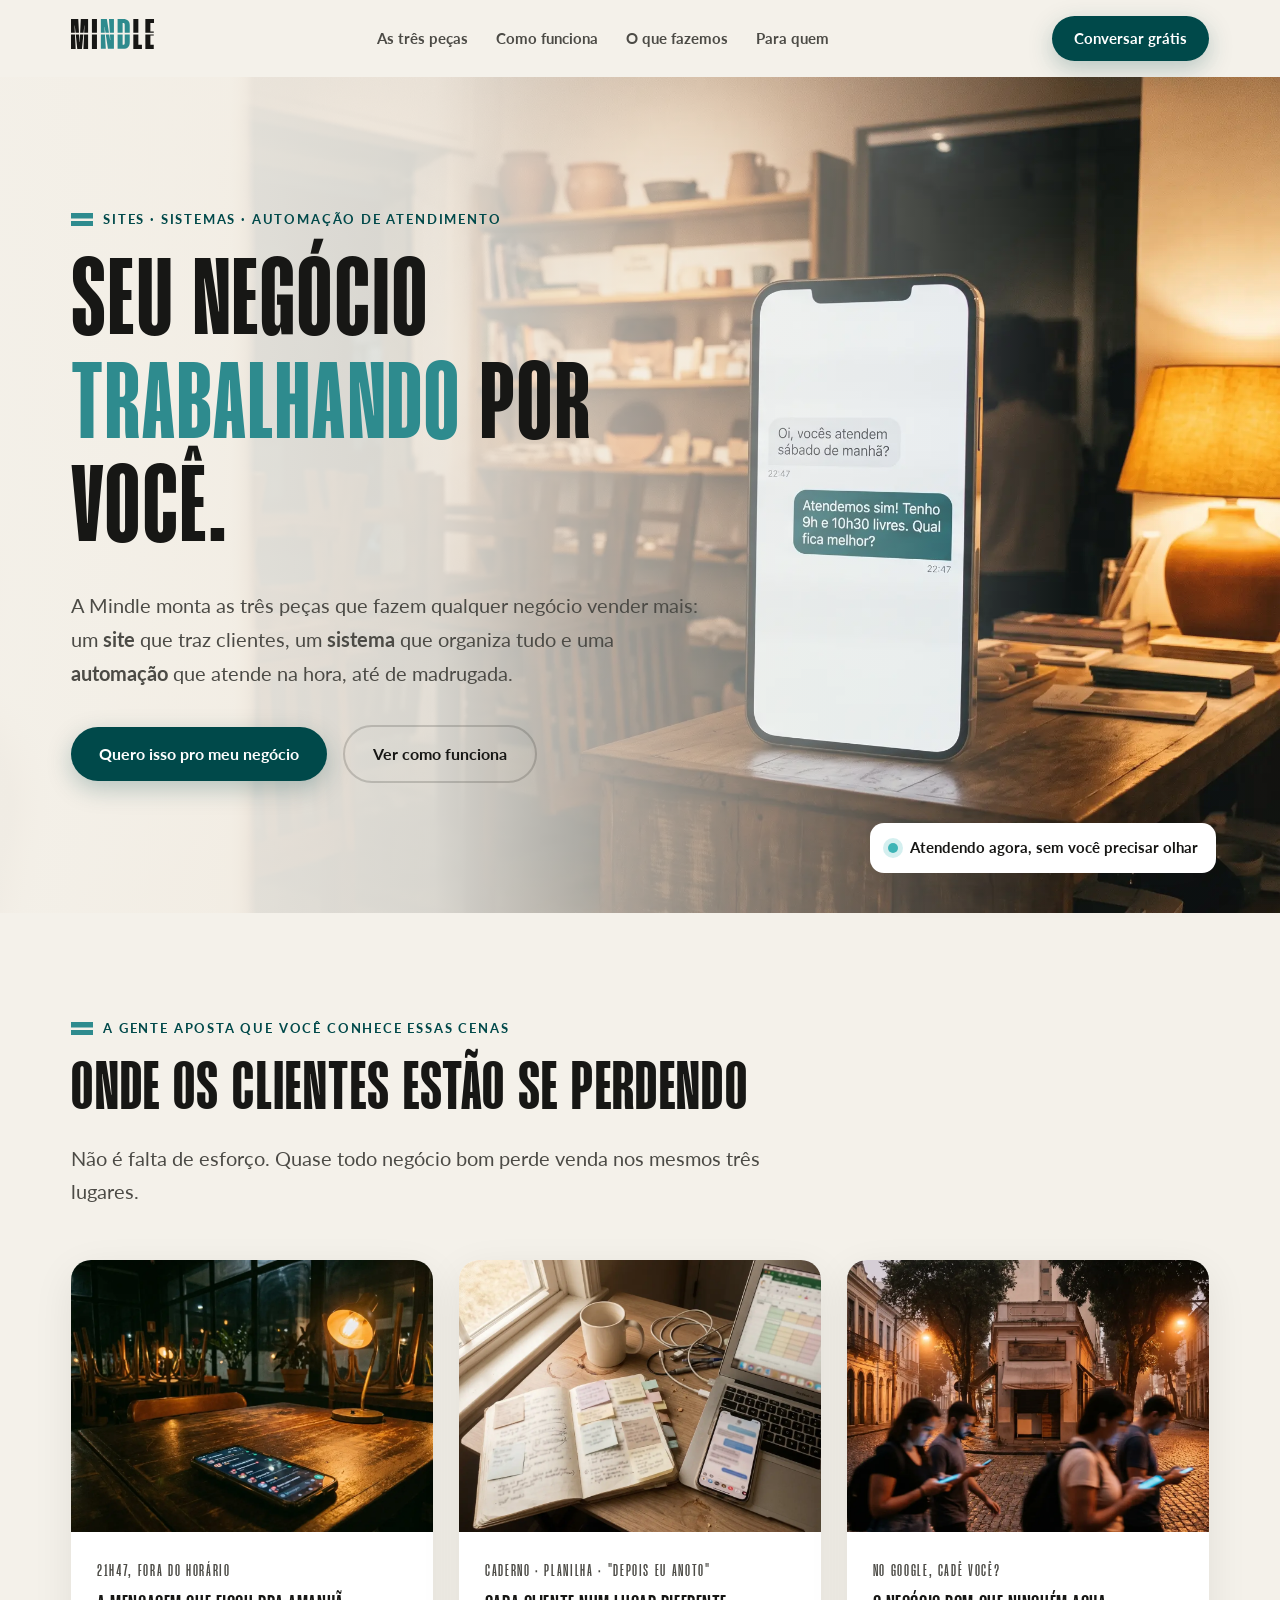
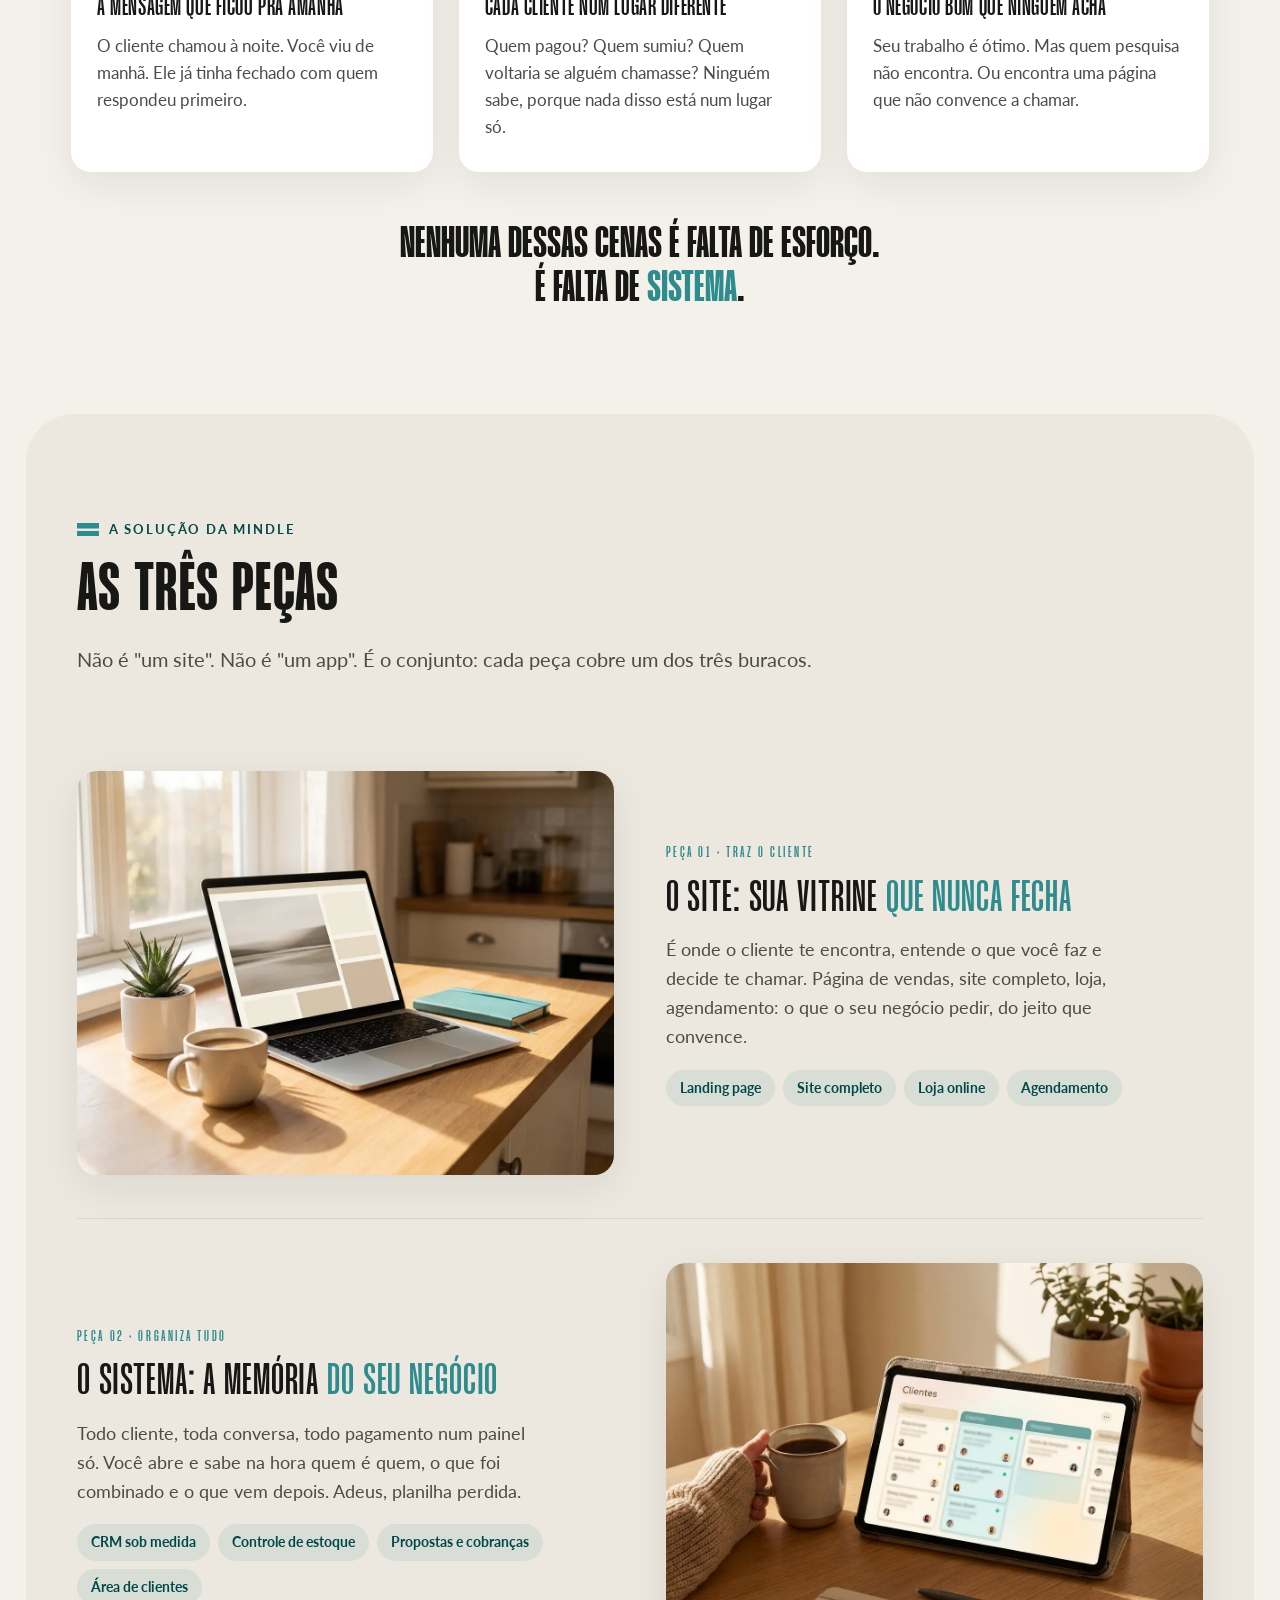
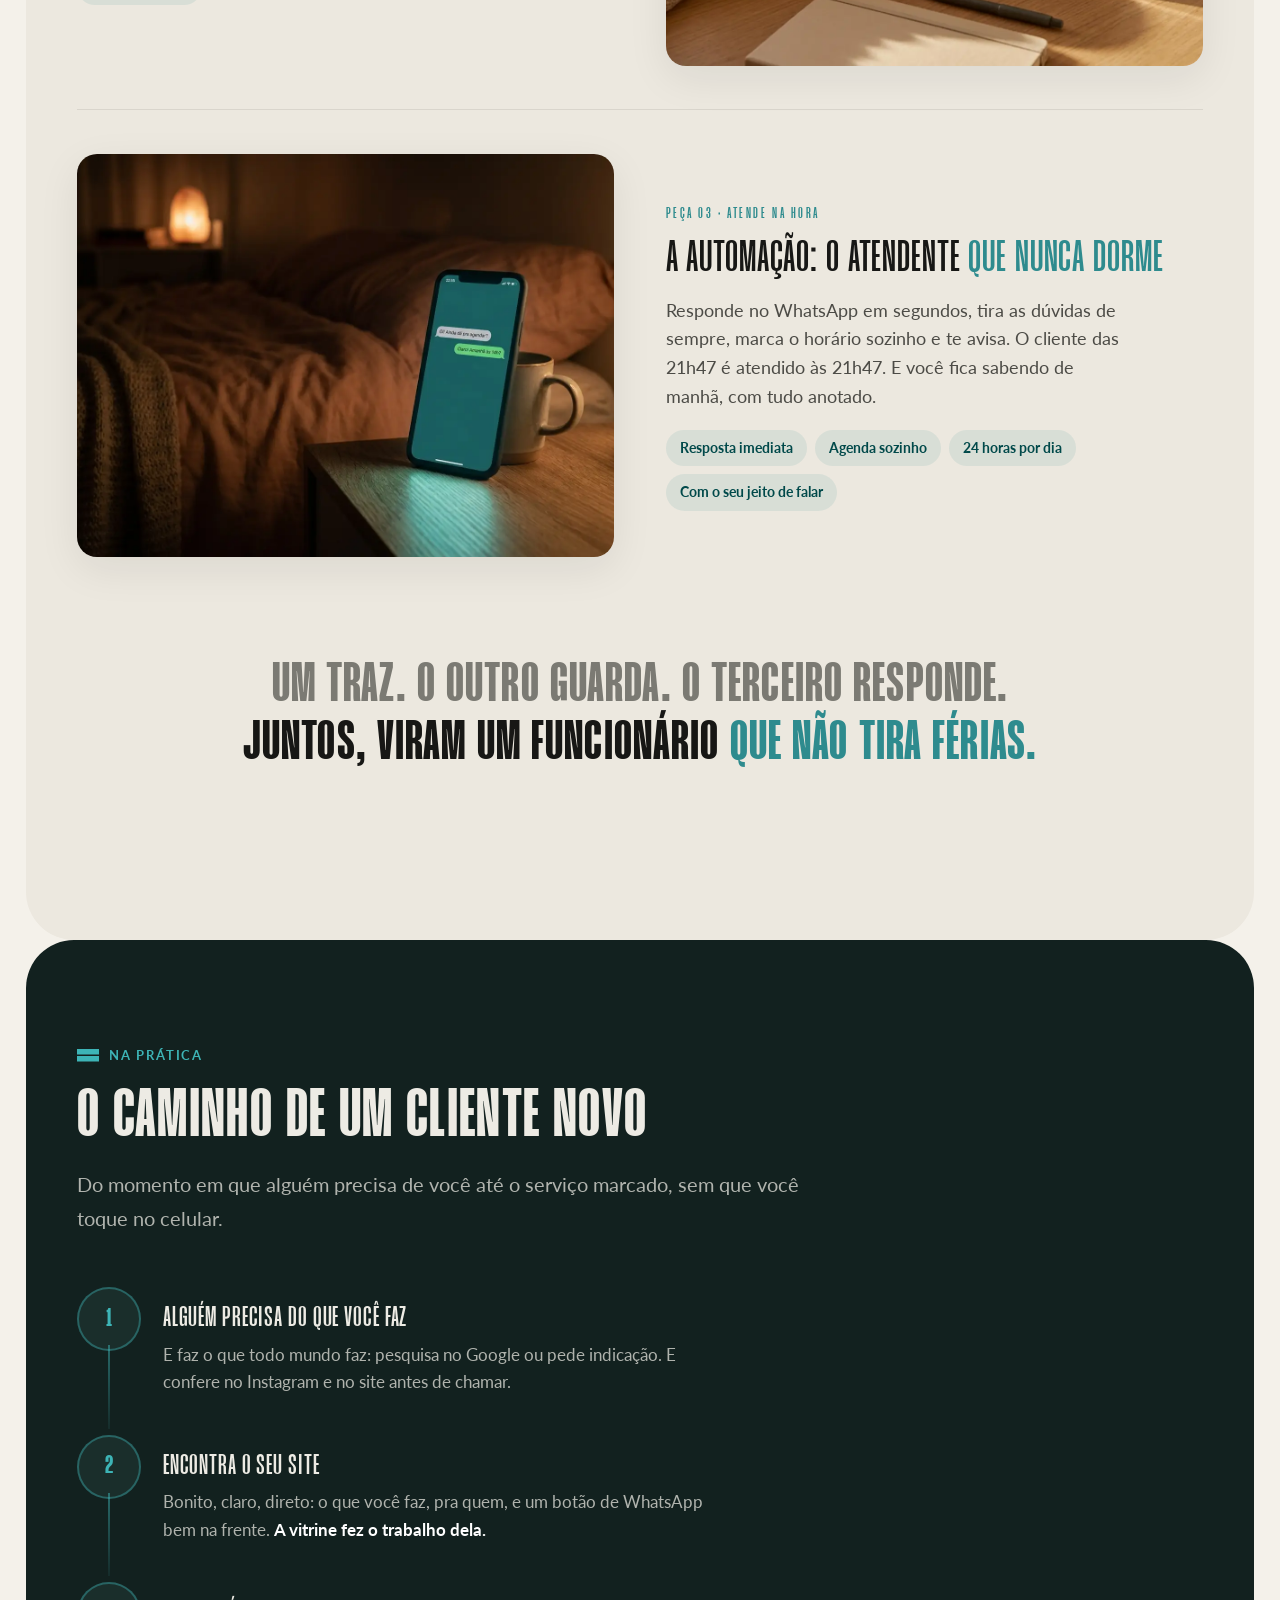
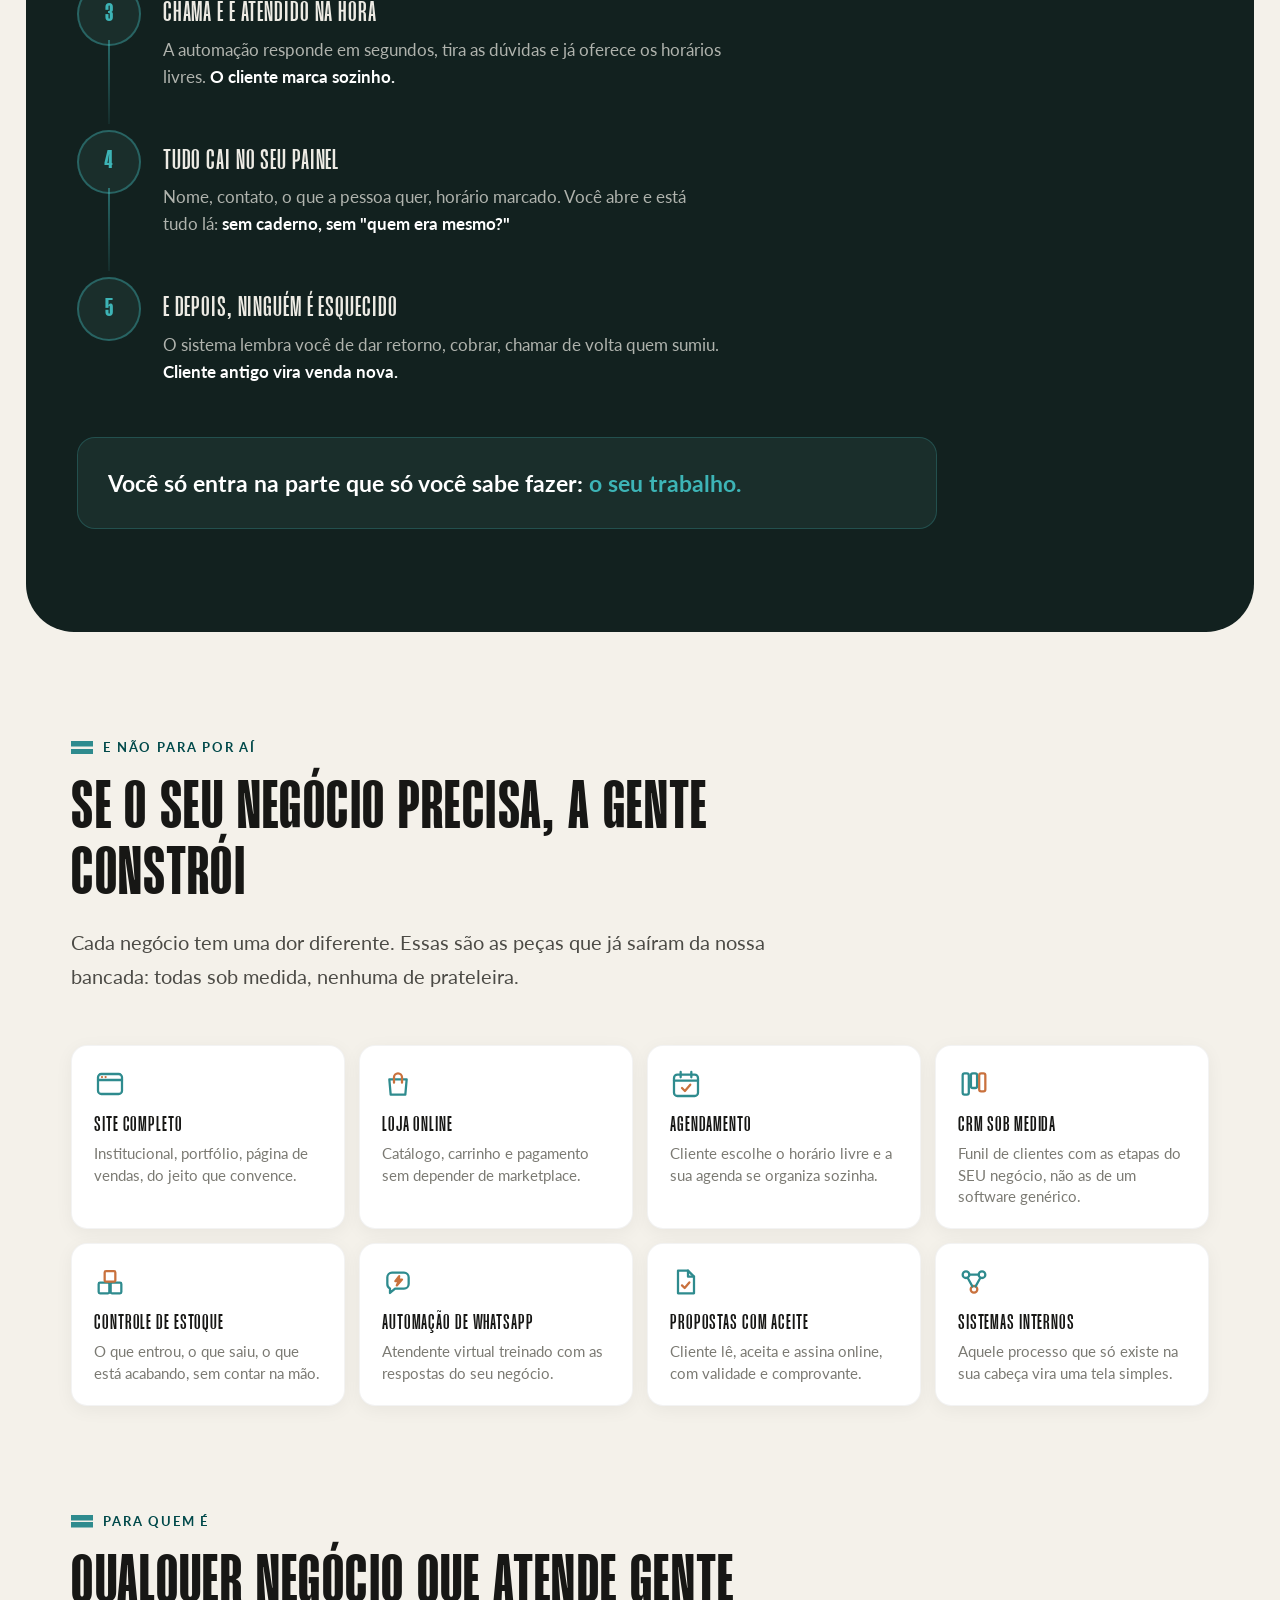
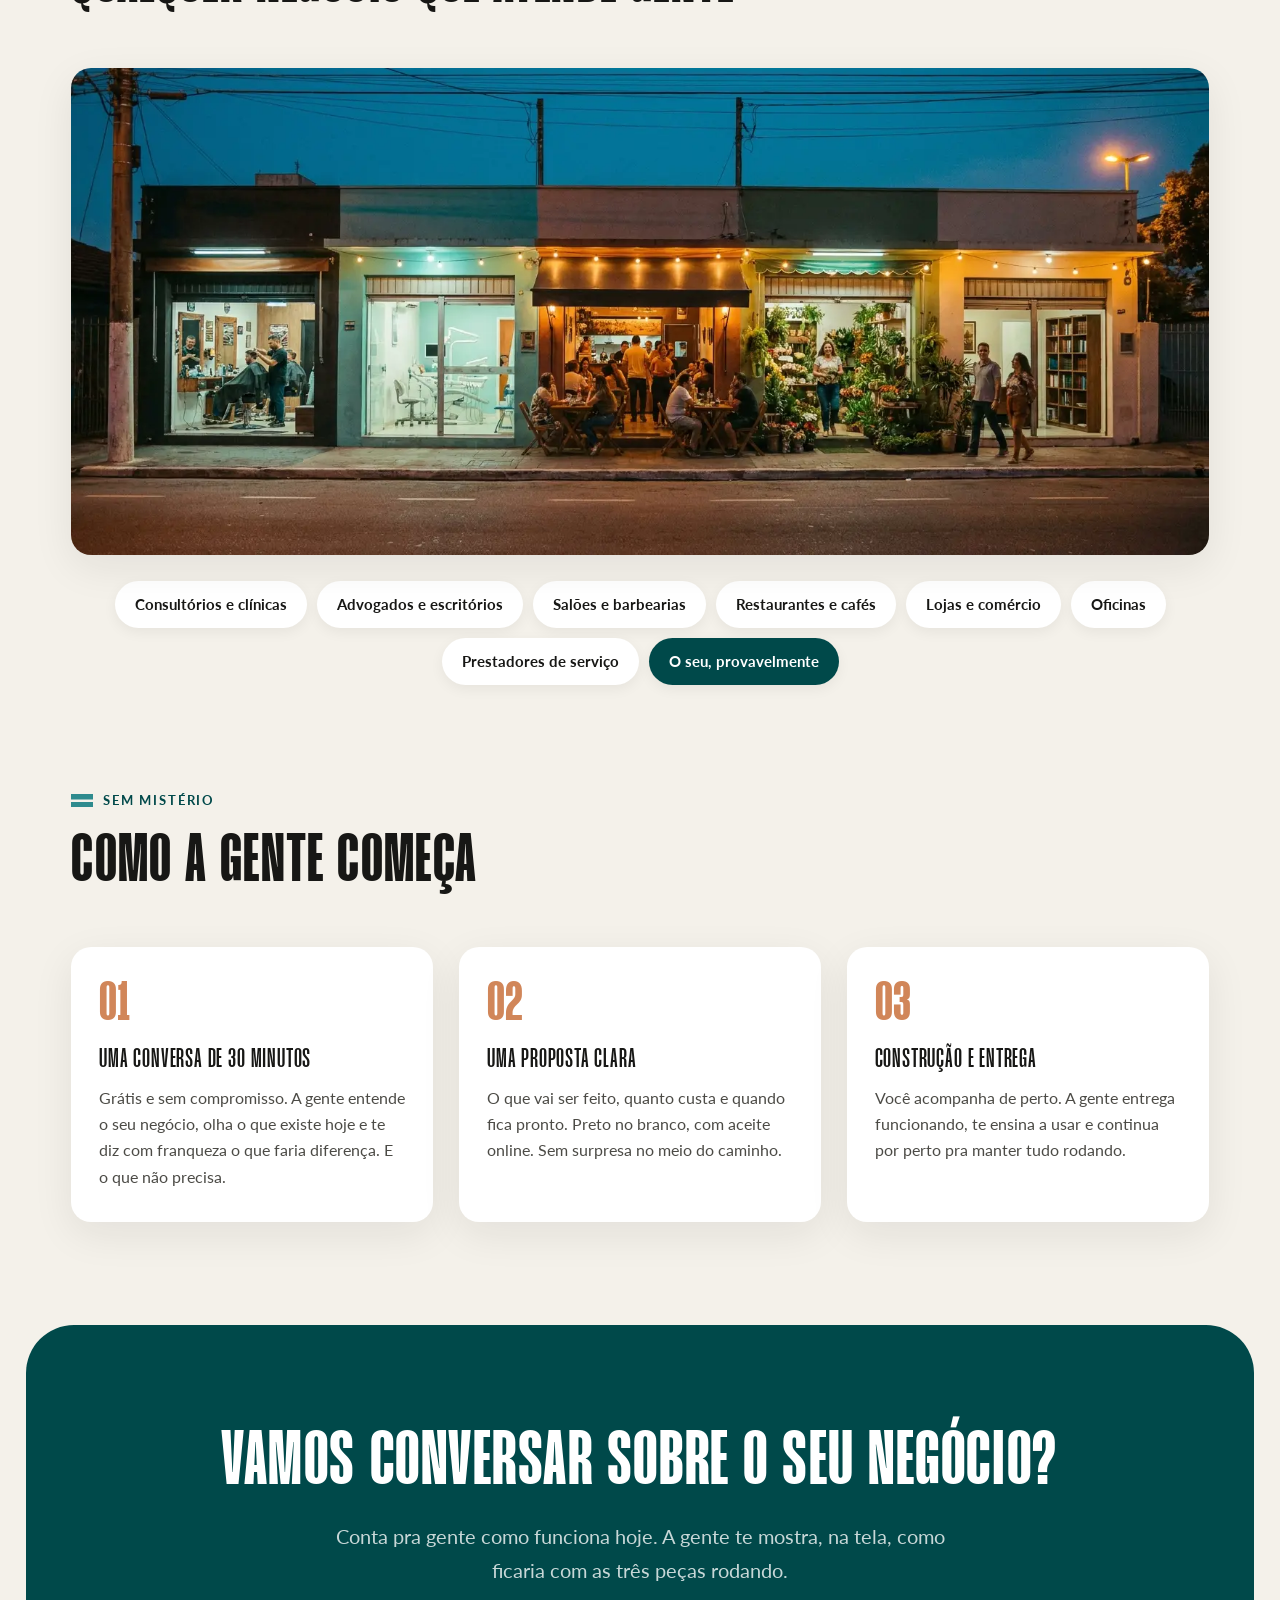
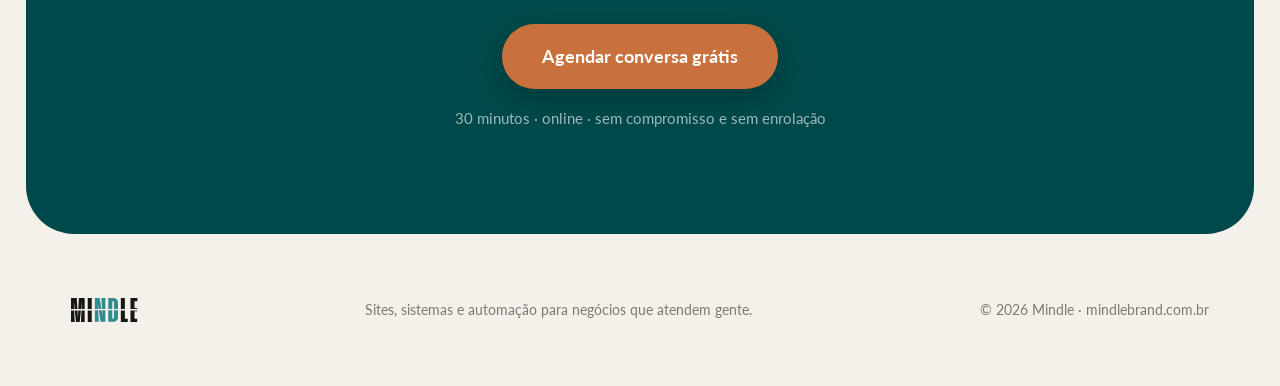
<file: index.html>
<!DOCTYPE html>
<html lang="pt-BR">
<head>
  <meta charset="UTF-8">
  <meta name="viewport" content="width=device-width, initial-scale=1.0">
  <title>Mindle · Site, sistema e automação para seu negócio</title>
  <meta name="description" content="A Mindle monta as três peças que fazem um negócio vender mais: site que traz cliente, sistema que organiza tudo e automação que atende até de madrugada.">

  <!-- Open Graph -->
  <meta property="og:title" content="Mindle · seu negócio funcionando por inteiro">
  <meta property="og:description" content="Um site que traz cliente. Um sistema que organiza. Um atendente que nunca dorme. As três peças, juntas.">
  <meta property="og:type" content="website">
  <meta property="og:url" content="https://mindlebrand.com.br/">
  <meta property="og:image" content="https://mindlebrand.com.br/assets/og-image.jpg">
  <meta property="og:image:width" content="1200">
  <meta property="og:image:height" content="630">
  <meta property="og:image:alt" content="Mindle — seu negócio trabalhando por você">
  <meta property="og:locale" content="pt_BR">
  <meta property="og:site_name" content="Mindle">
  <meta name="twitter:card" content="summary_large_image">
  <meta name="twitter:title" content="Mindle · seu negócio funcionando por inteiro">
  <meta name="twitter:description" content="Um site que traz cliente. Um sistema que organiza. Um atendente que nunca dorme. As três peças, juntas.">
  <meta name="twitter:image" content="https://mindlebrand.com.br/assets/og-image.jpg">

  <link rel="canonical" href="https://mindlebrand.com.br/">

  <link rel="icon" type="image/svg+xml" href='data:image/svg+xml,<svg xmlns="http://www.w3.org/2000/svg" viewBox="0 0 64 64"><rect width="64" height="64" rx="9" fill="%23F4F1EA"/><rect x="17" y="13" width="30" height="17" fill="%232E8B8E"/><rect x="17" y="34" width="30" height="18" fill="%232E8B8E"/></svg>'>

  <link rel="preconnect" href="https://fonts.googleapis.com">
  <link rel="preconnect" href="https://fonts.gstatic.com" crossorigin>
  <link href="https://fonts.googleapis.com/css2?family=Lato:ital,wght@0,400;0,700;1,400&display=swap" rel="stylesheet">
  <link rel="preload" as="image" href="assets/novo/hero.webp" media="(min-width: 901px)">
  <link rel="preload" as="image" href="assets/novo/hero-mobile.webp" media="(max-width: 900px)">

  <style>
    /* ════════════════════════════════════════════════════════
       MINDLE / NOVO — página independente, claro-primeiro.
       Não depende de styles.css. Paleta: creme + teal + terracota.
       ════════════════════════════════════════════════════════ */
    @font-face {
      font-family: 'Mango Grotesque';
      src: url('assets/fonts/MangoGrotesque-Medium.woff2') format('woff2');
      font-weight: 500; font-style: normal; font-display: swap;
    }
    @font-face {
      font-family: 'Mango Grotesque';
      src: url('assets/fonts/MangoGrotesque-Bold.woff2') format('woff2');
      font-weight: 700; font-style: normal; font-display: swap;
    }
    @font-face {
      font-family: 'Mango Grotesque';
      src: url('assets/fonts/MangoGrotesque-Black.woff2') format('woff2');
      font-weight: 900; font-style: normal; font-display: swap;
    }

    :root {
      --cream:      #F4F1EA;
      --cream-soft: #ECE8DF;
      --card:       #FFFFFF;
      --ink:        #171715;
      --ink-soft:   #4C4B46;
      --muted:      #7B7A73;

      --teal:        #2E8B8E;
      --teal-deep:   #00494A;
      --teal-bright: #3DB4B6;
      --terra:       #C9713D;
      --terra-soft:  #F3DFCE;

      --dark:       #12211F;
      --dark-2:     #1A2E2B;

      --display: 'Mango Grotesque', 'Arial Narrow', sans-serif;
      --body: 'Lato', sans-serif;

      --h1: clamp(52px, 8.5vw, 124px);
      --h2: clamp(40px, 5.4vw, 78px);
      --h3: clamp(26px, 2.8vw, 38px);

      --pad: clamp(20px, 4vw, 64px);
      --radius: 20px;
      --shadow: 0 12px 40px rgba(23, 23, 21, 0.08);
      --ease: cubic-bezier(0.16, 1, 0.3, 1);
    }

    * { margin: 0; padding: 0; box-sizing: border-box; }
    html { scroll-behavior: smooth; }
    body {
      font-family: var(--body);
      background: var(--cream);
      color: var(--ink);
      font-size: 17.5px;
      line-height: 1.65;
      -webkit-font-smoothing: antialiased;
      overflow-x: hidden;
    }
    img { max-width: 100%; display: block; }
    a { color: inherit; }

    .wrap { max-width: 1240px; margin: 0 auto; padding: 0 var(--pad); }

    .display { font-family: var(--display); font-weight: 700; line-height: 0.95; letter-spacing: 0.02em; text-transform: uppercase; }
    .h2 { font-size: var(--h2); }
    .h3 { font-size: var(--h3); line-height: 1.05; font-weight: 500; }

    .eyebrow {
      display: inline-flex; align-items: center; gap: 10px;
      font-size: 13px; font-weight: 700; letter-spacing: 0.14em; text-transform: uppercase;
      color: var(--teal-deep);
    }
    .eyebrow::before {
      content: ''; width: 22px; height: 13px; flex: none;
      background:
        linear-gradient(var(--teal) 0 0) top left / 100% 5.5px no-repeat,
        linear-gradient(var(--teal) 0 0) bottom left / 100% 5.5px no-repeat;
    }

    .lead { font-size: clamp(18px, 1.6vw, 22px); color: var(--ink-soft); }

    /* Revelação no scroll — o estado oculto só existe com JS ativo (html.js) */
    html.js .rv { opacity: 0; transform: translateY(26px); transition: opacity 0.9s var(--ease), transform 0.9s var(--ease); }
    html.js .rv.on { opacity: 1; transform: none; }
    html.js .rv-d1 { transition-delay: 0.08s; } html.js .rv-d2 { transition-delay: 0.16s; } html.js .rv-d3 { transition-delay: 0.24s; }
    @media (prefers-reduced-motion: reduce) { html.js .rv { opacity: 1; transform: none; transition: none; } }

    /* ── Header ─────────────────────────────────────────── */
    .top {
      position: sticky; top: 0; z-index: 50;
      background: rgba(244, 241, 234, 0.88);
      backdrop-filter: blur(14px); -webkit-backdrop-filter: blur(14px);
      transition: box-shadow 0.4s;
    }
    .top.scrolled { box-shadow: 0 1px 0 rgba(23,23,21,0.08), 0 8px 30px rgba(23,23,21,0.06); }
    .top-inner { display: flex; align-items: center; justify-content: space-between; gap: 24px; padding: 16px var(--pad); max-width: 1240px; margin: 0 auto; }
    .brand-mark { height: 30px; width: auto; color: var(--ink); }
    .top-nav { display: flex; gap: 28px; font-size: 15px; font-weight: 700; }
    .top-nav a { text-decoration: none; color: var(--ink-soft); transition: color 0.25s; }
    .top-nav a:hover { color: var(--teal-deep); }
    @media (max-width: 980px) { .top-nav { display: none; } }

    .btn {
      display: inline-block; text-decoration: none; font-weight: 700;
      border-radius: 999px; padding: 14px 28px; font-size: 16px;
      transition: transform 0.3s var(--ease), box-shadow 0.3s, background 0.3s;
    }
    .btn:hover { transform: translateY(-2px); }
    .btn-solid { background: var(--teal-deep); color: #fff; box-shadow: 0 8px 24px rgba(0, 73, 74, 0.25); }
    .btn-solid:hover { background: var(--teal); }
    .btn-ghost { border: 2px solid rgba(23,23,21,0.18); color: var(--ink); }
    .btn-ghost:hover { border-color: var(--teal); color: var(--teal-deep); }
    .btn-sm { padding: 10px 22px; font-size: 15px; }

    /* ── Hero ───────────────────────────────────────────── */
    .hero { position: relative; padding: clamp(48px, 7vw, 96px) 0 clamp(56px, 7vw, 100px); }
    .hero-grid > div { max-width: 640px; }

    /* Desktop: a foto ocupa a seção inteira (100% da viewport) como fundo,
       com véu creme da esquerda pra direita pra segurar o texto escuro. */
    @media (min-width: 901px) {
      .hero {
        display: flex; align-items: center;
        min-height: calc(100svh - 64px);
        background-image:
          linear-gradient(90deg,
            rgba(244,241,234,0.97) 0%,
            rgba(244,241,234,0.88) 34%,
            rgba(244,241,234,0.45) 60%,
            rgba(244,241,234,0.05) 84%),
          url('assets/novo/hero.webp');
        background-size: cover;
        background-position: center right;
        background-repeat: no-repeat;
      }
      .hero-grid { flex: 1; }
    }

    .hero h1 { font-size: var(--h1); margin: 18px 0 26px; }
    .hero h1 .tx { color: var(--teal); }
    .hero .lead { max-width: 54ch; }
    .hero-cta { display: flex; flex-wrap: wrap; align-items: center; gap: 16px; margin-top: 34px; }

    .hero-badge {
      position: absolute; right: clamp(20px, 5vw, 72px); bottom: clamp(20px, 3.5vw, 40px);
      background: var(--card); border-radius: 14px; box-shadow: var(--shadow);
      padding: 13px 18px; display: flex; align-items: center; gap: 12px;
      font-size: 14.5px; font-weight: 700; color: var(--ink);
    }
    .hero-badge .dot { width: 10px; height: 10px; border-radius: 50%; background: var(--teal-bright); box-shadow: 0 0 0 5px rgba(61,180,182,0.22); animation: pulse 2.4s infinite; }
    @keyframes pulse { 0%,100% { box-shadow: 0 0 0 4px rgba(61,180,182,0.22); } 50% { box-shadow: 0 0 0 9px rgba(61,180,182,0.08); } }
    /* Hero no mobile: a foto (versão vertical exclusiva) vira o fundo da seção,
       com véu creme no topo pra segurar a leitura do texto escuro e fade na base
       pra emendar na seção seguinte. */
    @media (max-width: 900px) {
      .hero {
        background-image:
          linear-gradient(180deg,
            rgba(244,241,234,0.96) 0%,
            rgba(244,241,234,0.78) 30%,
            rgba(244,241,234,0.30) 55%,
            rgba(244,241,234,0) 72%,
            rgba(244,241,234,0) 86%,
            rgba(244,241,234,0.9) 100%),
          url('assets/novo/hero-mobile.webp');
        background-size: cover;
        background-position: center bottom;
        background-repeat: no-repeat;
        padding-bottom: min(320px, 42vh);
      }
      .hero-badge { right: 16px; bottom: 18px; }
      .hero .btn-ghost { background: rgba(244,241,234,0.82); border-color: rgba(23,23,21,0.25); }
    }

    /* ── Cenas (dores) ──────────────────────────────────── */
    section { padding: clamp(64px, 8vw, 120px) 0; }
    .sec-head { max-width: 760px; margin-bottom: clamp(36px, 4vw, 56px); }
    .sec-head .h2 { margin: 14px 0 18px; }

    .cenas-grid { display: grid; grid-template-columns: repeat(3, 1fr); gap: clamp(18px, 2vw, 28px); }
    .cena {
      background: var(--card); border-radius: var(--radius); overflow: hidden;
      box-shadow: var(--shadow); display: flex; flex-direction: column;
      transition: transform 0.45s var(--ease);
    }
    .cena:hover { transform: translateY(-6px); }
    .cena img { aspect-ratio: 4 / 3; object-fit: cover; width: 100%; }
    .cena-body { padding: 26px 26px 30px; }
    .cena-body .h3 { font-size: clamp(24px, 2.2vw, 30px); margin-bottom: 10px; }
    .cena-body p { color: var(--ink-soft); font-size: 16.5px; }
    .cena-hora { font-family: var(--display); font-weight: 500; font-size: 16px; letter-spacing: 0.1em; color: var(--terra); text-transform: uppercase; margin-bottom: 8px; }
    .cenas-dica { display: none; }

    /* Mobile: as três cenas viram um carrossel de swipe */
    @media (max-width: 900px) {
      .cenas-grid {
        display: flex; gap: 14px;
        overflow-x: auto; scroll-snap-type: x mandatory;
        margin: 0 calc(-1 * var(--pad));
        padding: 6px var(--pad) 12px;
        scrollbar-width: none;
        -webkit-overflow-scrolling: touch;
      }
      .cenas-grid::-webkit-scrollbar { display: none; }
      .cena { flex: 0 0 min(82vw, 360px); scroll-snap-align: center; }
      .cenas-dica {
        display: flex; align-items: center; gap: 8px;
        font-size: 13px; font-weight: 700; letter-spacing: 0.1em;
        text-transform: uppercase; color: var(--teal-deep);
        margin: -8px 0 16px;
      }
      .cenas-dica::after { content: '→'; animation: dica 1.6s infinite; }

      /* Com JS ativo o scroll vertical passa a guiar o trilho: .cenas-stage é
         o contêiner de referência do miolo grudado (.wrap), com altura via JS
         = altura do miolo + espaço extra de rolagem. O fecho fica FORA do
         stage (fora até de .cenas-stage, num .wrap irmão), então nunca entra
         nessa conta e nunca aparece por baixo dos cards ainda fixos. Sem JS,
         fica o swipe manual acima. */
      html.js .cenas-dica { display: none; }
      html.js .cenas-stage { position: relative; }
      html.js .cenas-stage .wrap {
        position: sticky; top: 64px;
        min-height: calc(100svh - 64px);
        display: flex; flex-direction: column; justify-content: center;
      }
      html.js .cenas-stage .sec-head { margin-bottom: 20px; }
      html.js .cenas-grid { overflow-x: hidden; scroll-snap-type: none; }
    }
    @keyframes dica { 0%, 100% { transform: translateX(0); } 50% { transform: translateX(6px); } }

    .cenas-fecho { margin-top: clamp(36px, 4vw, 54px); text-align: center; }
    .cenas-fecho p { font-family: var(--display); font-weight: 700; text-transform: uppercase; font-size: clamp(26px, 3.4vw, 44px); line-height: 1.02; }
    .cenas-fecho .tx { color: var(--teal); }

    /* ── As três peças ──────────────────────────────────── */
    .pecas { background: var(--cream-soft); border-radius: clamp(24px, 4vw, 48px); }
    .peca {
      display: grid; grid-template-columns: 1fr 1fr; gap: clamp(28px, 4vw, 72px);
      align-items: center; padding: clamp(28px, 3.4vw, 52px) 0;
    }
    .peca + .peca { border-top: 1px solid rgba(23,23,21,0.09); }
    .peca:nth-child(even) .peca-fig { order: -1; }
    @media (max-width: 900px) {
      .peca { grid-template-columns: 1fr; }
      /* No mobile a imagem vem sempre primeiro (a alternação de desktop conta
         .sec-head como irmão de .peca, o que desalinha a paridade par/ímpar
         aqui: sem isso a Peça 02 saía com a foto embaixo). */
      .peca-fig { order: -1; }
    }

    .peca-num {
      font-family: var(--display); font-weight: 500; font-size: 16px; letter-spacing: 0.16em;
      color: var(--teal); text-transform: uppercase; margin-bottom: 10px; display: block;
    }
    .peca .h3 { font-size: clamp(30px, 3.4vw, 48px); margin-bottom: 14px; }
    .peca .h3 em { font-style: normal; color: var(--teal); }
    .peca p { color: var(--ink-soft); max-width: 46ch; }
    .peca-lista { margin-top: 18px; display: flex; flex-wrap: wrap; gap: 8px; }
    .peca-lista span {
      font-size: 13.5px; font-weight: 700; padding: 7px 14px; border-radius: 999px;
      background: rgba(46,139,142,0.10); color: var(--teal-deep);
    }
    .peca-fig img { border-radius: var(--radius); box-shadow: var(--shadow); aspect-ratio: 4/3; object-fit: cover; width: 100%; }

    .pecas-fecho {
      text-align: center; padding: clamp(36px, 4.5vw, 64px) var(--pad) clamp(44px, 5vw, 72px);
      max-width: 900px; margin: 0 auto;
    }
    .pecas-fecho p { font-family: var(--display); font-weight: 700; text-transform: uppercase; letter-spacing: 0.02em; font-size: clamp(30px, 4.4vw, 62px); line-height: 1.02; }
    .pecas-fecho .um { color: var(--muted); }
    .pecas-fecho .tx { color: var(--teal); }

    /* ── Como funciona (dark) ───────────────────────────── */
    .fluxo { background: var(--dark); color: #EDEBE4; border-radius: clamp(24px, 4vw, 48px); }
    .fluxo .eyebrow { color: var(--teal-bright); }
    .fluxo .eyebrow::before { background:
        linear-gradient(var(--teal-bright) 0 0) top left / 100% 5.5px no-repeat,
        linear-gradient(var(--teal-bright) 0 0) bottom left / 100% 5.5px no-repeat; }
    .fluxo .sec-head .lead { color: rgba(237,235,228,0.72); }

    .passos { display: grid; gap: 0; max-width: 860px; }
    .passo { display: grid; grid-template-columns: 64px 1fr; gap: 22px; position: relative; padding-bottom: clamp(28px, 3vw, 42px); }
    .passo:last-child { padding-bottom: 0; }
    .passo::before {
      content: ''; position: absolute; left: 31px; top: 58px; bottom: 6px; width: 2px;
      background: linear-gradient(rgba(61,180,182,0.5), rgba(61,180,182,0.08));
    }
    .passo:last-child::before { display: none; }
    .passo-n {
      width: 64px; height: 64px; border-radius: 50%; flex: none;
      background: var(--dark-2); border: 2px solid rgba(61,180,182,0.4);
      display: grid; place-items: center;
      font-family: var(--display); font-weight: 700; font-size: 26px; color: var(--teal-bright);
    }
    .passo h4 { font-family: var(--display); font-weight: 500; text-transform: uppercase; letter-spacing: 0.03em; font-size: clamp(23px, 2.3vw, 31px); line-height: 1.04; margin: 16px 0 8px; }
    .passo p { color: rgba(237,235,228,0.72); max-width: 56ch; font-size: 16.5px; }
    .passo strong { color: #fff; }

    .fluxo-fecho {
      margin-top: clamp(36px, 4vw, 56px); padding: 26px 30px;
      background: var(--dark-2); border-radius: 18px; border: 1px solid rgba(61,180,182,0.25);
      max-width: 860px;
    }
    .fluxo-fecho p { font-size: clamp(19px, 1.8vw, 24px); font-weight: 700; color: #fff; }
    .fluxo-fecho .tx { color: var(--teal-bright); }

    /* ── Além (capacidades) ─────────────────────────────── */
    .alem-grid { display: grid; grid-template-columns: repeat(auto-fill, minmax(230px, 1fr)); gap: 14px; }
    .alem-item {
      background: var(--card); border-radius: 16px; padding: 22px 22px 20px;
      box-shadow: 0 4px 18px rgba(23,23,21,0.05);
      border: 1px solid rgba(23,23,21,0.05);
      transition: transform 0.35s var(--ease), border-color 0.35s;
    }
    .alem-item:hover { transform: translateY(-4px); border-color: rgba(46,139,142,0.4); }
    .alem-item .ico { width: 32px; height: 32px; color: var(--teal); margin-bottom: 14px; display: block; }
    .alem-item .ico .ac { stroke: var(--terra); }
    .alem-item h5 { font-family: var(--display); font-weight: 500; text-transform: uppercase; letter-spacing: 0.04em; font-size: 22px; line-height: 1.04; margin-bottom: 6px; }
    .alem-item p { font-size: 14.5px; color: var(--muted); line-height: 1.5; }

    /* ── Para quem ──────────────────────────────────────── */
    .quem-fig { position: relative; border-radius: var(--radius); overflow: hidden; box-shadow: var(--shadow); }
    .quem-fig img { width: 100%; aspect-ratio: 21 / 9; object-fit: cover; }
    @media (max-width: 700px) { .quem-fig img { aspect-ratio: 4 / 3; } }
    .quem-chips { display: flex; flex-wrap: wrap; gap: 10px; margin-top: 26px; justify-content: center; }
    .quem-chips span {
      background: var(--card); border-radius: 999px; padding: 11px 20px;
      font-weight: 700; font-size: 15px; box-shadow: 0 4px 14px rgba(23,23,21,0.06);
    }
    .quem-chips .mais { background: var(--teal-deep); color: #fff; }

    /* ── Começo (3 passos) ──────────────────────────────── */
    .comeco-grid { display: grid; grid-template-columns: repeat(3, 1fr); gap: clamp(18px, 2vw, 28px); counter-reset: passo; }
    @media (max-width: 860px) { .comeco-grid { grid-template-columns: 1fr; } }
    .comeco-card {
      background: var(--card); border-radius: var(--radius); padding: 30px 28px 32px;
      box-shadow: var(--shadow); position: relative;
    }
    .comeco-card::before {
      counter-increment: passo; content: counter(passo, decimal-leading-zero);
      font-family: var(--display); font-weight: 700; font-size: 56px; line-height: 1;
      color: var(--terra); opacity: 0.85; display: block; margin-bottom: 14px;
    }
    .comeco-card h4 { font-family: var(--display); font-weight: 500; text-transform: uppercase; letter-spacing: 0.03em; font-size: clamp(24px, 2.1vw, 29px); line-height: 1.04; margin-bottom: 10px; }
    .comeco-card p { color: var(--ink-soft); font-size: 16px; }

    /* ── CTA final ──────────────────────────────────────── */
    .cta-fim { background: var(--teal-deep); color: #fff; border-radius: clamp(24px, 4vw, 48px); text-align: center; }
    .cta-fim .display { font-size: clamp(42px, 6vw, 92px); }
    .cta-fim .lead { color: rgba(255,255,255,0.78); max-width: 52ch; margin: 20px auto 0; }
    .cta-fim .btn-solid { background: #C9713D; color: #fff; box-shadow: 0 10px 30px rgba(0,0,0,0.2); margin-top: 36px; font-size: 18px; padding: 18px 40px; }
    .cta-fim .btn-solid:hover { background: #fff; color: var(--teal-deep); }
    .cta-fim .nota { display: block; margin-top: 18px; font-size: 14.5px; color: rgba(255,255,255,0.62); }

    /* ── Footer ─────────────────────────────────────────── */
    footer { padding: clamp(40px, 5vw, 64px) 0; }
    .foot-inner { display: flex; flex-wrap: wrap; align-items: center; justify-content: space-between; gap: 18px; }
    .foot-inner .brand-mark { height: 24px; color: var(--ink); }
    .foot-inner p { font-size: 14px; color: var(--muted); }
    .foot-inner a { color: var(--teal-deep); font-weight: 700; text-decoration: none; }

    /* Seções com "cartão" arredondado ganham margem lateral no desktop */
    .bleed { margin: 0 clamp(0px, 2vw, 32px); }
  </style>
</head>
<body>

  <!-- ============ HEADER ============ -->
  <header class="top" id="topo">
    <div class="top-inner">
      <a href="#topo" aria-label="Mindle, início">
        <svg class="brand-mark" viewBox="0 0 540 194" fill="none" xmlns="http://www.w3.org/2000/svg" aria-hidden="true">
          <path d="M30.3271 193.266H0V100.266H25.6182L30.3271 193.266ZM70.5791 193.266H40.5273L30.7168 100.266H52.249L54.8643 148.878H56.2422L58.5869 100.266H80.1006L70.5791 193.266ZM110.556 193.266H80.2285L84.6572 100.266H110.556V193.266ZM167.776 193.266H135.243V100.266H167.776V193.266ZM51.6572 89.2656H29.5566L26.7422 62.584L24.2617 42.458L22.8828 42.7334L23.71 62.584L25.0605 89.2656H0V0.275391H46.8691L51.6572 89.2656ZM110.556 89.2656H85.1807L87.3965 42.7334L86.0186 42.458L81.2266 89.2656H59.1182L63.4111 0.275391H110.556V89.2656ZM167.776 89.2656H135.243V0.275391H167.776V89.2656Z" fill="currentColor"/>
          <path d="M435.569 167.074H458.729V193.266H403.037V100.531H435.569V167.074ZM535.214 106.972H513.434V167.074H535.214V193.266H480.9V100.531H535.214V106.972ZM435.569 89.5312H403.037V0H435.569V89.5312ZM536.867 26.1914H513.434V80.7803H535.214V89.5312H480.9V0H536.867V26.1914Z" fill="currentColor"/>
          <path d="M225.294 192.99H193.037V99.9902H219.349L225.294 192.99ZM277.677 192.99H238.803L224.821 99.9902H247.324L252.863 135.92L254.242 135.645L251.923 99.9902H277.677V192.99ZM379.899 151.084C379.899 165.42 376.223 175.988 368.871 182.789C361.519 189.59 351.686 192.99 339.371 192.99H301.324V99.9902H333.857V166.799H339.371C344.701 166.799 347.366 163.031 347.366 155.495V99.9902H379.899V151.084ZM245.629 88.9902H223.167L220.606 71.958L217.299 52.1074L215.92 52.3828L217.574 72.2334L218.646 88.9902H193.037V0H231.91L245.629 88.9902ZM277.677 88.9902H251.208L245.42 0H277.677V88.9902ZM339.371 0C351.502 5.37728e-06 361.244 3.40058 368.596 10.2012C376.131 16.818 379.899 27.2947 379.899 41.6309V88.9902H347.366V36.9443C347.366 29.5924 344.701 25.916 339.371 25.916H333.857V88.9902H301.324V0H339.371Z" fill="#2E8B8E"/>
        </svg>
      </a>
      <nav class="top-nav" aria-label="Navegação principal">
        <a href="#pecas">As três peças</a>
        <a href="#fluxo">Como funciona</a>
        <a href="#alem">O que fazemos</a>
        <a href="#quem">Para quem</a>
      </nav>
      <a class="btn btn-solid btn-sm" href="diagnostico.html">Conversar grátis</a>
    </div>
  </header>

  <main>

    <!-- ============ HERO ============ -->
    <section class="hero">
      <div class="wrap hero-grid">
        <div>
          <p class="eyebrow rv">Sites · Sistemas · Automação de atendimento</p>
          <h1 class="display rv rv-d1">Seu negócio <span class="tx">trabalhando</span> por você.</h1>
          <p class="lead rv rv-d2">A Mindle monta as três peças que fazem qualquer negócio vender mais: um <strong>site</strong> que traz clientes, um <strong>sistema</strong> que organiza tudo e uma <strong>automação</strong> que atende na hora, até de madrugada.</p>
          <div class="hero-cta rv rv-d3">
            <a class="btn btn-solid" href="diagnostico.html">Quero isso pro meu negócio</a>
            <a class="btn btn-ghost" href="#cenas">Ver como funciona</a>
          </div>
        </div>
      </div>
      <div class="hero-badge rv rv-d3"><span class="dot"></span> Atendendo agora, sem você precisar olhar</div>
    </section>

    <!-- ============ CENAS ============ -->
    <section id="cenas">
      <div class="cenas-stage">
      <div class="wrap">
        <div class="sec-head">
          <p class="eyebrow rv">A gente aposta que você conhece essas cenas</p>
          <h2 class="h2 display rv rv-d1">Onde os clientes estão se perdendo</h2>
          <p class="lead rv rv-d2">Não é falta de esforço. Quase todo negócio bom perde venda nos mesmos três lugares.</p>
        </div>

        <p class="cenas-dica rv">Arraste pro lado</p>
        <div class="cenas-grid">
          <article class="cena rv">
            <img src="assets/novo/cena-noite.webp" alt="Celular sobre a mesa à noite com mensagens não lidas" loading="lazy">
            <div class="cena-body">
              <p class="cena-hora">21h47, fora do horário</p>
              <h3 class="h3 display">A mensagem que ficou pra amanhã</h3>
              <p>O cliente chamou à noite. Você viu de manhã. Ele já tinha fechado com quem respondeu primeiro.</p>
            </div>
          </article>

          <article class="cena rv rv-d1">
            <img src="assets/novo/cena-bagunca.webp" alt="Mesa com caderno de anotações, post-its e planilha aberta" loading="lazy">
            <div class="cena-body">
              <p class="cena-hora">Caderno · planilha · "depois eu anoto"</p>
              <h3 class="h3 display">Cada cliente num lugar diferente</h3>
              <p>Quem pagou? Quem sumiu? Quem voltaria se alguém chamasse? Ninguém sabe, porque nada disso está num lugar só.</p>
            </div>
          </article>

          <article class="cena rv rv-d2">
            <img src="assets/novo/cena-invisivel.webp" alt="Fachada de um bom negócio passando despercebida enquanto pessoas olham o celular" loading="lazy">
            <div class="cena-body">
              <p class="cena-hora">No Google, cadê você?</p>
              <h3 class="h3 display">O negócio bom que ninguém acha</h3>
              <p>Seu trabalho é ótimo. Mas quem pesquisa não encontra. Ou encontra uma página que não convence a chamar.</p>
            </div>
          </article>
        </div>
      </div>
      </div>

      <div class="wrap">
        <div class="cenas-fecho rv">
          <p>Nenhuma dessas cenas é falta de esforço.<br>É falta de <span class="tx">sistema</span>.</p>
        </div>
      </div>
    </section>

    <!-- ============ AS TRÊS PEÇAS ============ -->
    <section class="pecas bleed" id="pecas">
      <div class="wrap">
        <div class="sec-head">
          <p class="eyebrow rv">A solução da Mindle</p>
          <h2 class="h2 display rv rv-d1">As três peças</h2>
          <p class="lead rv rv-d2">Não é "um site". Não é "um app". É o conjunto: cada peça cobre um dos três buracos.</p>
        </div>

        <div class="peca">
          <div class="rv">
            <span class="peca-num">Peça 01 · Traz o cliente</span>
            <h3 class="display h3">O site: sua vitrine <em>que nunca fecha</em></h3>
            <p>É onde o cliente te encontra, entende o que você faz e decide te chamar. Página de vendas, site completo, loja, agendamento: o que o seu negócio pedir, do jeito que convence.</p>
            <div class="peca-lista">
              <span>Landing page</span><span>Site completo</span><span>Loja online</span><span>Agendamento</span>
            </div>
          </div>
          <figure class="peca-fig rv rv-d1">
            <img src="assets/novo/peca-site.webp" alt="Notebook em bancada clara mostrando um site bonito e organizado" loading="lazy">
          </figure>
        </div>

        <div class="peca">
          <div class="rv">
            <span class="peca-num">Peça 02 · Organiza tudo</span>
            <h3 class="display h3">O sistema: a memória <em>do seu negócio</em></h3>
            <p>Todo cliente, toda conversa, todo pagamento num painel só. Você abre e sabe na hora quem é quem, o que foi combinado e o que vem depois. Adeus, planilha perdida.</p>
            <div class="peca-lista">
              <span>CRM sob medida</span><span>Controle de estoque</span><span>Propostas e cobranças</span><span>Área de clientes</span>
            </div>
          </div>
          <figure class="peca-fig rv rv-d1">
            <img src="assets/novo/peca-sistema.webp" alt="Tablet com painel organizado de clientes numa mesa arrumada" loading="lazy">
          </figure>
        </div>

        <div class="peca">
          <div class="rv">
            <span class="peca-num">Peça 03 · Atende na hora</span>
            <h3 class="display h3">A automação: o atendente <em>que nunca dorme</em></h3>
            <p>Responde no WhatsApp em segundos, tira as dúvidas de sempre, marca o horário sozinho e te avisa. O cliente das 21h47 é atendido às 21h47. E você fica sabendo de manhã, com tudo anotado.</p>
            <div class="peca-lista">
              <span>Resposta imediata</span><span>Agenda sozinho</span><span>24 horas por dia</span><span>Com o seu jeito de falar</span>
            </div>
          </div>
          <figure class="peca-fig rv rv-d1">
            <img src="assets/novo/peca-automacao.webp" alt="Celular na mesa de cabeceira respondendo um cliente sozinho durante a noite" loading="lazy">
          </figure>
        </div>
      </div>

      <div class="pecas-fecho rv">
        <p><span class="um">Um traz. O outro guarda. O terceiro responde.</span><br>Juntos, viram um funcionário <span class="tx">que não tira férias.</span></p>
      </div>
    </section>

    <!-- ============ COMO FUNCIONA ============ -->
    <section class="fluxo bleed" id="fluxo">
      <div class="wrap">
        <div class="sec-head">
          <p class="eyebrow rv">Na prática</p>
          <h2 class="h2 display rv rv-d1">O caminho de um cliente novo</h2>
          <p class="lead rv rv-d2">Do momento em que alguém precisa de você até o serviço marcado, sem que você toque no celular.</p>
        </div>

        <div class="passos">
          <div class="passo rv"><div class="passo-n">1</div><div><h4>Alguém precisa do que você faz</h4><p>E faz o que todo mundo faz: pesquisa no Google ou pede indicação. E confere no Instagram e no site antes de chamar.</p></div></div>
          <div class="passo rv"><div class="passo-n">2</div><div><h4>Encontra o seu site</h4><p>Bonito, claro, direto: o que você faz, pra quem, e um botão de WhatsApp bem na frente. <strong>A vitrine fez o trabalho dela.</strong></p></div></div>
          <div class="passo rv"><div class="passo-n">3</div><div><h4>Chama e é atendido na hora</h4><p>A automação responde em segundos, tira as dúvidas e já oferece os horários livres. <strong>O cliente marca sozinho.</strong></p></div></div>
          <div class="passo rv"><div class="passo-n">4</div><div><h4>Tudo cai no seu painel</h4><p>Nome, contato, o que a pessoa quer, horário marcado. Você abre e está tudo lá: <strong>sem caderno, sem "quem era mesmo?"</strong></p></div></div>
          <div class="passo rv"><div class="passo-n">5</div><div><h4>E depois, ninguém é esquecido</h4><p>O sistema lembra você de dar retorno, cobrar, chamar de volta quem sumiu. <strong>Cliente antigo vira venda nova.</strong></p></div></div>
        </div>

        <div class="fluxo-fecho rv">
          <p>Você só entra na parte que só você sabe fazer: <span class="tx">o seu trabalho.</span></p>
        </div>
      </div>
    </section>

    <!-- ============ ALÉM ============ -->
    <section id="alem">
      <div class="wrap">
        <div class="sec-head">
          <p class="eyebrow rv">E não para por aí</p>
          <h2 class="h2 display rv rv-d1">Se o seu negócio precisa, a gente constrói</h2>
          <p class="lead rv rv-d2">Cada negócio tem uma dor diferente. Essas são as peças que já saíram da nossa bancada: todas sob medida, nenhuma de prateleira.</p>
        </div>

        <div class="alem-grid">
          <div class="alem-item rv"><svg class="ico" viewBox="0 0 24 24" fill="none" stroke="currentColor" stroke-width="1.7" stroke-linecap="round" stroke-linejoin="round" aria-hidden="true"><rect x="3" y="4.5" width="18" height="15" rx="2.5"/><path d="M3 9h18"/><path class="ac" d="M6 6.8h.01M8.7 6.8h.01"/></svg><h5>Site completo</h5><p>Institucional, portfólio, página de vendas, do jeito que convence.</p></div>
          <div class="alem-item rv"><svg class="ico" viewBox="0 0 24 24" fill="none" stroke="currentColor" stroke-width="1.7" stroke-linecap="round" stroke-linejoin="round" aria-hidden="true"><path d="M5.5 8.5h13l-1 11.5h-11z"/><path class="ac" d="M9 11V7a3 3 0 0 1 6 0v4"/></svg><h5>Loja online</h5><p>Catálogo, carrinho e pagamento sem depender de marketplace.</p></div>
          <div class="alem-item rv rv-d1"><svg class="ico" viewBox="0 0 24 24" fill="none" stroke="currentColor" stroke-width="1.7" stroke-linecap="round" stroke-linejoin="round" aria-hidden="true"><rect x="3" y="5" width="18" height="16" rx="2.5"/><path d="M3 9.5h18M8 3v4M16 3v4"/><path class="ac" d="m9 15 2.2 2.2 4-4.7"/></svg><h5>Agendamento</h5><p>Cliente escolhe o horário livre e a sua agenda se organiza sozinha.</p></div>
          <div class="alem-item rv rv-d1"><svg class="ico" viewBox="0 0 24 24" fill="none" stroke="currentColor" stroke-width="1.7" stroke-linecap="round" stroke-linejoin="round" aria-hidden="true"><rect x="3.5" y="4" width="4.6" height="16" rx="1.4"/><rect x="9.7" y="4" width="4.6" height="11" rx="1.4"/><rect class="ac" x="15.9" y="4" width="4.6" height="13.5" rx="1.4"/></svg><h5>CRM sob medida</h5><p>Funil de clientes com as etapas do SEU negócio, não as de um software genérico.</p></div>
          <div class="alem-item rv rv-d2"><svg class="ico" viewBox="0 0 24 24" fill="none" stroke="currentColor" stroke-width="1.7" stroke-linecap="round" stroke-linejoin="round" aria-hidden="true"><rect x="3.5" y="12.5" width="8" height="8" rx="1"/><rect x="12.5" y="12.5" width="8" height="8" rx="1"/><rect class="ac" x="8" y="3.8" width="8" height="8" rx="1"/></svg><h5>Controle de estoque</h5><p>O que entrou, o que saiu, o que está acabando, sem contar na mão.</p></div>
          <div class="alem-item rv rv-d2"><svg class="ico" viewBox="0 0 24 24" fill="none" stroke="currentColor" stroke-width="1.7" stroke-linecap="round" stroke-linejoin="round" aria-hidden="true"><path d="M4 8.5A3.5 3.5 0 0 1 7.5 5h9A3.5 3.5 0 0 1 20 8.5v5a3.5 3.5 0 0 1-3.5 3.5H9.8L6 20.2v-3.4A3.5 3.5 0 0 1 4 13.5Z"/><path class="ac" d="M12.9 7.6 10 11.4h2.5L11.1 14.6l3.9-4.4h-2.5z"/></svg><h5>Automação de WhatsApp</h5><p>Atendente virtual treinado com as respostas do seu negócio.</p></div>
          <div class="alem-item rv rv-d3"><svg class="ico" viewBox="0 0 24 24" fill="none" stroke="currentColor" stroke-width="1.7" stroke-linecap="round" stroke-linejoin="round" aria-hidden="true"><path d="M6 3.5h7.5L18 8v12.5H6z"/><path d="M13.5 3.5V8H18"/><path class="ac" d="m9 14.5 2 2 3.5-4.2"/></svg><h5>Propostas com aceite</h5><p>Cliente lê, aceita e assina online, com validade e comprovante.</p></div>
          <div class="alem-item rv rv-d3"><svg class="ico" viewBox="0 0 24 24" fill="none" stroke="currentColor" stroke-width="1.7" stroke-linecap="round" stroke-linejoin="round" aria-hidden="true"><circle cx="6" cy="6.5" r="2.5"/><circle cx="18" cy="6.5" r="2.5"/><circle class="ac" cx="12" cy="17.5" r="2.5"/><path d="M8.5 6.5h7M7.2 8.8l3.6 6.5M16.8 8.8l-3.6 6.5"/></svg><h5>Sistemas internos</h5><p>Aquele processo que só existe na sua cabeça vira uma tela simples.</p></div>
        </div>
      </div>
    </section>

    <!-- ============ PARA QUEM ============ -->
    <section id="quem" style="padding-top:0;">
      <div class="wrap">
        <div class="sec-head">
          <p class="eyebrow rv">Para quem é</p>
          <h2 class="h2 display rv rv-d1">Qualquer negócio que atende gente</h2>
        </div>
        <figure class="quem-fig rv">
          <img src="assets/novo/negocios.webp" alt="Rua com pequenos negócios acesos e movimentados no fim de tarde" loading="lazy">
        </figure>
        <div class="quem-chips rv rv-d1">
          <span>Consultórios e clínicas</span>
          <span>Advogados e escritórios</span>
          <span>Salões e barbearias</span>
          <span>Restaurantes e cafés</span>
          <span>Lojas e comércio</span>
          <span>Oficinas</span>
          <span>Prestadores de serviço</span>
          <span class="mais">O seu, provavelmente</span>
        </div>
      </div>
    </section>

    <!-- ============ COMO COMEÇAMOS ============ -->
    <section id="comeco" style="padding-top:0;">
      <div class="wrap">
        <div class="sec-head">
          <p class="eyebrow rv">Sem mistério</p>
          <h2 class="h2 display rv rv-d1">Como a gente começa</h2>
        </div>
        <div class="comeco-grid">
          <div class="comeco-card rv"><h4>Uma conversa de 30 minutos</h4><p>Grátis e sem compromisso. A gente entende o seu negócio, olha o que existe hoje e te diz com franqueza o que faria diferença. E o que não precisa.</p></div>
          <div class="comeco-card rv rv-d1"><h4>Uma proposta clara</h4><p>O que vai ser feito, quanto custa e quando fica pronto. Preto no branco, com aceite online. Sem surpresa no meio do caminho.</p></div>
          <div class="comeco-card rv rv-d2"><h4>Construção e entrega</h4><p>Você acompanha de perto. A gente entrega funcionando, te ensina a usar e continua por perto pra manter tudo rodando.</p></div>
        </div>
      </div>
    </section>

    <!-- ============ CTA FINAL ============ -->
    <section class="cta-fim bleed">
      <div class="wrap">
        <h2 class="display rv">Vamos conversar sobre o seu negócio?</h2>
        <p class="lead rv rv-d1">Conta pra gente como funciona hoje. A gente te mostra, na tela, como ficaria com as três peças rodando.</p>
        <a class="btn btn-solid rv rv-d2" href="diagnostico.html">Agendar conversa grátis</a>
        <span class="nota rv rv-d2">30 minutos · online · sem compromisso e sem enrolação</span>
      </div>
    </section>

  </main>

  <!-- ============ FOOTER ============ -->
  <footer>
    <div class="wrap foot-inner">
      <svg class="brand-mark" viewBox="0 0 540 194" fill="none" xmlns="http://www.w3.org/2000/svg" aria-hidden="true">
        <path d="M30.3271 193.266H0V100.266H25.6182L30.3271 193.266ZM70.5791 193.266H40.5273L30.7168 100.266H52.249L54.8643 148.878H56.2422L58.5869 100.266H80.1006L70.5791 193.266ZM110.556 193.266H80.2285L84.6572 100.266H110.556V193.266ZM167.776 193.266H135.243V100.266H167.776V193.266ZM51.6572 89.2656H29.5566L26.7422 62.584L24.2617 42.458L22.8828 42.7334L23.71 62.584L25.0605 89.2656H0V0.275391H46.8691L51.6572 89.2656ZM110.556 89.2656H85.1807L87.3965 42.7334L86.0186 42.458L81.2266 89.2656H59.1182L63.4111 0.275391H110.556V89.2656ZM167.776 89.2656H135.243V0.275391H167.776V89.2656Z" fill="currentColor"/>
        <path d="M435.569 167.074H458.729V193.266H403.037V100.531H435.569V167.074ZM535.214 106.972H513.434V167.074H535.214V193.266H480.9V100.531H535.214V106.972ZM435.569 89.5312H403.037V0H435.569V89.5312ZM536.867 26.1914H513.434V80.7803H535.214V89.5312H480.9V0H536.867V26.1914Z" fill="currentColor"/>
        <path d="M225.294 192.99H193.037V99.9902H219.349L225.294 192.99ZM277.677 192.99H238.803L224.821 99.9902H247.324L252.863 135.92L254.242 135.645L251.923 99.9902H277.677V192.99ZM379.899 151.084C379.899 165.42 376.223 175.988 368.871 182.789C361.519 189.59 351.686 192.99 339.371 192.99H301.324V99.9902H333.857V166.799H339.371C344.701 166.799 347.366 163.031 347.366 155.495V99.9902H379.899V151.084ZM245.629 88.9902H223.167L220.606 71.958L217.299 52.1074L215.92 52.3828L217.574 72.2334L218.646 88.9902H193.037V0H231.91L245.629 88.9902ZM277.677 88.9902H251.208L245.42 0H277.677V88.9902ZM339.371 0C351.502 5.37728e-06 361.244 3.40058 368.596 10.2012C376.131 16.818 379.899 27.2947 379.899 41.6309V88.9902H347.366V36.9443C347.366 29.5924 344.701 25.916 339.371 25.916H333.857V88.9902H301.324V0H339.371Z" fill="#2E8B8E"/>
      </svg>
      <p>Sites, sistemas e automação para negócios que atendem gente.</p>
      <p>© 2026 Mindle · mindlebrand.com.br</p>
    </div>
  </footer>

  <script>
    document.documentElement.classList.add('js');

    // Header: sombra ao rolar. (Atenção: não chamar a variável de "top" —
    // window.top é propriedade global protegida e a declaração global quebra o script.)
    const topbar = document.querySelector('.top');
    addEventListener('scroll', () => topbar.classList.toggle('scrolled', scrollY > 8), { passive: true });

    // Revelação no scroll (por posição — não depende de IntersectionObserver)
    const rvs = Array.from(document.querySelectorAll('.rv'));
    function revela() {
      const corte = innerHeight * 0.94;
      for (let i = rvs.length - 1; i >= 0; i--) {
        if (rvs[i].getBoundingClientRect().top < corte) {
          rvs[i].classList.add('on');
          rvs.splice(i, 1);
        }
      }
    }
    addEventListener('scroll', revela, { passive: true });
    addEventListener('resize', revela, { passive: true });
    addEventListener('load', revela);
    revela();

    // Cenas (mobile): o scroll vertical desloca os cards na horizontal.
    // .cenas-stage é o contêiner de referência do miolo grudado; sua altura
    // (miolo + espaço extra) é quem decide até onde ele pode ficar preso.
    // O fecho é filho de um .wrap irmão do stage, nunca entra nessa conta e
    // nunca aparece por baixo dos cards ainda fixos.
    const cenasSecao = document.querySelector('#cenas');
    const cenasEstagio = cenasSecao.querySelector('.cenas-stage');
    const cenasPinado = cenasEstagio.querySelector('.wrap');
    const cenasTrilho = cenasEstagio.querySelector('.cenas-grid');
    const mqCenas = matchMedia('(max-width: 900px)');

    function extraCenas() { return Math.max(0, cenasTrilho.scrollWidth - cenasTrilho.clientWidth); }
    function moverCenas() {
      if (!mqCenas.matches) return;
      const extra = extraCenas();
      if (extra <= 0) return;
      const p = Math.min(1, Math.max(0, (topbar.offsetHeight - cenasEstagio.getBoundingClientRect().top) / extra));
      cenasTrilho.scrollLeft = p * extra;
    }
    function medirCenas() {
      if (!mqCenas.matches) { cenasEstagio.style.height = ''; cenasPinado.style.top = ''; cenasPinado.style.minHeight = ''; return; }
      const alturaTopo = topbar.offsetHeight;
      cenasPinado.style.top = alturaTopo + 'px';
      cenasPinado.style.minHeight = 'calc(100svh - ' + alturaTopo + 'px)';
      cenasEstagio.style.height = (cenasPinado.offsetHeight + extraCenas()) + 'px';
      moverCenas();
    }
    addEventListener('scroll', moverCenas, { passive: true });
    addEventListener('resize', medirCenas, { passive: true });
    addEventListener('load', medirCenas);
    mqCenas.addEventListener('change', medirCenas);
    medirCenas();
  </script>
</body>
</html>
</file>
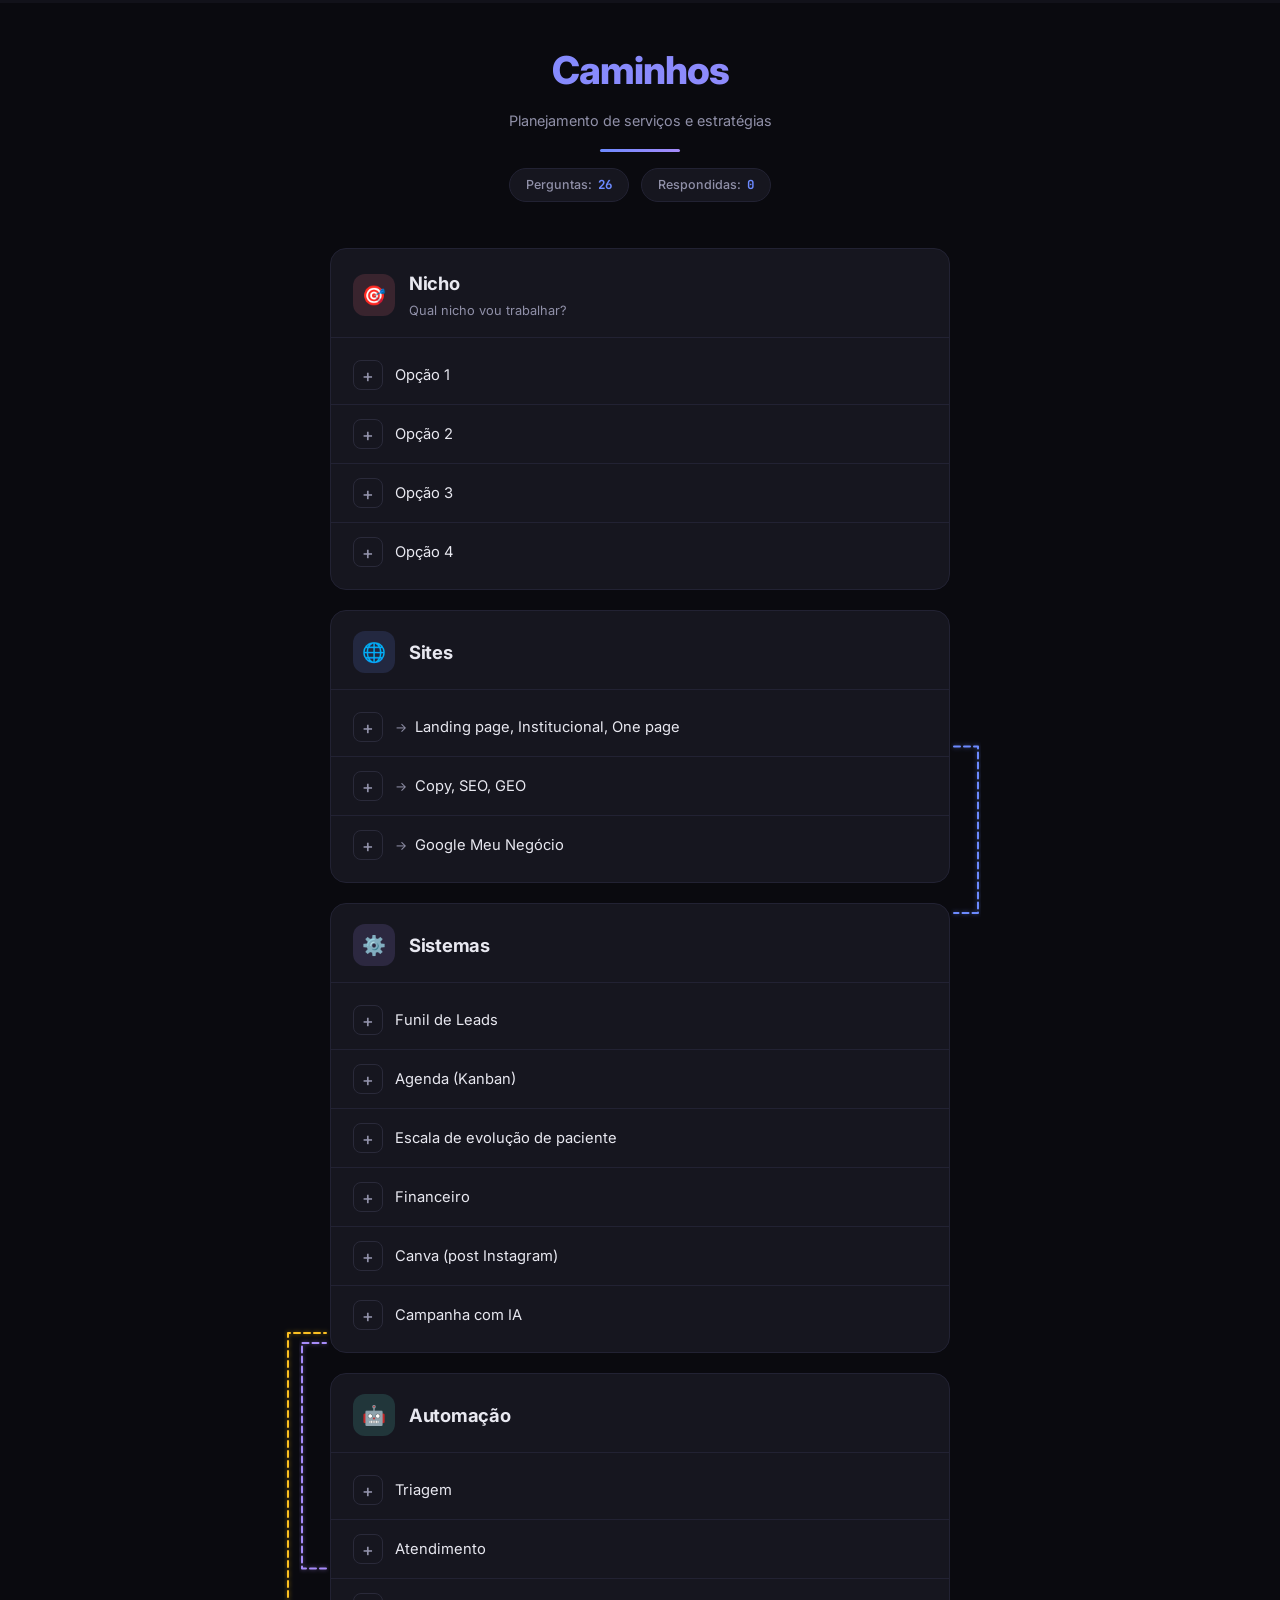
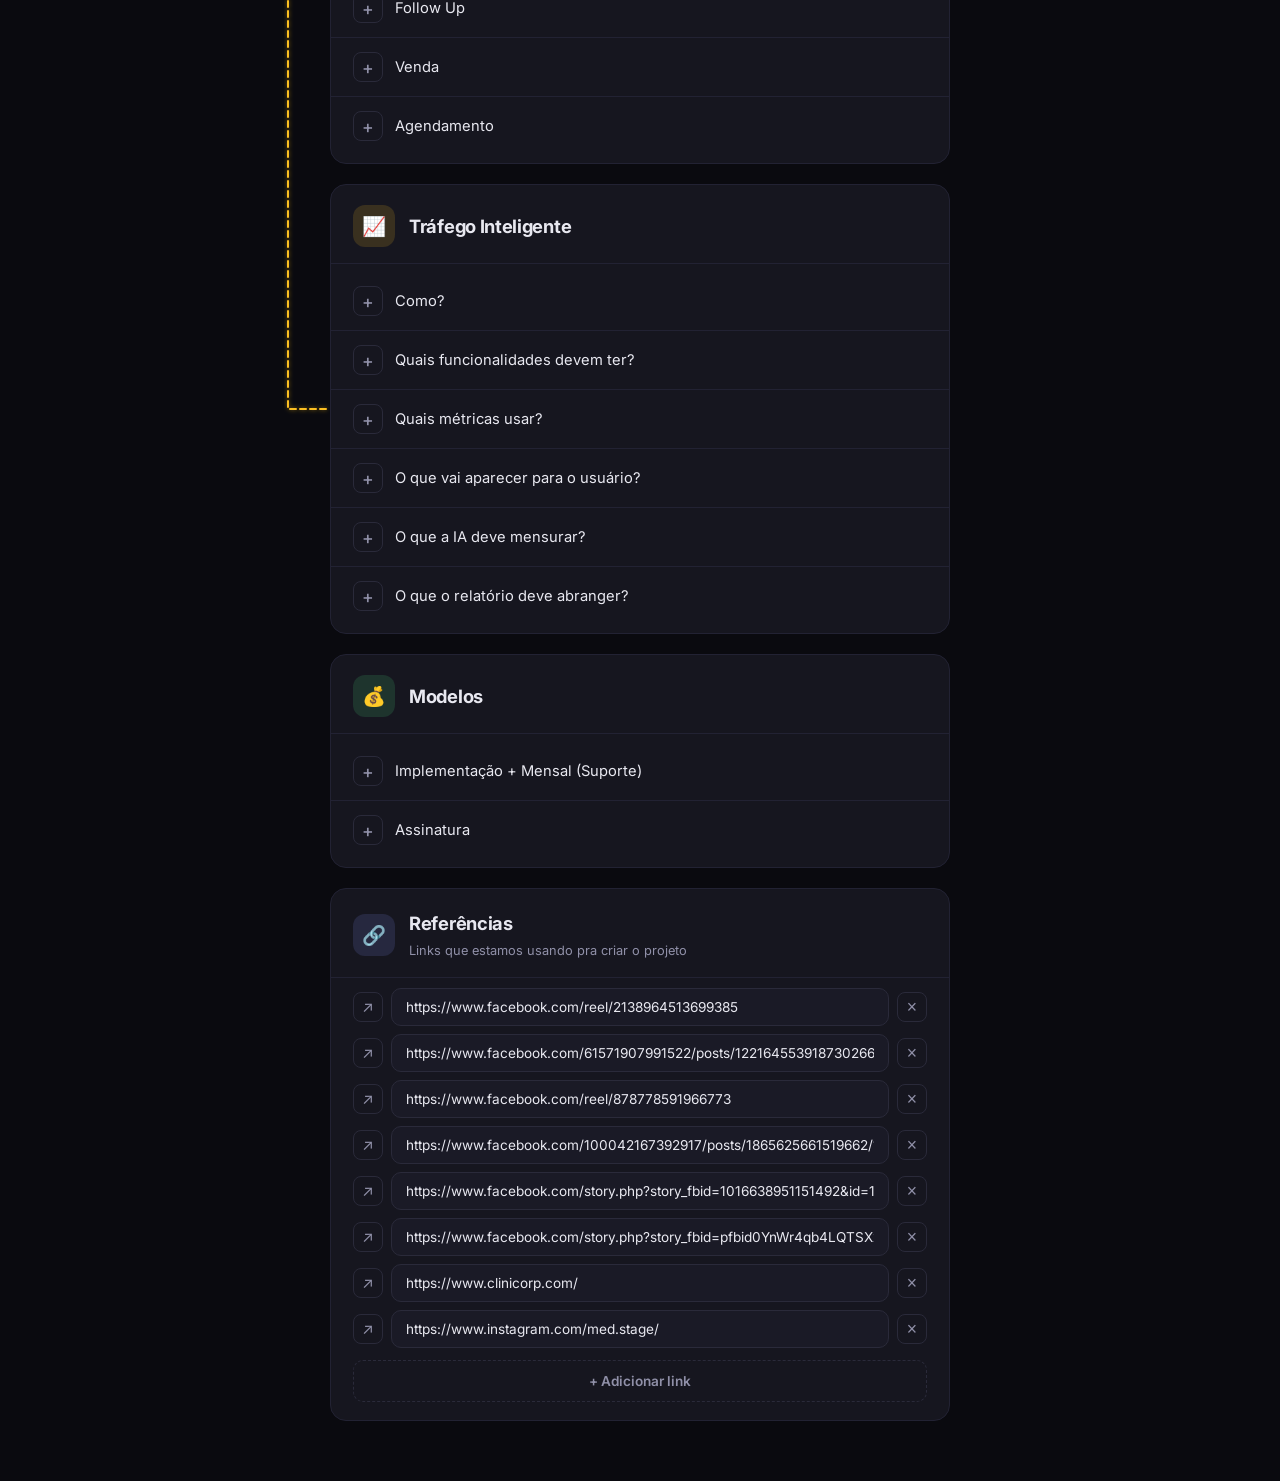
<file: caminhos/index.html>
<!DOCTYPE html>
<html lang="pt-BR">
<head>
    <meta charset="UTF-8">
    <meta name="viewport" content="width=device-width, initial-scale=1.0">
    <title>Caminhos — Mindle</title>
    <meta name="description" content="Planejamento estratégico de serviços e caminhos da Mindle">
    <meta name="robots" content="noindex, nofollow">
    <link rel="preconnect" href="https://fonts.googleapis.com">
    <link href="https://fonts.googleapis.com/css2?family=Inter:wght@300;400;500;600;700;800&family=JetBrains+Mono:wght@400;500&display=swap" rel="stylesheet">
    <style>
        * {
            margin: 0;
            padding: 0;
            box-sizing: border-box;
        }

        :root {
            --bg-primary: #0a0a0f;
            --bg-secondary: #12121a;
            --bg-card: #16161f;
            --bg-card-hover: #1c1c28;
            --bg-input: #1a1a26;
            --border: #2a2a3a;
            --border-subtle: #222233;
            --text-primary: #e8e8f0;
            --text-secondary: #9090a8;
            --text-muted: #6060780;
            --accent-blue: #6c8aff;
            --accent-purple: #a78bfa;
            --accent-teal: #5eead4;
            --accent-amber: #fbbf24;
            --accent-rose: #fb7185;
            --accent-green: #4ade80;
            --gradient-1: linear-gradient(135deg, #6c8aff 0%, #a78bfa 100%);
            --gradient-2: linear-gradient(135deg, #5eead4 0%, #6c8aff 100%);
            --gradient-3: linear-gradient(135deg, #a78bfa 0%, #fb7185 100%);
            --gradient-4: linear-gradient(135deg, #fbbf24 0%, #fb7185 100%);
            --gradient-5: linear-gradient(135deg, #4ade80 0%, #5eead4 100%);
            --shadow-sm: 0 2px 8px rgba(0,0,0,0.3);
            --shadow-md: 0 4px 20px rgba(0,0,0,0.4);
            --shadow-lg: 0 8px 40px rgba(0,0,0,0.5);
            --radius: 16px;
            --radius-sm: 10px;
            --radius-xs: 6px;
        }

        body {
            font-family: 'Inter', -apple-system, sans-serif;
            background: var(--bg-primary);
            color: var(--text-primary);
            min-height: 100vh;
            line-height: 1.6;
        }

        /* === HEADER === */
        .header {
            padding: 40px 24px 20px;
            text-align: center;
            position: relative;
        }

        .header::after {
            content: '';
            position: absolute;
            bottom: 0;
            left: 50%;
            transform: translateX(-50%);
            width: 80px;
            height: 3px;
            background: var(--gradient-1);
            border-radius: 2px;
        }

        .header h1 {
            font-size: 2.4rem;
            font-weight: 800;
            background: var(--gradient-1);
            -webkit-background-clip: text;
            -webkit-text-fill-color: transparent;
            background-clip: text;
            letter-spacing: -1px;
            margin-bottom: 8px;
        }

        .header p {
            color: var(--text-secondary);
            font-size: 0.9rem;
            font-weight: 400;
        }

        /* === CONTAINER === */
        .container {
            max-width: 720px;
            margin: 0 auto;
            padding: 30px 50px 60px;
            display: flex;
            flex-direction: column;
            gap: 20px;
            position: relative;
        }

        /* === SECTION CARD === */
        .section-card {
            background: var(--bg-card);
            border: 1px solid var(--border-subtle);
            border-radius: var(--radius);
            overflow: hidden;
            transition: border-color 0.3s ease, box-shadow 0.3s ease;
        }

        .section-card:hover {
            border-color: var(--border);
            box-shadow: var(--shadow-sm);
        }

        .section-header {
            padding: 20px 22px 16px;
            display: flex;
            align-items: center;
            gap: 14px;
            border-bottom: 1px solid var(--border-subtle);
        }

        .section-icon {
            width: 42px;
            height: 42px;
            border-radius: 12px;
            display: flex;
            align-items: center;
            justify-content: center;
            font-size: 1.2rem;
            flex-shrink: 0;
        }

        .section-header-text h2 {
            font-size: 1.15rem;
            font-weight: 700;
            letter-spacing: -0.3px;
            color: var(--text-primary);
        }

        .section-header-text .nicho-tag {
            display: inline-block;
            font-size: 0.7rem;
            font-weight: 600;
            text-transform: uppercase;
            letter-spacing: 1px;
            padding: 2px 8px;
            border-radius: 4px;
            margin-left: 6px;
            vertical-align: middle;
        }

        .section-header-text .subtitle {
            font-size: 0.8rem;
            color: var(--text-secondary);
            font-weight: 400;
            margin-top: 2px;
        }

        /* Color themes per section */
        .theme-nicho .section-icon { background: rgba(251,113,133,0.15); color: #fb7185; }
        .theme-nicho .item.open .item-toggle { background: #fb7185; border-color: #fb7185; color: #fff; }
        .theme-nicho .answer-textarea:focus { border-color: #fb7185; box-shadow: 0 0 0 3px rgba(251,113,133,0.12); }

        .theme-sites .section-icon { background: rgba(108,138,255,0.15); color: #6c8aff; }

        .theme-sistemas .section-icon { background: rgba(167,139,250,0.15); color: #a78bfa; }

        .theme-automacao .section-icon { background: rgba(94,234,212,0.15); color: #5eead4; }

        .theme-trafego .section-icon { background: rgba(251,191,36,0.15); color: #fbbf24; }

        .theme-modelos .section-icon { background: rgba(74,222,128,0.15); color: #4ade80; }

        /* === ITEMS LIST === */
        .items-list {
            padding: 8px 0;
        }

        .item {
            border-bottom: 1px solid var(--border-subtle);
        }

        .item:last-child {
            border-bottom: none;
        }

        .item-row {
            display: flex;
            align-items: center;
            gap: 12px;
            padding: 14px 22px;
            cursor: pointer;
            transition: background 0.2s ease;
            user-select: none;
        }

        .item-row:hover {
            background: var(--bg-card-hover);
        }

        .item-toggle {
            width: 30px;
            height: 30px;
            border-radius: 8px;
            border: 1.5px solid var(--border);
            background: transparent;
            color: var(--text-secondary);
            font-size: 1.1rem;
            font-weight: 500;
            display: flex;
            align-items: center;
            justify-content: center;
            cursor: pointer;
            transition: all 0.25s ease;
            flex-shrink: 0;
            font-family: 'Inter', sans-serif;
            line-height: 1;
        }

        .item-toggle:hover {
            border-color: var(--accent-blue);
            color: var(--accent-blue);
            background: rgba(108,138,255,0.08);
        }

        .item.open .item-toggle {
            background: var(--accent-blue);
            border-color: var(--accent-blue);
            color: #fff;
            transform: rotate(45deg);
        }

        .theme-sistemas .item.open .item-toggle {
            background: var(--accent-purple);
            border-color: var(--accent-purple);
        }
        .theme-automacao .item.open .item-toggle {
            background: var(--accent-teal);
            border-color: var(--accent-teal);
            color: #0a0a0f;
        }
        .theme-trafego .item.open .item-toggle {
            background: var(--accent-amber);
            border-color: var(--accent-amber);
            color: #0a0a0f;
        }
        .theme-modelos .item.open .item-toggle {
            background: var(--accent-green);
            border-color: var(--accent-green);
            color: #0a0a0f;
        }

        .item-text {
            flex: 1;
            font-size: 0.92rem;
            color: var(--text-primary);
            font-weight: 400;
        }

        .item-text .arrow {
            color: var(--text-secondary);
            margin-right: 4px;
            font-size: 0.8rem;
        }

        .item-text .question-marks {
            color: var(--accent-amber);
            font-weight: 600;
            margin-left: 4px;
            letter-spacing: 2px;
        }

        /* === ANSWER PANEL === */
        .answer-panel {
            max-height: 0;
            overflow: hidden;
            transition: max-height 0.35s cubic-bezier(0.4, 0, 0.2, 1),
                        padding 0.35s cubic-bezier(0.4, 0, 0.2, 1);
        }

        .item.open .answer-panel {
            max-height: 600px;
        }

        .answer-inner {
            padding: 0 22px 16px 64px;
        }

        .answer-textarea {
            width: 100%;
            min-height: 80px;
            background: var(--bg-input);
            border: 1px solid var(--border);
            border-radius: var(--radius-sm);
            color: var(--text-primary);
            font-family: 'Inter', sans-serif;
            font-size: 0.85rem;
            line-height: 1.6;
            padding: 12px 14px;
            resize: vertical;
            transition: border-color 0.2s ease, box-shadow 0.2s ease;
            outline: none;
        }

        .answer-textarea::placeholder {
            color: var(--text-secondary);
            opacity: 0.6;
        }

        .answer-textarea:focus {
            border-color: var(--accent-blue);
            box-shadow: 0 0 0 3px rgba(108,138,255,0.12);
        }

        .theme-sistemas .answer-textarea:focus {
            border-color: var(--accent-purple);
            box-shadow: 0 0 0 3px rgba(167,139,250,0.12);
        }
        .theme-automacao .answer-textarea:focus {
            border-color: var(--accent-teal);
            box-shadow: 0 0 0 3px rgba(94,234,212,0.12);
        }
        .theme-trafego .answer-textarea:focus {
            border-color: var(--accent-amber);
            box-shadow: 0 0 0 3px rgba(251,191,36,0.12);
        }
        .theme-modelos .answer-textarea:focus {
            border-color: var(--accent-green);
            box-shadow: 0 0 0 3px rgba(74,222,128,0.12);
        }

        /* === SAVE STATUS === */
        .save-indicator {
            position: fixed;
            bottom: 20px;
            right: 20px;
            background: var(--bg-card);
            border: 1px solid var(--border);
            border-radius: var(--radius-sm);
            padding: 10px 18px;
            font-size: 0.8rem;
            color: var(--accent-green);
            font-weight: 500;
            box-shadow: var(--shadow-md);
            opacity: 0;
            transform: translateY(10px);
            transition: all 0.3s ease;
            pointer-events: none;
            z-index: 100;
        }

        .save-indicator.show {
            opacity: 1;
            transform: translateY(0);
        }

        /* === PROGRESS BAR === */
        .progress-bar {
            position: fixed;
            top: 0;
            left: 0;
            width: 100%;
            height: 3px;
            background: var(--bg-secondary);
            z-index: 100;
        }

        .progress-fill {
            height: 100%;
            background: var(--gradient-1);
            width: 0%;
            transition: width 0.5s ease;
            border-radius: 0 2px 2px 0;
        }

        /* === STATS === */
        .stats-bar {
            display: flex;
            gap: 12px;
            justify-content: center;
            padding: 16px;
            flex-wrap: wrap;
        }

        .stat-chip {
            background: var(--bg-card);
            border: 1px solid var(--border-subtle);
            border-radius: 20px;
            padding: 6px 16px;
            font-size: 0.78rem;
            color: var(--text-secondary);
            font-weight: 500;
            display: flex;
            align-items: center;
            gap: 6px;
        }

        .stat-chip .count {
            color: var(--accent-blue);
            font-weight: 700;
            font-family: 'JetBrains Mono', monospace;
        }

        /* === SVG CONNECTOR OVERLAY === */
        .svg-connectors {
            position: absolute;
            top: 0;
            left: 0;
            width: 100%;
            height: 100%;
            pointer-events: none;
            z-index: 10;
            overflow: visible;
        }

        @keyframes dashFlow {
            to { stroke-dashoffset: -20; }
        }

        /* === LINKS (Referências) === */
        .theme-referencias .section-icon { background: rgba(129,140,248,0.15); color: #818cf8; }

        .links-list {
            padding: 10px 22px 6px;
            display: flex;
            flex-direction: column;
            gap: 8px;
        }

        .link-row {
            display: flex;
            align-items: center;
            gap: 8px;
        }

        .link-open {
            flex-shrink: 0;
            width: 30px;
            height: 30px;
            border-radius: 8px;
            border: 1.5px solid var(--border);
            color: var(--text-secondary);
            display: flex;
            align-items: center;
            justify-content: center;
            text-decoration: none;
            font-size: 0.95rem;
            transition: all 0.2s ease;
        }
        .link-open:hover { border-color: #818cf8; color: #818cf8; background: rgba(129,140,248,0.08); }
        .link-open.is-empty { pointer-events: none; opacity: 0.35; }

        .link-input {
            flex: 1;
            min-width: 0;
            background: var(--bg-input);
            border: 1px solid var(--border);
            border-radius: var(--radius-sm);
            color: var(--text-primary);
            font-family: 'Inter', sans-serif;
            font-size: 0.85rem;
            padding: 10px 14px;
            outline: none;
            transition: border-color 0.2s ease, box-shadow 0.2s ease;
        }
        .link-input::placeholder { color: var(--text-secondary); opacity: 0.6; }
        .link-input:focus { border-color: #818cf8; box-shadow: 0 0 0 3px rgba(129,140,248,0.12); }

        .link-remove {
            flex-shrink: 0;
            width: 30px;
            height: 30px;
            border-radius: 8px;
            border: 1.5px solid var(--border);
            background: transparent;
            color: var(--text-secondary);
            font-size: 1.1rem;
            cursor: pointer;
            transition: all 0.2s ease;
        }
        .link-remove:hover { border-color: #fb7185; color: #fb7185; background: rgba(251,113,133,0.08); }

        .links-add {
            padding: 6px 22px 18px;
        }

        .btn-add-link {
            width: 100%;
            padding: 12px;
            border-radius: var(--radius-sm);
            border: 1.5px dashed var(--border);
            background: transparent;
            color: var(--text-secondary);
            font-family: 'Inter', sans-serif;
            font-size: 0.85rem;
            font-weight: 600;
            cursor: pointer;
            transition: all 0.2s ease;
        }
        .btn-add-link:hover { border-color: #818cf8; color: #818cf8; background: rgba(129,140,248,0.06); }

        /* === RESPONSIVE === */
        @media (max-width: 500px) {
            .header h1 {
                font-size: 1.8rem;
            }
            .section-header {
                padding: 16px 16px 12px;
            }
            .item-row {
                padding: 12px 16px;
            }
            .answer-inner {
                padding: 0 16px 14px 52px;
            }
            .links-list, .links-add {
                padding-left: 16px;
                padding-right: 16px;
            }
        }
    </style>
</head>
<body>

    <!-- Progress Bar -->
    <div class="progress-bar">
        <div class="progress-fill" id="progressFill"></div>
    </div>

    <!-- Header -->
    <header class="header">
        <h1>Caminhos</h1>
        <p>Planejamento de serviços e estratégias</p>
    </header>

    <!-- Stats -->
    <div class="stats-bar">
        <div class="stat-chip">
            Perguntas: <span class="count" id="totalCount">0</span>
        </div>
        <div class="stat-chip">
            Respondidas: <span class="count" id="answeredCount">0</span>
        </div>
    </div>

    <!-- Content -->
    <main class="container">

        <!-- ═══════════ NICHO ═══════════ -->
        <div class="section-card theme-nicho" id="card-nicho">
            <div class="section-header">
                <div class="section-icon">🎯</div>
                <div class="section-header-text">
                    <h2>Nicho</h2>
                    <p class="subtitle">Qual nicho vou trabalhar?</p>
                </div>
            </div>
            <div class="items-list">
                <div class="item" data-id="nicho-1">
                    <div class="item-row" onclick="toggleItem(this)">
                        <button class="item-toggle">+</button>
                        <span class="item-text">Opção 1</span>
                    </div>
                    <div class="answer-panel">
                        <div class="answer-inner">
                            <textarea class="answer-textarea" placeholder="Descreva o nicho, prós, contras..." oninput="saveAnswer(this)"></textarea>
                        </div>
                    </div>
                </div>
                <div class="item" data-id="nicho-2">
                    <div class="item-row" onclick="toggleItem(this)">
                        <button class="item-toggle">+</button>
                        <span class="item-text">Opção 2</span>
                    </div>
                    <div class="answer-panel">
                        <div class="answer-inner">
                            <textarea class="answer-textarea" placeholder="Descreva o nicho, prós, contras..." oninput="saveAnswer(this)"></textarea>
                        </div>
                    </div>
                </div>
                <div class="item" data-id="nicho-3">
                    <div class="item-row" onclick="toggleItem(this)">
                        <button class="item-toggle">+</button>
                        <span class="item-text">Opção 3</span>
                    </div>
                    <div class="answer-panel">
                        <div class="answer-inner">
                            <textarea class="answer-textarea" placeholder="Descreva o nicho, prós, contras..." oninput="saveAnswer(this)"></textarea>
                        </div>
                    </div>
                </div>
                <div class="item" data-id="nicho-4">
                    <div class="item-row" onclick="toggleItem(this)">
                        <button class="item-toggle">+</button>
                        <span class="item-text">Opção 4</span>
                    </div>
                    <div class="answer-panel">
                        <div class="answer-inner">
                            <textarea class="answer-textarea" placeholder="Descreva o nicho, prós, contras..." oninput="saveAnswer(this)"></textarea>
                        </div>
                    </div>
                </div>
            </div>
        </div>

        <!-- ═══════════ SITES ═══════════ -->
        <div class="section-card theme-sites" id="card-sites">
            <div class="section-header">
                <div class="section-icon">🌐</div>
                <div class="section-header-text">
                    <h2>Sites</h2>
                </div>
            </div>
            <div class="items-list">
                <div class="item" data-id="sites-1">
                    <div class="item-row" onclick="toggleItem(this)">
                        <button class="item-toggle">+</button>
                        <span class="item-text"><span class="arrow">→</span> Landing page, Institucional, One page</span>
                    </div>
                    <div class="answer-panel">
                        <div class="answer-inner">
                            <textarea class="answer-textarea" placeholder="Escreva sua resposta..." oninput="saveAnswer(this)"></textarea>
                        </div>
                    </div>
                </div>
                <div class="item" data-id="sites-2">
                    <div class="item-row" onclick="toggleItem(this)">
                        <button class="item-toggle">+</button>
                        <span class="item-text"><span class="arrow">→</span> Copy, SEO, GEO</span>
                    </div>
                    <div class="answer-panel">
                        <div class="answer-inner">
                            <textarea class="answer-textarea" placeholder="Escreva sua resposta..." oninput="saveAnswer(this)"></textarea>
                        </div>
                    </div>
                </div>
                <div class="item" data-id="sites-3">
                    <div class="item-row" onclick="toggleItem(this)">
                        <button class="item-toggle">+</button>
                        <span class="item-text"><span class="arrow">→</span> Google Meu Negócio</span>
                    </div>
                    <div class="answer-panel">
                        <div class="answer-inner">
                            <textarea class="answer-textarea" placeholder="Escreva sua resposta..." oninput="saveAnswer(this)"></textarea>
                        </div>
                    </div>
                </div>
            </div>
        </div>

        <!-- ═══════════ SISTEMAS ═══════════ -->
        <div class="section-card theme-sistemas" id="card-sistemas">
            <div class="section-header">
                <div class="section-icon">⚙️</div>
                <div class="section-header-text">
                    <h2>Sistemas</h2>
                </div>
            </div>
            <div class="items-list">
                <div class="item" data-id="sistemas-1">
                    <div class="item-row" onclick="toggleItem(this)">
                        <button class="item-toggle">+</button>
                        <span class="item-text">Funil de Leads</span>
                    </div>
                    <div class="answer-panel">
                        <div class="answer-inner">
                            <textarea class="answer-textarea" placeholder="Escreva sua resposta..." oninput="saveAnswer(this)"></textarea>
                        </div>
                    </div>
                </div>
                <div class="item" data-id="sistemas-2">
                    <div class="item-row" onclick="toggleItem(this)">
                        <button class="item-toggle">+</button>
                        <span class="item-text">Agenda (Kanban)</span>
                    </div>
                    <div class="answer-panel">
                        <div class="answer-inner">
                            <textarea class="answer-textarea" placeholder="Escreva sua resposta..." oninput="saveAnswer(this)"></textarea>
                        </div>
                    </div>
                </div>
                <div class="item" data-id="sistemas-3">
                    <div class="item-row" onclick="toggleItem(this)">
                        <button class="item-toggle">+</button>
                        <span class="item-text">Escala de evolução de paciente</span>
                    </div>
                    <div class="answer-panel">
                        <div class="answer-inner">
                            <textarea class="answer-textarea" placeholder="Escreva sua resposta..." oninput="saveAnswer(this)"></textarea>
                        </div>
                    </div>
                </div>
                <div class="item" data-id="sistemas-4">
                    <div class="item-row" onclick="toggleItem(this)">
                        <button class="item-toggle">+</button>
                        <span class="item-text">Financeiro</span>
                    </div>
                    <div class="answer-panel">
                        <div class="answer-inner">
                            <textarea class="answer-textarea" placeholder="Escreva sua resposta..." oninput="saveAnswer(this)"></textarea>
                        </div>
                    </div>
                </div>
                <div class="item" data-id="sistemas-5">
                    <div class="item-row" onclick="toggleItem(this)">
                        <button class="item-toggle">+</button>
                        <span class="item-text">Canva (post Instagram)</span>
                    </div>
                    <div class="answer-panel">
                        <div class="answer-inner">
                            <textarea class="answer-textarea" placeholder="Escreva sua resposta..." oninput="saveAnswer(this)"></textarea>
                        </div>
                    </div>
                </div>
                <div class="item" data-id="sistemas-6">
                    <div class="item-row" onclick="toggleItem(this)">
                        <button class="item-toggle">+</button>
                        <span class="item-text">Campanha com IA</span>
                    </div>
                    <div class="answer-panel">
                        <div class="answer-inner">
                            <textarea class="answer-textarea" placeholder="Escreva sua resposta..." oninput="saveAnswer(this)"></textarea>
                        </div>
                    </div>
                </div>
            </div>
        </div>



        <!-- ═══════════ AUTOMAÇÃO ═══════════ -->
        <div class="section-card theme-automacao" id="card-automacao">
            <div class="section-header">
                <div class="section-icon">🤖</div>
                <div class="section-header-text">
                    <h2>Automação</h2>
                </div>
            </div>
            <div class="items-list">
                <div class="item" data-id="automacao-1">
                    <div class="item-row" onclick="toggleItem(this)">
                        <button class="item-toggle">+</button>
                        <span class="item-text">Triagem</span>
                    </div>
                    <div class="answer-panel">
                        <div class="answer-inner">
                            <textarea class="answer-textarea" placeholder="Escreva sua resposta..." oninput="saveAnswer(this)"></textarea>
                        </div>
                    </div>
                </div>
                <div class="item" data-id="automacao-2">
                    <div class="item-row" onclick="toggleItem(this)">
                        <button class="item-toggle">+</button>
                        <span class="item-text">Atendimento</span>
                    </div>
                    <div class="answer-panel">
                        <div class="answer-inner">
                            <textarea class="answer-textarea" placeholder="Escreva sua resposta..." oninput="saveAnswer(this)"></textarea>
                        </div>
                    </div>
                </div>
                <div class="item" data-id="automacao-3">
                    <div class="item-row" onclick="toggleItem(this)">
                        <button class="item-toggle">+</button>
                        <span class="item-text">Follow Up</span>
                    </div>
                    <div class="answer-panel">
                        <div class="answer-inner">
                            <textarea class="answer-textarea" placeholder="Escreva sua resposta..." oninput="saveAnswer(this)"></textarea>
                        </div>
                    </div>
                </div>
                <div class="item" data-id="automacao-4">
                    <div class="item-row" onclick="toggleItem(this)">
                        <button class="item-toggle">+</button>
                        <span class="item-text">Venda</span>
                    </div>
                    <div class="answer-panel">
                        <div class="answer-inner">
                            <textarea class="answer-textarea" placeholder="Escreva sua resposta..." oninput="saveAnswer(this)"></textarea>
                        </div>
                    </div>
                </div>
                <div class="item" data-id="automacao-5">
                    <div class="item-row" onclick="toggleItem(this)">
                        <button class="item-toggle">+</button>
                        <span class="item-text">Agendamento</span>
                    </div>
                    <div class="answer-panel">
                        <div class="answer-inner">
                            <textarea class="answer-textarea" placeholder="Escreva sua resposta..." oninput="saveAnswer(this)"></textarea>
                        </div>
                    </div>
                </div>
            </div>
        </div>

        <!-- ═══════════ TRÁFEGO INTELIGENTE ═══════════ -->
        <div class="section-card theme-trafego" id="card-trafego">
            <div class="section-header">
                <div class="section-icon">📈</div>
                <div class="section-header-text">
                    <h2>Tráfego Inteligente</h2>
                </div>
            </div>
            <div class="items-list">
                <div class="item" data-id="trafego-1">
                    <div class="item-row" onclick="toggleItem(this)">
                        <button class="item-toggle">+</button>
                        <span class="item-text">Como?</span>
                    </div>
                    <div class="answer-panel">
                        <div class="answer-inner">
                            <textarea class="answer-textarea" placeholder="Escreva sua resposta..." oninput="saveAnswer(this)"></textarea>
                        </div>
                    </div>
                </div>
                <div class="item" data-id="trafego-2">
                    <div class="item-row" onclick="toggleItem(this)">
                        <button class="item-toggle">+</button>
                        <span class="item-text">Quais funcionalidades devem ter?</span>
                    </div>
                    <div class="answer-panel">
                        <div class="answer-inner">
                            <textarea class="answer-textarea" placeholder="Escreva sua resposta..." oninput="saveAnswer(this)"></textarea>
                        </div>
                    </div>
                </div>
                <div class="item" data-id="trafego-3">
                    <div class="item-row" onclick="toggleItem(this)">
                        <button class="item-toggle">+</button>
                        <span class="item-text">Quais métricas usar?</span>
                    </div>
                    <div class="answer-panel">
                        <div class="answer-inner">
                            <textarea class="answer-textarea" placeholder="Escreva sua resposta..." oninput="saveAnswer(this)"></textarea>
                        </div>
                    </div>
                </div>
                <div class="item" data-id="trafego-4">
                    <div class="item-row" onclick="toggleItem(this)">
                        <button class="item-toggle">+</button>
                        <span class="item-text">O que vai aparecer para o usuário?</span>
                    </div>
                    <div class="answer-panel">
                        <div class="answer-inner">
                            <textarea class="answer-textarea" placeholder="Escreva sua resposta..." oninput="saveAnswer(this)"></textarea>
                        </div>
                    </div>
                </div>
                <div class="item" data-id="trafego-5">
                    <div class="item-row" onclick="toggleItem(this)">
                        <button class="item-toggle">+</button>
                        <span class="item-text">O que a IA deve mensurar?</span>
                    </div>
                    <div class="answer-panel">
                        <div class="answer-inner">
                            <textarea class="answer-textarea" placeholder="Escreva sua resposta..." oninput="saveAnswer(this)"></textarea>
                        </div>
                    </div>
                </div>
                <div class="item" data-id="trafego-6">
                    <div class="item-row" onclick="toggleItem(this)">
                        <button class="item-toggle">+</button>
                        <span class="item-text">O que o relatório deve abranger?</span>
                    </div>
                    <div class="answer-panel">
                        <div class="answer-inner">
                            <textarea class="answer-textarea" placeholder="Escreva sua resposta..." oninput="saveAnswer(this)"></textarea>
                        </div>
                    </div>
                </div>
            </div>
        </div>

        <!-- ═══════════ MODELOS ═══════════ -->
        <div class="section-card theme-modelos">
            <div class="section-header">
                <div class="section-icon">💰</div>
                <div class="section-header-text">
                    <h2>Modelos</h2>
                </div>
            </div>
            <div class="items-list">
                <div class="item" data-id="modelos-1">
                    <div class="item-row" onclick="toggleItem(this)">
                        <button class="item-toggle">+</button>
                        <span class="item-text">Implementação + Mensal (Suporte)</span>
                    </div>
                    <div class="answer-panel">
                        <div class="answer-inner">
                            <textarea class="answer-textarea" rows="8" placeholder="Escreva sua resposta..." oninput="saveAnswer(this)">PRÓS:
• Injeção de caixa imediata (High Ticket na taxa de implementação/setup inicial).
• Cliente valoriza mais o produto pelo investimento inicial realizado.
• Recorrência previsível cobrindo suporte, manutenção e infraestrutura.
• Menor taxa de churn precoce (cliente evita cancelar após pagar implantação).

CONTRAS:
• Ciclo de vendas mais longo e maior esforço de negociação comercial.
• Onboarding mais complexo e customizado por cliente.
• Escala mais lenta se depender de braço técnico operacional para cada entrega.</textarea>
                        </div>
                    </div>
                </div>
                <div class="item" data-id="modelos-2">
                    <div class="item-row" onclick="toggleItem(this)">
                        <button class="item-toggle">+</button>
                        <span class="item-text">Assinatura</span>
                    </div>
                    <div class="answer-panel">
                        <div class="answer-inner">
                            <textarea class="answer-textarea" rows="8" placeholder="Escreva sua resposta..." oninput="saveAnswer(this)">PRÓS:
• Baixa barreira de entrada para o cliente (fechamento rápido).
• Receita 100% previsível e altamente escalável (MRR / SaaS).
• Processo de vendas mais enxuto, rápido e padronizado.
• Valuation da empresa muito mais elevado no longo prazo.

CONTRAS:
• Risco maior de Churn nos primeiros meses se a entrega de valor não for imediata.
• Retorno do investimento (Payback do CAC) é mais lento.
• Exige plataforma altamente automatizada e onboarding simples/self-serve.</textarea>
                        </div>
                    </div>
                </div>
            </div>
        </div>

        <!-- ═══════════ REFERÊNCIAS ═══════════ -->
        <div class="section-card theme-referencias" id="card-referencias">
            <div class="section-header">
                <div class="section-icon">🔗</div>
                <div class="section-header-text">
                    <h2>Referências</h2>
                    <p class="subtitle">Links que estamos usando pra criar o projeto</p>
                </div>
            </div>
            <div class="links-list" id="links-list"></div>
            <div class="links-add">
                <button type="button" class="btn-add-link" id="btnAddLink">+ Adicionar link</button>
            </div>
        </div>

        <!-- SVG Connector Lines -->
        <svg class="svg-connectors" id="svgConnectors"></svg>
    </main>

    <!-- Save Indicator -->
    <div class="save-indicator" id="saveIndicator">✓ Salvo automaticamente</div>

    <script src="../config.js"></script>
    <script>
        // ═══════════ TOGGLE ITEMS ═══════════
        function toggleItem(row) {
            const item = row.closest('.item');
            const wasOpen = item.classList.contains('open');

            item.classList.toggle('open');

            // Focus textarea when opening
            if (!wasOpen) {
                const textarea = item.querySelector('.answer-textarea');
                setTimeout(() => textarea.focus(), 350);
            }
        }

        // ═══════════ SUPABASE (fonte da verdade — dá pra continuar em
        // qualquer navegador/computador, inclusive o do sócio) ═══════════
        const cfg = window.MINDLE_SUPABASE;
        const CAMINHOS_TABLE = (cfg && cfg.caminhosTable) || 'caminhos_respostas';

        function sbHeaders(extra) {
            return Object.assign({
                'Content-Type': 'application/json',
                apikey: cfg.anonKey,
                Authorization: 'Bearer ' + cfg.anonKey
            }, extra || {});
        }

        async function carregarDoSupabase() {
            if (!cfg || !cfg.url || !cfg.anonKey) return null;
            try {
                const res = await fetch(cfg.url + '/rest/v1/' + CAMINHOS_TABLE + '?select=id,texto', {
                    headers: sbHeaders()
                });
                if (!res.ok) throw new Error('HTTP ' + res.status);
                const rows = await res.json();
                const data = {};
                rows.forEach((r) => { data[r.id] = r.texto || ''; });
                return data;
            } catch (e) {
                console.error('Falha ao carregar do Supabase:', e);
                return null;
            }
        }

        async function salvarNoSupabase(id, texto) {
            if (!cfg || !cfg.url || !cfg.anonKey) return false;
            try {
                const res = await fetch(cfg.url + '/rest/v1/' + CAMINHOS_TABLE + '?on_conflict=id', {
                    method: 'POST',
                    headers: sbHeaders({ Prefer: 'resolution=merge-duplicates,return=minimal' }),
                    body: JSON.stringify({ id, texto, atualizado_em: new Date().toISOString() })
                });
                return res.ok;
            } catch (e) {
                console.error('Falha ao salvar no Supabase:', e);
                return false;
            }
        }

        // ═══════════ LOCAL STORAGE (cache instantâneo, nunca perde o
        // que foi digitado mesmo se a internet cair no meio) ═══════════
        const STORAGE_KEY = 'caminhos-respostas';

        function loadData() {
            try {
                return JSON.parse(localStorage.getItem(STORAGE_KEY)) || {};
            } catch {
                return {};
            }
        }

        function restoreAnswers() {
            const data = loadData();
            document.querySelectorAll('.item').forEach(item => {
                const id = item.dataset.id;
                if (data[id]) {
                    const textarea = item.querySelector('.answer-textarea');
                    textarea.value = data[id];
                }
            });
        }

        // ═══════════ SALVAR (grava local na hora, envia pro Supabase
        // com debounce pra não bater na API a cada tecla) ═══════════
        const saveDebounce = {};
        function saveAnswer(textarea) {
            const item = textarea.closest('.item');
            const id = item.dataset.id;
            const texto = textarea.value;

            const data = loadData();
            data[id] = texto;
            localStorage.setItem(STORAGE_KEY, JSON.stringify(data));
            updateProgress();

            clearTimeout(saveDebounce[id]);
            saveDebounce[id] = setTimeout(async () => {
                const ok = await salvarNoSupabase(id, texto);
                showSaveIndicator(ok);
            }, 600);
        }

        // ═══════════ REFERÊNCIAS (lista de links, tamanho variável) ═══════════
        const LINKS_ID = 'referencias-links';
        const DEFAULT_LINKS = [
            'https://www.facebook.com/reel/2138964513699385',
            'https://www.facebook.com/61571907991522/posts/122164553918730266/?fs=e&mibextid=wwXIfr&rdid=zzZuqlA3WEruHvo9&share_url=https%3A%2F%2Fwww.facebook.com%2Fshare%2F1BK9gaL4FB%2F%3Fmibextid%3DwwXIfr#',
            'https://www.facebook.com/reel/878778591966773',
            'https://www.facebook.com/100042167392917/posts/1865625661519662/?fs=e&mibextid=wwXIfr&rdid=QOaZTOo1uK3kUIdj&share_url=https%3A%2F%2Fwww.facebook.com%2Fshare%2F1Msu1XCFCo%2F%3Fmibextid%3DwwXIfr#',
            'https://www.facebook.com/story.php?story_fbid=1016638951151492&id=100084161884219&mibextid=wwXIfr&rdid=sYaMBd7tkKouHfJP&share_url=https%3A%2F%2Fwww.facebook.com%2Fshare%2Fr%2F1MH8WWrhcF%2F%3Fmibextid%3DwwXIfr#',
            'https://www.facebook.com/story.php?story_fbid=pfbid0YnWr4qb4LQTSXxHEV1cLbg7FCeEGpBDCn1kjFiExuphF2n9hUotKL57yH41nkTekl&id=61578766172876&_rdr',
            'https://www.clinicorp.com/',
            'https://www.instagram.com/med.stage/'
        ];

        function getLinksData() {
            const data = loadData();
            if (data[LINKS_ID]) {
                try {
                    const arr = JSON.parse(data[LINKS_ID]);
                    if (Array.isArray(arr)) return arr;
                } catch {}
            }
            return DEFAULT_LINKS.slice();
        }

        function syncOpenHref(open, url) {
            const v = url.trim();
            if (v) {
                open.href = /^https?:\/\//i.test(v) ? v : 'https://' + v;
                open.classList.remove('is-empty');
            } else {
                open.removeAttribute('href');
                open.classList.add('is-empty');
            }
        }

        function buildLinkRow(url) {
            const row = document.createElement('div');
            row.className = 'link-row';

            const open = document.createElement('a');
            open.className = 'link-open';
            open.target = '_blank';
            open.rel = 'noopener';
            open.setAttribute('aria-label', 'Abrir link');
            open.textContent = '↗';

            const input = document.createElement('input');
            input.type = 'url';
            input.className = 'link-input';
            input.placeholder = 'Cole o link aqui...';
            input.value = url;

            const remove = document.createElement('button');
            remove.type = 'button';
            remove.className = 'link-remove';
            remove.setAttribute('aria-label', 'Remover link');
            remove.textContent = '×';

            syncOpenHref(open, url);
            input.addEventListener('input', () => { syncOpenHref(open, input.value); saveLinks(); });
            remove.addEventListener('click', () => { row.remove(); saveLinks(); });

            row.appendChild(open);
            row.appendChild(input);
            row.appendChild(remove);
            return row;
        }

        function renderLinks(list) {
            const container = document.getElementById('links-list');
            container.innerHTML = '';
            (list.length ? list : ['']).forEach((url) => container.appendChild(buildLinkRow(url)));
        }

        function saveLinks() {
            const urls = Array.from(document.querySelectorAll('#links-list .link-input'))
                .map((i) => i.value.trim())
                .filter(Boolean);
            const texto = JSON.stringify(urls);

            const data = loadData();
            data[LINKS_ID] = texto;
            localStorage.setItem(STORAGE_KEY, JSON.stringify(data));

            clearTimeout(saveDebounce[LINKS_ID]);
            saveDebounce[LINKS_ID] = setTimeout(async () => {
                const ok = await salvarNoSupabase(LINKS_ID, texto);
                showSaveIndicator(ok);
            }, 600);
        }

        document.getElementById('btnAddLink').addEventListener('click', () => {
            const container = document.getElementById('links-list');
            const row = buildLinkRow('');
            container.appendChild(row);
            row.querySelector('.link-input').focus();
        });

        // ═══════════ SAVE INDICATOR ═══════════
        let saveTimeout;
        function showSaveIndicator(sincronizado) {
            const el = document.getElementById('saveIndicator');
            el.textContent = sincronizado === false
                ? '⚠ Salvo só neste navegador (sem conexão com o Supabase)'
                : '✓ Salvo automaticamente';
            el.classList.add('show');
            clearTimeout(saveTimeout);
            saveTimeout = setTimeout(() => el.classList.remove('show'), 1500);
        }

        // ═══════════ PROGRESS ═══════════
        function updateProgress() {
            const data = loadData();
            const total = document.querySelectorAll('.item').length;
            const answered = Object.values(data).filter(v => v && v.trim().length > 0).length;

            document.getElementById('totalCount').textContent = total;
            document.getElementById('answeredCount').textContent = answered;

            const pct = total > 0 ? (answered / total) * 100 : 0;
            document.getElementById('progressFill').style.width = pct + '%';
        }

        // ═══════════ SVG FLOWCHART CONNECTORS ═══════════
        function drawConnectors() {
            const svg = document.getElementById('svgConnectors');
            const container = document.querySelector('.container');
            const sistemas = document.getElementById('card-sistemas');
            const automacao = document.getElementById('card-automacao');
            const trafego = document.getElementById('card-trafego');
            const sites = document.getElementById('card-sites');

            if (!svg || !container || !sistemas || !automacao || !trafego || !sites) return;

            // Get container rect for relative positioning
            const cRect = container.getBoundingClientRect();

            // Make SVG cover the full container
            svg.setAttribute('width', cRect.width);
            svg.setAttribute('height', container.scrollHeight);
            svg.style.height = container.scrollHeight + 'px';

            // Helper: get element position relative to container
            function relPos(el) {
                const r = el.getBoundingClientRect();
                return {
                    top: r.top - cRect.top + container.scrollTop,
                    bottom: r.bottom - cRect.top + container.scrollTop,
                    left: r.left - cRect.left,
                    right: r.right - cRect.left,
                    midY: (r.top + r.bottom) / 2 - cRect.top + container.scrollTop,
                    midX: (r.left + r.right) / 2 - cRect.left
                };
            }

            const sPos = relPos(sistemas);
            const aPos = relPos(automacao);
            const tPos = relPos(trafego);
            const sitesPos = relPos(sites);

            // Clear previous
            svg.innerHTML = '';

            // Defs for glow filters only
            const defs = document.createElementNS('http://www.w3.org/2000/svg', 'defs');

            const filter1 = document.createElementNS('http://www.w3.org/2000/svg', 'filter');
            filter1.setAttribute('id', 'glowPurple');
            filter1.innerHTML = '<feDropShadow dx="0" dy="0" stdDeviation="2" flood-color="#a78bfa" flood-opacity="0.5"/>';
            defs.appendChild(filter1);

            const filter2 = document.createElementNS('http://www.w3.org/2000/svg', 'filter');
            filter2.setAttribute('id', 'glowAmber');
            filter2.innerHTML = '<feDropShadow dx="0" dy="0" stdDeviation="2" flood-color="#fbbf24" flood-opacity="0.5"/>';
            defs.appendChild(filter2);

            const filter3 = document.createElementNS('http://www.w3.org/2000/svg', 'filter');
            filter3.setAttribute('id', 'glowBlue');
            filter3.innerHTML = '<feDropShadow dx="0" dy="0" stdDeviation="2" flood-color="#6c8aff" flood-opacity="0.5"/>';
            defs.appendChild(filter3);

            svg.appendChild(defs);

            // ─── Draw connector: Automação → Sistemas (LEFT SIDE) ───
            const aX = aPos.left - 4;
            const aY = aPos.midY;
            const sX = sPos.left - 4;
            const sY = sPos.bottom - 10;
            const offsetX1 = -24;

            const path1 = document.createElementNS('http://www.w3.org/2000/svg', 'path');
            const d1 = `M ${aX} ${aY} H ${aX + offsetX1} V ${sY} H ${sX}`;
            path1.setAttribute('d', d1);
            path1.setAttribute('fill', 'none');
            path1.setAttribute('stroke', '#a78bfa');
            path1.setAttribute('stroke-width', '2');
            path1.setAttribute('stroke-linecap', 'round');
            path1.setAttribute('stroke-linejoin', 'round');
            path1.setAttribute('filter', 'url(#glowPurple)');
            path1.setAttribute('stroke-dasharray', '6 4');
            path1.style.animation = 'dashFlow 1.5s linear infinite';
            svg.appendChild(path1);

            // ─── Draw connector: Tráfego → Sistemas (LEFT SIDE) ───
            const tX = tPos.left - 4;
            const tY = tPos.midY;
            const sY2 = sPos.bottom - 20;
            const offsetX2 = -38;

            const path2 = document.createElementNS('http://www.w3.org/2000/svg', 'path');
            const d2 = `M ${tX} ${tY} H ${tX + offsetX2} V ${sY2} H ${sX}`;
            path2.setAttribute('d', d2);
            path2.setAttribute('fill', 'none');
            path2.setAttribute('stroke', '#fbbf24');
            path2.setAttribute('stroke-width', '2');
            path2.setAttribute('stroke-linecap', 'round');
            path2.setAttribute('stroke-linejoin', 'round');
            path2.setAttribute('filter', 'url(#glowAmber)');
            path2.setAttribute('stroke-dasharray', '6 4');
            path2.style.animation = 'dashFlow 1.5s linear infinite';
            path2.style.animationDelay = '0.5s';
            svg.appendChild(path2);

            // ─── Draw connector: Sites → Sistemas (RIGHT SIDE) ───
            const siRX = sitesPos.right + 4;
            const siRY = sitesPos.midY;
            const sRX = sPos.right + 4;
            const sRY = sPos.top + 10;
            const offsetXR = 24;

            const path3 = document.createElementNS('http://www.w3.org/2000/svg', 'path');
            const d3 = `M ${siRX} ${siRY} H ${siRX + offsetXR} V ${sRY} H ${sRX}`;
            path3.setAttribute('d', d3);
            path3.setAttribute('fill', 'none');
            path3.setAttribute('stroke', '#6c8aff');
            path3.setAttribute('stroke-width', '2');
            path3.setAttribute('stroke-linecap', 'round');
            path3.setAttribute('stroke-linejoin', 'round');
            path3.setAttribute('filter', 'url(#glowBlue)');
            path3.setAttribute('stroke-dasharray', '6 4');
            path3.style.animation = 'dashFlow 1.5s linear infinite';
            path3.style.animationDelay = '1s';
            svg.appendChild(path3);
        }

        // Draw on load and resize
        drawConnectors();
        window.addEventListener('resize', drawConnectors);

        // Redraw when items toggle (changes card heights)
        const origToggle = toggleItem;
        toggleItem = function(row) {
            origToggle(row);
            setTimeout(drawConnectors, 400);
        };

        // ═══════════ INIT ═══════════
        (async function init() {
            const remoto = await carregarDoSupabase();
            if (remoto) localStorage.setItem(STORAGE_KEY, JSON.stringify(remoto));
            restoreAnswers();
            renderLinks(getLinksData());
            updateProgress();
        })();
    </script>
</body>
</html>
</file>
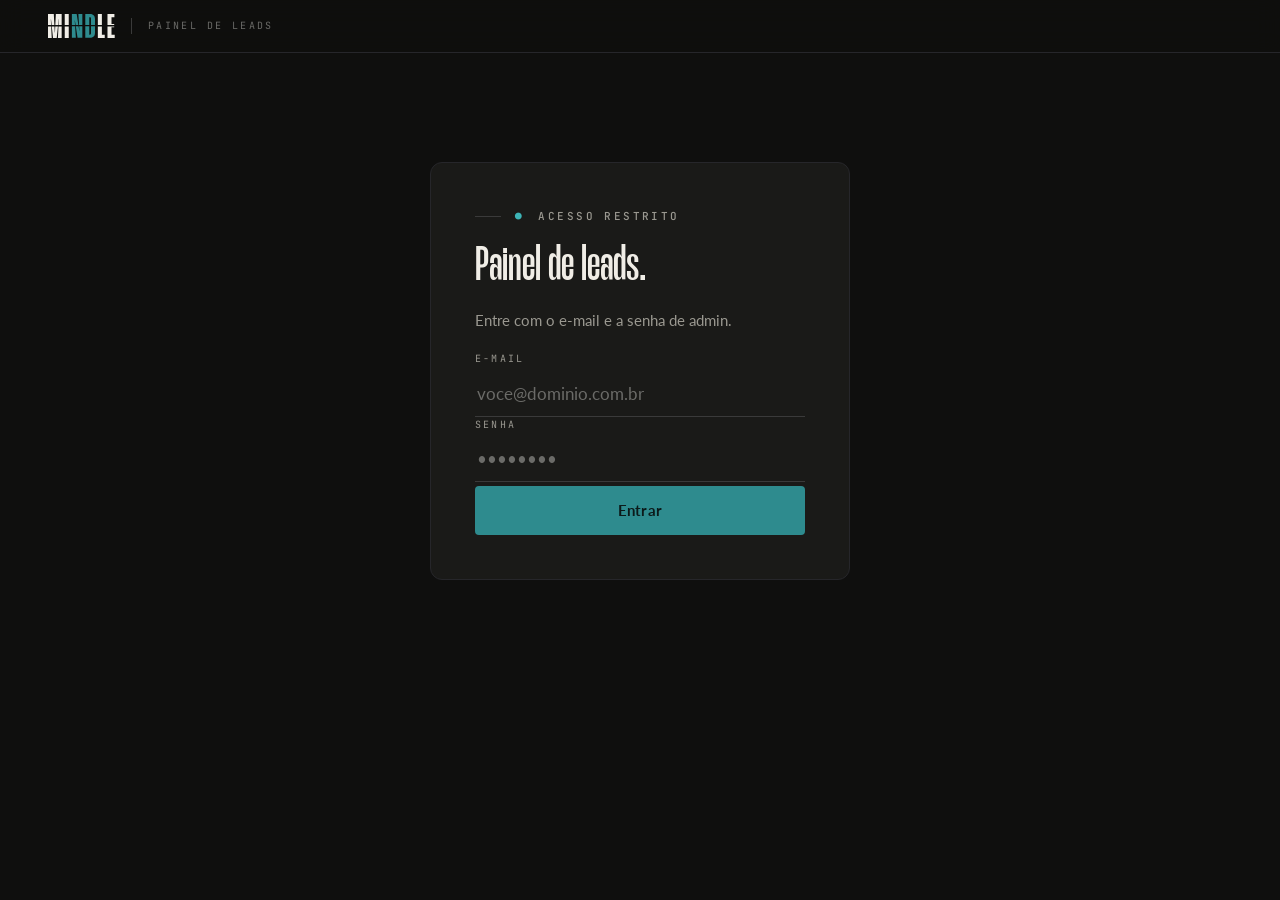
<file: admin.html>
<!DOCTYPE html>
<html lang="pt-BR">
<head>
  <meta charset="UTF-8">
  <meta name="viewport" content="width=device-width, initial-scale=1.0">
  <title>Mindle — Painel de leads</title>
  <meta name="robots" content="noindex, nofollow">
  <meta name="theme-color" content="#0F0F0E">

  <link rel="icon" type="image/svg+xml" href='data:image/svg+xml,<svg xmlns="http://www.w3.org/2000/svg" viewBox="0 0 64 64"><rect width="64" height="64" rx="9" fill="%230F0F0E"/><rect x="17" y="13" width="30" height="17" fill="%232E8B8E"/><rect x="17" y="34" width="30" height="18" fill="%232E8B8E"/></svg>'>

  <link rel="preconnect" href="https://fonts.googleapis.com">
  <link rel="preconnect" href="https://fonts.gstatic.com" crossorigin>
  <link href="https://fonts.googleapis.com/css2?family=JetBrains+Mono:wght@400;500&family=Lato:wght@400;700&display=swap" rel="stylesheet">

  <link rel="stylesheet" href="css/styles.css">
  <link rel="stylesheet" href="css/admin.css">

  <script src="config.js"></script>
</head>
<body class="admin-body">

  <header class="admin-header">
    <a class="brand" href="index.html" aria-label="Mindle — voltar ao site">
      <svg class="brand-mark" viewBox="0 0 540 194" fill="none" xmlns="http://www.w3.org/2000/svg" aria-hidden="true">
        <path d="M30.3271 193.266H0V100.266H25.6182L30.3271 193.266ZM70.5791 193.266H40.5273L30.7168 100.266H52.249L54.8643 148.878H56.2422L58.5869 100.266H80.1006L70.5791 193.266ZM110.556 193.266H80.2285L84.6572 100.266H110.556V193.266ZM167.776 193.266H135.243V100.266H167.776V193.266ZM51.6572 89.2656H29.5566L26.7422 62.584L24.2617 42.458L22.8828 42.7334L23.71 62.584L25.0605 89.2656H0V0.275391H46.8691L51.6572 89.2656ZM110.556 89.2656H85.1807L87.3965 42.7334L86.0186 42.458L81.2266 89.2656H59.1182L63.4111 0.275391H110.556V89.2656ZM167.776 89.2656H135.243V0.275391H167.776V89.2656Z" fill="currentColor"/>
        <path d="M435.569 167.074H458.729V193.266H403.037V100.531H435.569V167.074ZM535.214 106.972H513.434V167.074H539.349V193.266H480.9V100.531H535.214V106.972ZM435.569 89.5312H403.037V0H435.569V89.5312ZM536.867 26.1914H513.434V80.7803H535.214V89.5312H480.9V0H536.867V26.1914Z" fill="currentColor"/>
        <path d="M225.294 192.99H193.037V99.9902H219.349L225.294 192.99ZM277.677 192.99H238.803L224.821 99.9902H247.324L252.863 135.92L254.242 135.645L251.923 99.9902H277.677V192.99ZM379.899 151.084C379.899 165.42 376.223 175.988 368.871 182.789C361.519 189.59 351.686 192.99 339.371 192.99H301.324V99.9902H333.857V166.799H339.371C344.701 166.799 347.366 163.031 347.366 155.495V99.9902H379.899V151.084ZM245.629 88.9902H223.167L220.606 71.958L217.299 52.1074L215.92 52.3828L217.574 72.2334L218.646 88.9902H193.037V0H231.91L245.629 88.9902ZM277.677 88.9902H251.208L245.42 0H277.677V88.9902ZM339.371 0C351.502 5.37728e-06 361.244 3.40058 368.596 10.2012C376.131 16.818 379.899 27.2947 379.899 41.6309V88.9902H347.366V36.9443C347.366 29.5924 344.701 25.916 339.371 25.916H333.857V88.9902H301.324V0H339.371Z" fill="var(--color-accent)"/>
      </svg>
    </a>
    <span class="admin-tag">Painel de leads</span>
    <button class="btn btn-header admin-sair" id="btn-sair" hidden>Sair</button>
  </header>

  <main class="admin-main">

    <!-- ── Login ── -->
    <section class="login-view" id="view-login" hidden>
      <div class="login-card">
        <p class="eyebrow"><span class="eyebrow-index">&#9679;</span>Acesso restrito</p>
        <h1 class="login-title">Painel de leads.</h1>
        <p class="login-sub">Entre com o e-mail e a senha de admin.</p>
        <form id="form-login" novalidate>
          <div class="field">
            <label class="field-label" for="login-email">E-mail</label>
            <input class="field-input" type="email" id="login-email" autocomplete="email" required placeholder="voce@dominio.com.br">
          </div>
          <div class="field">
            <label class="field-label" for="login-senha">Senha</label>
            <input class="field-input" type="password" id="login-senha" autocomplete="current-password" required placeholder="••••••••">
          </div>
          <button class="btn btn-primary login-btn" type="submit" id="btn-login">Entrar</button>
        </form>
        <p class="login-msg" id="login-msg" role="status" hidden></p>
      </div>
    </section>

    <!-- ── Painel ── -->
    <section class="app-view" id="view-app" hidden>

      <div class="admin-shell">
      <aside class="admin-side">
      <div class="tabs" role="tablist" aria-label="Seções do painel">
        <button class="tab is-on" role="tab" data-tab="leads" aria-selected="true">Leads</button>
        <button class="tab" role="tab" data-tab="briefings" aria-selected="false">Landing page <span class="tab-count" id="tab-count-briefings" hidden></span></button>
        <button class="tab" role="tab" data-tab="brandings" aria-selected="false">Branding <span class="tab-count" id="tab-count-brandings" hidden></span></button>
        <button class="tab" role="tab" data-tab="automacoes" aria-selected="false">Automação <span class="tab-count" id="tab-count-automacoes" hidden></span></button>
        <button class="tab" role="tab" data-tab="diagnostico" aria-selected="false">Call</button>
        <button class="tab" role="tab" data-tab="propostas" aria-selected="false">Propostas <span class="tab-count" id="tab-count-propostas" hidden></span></button>
        <button class="tab" role="tab" data-tab="cadastro" aria-selected="false">Clientes <span class="tab-count" id="tab-count-cadastro" hidden></span></button>
        <button class="tab" role="tab" data-tab="clientes" aria-selected="false">Recorrência <span class="tab-count" id="tab-count-clientes" hidden></span></button>
        <button class="tab" role="tab" data-tab="faturamento" aria-selected="false">Faturamento <span class="tab-count" id="tab-count-faturamento" hidden></span></button>
        <button class="tab" role="tab" data-tab="links" aria-selected="false">Links</button>
      </div>
      </aside>

      <div class="admin-content">
      <div class="tab-pane" id="tab-leads">
      <div class="stats" id="stats">
        <div class="stat"><span class="stat-num" id="stat-total">–</span><span class="stat-label">Total</span></div>
        <div class="stat"><span class="stat-num stat-a" id="stat-a">–</span><span class="stat-label">Categoria A</span></div>
        <div class="stat"><span class="stat-num" id="stat-b">–</span><span class="stat-label">Categoria B</span></div>
        <div class="stat"><span class="stat-num" id="stat-novos">–</span><span class="stat-label">Sem próxima ação</span></div>
      </div>

      <div class="reuniao-alertas" id="reuniao-alertas" hidden></div>

      <div class="toolbar">
        <button class="btn btn-primary" id="lead-novo-btn" type="button">+ Novo lead</button>
        <div class="chips" id="chips-vista" role="group" aria-label="Trocar visualização">
          <button class="chip is-on" data-vista="board">Board</button>
          <button class="chip" data-vista="calendario">Calendário</button>
        </div>
        <div class="chips" id="chips-caminho" role="group" aria-label="Filtrar por categoria">
          <button class="chip is-on" data-categoria="todos">Todos</button>
          <button class="chip" data-categoria="A">A</button>
          <button class="chip" data-categoria="B">B</button>
          <button class="chip" data-categoria="C">C</button>
          <button class="chip" data-categoria="D">D</button>
        </div>
        <input class="field-input toolbar-busca" type="search" id="busca" placeholder="Buscar nome, e-mail, profissão&hellip;" aria-label="Buscar leads">
      </div>

      <form class="cl-form" id="lead-form" hidden>
        <div class="cl-form-grid">
          <div class="dg-field"><label class="field-label" for="lead-nome">Nome</label><input class="field-input" id="lead-nome" required></div>
          <div class="dg-field"><label class="field-label" for="lead-email">E-mail</label><input class="field-input" id="lead-email" type="email" required></div>
          <div class="dg-field"><label class="field-label" for="lead-telefone">Telefone / WhatsApp</label><input class="field-input" id="lead-telefone" type="tel" inputmode="numeric" maxlength="16" placeholder="(41) 99999-9999"></div>
          <div class="dg-field"><label class="field-label" for="lead-negocio">Nome do negócio</label><input class="field-input" id="lead-negocio" placeholder="opcional"></div>
          <div class="dg-field">
            <label class="field-label" for="lead-ramo">Ramo</label>
            <select class="field-input" id="lead-ramo">
              <option value="">— opcional —</option>
              <option value="Consultório/clínica">Consultório/clínica</option>
              <option value="Advocacia">Advocacia</option>
              <option value="Salão/barbearia">Salão/barbearia</option>
              <option value="Restaurante/café">Restaurante/café</option>
              <option value="Loja">Loja</option>
              <option value="Oficina">Oficina</option>
              <option value="Outro prestador de serviço">Outro prestador de serviço</option>
            </select>
          </div>
        </div>
        <div class="dg-field"><label class="field-label" for="lead-notas">Notas</label><textarea class="field-input dg-ta" id="lead-notas" placeholder="Como chegou até você, contexto da indicação…"></textarea></div>
        <div class="cl-form-acoes">
          <button class="btn btn-primary" id="lead-salvar" type="submit">Salvar lead</button>
          <button class="btn cl-cancelar" id="lead-cancelar" type="button">Cancelar</button>
          <p class="admin-msg" id="lead-form-msg" role="alert" hidden></p>
        </div>
      </form>

      <p class="admin-msg" id="app-msg" role="status" hidden></p>
      <p class="empty" id="empty" hidden>Nenhum lead ainda.</p>
      <div class="board" id="leads-board" aria-live="polite"></div>

      <div class="cal-mes" id="leads-calendario" hidden>
        <div class="cal-mes-head">
          <button class="cal-nav" id="cal-mes-prev" type="button" aria-label="Mês anterior">&larr;</button>
          <span class="cal-mes-titulo" id="cal-mes-titulo">—</span>
          <button class="cal-nav" id="cal-mes-next" type="button" aria-label="Próximo mês">&rarr;</button>
        </div>
        <div class="cal-mes-semana">
          <span>Dom</span><span>Seg</span><span>Ter</span><span>Qua</span><span>Qui</span><span>Sex</span><span>Sáb</span>
        </div>
        <div class="cal-mes-grid" id="cal-mes-grid"></div>
      </div>
      </div><!-- /tab-leads -->

      <div class="tab-pane" id="tab-briefings" hidden>
        <div class="toolbar">
          <select class="field-input toolbar-status" id="bf-filtro-status" aria-label="Filtrar briefings por status">
            <option value="todos">Todos os status</option>
            <option value="novo">Novo</option>
            <option value="em_analise">Em análise</option>
            <option value="em_producao">Em produção</option>
            <option value="concluido">Concluído</option>
          </select>
          <input class="field-input toolbar-busca" type="search" id="bf-busca" placeholder="Buscar empresa, segmento, cidade&hellip;" aria-label="Buscar briefings">
        </div>
        <p class="admin-msg" id="bf-msg" role="status" hidden></p>
        <div class="leads" id="briefings-list" aria-live="polite"></div>
        <p class="empty" id="bf-empty" hidden>Nenhum briefing com esses filtros.</p>
      </div><!-- /tab-briefings -->

      <div class="tab-pane" id="tab-brandings" hidden>
        <div class="toolbar">
          <select class="field-input toolbar-status" id="bd-filtro-status" aria-label="Filtrar brandings por status">
            <option value="todos">Todos os status</option>
            <option value="novo">Novo</option>
            <option value="em_analise">Em análise</option>
            <option value="em_producao">Em produção</option>
            <option value="concluido">Concluído</option>
          </select>
          <input class="field-input toolbar-busca" type="search" id="bd-busca" placeholder="Buscar empresa, segmento, cidade&hellip;" aria-label="Buscar brandings">
        </div>
        <p class="admin-msg" id="bd-msg" role="status" hidden></p>
        <div class="leads" id="brandings-list" aria-live="polite"></div>
        <p class="empty" id="bd-empty" hidden>Nenhum briefing de branding com esses filtros.</p>
      </div><!-- /tab-brandings -->

      <!-- ── Diagnóstico ao vivo (companheiro da call de 30 min) ── -->
      <div class="tab-pane" id="tab-diagnostico" hidden>
        <div class="dg-grid">

          <aside class="dg-rail">
            <section class="dg-card dg-rail-card">
              <h3 class="dg-t"><span class="dg-num">05</span>Sinais <span class="dg-min">marque ao ouvir</span></h3>

              <p class="dg-grupo dg-grupo--site">Sinais da Peça 01 — Site</p>
              <div class="dg-checks">
                <label class="dg-check"><input type="checkbox" data-sig="site" value="Não tem site, ou o que tem não representa o que ele entrega" data-dg><span></span>Não tem site, ou o que tem não representa o que ele entrega</label>
                <label class="dg-check"><input type="checkbox" data-sig="site" value="Cliente pesquisa o nome dele e não encontra, ou encontra algo datado" data-dg><span></span>Cliente pesquisa o nome dele e não encontra, ou encontra algo datado</label>
                <label class="dg-check"><input type="checkbox" data-sig="site" value="Ele mesmo admite: 'o que eu tenho não converte'" data-dg><span></span>Ele mesmo admite: "o que eu tenho não converte"</label>
                <label class="dg-check"><input type="checkbox" data-sig="site" value="Precisa de uma página nova pra uma oferta específica (lançamento, serviço novo)" data-dg><span></span>Precisa de uma página nova pra uma oferta específica (lançamento, serviço novo)</label>
              </div>

              <p class="dg-grupo dg-grupo--sistema">Sinais da Peça 02 — Sistema</p>
              <div class="dg-checks">
                <label class="dg-check"><input type="checkbox" data-sig="sistema" value="Cliente é controlado em papel, planilha ou de cabeça" data-dg><span></span>Cliente é controlado em papel, planilha ou de cabeça</label>
                <label class="dg-check"><input type="checkbox" data-sig="sistema" value="Não sabe dizer, na hora, quem já foi atendido, quem sumiu, quem deve" data-dg><span></span>Não sabe dizer, na hora, quem já foi atendido, quem sumiu, quem deve</label>
                <label class="dg-check"><input type="checkbox" data-sig="sistema" value="Cresceu e o controle manual não acompanha mais o volume" data-dg><span></span>Cresceu e o controle manual não acompanha mais o volume</label>
                <label class="dg-check"><input type="checkbox" data-sig="sistema" value="Perde follow-up: cliente antigo que voltaria, orçamento sem retorno" data-dg><span></span>Perde follow-up: cliente antigo que voltaria, orçamento sem retorno</label>
              </div>

              <p class="dg-grupo dg-grupo--automacao">Sinais da Peça 03 — Automação</p>
              <div class="dg-checks">
                <label class="dg-check"><input type="checkbox" data-sig="automacao" value="Não responde fora do horário comercial ou fim de semana" data-dg><span></span>Não responde fora do horário comercial ou fim de semana</label>
                <label class="dg-check"><input type="checkbox" data-sig="automacao" value="Recebe muita pergunta repetida no WhatsApp, consumindo tempo do dia" data-dg><span></span>Recebe muita pergunta repetida no WhatsApp, consumindo tempo do dia</label>
                <label class="dg-check"><input type="checkbox" data-sig="automacao" value="Já perdeu contato por demora na resposta" data-dg><span></span>Já perdeu contato por demora na resposta</label>
                <label class="dg-check"><input type="checkbox" data-sig="automacao" value="Precisa escalar o atendimento sem contratar mais gente" data-dg><span></span>Precisa escalar o atendimento sem contratar mais gente</label>
              </div>

              <p class="dg-grupo dg-grupo--rc">Sinais de recusa</p>
              <div class="dg-checks">
                <label class="dg-check"><input type="checkbox" data-sig="rc" value="Quer preço bem abaixo do escopo que ele mesmo está pedindo" data-dg><span></span>Quer preço bem abaixo do escopo que ele mesmo está pedindo</label>
                <label class="dg-check"><input type="checkbox" data-sig="rc" value="Quer copiar o concorrente em vez de construir algo próprio" data-dg><span></span>Quer copiar o concorrente em vez de construir algo próprio</label>
                <label class="dg-check"><input type="checkbox" data-sig="rc" value="Prazo irreal" data-dg><span></span>Prazo irreal</label>
                <label class="dg-check"><input type="checkbox" data-sig="rc" value="Não aceita o processo de diagnóstico e aprovação por etapa" data-dg><span></span>Não aceita o processo de diagnóstico e aprovação por etapa</label>
                <label class="dg-check"><input type="checkbox" data-sig="rc5" value="Decisor ausente" data-dg><span></span>Decisor ausente — reagendar com quem decide</label>
              </div>
            </section>
          </aside>

          <div class="dg-main">

            <section class="dg-card">
              <h3 class="dg-t"><span class="dg-num">00</span>Preparação — antes da call</h3>
              <p class="dg-hint">Pesquise o nome do lead no Google como um cliente faria. Abra o link e o Instagram. Anote 3 incoerências concretas: <em>"você diz que é X — sua presença comunica Y"</em>.</p>
              <div class="dg-fields">
                <div class="dg-row">
                  <div class="dg-field">
                    <label class="field-label" for="dg-lead">Lead (do CRM)</label>
                    <select class="field-input" id="dg-lead"><option value="">— selecionar ou digitar abaixo —</option></select>
                  </div>
                  <div class="dg-field">
                    <label class="field-label" for="dg-nome">Nome</label>
                    <input class="field-input" type="text" id="dg-nome" data-dg placeholder="Nome do lead">
                  </div>
                </div>
                <div class="dg-field">
                  <label class="field-label" for="dg-inc1">Incoerência 1 <span class="dg-eixo">preço × aparência</span></label>
                  <input class="field-input" type="text" id="dg-inc1" data-dg placeholder="Ex: cobra premium, mas o site parece feito às pressas">
                </div>
                <div class="dg-field">
                  <label class="field-label" for="dg-inc2">Incoerência 2 <span class="dg-eixo">autoridade × visibilidade</span></label>
                  <input class="field-input" type="text" id="dg-inc2" data-dg placeholder="Ex: 15 anos de experiência que não aparecem em lugar nenhum">
                </div>
                <div class="dg-field">
                  <label class="field-label" for="dg-inc3">Incoerência 3 <span class="dg-eixo">público × linguagem</span></label>
                  <input class="field-input" type="text" id="dg-inc3" data-dg placeholder="Ex: atende empresário, mas a comunicação fala com iniciante">
                </div>
                <div class="dg-field">
                  <label class="field-label" for="dg-inc4">Incoerência 4 <span class="dg-eixo">canal × canal</span></label>
                  <input class="field-input" type="text" id="dg-inc4" data-dg placeholder="Ex: o Google e o Instagram contam histórias diferentes">
                </div>
              </div>
            </section>

            <section class="dg-card">
              <h3 class="dg-t"><span class="dg-num">01</span>Enquadramento <span class="dg-min">0–3 min</span></h3>
              <p class="dg-hint">Diga isso logo depois do cumprimento inicial, antes de fazer qualquer pergunta. É o que tira a defesa de "call de vendas" e abre espaço pra respostas honestas no resto da conversa.</p>
              <blockquote class="dg-script">"Isso aqui é um diagnóstico, não uma apresentação de vendas. Vou te fazer perguntas, no final te devolvo uma leitura do seu caso — e se o que você precisa não for o que a gente faz, eu falo."</blockquote>
              <p class="dg-hint">Se não tiver certeza se quem está na call decide sozinho, pergunta logo no início, antes de investir os 30 minutos:</p>
              <blockquote class="dg-script">"Só pra eu não te fazer perder tempo: essa decisão passa só por você, ou tem mais alguém envolvido? Se tiver, prefiro já marcarmos com essa pessoa também, assim eu devolvo a leitura direto pra quem vai aprovar, e você não precisa repetir tudo depois."</blockquote>
            </section>

            <section class="dg-card">
              <h3 class="dg-t"><span class="dg-num">02</span>Oferta e negócio <span class="dg-min">3–10 min</span></h3>
              <p class="dg-hint">Aqui você entende o negócio e começa a ouvir qual peça está faltando.</p>
              <ul class="dg-perguntas">
                <li>"O que exatamente você vende, e por quanto?"<span class="dg-pista">testa o fundamento — se ele mesmo hesita muito, vale investigar antes de recomendar qualquer peça</span></li>
                <li>"Como um cliente novo te encontra hoje?"<span class="dg-pista">não te encontra / acha algo datado = sinal de Site</span></li>
                <li>"Como você organiza esses clientes hoje — nomes, contatos, o que foi combinado?"<span class="dg-pista">planilha, caderno, cabeça = sinal de Sistema</span></li>
                <li>"Alguém te chama fora do horário? O que acontece com essa mensagem?"<span class="dg-pista">demora ou silêncio até o dia seguinte = sinal de Automação</span></li>
                <li>"Você tem uma oferta só ou várias? Como elas se conectam?"<span class="dg-pista">ajuda a entender o escopo, sem travar a recomendação numa peça só</span></li>
              </ul>
              <div class="dg-field">
                <label class="field-label" for="dg-oferta">Anotações</label>
                <textarea class="field-input dg-ta" id="dg-oferta" data-dg placeholder="Oferta, preço, público, canal…"></textarea>
              </div>
            </section>

            <section class="dg-card">
              <h3 class="dg-t"><span class="dg-num">03</span>Dor e gatilho <span class="dg-min">10–18 min</span></h3>
              <p class="dg-hint">Aqui você mede a <em>urgência</em> e confirma quantas peças estão realmente faltando.</p>
              <ul class="dg-perguntas">
                <li>"O que te fez procurar isso <em>agora</em>?"<span class="dg-pista">evento concreto (cliente perdido, crescimento, virada de chave) = urgência real; "tava na hora" = difuso</span></li>
                <li>"Já perdeu negócio por demora na resposta ou por não ser encontrado?"<span class="dg-pista">sim = reforça Automação e/ou Site</span></li>
                <li>"Quantos clientes você atende por mês, e como isso mudou nos últimos tempos?"<span class="dg-pista">cresceu e ficou bagunçado = reforça Sistema</span></li>
                <li>"Você recebe muita pergunta repetida no WhatsApp?"<span class="dg-pista">sim = reforça Automação</span></li>
                <li>"O que já tentou antes (freelancer, template, outro agente)? O que aconteceu?"<span class="dg-pista">histórico de tentativa solta que não resolveu = munição para ancorar o fechamento</span></li>
              </ul>
              <div class="dg-field">
                <label class="field-label" for="dg-dor">Anotações</label>
                <textarea class="field-input dg-ta" id="dg-dor" data-dg placeholder="Gatilho, perdas, tentativas anteriores…"></textarea>
              </div>
            </section>

            <section class="dg-card">
              <h3 class="dg-t"><span class="dg-num">04</span>Leitura ao vivo <span class="dg-min">18–24 min</span></h3>
              <p class="dg-hint">Devolva as incoerências anotadas, uma a uma: <em>"você me disse que é X — sua presença comunica Y"</em>. Não prescreva ainda. É aqui que ele percebe método.</p>
              <ul class="dg-ecos" id="dg-ecos"></ul>
            </section>

            <section class="dg-card">
              <h3 class="dg-t"><span class="dg-num">06</span>Prescrição <span class="dg-min">24–28 min</span></h3>
              <p class="dg-hint">O veredito no painel ao lado já montou o argumento a partir dos sinais que você marcou. Devolva a recomendação na ordem <em>"por quê" antes do "o quê"</em>: o cliente fecha porque foi entendido, não pela lista de entregáveis. Se o veredito for recusa, diga agora, sem rodeio — é o que mais gera confiança.</p>
              <ul class="dg-perguntas">
                <li>Repita o diagnóstico em 2 linhas (as incoerências) antes de prescrever.</li>
                <li>Conecte a recomendação à dor que ele te contou, não ao seu portfólio.</li>
                <li>Ancore o investimento no custo da inação que ele já admitiu.</li>
              </ul>
            </section>

            <section class="dg-card">
              <h3 class="dg-t"><span class="dg-num">07</span>Próximo passo <span class="dg-min">28–30 min</span></h3>
              <p class="dg-hint">Feche com <em>uma</em> ação concreta, nunca "vamos nos falando". Antes de desligar, clique em <strong>Gerar resumo + proposta</strong> e <strong>Salvar no lead</strong> aqui ao lado.</p>

              <p class="dg-hint"><strong>Se ele aceitar</strong> na hora, trava a data:</p>
              <blockquote class="dg-script">"Fechamos assim: até [hoje/amanhã] você recebe a proposta com escopo e investimento. Me confirma por lá e a gente trava a sua data de início."</blockquote>

              <p class="dg-hint"><strong>Se ele hesitar ou pedir mais tempo</strong>, não insiste vendendo de novo. Nesse ponto ele ainda não viu nenhum número, a proposta com valor só chega depois. Descubra o que pesou:</p>
              <blockquote class="dg-script">"Tudo bem. O que te fez pensar duas vezes: foi o momento, o receio de não caber no orçamento, ou alguma parte do que eu propus que não ficou clara?"</blockquote>
              <p class="dg-hint">Se for orçamento: não antecipa número nem promete desconto, reforça que a proposta chega com escopo fechado e ele decide depois de ver. Se for confiança: volta pro diagnóstico, não empurra mais argumento de venda. Se for momento: pergunta quando faz mais sentido revisitar. Não desliga sem marcar quando ele te dá a resposta, com data.</p>

              <p class="dg-hint"><strong>Se ele perguntar o valor direto</strong>, não dá número solto nem foge da pergunta. Confirma a faixa que ele mesmo já sinalizou no formulário antes da call (fica na nota do lead, campo "Capacidade"):</p>
              <blockquote class="dg-script">"Pelo que você me contou no formulário, isso fica dentro da faixa que você mesmo sinalizou. O número exato depende do escopo que a gente fechar aqui, mas somando o que você já me disse que isso te custa hoje, o investimento se paga."</blockquote>
              <p class="dg-hint">Não inventa uma média nem ancora número fixo antes do escopo fechado. Isso você vai fazer na proposta escrita.</p>

              <p class="dg-hint"><strong>Se ele recusar de vez</strong>, aceita sem insistir:</p>
              <blockquote class="dg-script">"Sem problema, obrigado pela honestidade. Posso voltar a falar com você daqui uns [30/60] dias, quando fizer mais sentido?"</blockquote>

              <p class="dg-hint">Isso é diferente da recusa/reagendamento da Mindle (quando quem não é fit é você, ou quem decide não está na call): nesses casos o próximo passo é indicar a direção certa ou marcar nova call com quem decide, sempre com data definida na hora.</p>
            </section>

          </div>

          <aside class="dg-side">

            <section class="dg-card dg-sticky">
              <div class="dg-timer">
                <span class="dg-clock" id="dg-clock">00:00</span>
                <button class="btn btn-header" id="dg-play" type="button">Iniciar</button>
              </div>
              <ol class="dg-fases" id="dg-fases">
                <li data-de="0" data-ate="3">00–03 · Enquadramento</li>
                <li data-de="3" data-ate="10">03–10 · Oferta e negócio</li>
                <li data-de="10" data-ate="18">10–18 · Dor e gatilho</li>
                <li data-de="18" data-ate="24">18–24 · Leitura ao vivo</li>
                <li data-de="24" data-ate="28">24–28 · Prescrição</li>
                <li data-de="28" data-ate="60">28–30 · Próximo passo</li>
              </ol>

              <div class="dg-veredito" id="dg-veredito">
                <span class="dg-veredito-tag">Veredito</span>
                <p class="dg-veredito-txt" id="dg-veredito-txt">Marque os sinais durante a conversa — o veredito aparece aqui.</p>
              </div>

              <div class="dg-acoes">
                <button class="btn btn-primary dg-btn" id="dg-gerar" type="button">Gerar resumo + proposta</button>
                <button class="btn btn-header dg-btn" id="dg-salvar" type="button" disabled>Salvar no lead selecionado</button>
                <button class="btn dg-btn dg-btn-limpar" id="dg-limpar" type="button">Limpar para a próxima call</button>
                <p class="admin-msg" id="dg-msg" role="status" hidden></p>
              </div>
            </section>

          </aside>

        </div>
      </div><!-- /tab-diagnostico -->

      <!-- ── Clientes (pós-venda / recorrência) ── -->
      <div class="tab-pane" id="tab-clientes" hidden>
        <div class="stats" id="cl-stats">
          <div class="stat"><span class="stat-num" id="cl-stat-ativos">–</span><span class="stat-label">Clientes ativos</span></div>
          <div class="stat"><span class="stat-num stat-a" id="cl-stat-mrr">–</span><span class="stat-label">Receita mensal (MRR)</span></div>
          <div class="stat"><span class="stat-num" id="cl-stat-renova">–</span><span class="stat-label">Renovam em 7 dias</span></div>
        </div>

        <div class="toolbar">
          <button class="btn btn-primary cl-novo-btn" id="cl-novo-btn" type="button">+ Novo cliente</button>
          <select class="field-input toolbar-status" id="cl-filtro-status" aria-label="Filtrar clientes por status">
            <option value="todos">Todos os status</option>
            <option value="ativo">Ativo</option>
            <option value="pausado">Pausado</option>
            <option value="encerrado">Encerrado</option>
          </select>
          <input class="field-input toolbar-busca" type="search" id="cl-busca" placeholder="Buscar nome, contato&hellip;" aria-label="Buscar clientes">
        </div>

        <form class="cl-form" id="cl-form" hidden>
          <div class="cl-form-grid">
            <div class="dg-field">
              <label class="field-label" for="cl-responsavel">Quem está fazendo?</label>
              <select class="field-input" id="cl-responsavel" required>
                <option value="">— selecionar —</option>
                <option value="Rodrigo">Rodrigo</option>
                <option value="Maria">Maria</option>
              </select>
            </div>
            <div class="dg-field"><label class="field-label" for="cl-nome">Nome</label><input class="field-input" id="cl-nome" required></div>
            <div class="dg-field"><label class="field-label" for="cl-email">E-mail</label><input class="field-input" id="cl-email" type="email" placeholder="cliente@email.com"></div>
            <div class="dg-field"><label class="field-label" for="cl-whatsapp">WhatsApp</label><input class="field-input" id="cl-whatsapp" type="tel" inputmode="numeric" maxlength="16" placeholder="(41) 99999-9999"></div>
            <div class="dg-field"><label class="field-label" for="cl-valor">Valor mensal (R$)</label><input class="field-input" id="cl-valor" type="number" min="0" step="50" placeholder="0"></div>
            <div class="dg-field"><label class="field-label" for="cl-dia">Dia de renovação</label><input class="field-input" id="cl-dia" type="number" min="1" max="31" placeholder="1–31"></div>
          </div>
          <fieldset class="cl-planos" id="cl-tipos">
            <legend class="field-label">O que foi entregue (define a oferta de recorrência)</legend>
            <label class="dg-check"><input type="checkbox" value="Site"><span></span>Site</label>
            <label class="dg-check"><input type="checkbox" value="Automação"><span></span>Automação</label>
            <label class="dg-check"><input type="checkbox" value="Sistema"><span></span>Sistema</label>
            <label class="dg-check"><input type="checkbox" value="Branding"><span></span>Branding</label>
            <label class="dg-check"><input type="checkbox" value="SEO/GMN"><span></span>SEO / Google Meu Negócio</label>
          </fieldset>
          <fieldset class="cl-planos" id="cl-planos-set">
            <legend class="field-label">Planos ativos</legend>
            <label class="dg-check"><input type="checkbox" value="manutencao"><span></span>Manutenção</label>
            <label class="dg-check"><input type="checkbox" value="reputacao"><span></span>Reputação de busca</label>
            <label class="dg-check"><input type="checkbox" value="autoridade"><span></span>Autoridade documentada</label>
          </fieldset>
          <div class="dg-field"><label class="field-label" for="cl-notas">Notas</label><textarea class="field-input dg-ta" id="cl-notas" placeholder="Observações do cliente…"></textarea></div>
          <div class="cl-form-acoes">
            <button class="btn btn-primary" id="cl-salvar" type="submit">Salvar cliente</button>
            <button class="btn cl-cancelar" id="cl-cancelar" type="button">Cancelar</button>
            <p class="admin-msg" id="cl-form-msg" role="alert" hidden></p>
          </div>
        </form>

        <p class="admin-msg" id="cl-msg" role="status" hidden></p>
        <div class="leads" id="clientes-list" aria-live="polite"></div>
        <p class="empty" id="cl-empty" hidden>Nenhum cliente ainda. Comece adicionando o primeiro pós-entrega.</p>
      </div><!-- /tab-clientes -->

      <!-- ── Clientes (cadastro geral) ── -->
      <div class="tab-pane" id="tab-cadastro" hidden>
        <div class="toolbar">
          <button class="btn btn-primary" id="cad-novo-btn" type="button">+ Novo cliente</button>
          <input class="field-input toolbar-busca" type="search" id="cad-busca" placeholder="Buscar nome, e-mail, CPF/CNPJ&hellip;" aria-label="Buscar clientes">
        </div>

        <form class="cl-form" id="cad-form" hidden>
          <div class="cl-form-grid">
            <div class="dg-field"><label class="field-label" for="cad-nome">Nome / empresa</label><input class="field-input" id="cad-nome" required></div>
            <div class="dg-field"><label class="field-label" for="cad-doc">CPF / CNPJ</label><input class="field-input" id="cad-doc" placeholder="de quem contrata"></div>
            <div class="dg-field"><label class="field-label" for="cad-email">E-mail</label><input class="field-input" id="cad-email" type="email" placeholder="cliente@email.com"></div>
            <div class="dg-field"><label class="field-label" for="cad-whatsapp">WhatsApp</label><input class="field-input" id="cad-whatsapp" type="tel" inputmode="numeric" maxlength="16" placeholder="(41) 99999-9999"></div>
            <div class="dg-field"><label class="field-label" for="cad-valor">Valor</label><input class="field-input" id="cad-valor" placeholder="Ex: 7000 → vira R$ 7.000"></div>
          </div>
          <fieldset class="cl-planos">
            <legend class="field-label">Tipo de trabalho</legend>
            <label class="dg-check"><input type="checkbox" value="Site"><span></span>Site</label>
            <label class="dg-check"><input type="checkbox" value="Landing Page"><span></span>Landing Page</label>
            <label class="dg-check"><input type="checkbox" value="Branding"><span></span>Branding</label>
            <label class="dg-check"><input type="checkbox" value="Automação"><span></span>Automação</label>
            <label class="dg-check"><input type="checkbox" value="Sistema"><span></span>Sistema</label>
          </fieldset>
          <div class="dg-field"><label class="field-label" for="cad-links">Links (um por linha)</label><textarea class="field-input dg-ta" id="cad-links" placeholder="Site no ar, Drive, Instagram, painel de anúncios, agenda&hellip;"></textarea></div>
          <div class="dg-field"><label class="field-label" for="cad-notas">Notas</label><textarea class="field-input dg-ta" id="cad-notas" placeholder="Observações do cliente&hellip;"></textarea></div>
          <div class="cl-form-acoes">
            <button class="btn btn-primary" id="cad-salvar" type="submit">Salvar cliente</button>
            <button class="btn cl-cancelar" id="cad-cancelar" type="button">Cancelar</button>
            <p class="admin-msg" id="cad-form-msg" role="alert" hidden></p>
          </div>
        </form>

        <p class="admin-msg" id="cad-msg" role="status" hidden></p>
        <div class="leads" id="cadastro-list" aria-live="polite"></div>
        <p class="empty" id="cad-empty" hidden>Nenhum cliente cadastrado ainda.</p>
      </div><!-- /tab-cadastro -->

      <!-- ── Propostas (aceite eletrônico) ── -->
      <div class="tab-pane" id="tab-propostas" hidden>
        <div class="toolbar">
          <button class="btn btn-primary" id="pr-novo-btn" type="button">+ Nova proposta</button>
          <input class="field-input toolbar-busca" type="search" id="pr-busca" placeholder="Buscar cliente&hellip;" aria-label="Buscar propostas">
        </div>

        <form class="cl-form" id="pr-form" hidden>
          <div class="cl-form-grid">
            <div class="dg-field">
              <label class="field-label" for="pr-responsavel">Quem está fazendo?</label>
              <select class="field-input" id="pr-responsavel" required>
                <option value="">— selecionar —</option>
                <option value="Rodrigo">Rodrigo</option>
                <option value="Maria">Maria</option>
              </select>
            </div>
            <div class="dg-field"><label class="field-label" for="pr-cliente">Cliente / empresa</label><input class="field-input" id="pr-cliente" required></div>
            <div class="dg-field">
              <label class="field-label" for="pr-tipo">Tipo de trabalho</label>
              <select class="field-input" id="pr-tipo" required>
                <option value="">— selecionar —</option>
                <option value="Site">Site</option>
                <option value="Landing Page">Landing Page</option>
                <option value="Branding">Branding</option>
                <option value="Automação">Automação</option>
                <option value="Sistema">Sistema</option>
              </select>
            </div>
            <div class="dg-field"><label class="field-label" for="pr-valor">Valor (opcional)</label><input class="field-input" id="pr-valor" placeholder="Ex: 7000 → vira R$ 7.000"></div>
          </div>
          <div class="dg-field">
            <label class="field-label" for="pr-pdf">PDF da proposta (exportado do NotebookLM)</label>
            <input class="field-input" id="pr-pdf" type="file" accept="application/pdf" required>
          </div>
          <div class="cl-form-acoes">
            <button class="btn btn-primary" id="pr-salvar" type="submit">Gerar proposta</button>
            <button class="btn cl-cancelar" id="pr-cancelar" type="button">Cancelar</button>
            <p class="admin-msg" id="pr-form-msg" role="alert" hidden></p>
          </div>
        </form>

        <p class="admin-msg" id="pr-msg" role="status" hidden></p>
        <div class="leads" id="propostas-list" aria-live="polite"></div>
        <p class="empty" id="pr-empty" hidden>Nenhuma proposta ainda. Suba o PDF de uma proposta pra gerar o link de aceite.</p>
      </div><!-- /tab-propostas -->

      <!-- ── Faturamento (propostas pagas) ── -->
      <div class="tab-pane" id="tab-faturamento" hidden>
        <div class="stats" id="ft-stats">
          <div class="stat"><span class="stat-num stat-a" id="ft-stat-total">–</span><span class="stat-label">Total faturado</span></div>
          <div class="stat"><span class="stat-num" id="ft-stat-rodrigo">–</span><span class="stat-label">Rodrigo</span></div>
          <div class="stat"><span class="stat-num" id="ft-stat-maria">–</span><span class="stat-label">Maria</span></div>
        </div>

        <div class="toolbar">
          <select class="field-input toolbar-status" id="ft-filtro-resp" aria-label="Filtrar por responsável">
            <option value="todos">Todos os responsáveis</option>
            <option value="Rodrigo">Rodrigo</option>
            <option value="Maria">Maria</option>
          </select>
          <input class="field-input toolbar-busca" type="search" id="ft-busca" placeholder="Buscar cliente&hellip;" aria-label="Buscar no faturamento">
        </div>

        <div class="leads" id="faturamento-list" aria-live="polite"></div>
        <p class="empty" id="ft-empty" hidden>Nenhum pagamento registrado ainda. Registre o pagamento de uma proposta na aba Propostas.</p>
      </div><!-- /tab-faturamento -->

      <!-- ── Automações (briefings de automação) ── -->
      <div class="tab-pane" id="tab-automacoes" hidden>
        <div class="toolbar">
          <select class="field-input toolbar-status" id="au-filtro-status" aria-label="Filtrar automações por status">
            <option value="todos">Todos os status</option>
            <option value="novo">Novo</option>
            <option value="em_analise">Em análise</option>
            <option value="em_producao">Em produção</option>
            <option value="concluido">Concluído</option>
          </select>
          <input class="field-input toolbar-busca" type="search" id="au-busca" placeholder="Buscar negócio&hellip;" aria-label="Buscar automações">
        </div>
        <p class="admin-msg" id="au-msg" role="status" hidden></p>
        <div class="leads" id="automacoes-list" aria-live="polite"></div>
        <p class="empty" id="au-empty" hidden>Nenhum briefing de automação ainda. Envie o link /briefing-automacao pro cliente preencher.</p>
      </div><!-- /tab-automacoes -->

      <!-- ── Links da Mindle ── -->
      <div class="tab-pane" id="tab-links" hidden>
        <p class="admin-msg" id="links-intro" role="status" style="margin-bottom:6px">Links prontos pra copiar e enviar. Os marcados como <strong>interno</strong> são só pra você.</p>
        <div class="leads" id="links-list" aria-live="polite"></div>
      </div><!-- /tab-links -->
    </div><!-- /admin-shell -->

    </section>

    <p class="admin-msg admin-msg--center" id="boot-msg">Carregando&hellip;</p>
  </main>

  <!-- Modal do resumo + proposta (gerado no Call) -->
  <div class="modal" id="dg-modal" hidden>
    <div class="modal-backdrop" data-dg-modal-close></div>
    <div class="modal-card modal-card--wide" role="dialog" aria-modal="true" aria-labelledby="dg-modal-title">
      <header class="modal-head">
        <h3 class="modal-title" id="dg-modal-title">Resumo e proposta</h3>
        <button class="modal-x" id="dg-modal-close" type="button" aria-label="Fechar">&times;</button>
      </header>
      <div class="modal-body modal-body--dg" id="dg-saida">
        <div class="dg-saida-bloco">
          <h3 class="dg-t"><span class="dg-num">A</span>Resumo para o CRM
            <span class="dg-acts">
              <button class="dg-copy" data-copy="dg-resumo" type="button">copiar</button>
              <button class="ta-expand" data-ta="dg-resumo" type="button">expandir</button>
            </span>
          </h3>
          <textarea class="field-input dg-ta dg-ta--out" id="dg-resumo" rows="8"></textarea>
        </div>

        <div class="dg-saida-bloco">
          <h3 class="dg-t"><span class="dg-num">B</span>Prompt p/ gerar a proposta no Claude
            <span class="dg-acts">
              <button class="dg-copy" data-copy="dg-prompt" type="button">copiar</button>
              <button class="ta-expand" data-ta="dg-prompt" type="button">expandir</button>
            </span>
          </h3>
          <p class="dg-hint">Copie e cole no Claude (claude.ai). Ele devolve a proposta desenhada, pronta para enviar.</p>
          <textarea class="field-input dg-ta dg-ta--out" id="dg-prompt" rows="10"></textarea>
        </div>
      </div>
    </div>
  </div>

  <!-- Modal de leitura (e-mail / proposta de um lead) -->
  <div class="modal" id="modal" hidden>
    <div class="modal-backdrop" data-modal-close></div>
    <div class="modal-card" role="dialog" aria-modal="true" aria-labelledby="modal-title">
      <header class="modal-head">
        <h3 class="modal-title" id="modal-title">Conteúdo</h3>
        <div class="modal-acts">
          <button class="dg-copy" id="modal-copy" type="button">copiar</button>
          <button class="modal-x" id="modal-close" type="button" aria-label="Fechar">&times;</button>
        </div>
      </header>
      <pre class="modal-body" id="modal-body"></pre>
    </div>
  </div>

  <!-- Modal do calendário (reuniões de um dia) -->
  <div class="modal" id="cal-modal" hidden>
    <div class="modal-backdrop" data-cal-modal-close></div>
    <div class="modal-card" role="dialog" aria-modal="true" aria-labelledby="cal-modal-title">
      <header class="modal-head">
        <h3 class="modal-title" id="cal-modal-title">Reuniões</h3>
        <button class="modal-x" id="cal-modal-close" type="button" aria-label="Fechar">&times;</button>
      </header>
      <div class="modal-body modal-body--cards" id="cal-modal-body"></div>
    </div>
  </div>

  <script src="js/vendor/supabase.min.js" defer></script>
  <script src="js/admin.js" defer></script>
</body>
</html>
</file>
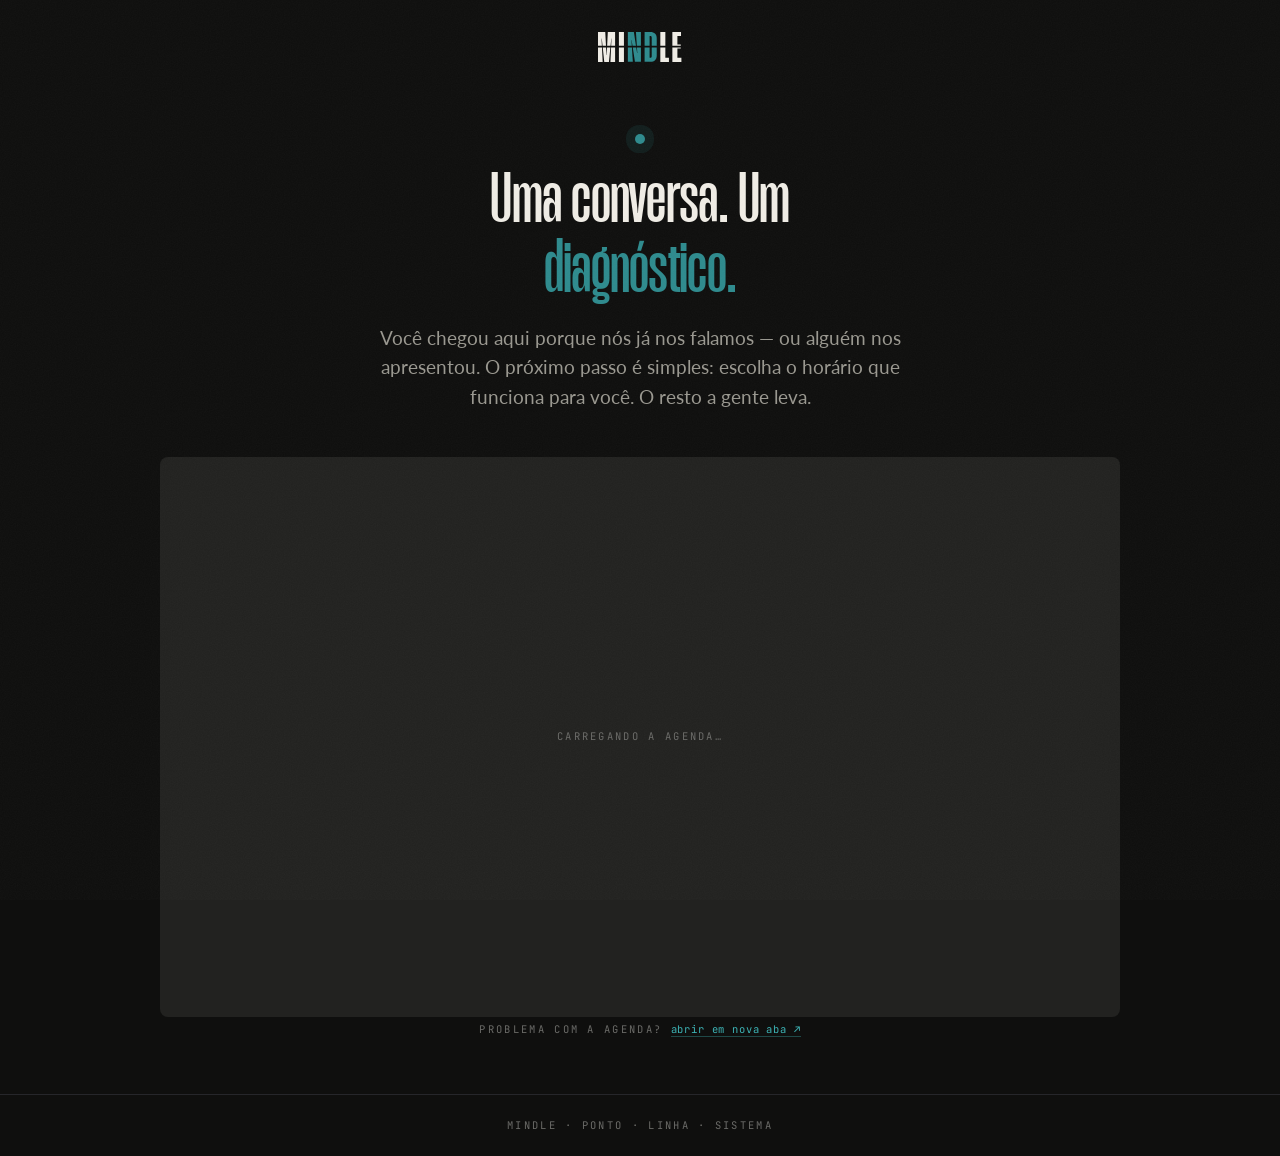
<file: agenda.html>
<!DOCTYPE html>
<html lang="pt-BR">
<head>
  <meta charset="UTF-8">
  <meta name="viewport" content="width=device-width, initial-scale=1.0">
  <title>Agendar conversa — Mindle</title>
  <meta name="description" content="Agende trinta minutos ao vivo com a Mindle. Uma conversa, um diagnóstico, nenhum compromisso.">
  <!-- link privado de agendamento — fora do índice de busca -->
  <meta name="robots" content="noindex, nofollow">
  <meta name="theme-color" content="#0F0F0E">

  <link rel="icon" type="image/svg+xml" href='data:image/svg+xml,<svg xmlns="http://www.w3.org/2000/svg" viewBox="0 0 64 64"><rect width="64" height="64" rx="9" fill="%230F0F0E"/><rect x="17" y="13" width="30" height="17" fill="%232E8B8E"/><rect x="17" y="34" width="30" height="18" fill="%232E8B8E"/></svg>'>

  <link rel="preconnect" href="https://fonts.googleapis.com">
  <link rel="preconnect" href="https://fonts.gstatic.com" crossorigin>
  <link href="https://fonts.googleapis.com/css2?family=JetBrains+Mono:wght@400;500&family=Lato:ital,wght@0,400;0,700;1,400&display=swap" rel="stylesheet">

  <link rel="preload" href="assets/fonts/MangoGrotesque-Medium.woff2" as="font" type="font/woff2" crossorigin>
  <link rel="preload" href="assets/fonts/MangoGrotesque-Bold.woff2" as="font" type="font/woff2" crossorigin>

  <link rel="stylesheet" href="css/styles.css">

  <style>
    /* Página de agenda avulsa — aproveita os tokens do styles.css */
    .agenda-page {
      min-height: 100svh;
      display: grid;
      grid-template-rows: auto 1fr auto;
    }
    .agenda-main {
      width: min(960px, calc(100% - 48px));
      margin-inline: auto;
      padding-block: clamp(2.5rem, 6vw, 4.5rem) clamp(2rem, 5vw, 3.5rem);
    }
    .agenda-head {
      text-align: center;
      display: grid;
      justify-items: center;
      gap: 14px;
      margin-bottom: clamp(1.8rem, 4vw, 2.8rem);
    }
    .agenda-head .h2 { max-width: 18ch; }
    .agenda-lead { color: var(--color-muted); max-width: 52ch; }
    .agenda-footer {
      border-top: 1px solid var(--color-border-subtle);
      padding: 22px 24px;
      display: flex;
      justify-content: center;
      gap: 8px;
      font-family: var(--font-mono);
      font-size: 10.5px;
      letter-spacing: 0.22em;
      text-transform: uppercase;
      color: var(--color-muted-deep);
      text-align: center;
    }
    /* header simplificado (sem nav) */
    .agenda-header {
      display: flex;
      justify-content: center;
      padding: clamp(20px, 3.5vw, 32px) 24px 0;
    }
    .agenda-header .brand-mark { height: 30px; width: auto; color: var(--color-respiro-base); }
  </style>
</head>
<body>

  <div class="grain" aria-hidden="true"></div>

  <div class="agenda-page">

    <header class="agenda-header">
      <a class="brand" href="index.html" aria-label="Mindle — início">
        <svg class="brand-mark" viewBox="0 0 540 194" fill="none" xmlns="http://www.w3.org/2000/svg" aria-hidden="true">
          <path d="M30.3271 193.266H0V100.266H25.6182L30.3271 193.266ZM70.5791 193.266H40.5273L30.7168 100.266H52.249L54.8643 148.878H56.2422L58.5869 100.266H80.1006L70.5791 193.266ZM110.556 193.266H80.2285L84.6572 100.266H110.556V193.266ZM167.776 193.266H135.243V100.266H167.776V193.266ZM51.6572 89.2656H29.5566L26.7422 62.584L24.2617 42.458L22.8828 42.7334L23.71 62.584L25.0605 89.2656H0V0.275391H46.8691L51.6572 89.2656ZM110.556 89.2656H85.1807L87.3965 42.7334L86.0186 42.458L81.2266 89.2656H59.1182L63.4111 0.275391H110.556V89.2656ZM167.776 89.2656H135.243V0.275391H167.776V89.2656Z" fill="currentColor"/>
          <path d="M435.569 167.074H458.729V193.266H403.037V100.531H435.569V167.074ZM535.214 106.972H513.434V167.074H539.349V193.266H480.9V100.531H535.214V106.972ZM435.569 89.5312H403.037V0H435.569V89.5312ZM536.867 26.1914H513.434V80.7803H535.214V89.5312H480.9V0H536.867V26.1914Z" fill="currentColor"/>
          <path d="M225.294 192.99H193.037V99.9902H219.349L225.294 192.99ZM277.677 192.99H238.803L224.821 99.9902H247.324L252.863 135.92L254.242 135.645L251.923 99.9902H277.677V192.99ZM379.899 151.084C379.899 165.42 376.223 175.988 368.871 182.789C361.519 189.59 351.686 192.99 339.371 192.99H301.324V99.9902H333.857V166.799H339.371C344.701 166.799 347.366 163.031 347.366 155.495V99.9902H379.899V151.084ZM245.629 88.9902H223.167L220.606 71.958L217.299 52.1074L215.92 52.3828L217.574 72.2334L218.646 88.9902H193.037V0H231.91L245.629 88.9902ZM277.677 88.9902H251.208L245.42 0H277.677V88.9902ZM339.371 0C351.502 5.37728e-06 361.244 3.40058 368.596 10.2012C376.131 16.818 379.899 27.2947 379.899 41.6309V88.9902H347.366V36.9443C347.366 29.5924 344.701 25.916 339.371 25.916H333.857V88.9902H301.324V0H339.371Z" fill="var(--color-accent)"/>
        </svg>
      </a>
    </header>

    <main class="agenda-main">
      <header class="agenda-head">
        <span class="success-node" aria-hidden="true"></span>
        <h1 class="h2">Uma conversa. Um <span class="tx">diagnóstico.</span></h1>
        <p class="lead agenda-lead">Você chegou aqui porque nós já nos falamos — ou alguém nos apresentou. O próximo passo é simples: escolha o horário que funciona para você. O resto a gente leva.</p>
      </header>

      <div class="cal-slot" id="cal-slot" aria-label="Agenda de horários do diagnóstico"></div>

      <div class="agenda-nudge" id="agenda-nudge" role="status">
        <span class="agenda-nudge-pill"><span class="agenda-nudge-dot" aria-hidden="true"></span>Agendado! <strong>Adicione ao seu calendário ali em cima&nbsp;&uarr;</strong> para garantir o lembrete.</span>
      </div>

      <p class="micro cal-micro" style="text-align:center">Problema com a agenda? <a class="cal-fallback" href="https://cal.com/mindle-diagnostico/branding" target="_blank" rel="noopener">abrir em nova aba &nearr;</a></p>
    </main>

    <footer class="agenda-footer">
      <span>Mindle · Ponto · Linha · Sistema</span>
    </footer>

  </div>

  <script src="config.js"></script>
  <script>
    (function () {
      // Mesmo embed do index (montarCal), aqui montado direto no load.
      // Aceita ?nome=Fulano&email=fulano@x.com para pré-preencher a agenda.
      var params = new URLSearchParams(window.location.search);
      var nome = params.get('nome') || '';
      var email = params.get('email') || '';

      (function (C, A, L) {
        let p = function (a, ar) { a.q.push(ar); };
        let d = C.document;
        C.Cal = C.Cal || function () {
          let cal = C.Cal, ar = arguments;
          if (!cal.loaded) {
            cal.ns = {}; cal.q = cal.q || [];
            d.head.appendChild(d.createElement('script')).src = A;
            cal.loaded = true;
          }
          if (ar[0] === L) {
            const api = function () { p(api, arguments); };
            const namespace = ar[1];
            api.q = api.q || [];
            if (typeof namespace === 'string') {
              cal.ns[namespace] = cal.ns[namespace] || api;
              p(cal.ns[namespace], ar);
              p(cal, ['initNamespace', namespace]);
            } else p(cal, ar);
            return;
          }
          p(cal, ar);
        };
      })(window, 'https://app.cal.com/embed/embed.js', 'init');

      Cal('init', { origin: 'https://app.cal.com' });
      Cal('inline', {
        elementOrSelector: '#cal-slot',
        calLink: window.MINDLE_CAL,
        config: { theme: 'dark', name: nome, email: email, locale: 'pt-BR' }
      });
      Cal('ui', { theme: 'dark', styles: { branding: { brandColor: '#2E8B8E' } } });

      // Quando o Cal confirma o agendamento, mostra o aviso pulsante
      // apontando pros botões "adicionar ao calendário" (dentro do iframe,
      // fora do nosso alcance de CSS — por isso o aviso é nosso, ao lado).
      var mostrarNudge = function () {
        var n = document.getElementById('agenda-nudge');
        if (n) n.classList.add('is-on');
      };
      Cal('on', { action: 'bookingSuccessful',   callback: mostrarNudge });
      Cal('on', { action: 'bookingSuccessfulV2', callback: mostrarNudge });
    })();
  </script>
</body>
</html>
</file>
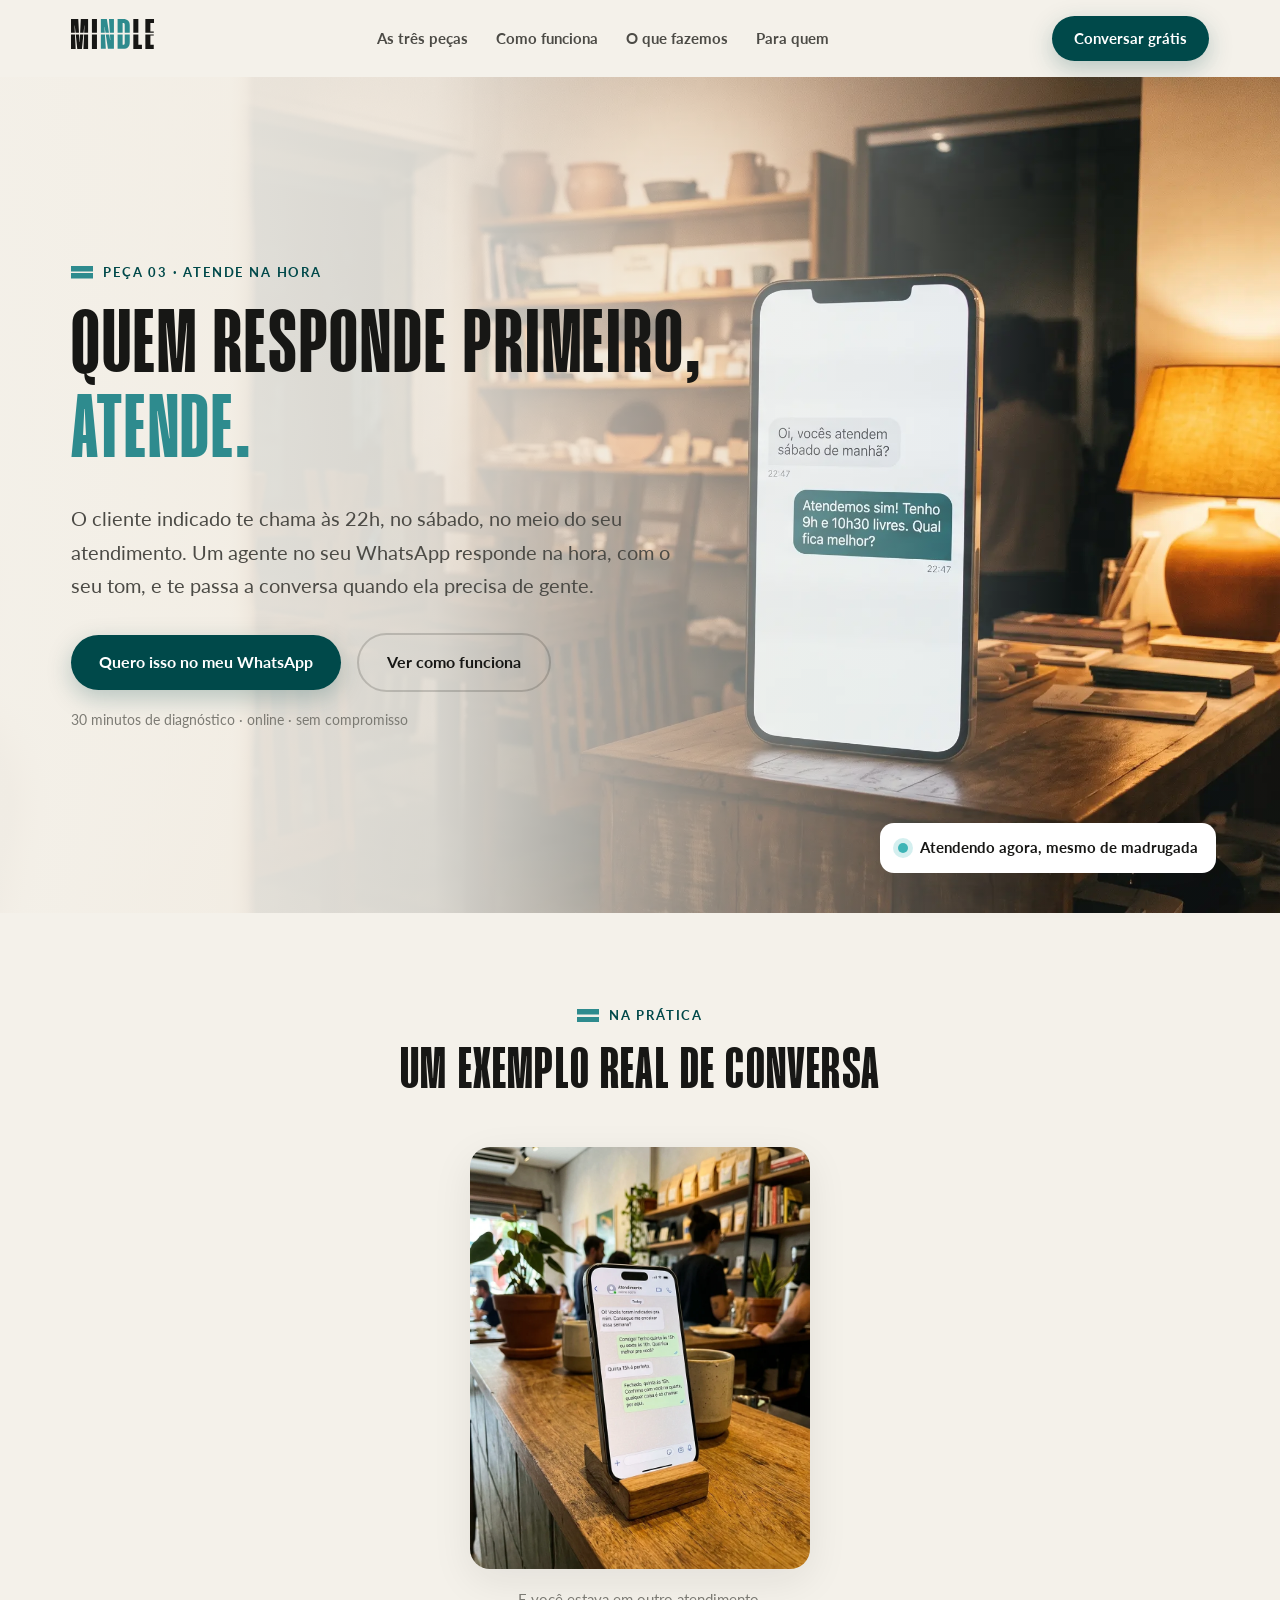
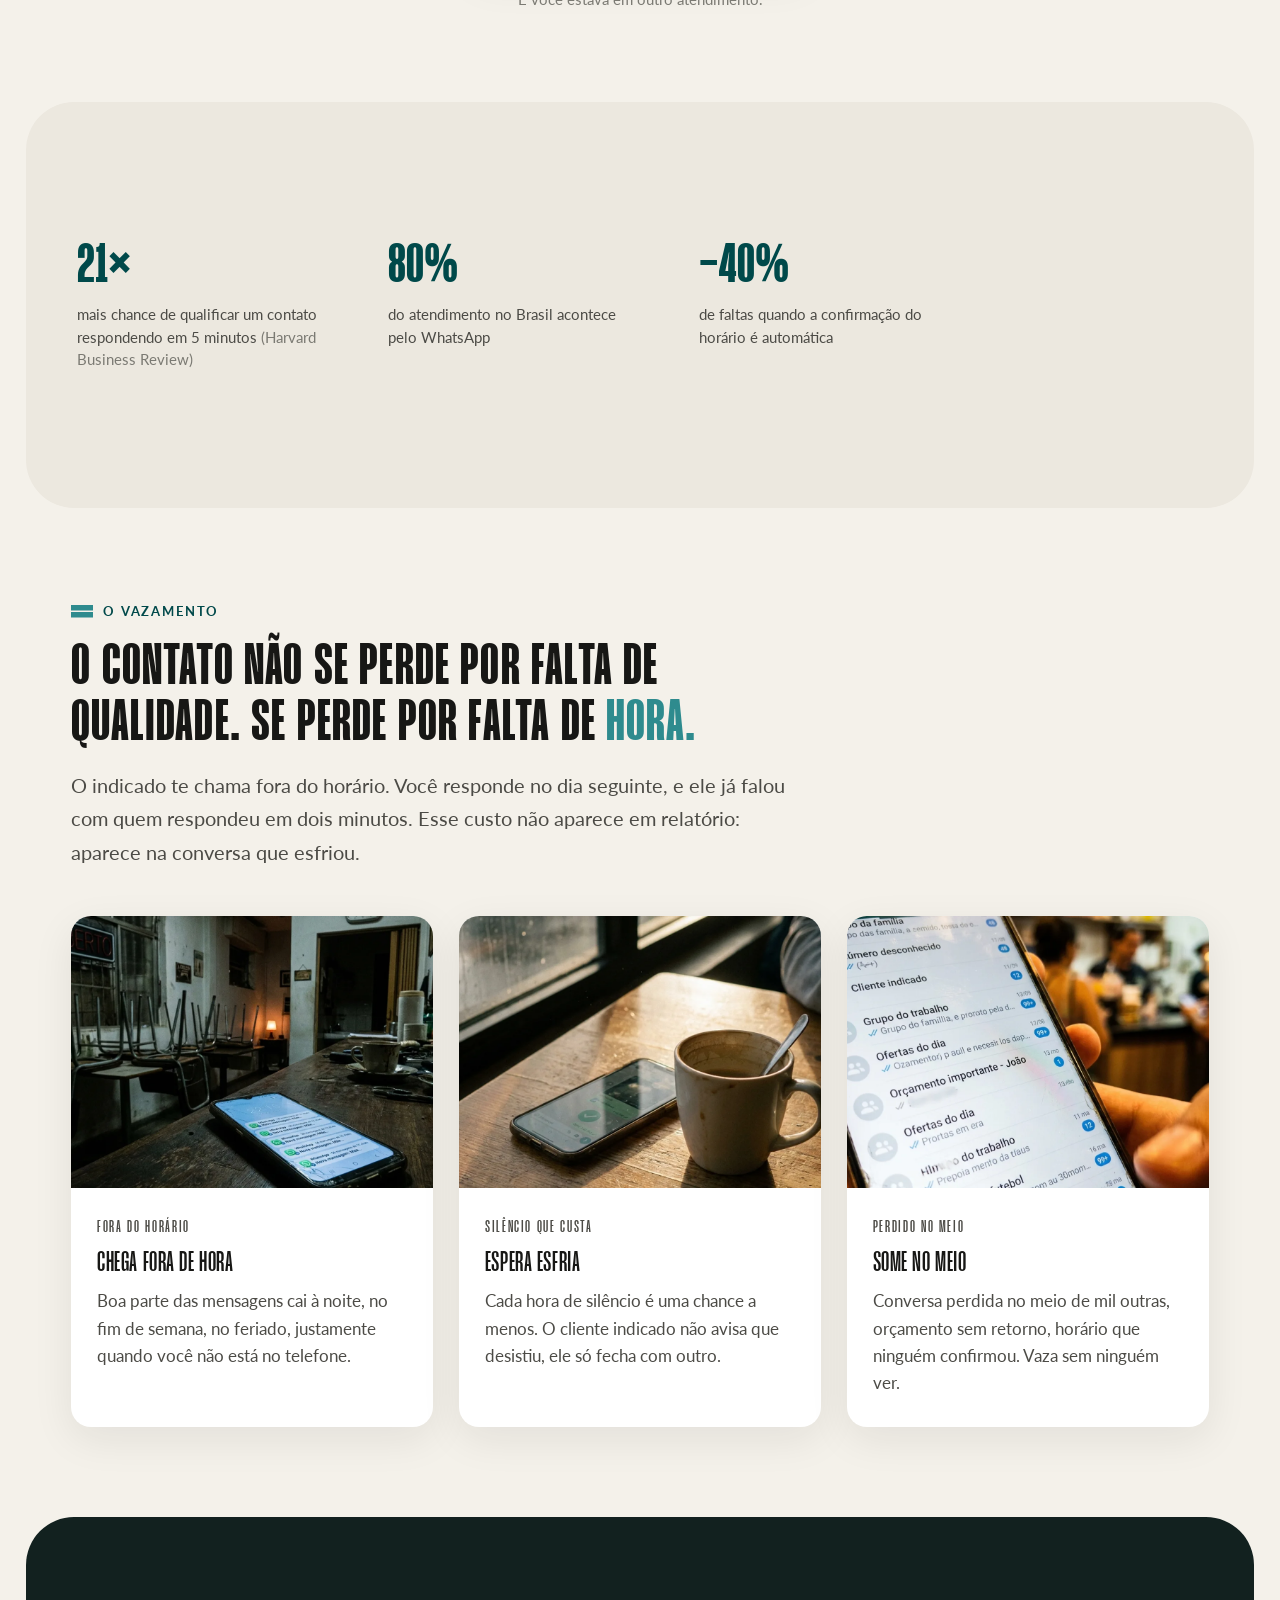
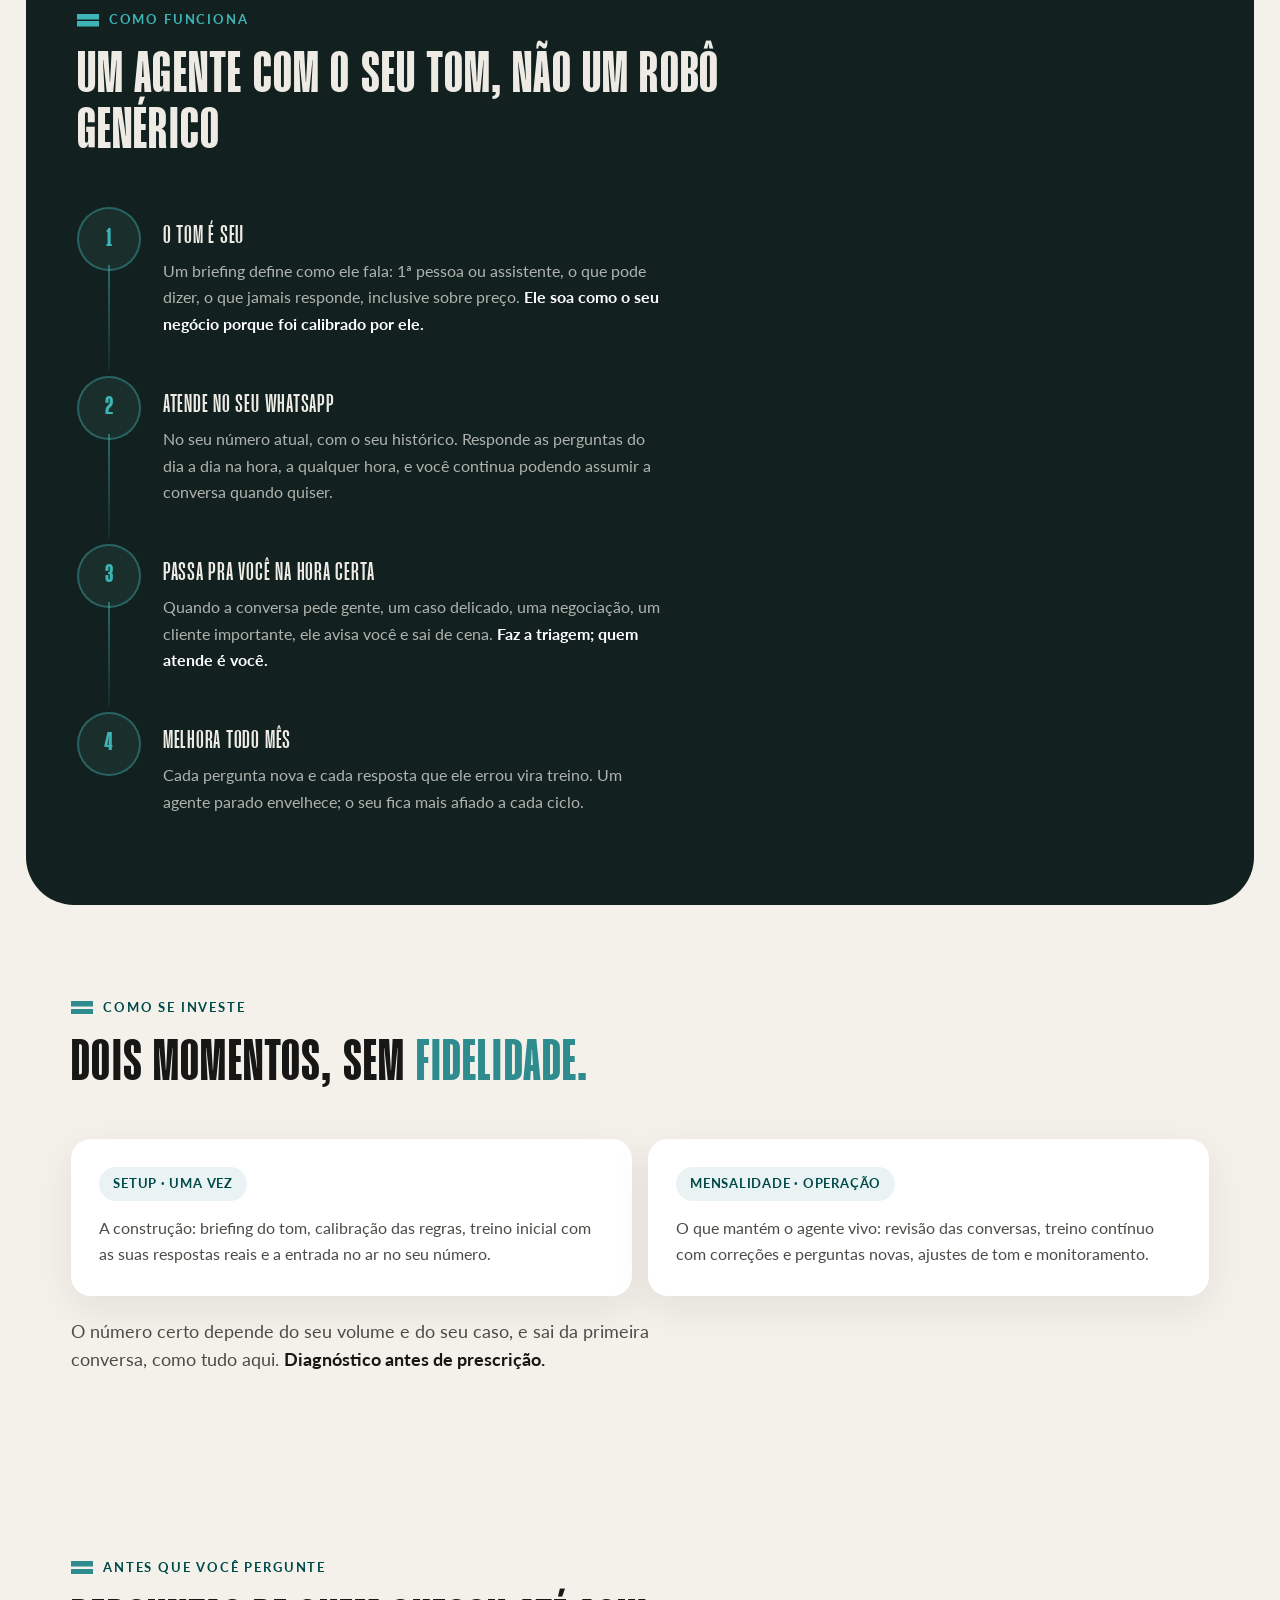
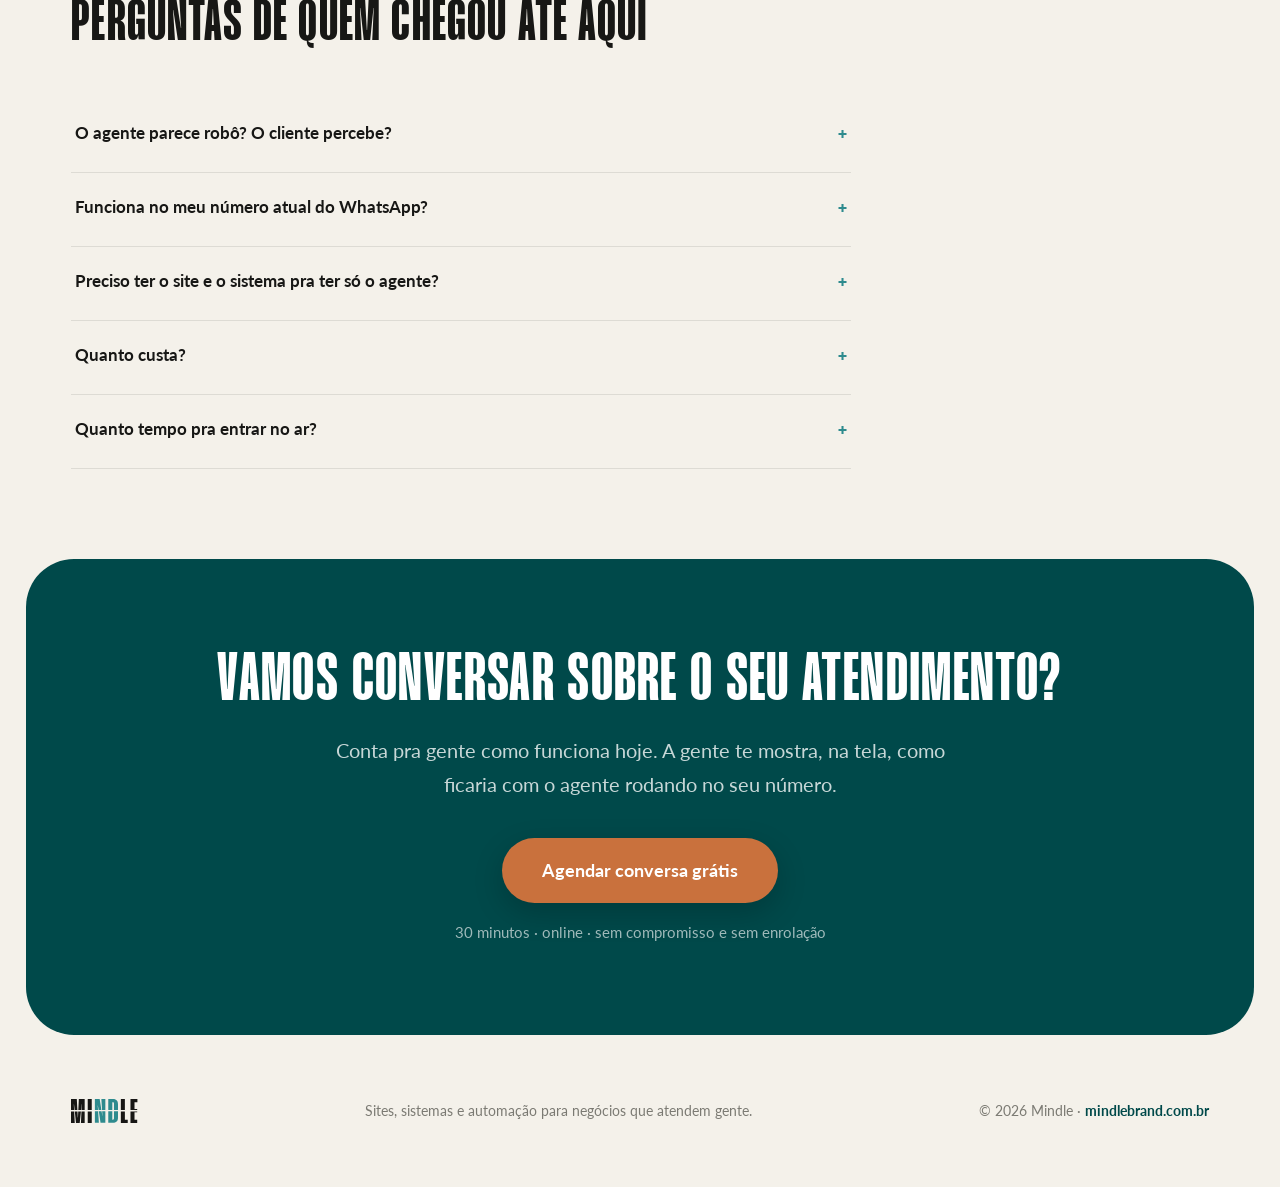
<file: automacao.html>
<!DOCTYPE html>
<html lang="pt-BR">
<head>
  <meta charset="UTF-8">
  <meta name="viewport" content="width=device-width, initial-scale=1.0">
  <title>Atendimento que responde em segundos — Mindle</title>
  <meta name="description" content="A peça de Automação da Mindle: um agente no seu WhatsApp que responde em segundos, com o seu tom, e passa a conversa pra você quando precisa de gente. Setup + mensalidade, sem fidelidade.">
  <meta property="og:title" content="Atendimento que responde em segundos — Mindle">
  <meta property="og:description" content="Quem responde primeiro, atende. Um agente no seu WhatsApp com o seu tom, treinado com as suas respostas reais — e que melhora todo mês.">
  <meta property="og:type" content="website">
  <meta property="og:locale" content="pt_BR">
  <meta property="og:url" content="https://mindlebrand.com.br/automacao">
  <meta property="og:site_name" content="Mindle">
  <meta property="og:image" content="https://mindlebrand.com.br/assets/og-automacao.jpg">
  <meta property="og:image:width" content="1200">
  <meta property="og:image:height" content="630">
  <meta property="og:image:alt" content="Mindle — Quem responde primeiro, atende.">
  <meta name="twitter:card" content="summary_large_image">
  <meta name="twitter:image" content="https://mindlebrand.com.br/assets/og-automacao.jpg">
  <meta name="theme-color" content="#F4F1EA">
  <link rel="canonical" href="https://mindlebrand.com.br/automacao">

  <link rel="icon" type="image/svg+xml" href='data:image/svg+xml,<svg xmlns="http://www.w3.org/2000/svg" viewBox="0 0 64 64"><rect width="64" height="64" rx="9" fill="%23F4F1EA"/><rect x="17" y="13" width="30" height="17" fill="%232E8B8E"/><rect x="17" y="34" width="30" height="18" fill="%232E8B8E"/></svg>'>

  <link rel="preconnect" href="https://fonts.googleapis.com">
  <link rel="preconnect" href="https://fonts.gstatic.com" crossorigin>
  <link href="https://fonts.googleapis.com/css2?family=Lato:ital,wght@0,400;0,700;1,400&display=swap" rel="stylesheet">
  <link rel="preload" as="image" href="assets/novo/hero.webp" media="(min-width: 901px)">
  <link rel="preload" as="image" href="assets/novo/hero-mobile.webp" media="(max-width: 900px)">

  <style>
    /* ════════════════════════════════════════════════════════
       MINDLE / AUTOMAÇÃO — mesmo sistema visual do index.html.
       Paleta: creme + teal + terracota. Página independente,
       não depende de styles.css.
       ════════════════════════════════════════════════════════ */
    @font-face {
      font-family: 'Mango Grotesque';
      src: url('assets/fonts/MangoGrotesque-Medium.woff2') format('woff2');
      font-weight: 500; font-style: normal; font-display: swap;
    }
    @font-face {
      font-family: 'Mango Grotesque';
      src: url('assets/fonts/MangoGrotesque-Bold.woff2') format('woff2');
      font-weight: 700; font-style: normal; font-display: swap;
    }

    :root {
      --cream:      #F4F1EA;
      --cream-soft: #ECE8DF;
      --card:       #FFFFFF;
      --ink:        #171715;
      --ink-soft:   #4C4B46;
      --muted:      #7B7A73;

      --teal:        #2E8B8E;
      --teal-deep:   #00494A;
      --teal-bright: #3DB4B6;
      --terra:       #C9713D;
      --terra-soft:  #F3DFCE;

      --dark:       #12211F;
      --dark-2:     #1A2E2B;

      --display: 'Mango Grotesque', 'Arial Narrow', sans-serif;
      --body: 'Lato', sans-serif;

      --h1: clamp(44px, 7vw, 96px);
      --h2: clamp(36px, 4.6vw, 62px);
      --h3: clamp(24px, 2.4vw, 32px);

      --pad: clamp(20px, 4vw, 64px);
      --radius: 20px;
      --shadow: 0 12px 40px rgba(23, 23, 21, 0.08);
      --ease: cubic-bezier(0.16, 1, 0.3, 1);
    }

    * { margin: 0; padding: 0; box-sizing: border-box; }
    html { scroll-behavior: smooth; }
    body {
      font-family: var(--body);
      background: var(--cream);
      color: var(--ink);
      font-size: 17.5px;
      line-height: 1.65;
      -webkit-font-smoothing: antialiased;
      overflow-x: hidden;
    }
    img { max-width: 100%; display: block; }
    a { color: inherit; }

    .wrap { max-width: 1240px; margin: 0 auto; padding: 0 var(--pad); }
    section { padding: clamp(56px, 7vw, 104px) 0; }
    .sec-head { max-width: 720px; margin-bottom: clamp(32px, 3.6vw, 48px); }
    .sec-head .h2 { margin: 14px 0 16px; }

    .display { font-family: var(--display); font-weight: 700; line-height: 0.95; letter-spacing: 0.02em; text-transform: uppercase; }
    .h2 { font-size: var(--h2); }
    .h3 { font-size: var(--h3); line-height: 1.05; font-weight: 500; }

    .eyebrow {
      display: inline-flex; align-items: center; gap: 10px;
      font-size: 13px; font-weight: 700; letter-spacing: 0.14em; text-transform: uppercase;
      color: var(--teal-deep);
    }
    .eyebrow::before {
      content: ''; width: 22px; height: 13px; flex: none;
      background:
        linear-gradient(var(--teal) 0 0) top left / 100% 5.5px no-repeat,
        linear-gradient(var(--teal) 0 0) bottom left / 100% 5.5px no-repeat;
    }

    .lead { font-size: clamp(18px, 1.6vw, 22px); color: var(--ink-soft); }

    html.js .rv { opacity: 0; transform: translateY(26px); transition: opacity 0.9s var(--ease), transform 0.9s var(--ease); }
    html.js .rv.on { opacity: 1; transform: none; }
    html.js .rv-d1 { transition-delay: 0.08s; } html.js .rv-d2 { transition-delay: 0.16s; } html.js .rv-d3 { transition-delay: 0.24s; }
    @media (prefers-reduced-motion: reduce) { html.js .rv { opacity: 1; transform: none; transition: none; } }

    /* ── Header ─────────────────────────────────────────── */
    .top {
      position: sticky; top: 0; z-index: 50;
      background: rgba(244, 241, 234, 0.88);
      backdrop-filter: blur(14px); -webkit-backdrop-filter: blur(14px);
      transition: box-shadow 0.4s;
    }
    .top.scrolled { box-shadow: 0 1px 0 rgba(23,23,21,0.08), 0 8px 30px rgba(23,23,21,0.06); }
    .top-inner { display: flex; align-items: center; justify-content: space-between; gap: 24px; padding: 16px var(--pad); max-width: 1240px; margin: 0 auto; }
    .brand-mark { height: 30px; width: auto; color: var(--ink); }
    .top-nav { display: flex; gap: 28px; font-size: 15px; font-weight: 700; }
    .top-nav a { text-decoration: none; color: var(--ink-soft); transition: color 0.25s; }
    .top-nav a:hover { color: var(--teal-deep); }
    @media (max-width: 980px) { .top-nav { display: none; } }

    .btn {
      display: inline-block; text-decoration: none; font-weight: 700;
      border-radius: 999px; padding: 14px 28px; font-size: 16px;
      transition: transform 0.3s var(--ease), box-shadow 0.3s, background 0.3s;
    }
    .btn:hover { transform: translateY(-2px); }
    .btn-solid { background: var(--teal-deep); color: #fff; box-shadow: 0 8px 24px rgba(0, 73, 74, 0.25); }
    .btn-solid:hover { background: var(--teal); }
    .btn-ghost { border: 2px solid rgba(23,23,21,0.18); color: var(--ink); }
    .btn-ghost:hover { border-color: var(--teal); color: var(--teal-deep); }
    .btn-sm { padding: 10px 22px; font-size: 15px; }

    /* ── Footer ─────────────────────────────────────────── */
    footer { padding: clamp(40px, 5vw, 64px) 0; }
    .foot-inner { display: flex; flex-wrap: wrap; align-items: center; justify-content: space-between; gap: 18px; }
    .foot-inner .brand-mark { height: 24px; color: var(--ink); }
    .foot-inner p { font-size: 14px; color: var(--muted); }
    .foot-inner a { color: var(--teal-deep); font-weight: 700; text-decoration: none; }

    .bleed { margin: 0 clamp(0px, 2vw, 32px); }

    /* ── Hero ───────────────────────────────────────────── */
    .hero { position: relative; padding: clamp(48px, 7vw, 96px) 0 clamp(56px, 7vw, 100px); }
    .hero-grid > div { max-width: 640px; }

    /* Mesmo par de fotos do hero do index.html (hero.webp / hero-mobile.webp),
       fundo full-bleed da seção. */
    @media (min-width: 901px) {
      .hero {
        display: flex; align-items: center;
        min-height: calc(100svh - 64px);
        background-image:
          linear-gradient(90deg,
            rgba(244,241,234,0.97) 0%,
            rgba(244,241,234,0.88) 34%,
            rgba(244,241,234,0.45) 60%,
            rgba(244,241,234,0.05) 84%),
          url('assets/novo/hero.webp');
        background-size: cover;
        background-position: center right;
        background-repeat: no-repeat;
      }
      .hero-grid { flex: 1; }
    }

    .hero h1 { font-size: var(--h1); margin: 18px 0 26px; }
    .hero h1 .tx { color: var(--teal); }
    .hero .lead { max-width: 50ch; }
    .hero-cta { display: flex; flex-wrap: wrap; align-items: center; gap: 16px; margin-top: 30px; }
    .hero-nota { font-size: 14px; color: var(--muted); margin-top: 16px; }

    .hero-badge {
      position: absolute; right: clamp(20px, 5vw, 72px); bottom: clamp(20px, 3.5vw, 40px);
      background: var(--card); border-radius: 14px; box-shadow: var(--shadow);
      padding: 13px 18px; display: flex; align-items: center; gap: 12px;
      font-size: 14.5px; font-weight: 700; color: var(--ink);
    }
    .hero-badge .dot { width: 10px; height: 10px; border-radius: 50%; background: var(--teal-bright); box-shadow: 0 0 0 5px rgba(61,180,182,0.22); animation: pulse 2.4s infinite; }
    @keyframes pulse { 0%,100% { box-shadow: 0 0 0 4px rgba(61,180,182,0.22); } 50% { box-shadow: 0 0 0 9px rgba(61,180,182,0.08); } }

    @media (max-width: 900px) {
      .hero {
        background-image:
          linear-gradient(180deg,
            rgba(244,241,234,0.96) 0%,
            rgba(244,241,234,0.78) 30%,
            rgba(244,241,234,0.30) 55%,
            rgba(244,241,234,0) 72%,
            rgba(244,241,234,0) 86%,
            rgba(244,241,234,0.9) 100%),
          url('assets/novo/hero-mobile.webp');
        background-size: cover;
        background-position: center bottom;
        background-repeat: no-repeat;
        padding-bottom: min(320px, 42vh);
      }
      .hero-badge { right: 16px; bottom: 18px; }
      .hero .btn-ghost { background: rgba(244,241,234,0.82); border-color: rgba(23,23,21,0.25); }
    }

    /* ── Exemplo (foto) ─────────────────────────────────── */
    .chat { display: grid; gap: 18px; justify-items: center; }
    .chat img { max-width: 340px; width: 100%; border-radius: var(--radius); box-shadow: var(--shadow); }
    .chat-legenda { font-size: 15px; color: var(--muted); text-align: center; }

    /* ── Métricas ───────────────────────────────────────── */
    .metricas { background: var(--cream-soft); border-radius: clamp(24px, 4vw, 48px); }
    .metricas-grid { display: flex; flex-wrap: wrap; gap: clamp(24px, 4vw, 56px); padding: clamp(2rem, 4vw, 3rem) 0; }
    .metricas-grid div { max-width: 260px; }
    .metricas-grid dt { font-family: var(--display); font-weight: 700; font-size: clamp(38px, 4.6vw, 56px); line-height: 1; color: var(--teal-deep); }
    .metricas-grid dd { margin: 8px 0 0; font-size: 15px; line-height: 1.5; color: var(--ink-soft); }
    .metricas-grid dd span { color: var(--muted); }

    /* ── Vazamento (cards com foto, mesmo layout do .cena da home) ── */
    .vaz-grid { display: grid; grid-template-columns: repeat(3, 1fr); gap: clamp(18px, 2vw, 28px); }
    @media (max-width: 860px) { .vaz-grid { grid-template-columns: 1fr; } }
    .vaz-card {
      background: var(--card); border-radius: var(--radius); overflow: hidden;
      box-shadow: var(--shadow); display: flex; flex-direction: column;
      transition: transform 0.45s var(--ease);
    }
    .vaz-card:hover { transform: translateY(-6px); }
    .vaz-card img { aspect-ratio: 4 / 3; object-fit: cover; width: 100%; }
    .vaz-body { padding: 26px 26px 30px; }
    .vaz-body .h3 { font-size: clamp(24px, 2.2vw, 30px); margin-bottom: 10px; }
    .vaz-body p { color: var(--ink-soft); font-size: 16.5px; }
    .vaz-tag { font-family: var(--display); font-weight: 500; font-size: 16px; letter-spacing: 0.1em; color: var(--terra); text-transform: uppercase; margin-bottom: 8px; }

    /* ── Como funciona (dark, igual .fluxo do index) ────── */
    .fluxo { background: var(--dark); color: #EDEBE4; border-radius: clamp(24px, 4vw, 48px); }
    .fluxo .eyebrow { color: var(--teal-bright); }
    .fluxo .eyebrow::before { background:
        linear-gradient(var(--teal-bright) 0 0) top left / 100% 5.5px no-repeat,
        linear-gradient(var(--teal-bright) 0 0) bottom left / 100% 5.5px no-repeat; }
    .fluxo .sec-head .lead { color: rgba(237,235,228,0.72); }

    .passos { display: grid; gap: 0; max-width: 860px; }
    .passo { display: grid; grid-template-columns: 64px 1fr; gap: 22px; position: relative; padding-bottom: clamp(28px, 3vw, 42px); }
    .passo:last-child { padding-bottom: 0; }
    .passo::before {
      content: ''; position: absolute; left: 31px; top: 58px; bottom: 6px; width: 2px;
      background: linear-gradient(rgba(61,180,182,0.5), rgba(61,180,182,0.08));
    }
    .passo:last-child::before { display: none; }
    .passo-n {
      width: 64px; height: 64px; border-radius: 50%; flex: none;
      background: var(--dark-2); border: 2px solid rgba(61,180,182,0.4);
      display: grid; place-items: center;
      font-family: var(--display); font-weight: 700; font-size: 26px; color: var(--teal-bright);
    }
    .passo h4 { font-family: var(--display); font-weight: 500; text-transform: uppercase; letter-spacing: 0.03em; font-size: clamp(21px, 2vw, 27px); line-height: 1.04; margin: 16px 0 8px; }
    .passo p { color: rgba(237,235,228,0.72); max-width: 56ch; font-size: 16px; }
    .passo strong { color: #fff; }

    /* ── Investimento ───────────────────────────────────── */
    .modelo-grid { display: grid; grid-template-columns: 1fr 1fr; gap: 16px; margin-top: 8px; }
    @media (max-width: 700px) { .modelo-grid { grid-template-columns: 1fr; } }
    .modelo-card { background: var(--card); border-radius: var(--radius); padding: 28px; box-shadow: var(--shadow); }
    .modelo-card .tag { display: inline-block; font-size: 13px; font-weight: 700; letter-spacing: 0.06em; text-transform: uppercase; color: var(--teal-deep); background: rgba(46,139,142,0.10); padding: 6px 14px; border-radius: 999px; margin-bottom: 14px; }
    .modelo-card p { color: var(--ink-soft); font-size: 16px; }
    .modelo-nota { color: var(--ink-soft); max-width: 62ch; margin-top: 22px; }
    .modelo-nota strong { color: var(--ink); }

    /* ── FAQ ────────────────────────────────────────────── */
    .faq { margin-top: 8px; max-width: 780px; }
    .faq details { border-bottom: 1px solid rgba(23,23,21,0.1); }
    .faq summary { cursor: pointer; padding: 20px 4px; font-size: 17px; font-weight: 700; color: var(--ink); list-style: none; display: flex; justify-content: space-between; gap: 16px; }
    .faq summary::-webkit-details-marker { display: none; }
    .faq summary::after { content: "+"; color: var(--teal); font-family: var(--display); font-size: 20px; }
    .faq details[open] summary::after { content: "–"; }
    .faq details p { padding: 0 4px 22px; margin: 0; color: var(--ink-soft); font-size: 16px; line-height: 1.7; max-width: 62ch; }

    /* ── CTA final ──────────────────────────────────────── */
    .cta-fim { background: var(--teal-deep); color: #fff; border-radius: clamp(24px, 4vw, 48px); text-align: center; }
    .cta-fim .display { font-size: clamp(38px, 5.4vw, 76px); }
    .cta-fim .lead { color: rgba(255,255,255,0.78); max-width: 52ch; margin: 20px auto 0; }
    .cta-fim .btn-solid { background: var(--terra); color: #fff; box-shadow: 0 10px 30px rgba(0,0,0,0.2); margin-top: 36px; font-size: 18px; padding: 18px 40px; }
    .cta-fim .btn-solid:hover { background: #fff; color: var(--teal-deep); }
    .cta-fim .nota { display: block; margin-top: 18px; font-size: 14.5px; color: rgba(255,255,255,0.62); }
  </style>
</head>
<body>

  <!-- ============ HEADER ============ -->
  <header class="top" id="topo">
    <div class="top-inner">
      <a href="index.html" aria-label="Mindle, início">
        <svg class="brand-mark" viewBox="0 0 540 194" fill="none" xmlns="http://www.w3.org/2000/svg" aria-hidden="true">
          <path d="M30.3271 193.266H0V100.266H25.6182L30.3271 193.266ZM70.5791 193.266H40.5273L30.7168 100.266H52.249L54.8643 148.878H56.2422L58.5869 100.266H80.1006L70.5791 193.266ZM110.556 193.266H80.2285L84.6572 100.266H110.556V193.266ZM167.776 193.266H135.243V100.266H167.776V193.266ZM51.6572 89.2656H29.5566L26.7422 62.584L24.2617 42.458L22.8828 42.7334L23.71 62.584L25.0605 89.2656H0V0.275391H46.8691L51.6572 89.2656ZM110.556 89.2656H85.1807L87.3965 42.7334L86.0186 42.458L81.2266 89.2656H59.1182L63.4111 0.275391H110.556V89.2656ZM167.776 89.2656H135.243V0.275391H167.776V89.2656Z" fill="currentColor"/>
          <path d="M435.569 167.074H458.729V193.266H403.037V100.531H435.569V167.074ZM535.214 106.972H513.434V167.074H535.214V193.266H480.9V100.531H535.214V106.972ZM435.569 89.5312H403.037V0H435.569V89.5312ZM536.867 26.1914H513.434V80.7803H535.214V89.5312H480.9V0H536.867V26.1914Z" fill="currentColor"/>
          <path d="M225.294 192.99H193.037V99.9902H219.349L225.294 192.99ZM277.677 192.99H238.803L224.821 99.9902H247.324L252.863 135.92L254.242 135.645L251.923 99.9902H277.677V192.99ZM379.899 151.084C379.899 165.42 376.223 175.988 368.871 182.789C361.519 189.59 351.686 192.99 339.371 192.99H301.324V99.9902H333.857V166.799H339.371C344.701 166.799 347.366 163.031 347.366 155.495V99.9902H379.899V151.084ZM245.629 88.9902H223.167L220.606 71.958L217.299 52.1074L215.92 52.3828L217.574 72.2334L218.646 88.9902H193.037V0H231.91L245.629 88.9902ZM277.677 88.9902H251.208L245.42 0H277.677V88.9902ZM339.371 0C351.502 5.37728e-06 361.244 3.40058 368.596 10.2012C376.131 16.818 379.899 27.2947 379.899 41.6309V88.9902H347.366V36.9443C347.366 29.5924 344.701 25.916 339.371 25.916H333.857V88.9902H301.324V0H339.371Z" fill="#2E8B8E"/>
        </svg>
      </a>
      <nav class="top-nav" aria-label="Navegação principal">
        <a href="index.html#pecas">As três peças</a>
        <a href="index.html#fluxo">Como funciona</a>
        <a href="index.html#alem">O que fazemos</a>
        <a href="index.html#quem">Para quem</a>
      </nav>
      <a class="btn btn-solid btn-sm" href="diagnostico.html">Conversar grátis</a>
    </div>
  </header>

  <main>

    <!-- ============ HERO ============ -->
    <section class="hero">
      <div class="wrap hero-grid">
        <div>
          <p class="eyebrow rv">Peça 03 · Atende na hora</p>
          <h1 class="display rv rv-d1">Quem responde primeiro, <span class="tx">atende.</span></h1>
          <p class="lead rv rv-d2">O cliente indicado te chama às 22h, no sábado, no meio do seu atendimento. Um agente no seu WhatsApp responde na hora, com o seu tom, e te passa a conversa quando ela precisa de gente.</p>
          <div class="hero-cta rv rv-d3">
            <a class="btn btn-solid" href="diagnostico.html">Quero isso no meu WhatsApp</a>
            <a class="btn btn-ghost" href="#como-funciona">Ver como funciona</a>
          </div>
          <p class="hero-nota rv rv-d3">30 minutos de diagnóstico · online · sem compromisso</p>
        </div>
      </div>
      <div class="hero-badge rv rv-d3"><span class="dot"></span> Atendendo agora, mesmo de madrugada</div>
    </section>

    <!-- ============ EXEMPLO (chat) ============ -->
    <section id="exemplo">
      <div class="wrap">
        <div class="sec-head" style="margin-inline:auto; text-align:center;">
          <p class="eyebrow rv" style="justify-content:center">Na prática</p>
          <h2 class="h2 display rv rv-d1">Um exemplo real de conversa</h2>
        </div>
        <div class="chat rv rv-d1">
          <img src="assets/novo/exemplo-chat.webp" alt="Celular sobre o balcão de um café mostrando uma conversa de WhatsApp: um cliente pergunta às 22h47 se há horário essa semana, o agente responde em segundos com dois horários livres, o cliente escolhe quinta às 15h e o agente confirma o agendamento." loading="lazy">
          <p class="chat-legenda">E você estava em outro atendimento.</p>
        </div>
      </div>
    </section>

    <!-- ============ MÉTRICAS ============ -->
    <section class="metricas bleed">
      <div class="wrap">
        <dl class="metricas-grid">
          <div class="rv"><dt>21×</dt><dd>mais chance de qualificar um contato respondendo em 5 minutos <span>(Harvard Business Review)</span></dd></div>
          <div class="rv rv-d1"><dt>80%</dt><dd>do atendimento no Brasil acontece pelo WhatsApp</dd></div>
          <div class="rv rv-d2"><dt>&minus;40%</dt><dd>de faltas quando a confirmação do horário é automática</dd></div>
        </dl>
      </div>
    </section>

    <!-- ============ O VAZAMENTO ============ -->
    <section id="vazamento">
      <div class="wrap">
        <div class="sec-head">
          <p class="eyebrow rv">O vazamento</p>
          <h2 class="h2 display rv rv-d1">O contato não se perde por falta de qualidade. Se perde por falta de <span class="tx" style="color:var(--teal)">hora.</span></h2>
          <p class="lead rv rv-d2">O indicado te chama fora do horário. Você responde no dia seguinte, e ele já falou com quem respondeu em dois minutos. Esse custo não aparece em relatório: aparece na conversa que esfriou.</p>
        </div>
        <div class="vaz-grid">
          <article class="vaz-card rv">
            <img src="assets/card-forahora.webp" alt="Celular com mensagens não lidas fora do horário comercial" loading="lazy">
            <div class="vaz-body">
              <p class="vaz-tag">Fora do horário</p>
              <h3 class="h3 display">Chega fora de hora</h3>
              <p>Boa parte das mensagens cai à noite, no fim de semana, no feriado, justamente quando você não está no telefone.</p>
            </div>
          </article>
          <article class="vaz-card rv rv-d1">
            <img src="assets/card-espera.webp" alt="Relógio marcando o tempo de espera de uma resposta" loading="lazy">
            <div class="vaz-body">
              <p class="vaz-tag">Silêncio que custa</p>
              <h3 class="h3 display">Espera esfria</h3>
              <p>Cada hora de silêncio é uma chance a menos. O cliente indicado não avisa que desistiu, ele só fecha com outro.</p>
            </div>
          </article>
          <article class="vaz-card rv rv-d2">
            <img src="assets/card-some.webp" alt="Conversa perdida no meio de várias outras mensagens" loading="lazy">
            <div class="vaz-body">
              <p class="vaz-tag">Perdido no meio</p>
              <h3 class="h3 display">Some no meio</h3>
              <p>Conversa perdida no meio de mil outras, orçamento sem retorno, horário que ninguém confirmou. Vaza sem ninguém ver.</p>
            </div>
          </article>
        </div>
      </div>
    </section>

    <!-- ============ COMO FUNCIONA ============ -->
    <section class="fluxo bleed" id="como-funciona">
      <div class="wrap">
        <div class="sec-head">
          <p class="eyebrow rv">Como funciona</p>
          <h2 class="h2 display rv rv-d1">Um agente com o seu tom, não um robô genérico</h2>
        </div>
        <div class="passos">
          <div class="passo rv"><div class="passo-n">1</div><div><h4>O tom é seu</h4><p>Um briefing define como ele fala: 1ª pessoa ou assistente, o que pode dizer, o que jamais responde, inclusive sobre preço. <strong>Ele soa como o seu negócio porque foi calibrado por ele.</strong></p></div></div>
          <div class="passo rv"><div class="passo-n">2</div><div><h4>Atende no seu WhatsApp</h4><p>No seu número atual, com o seu histórico. Responde as perguntas do dia a dia na hora, a qualquer hora, e você continua podendo assumir a conversa quando quiser.</p></div></div>
          <div class="passo rv"><div class="passo-n">3</div><div><h4>Passa pra você na hora certa</h4><p>Quando a conversa pede gente, um caso delicado, uma negociação, um cliente importante, ele avisa você e sai de cena. <strong>Faz a triagem; quem atende é você.</strong></p></div></div>
          <div class="passo rv"><div class="passo-n">4</div><div><h4>Melhora todo mês</h4><p>Cada pergunta nova e cada resposta que ele errou vira treino. Um agente parado envelhece; o seu fica mais afiado a cada ciclo.</p></div></div>
        </div>
      </div>
    </section>

    <!-- ============ INVESTIMENTO ============ -->
    <section id="investimento">
      <div class="wrap">
        <div class="sec-head">
          <p class="eyebrow rv">Como se investe</p>
          <h2 class="h2 display rv rv-d1">Dois momentos, sem <span class="tx" style="color:var(--teal)">fidelidade.</span></h2>
        </div>
        <div class="modelo-grid">
          <div class="modelo-card rv"><span class="tag">Setup · uma vez</span><p>A construção: briefing do tom, calibração das regras, treino inicial com as suas respostas reais e a entrada no ar no seu número.</p></div>
          <div class="modelo-card rv rv-d1"><span class="tag">Mensalidade · operação</span><p>O que mantém o agente vivo: revisão das conversas, treino contínuo com correções e perguntas novas, ajustes de tom e monitoramento.</p></div>
        </div>
        <p class="modelo-nota rv rv-d2">O número certo depende do seu volume e do seu caso, e sai da primeira conversa, como tudo aqui. <strong>Diagnóstico antes de prescrição.</strong></p>
      </div>
    </section>

    <!-- ============ FAQ ============ -->
    <section id="faq">
      <div class="wrap">
        <div class="sec-head">
          <p class="eyebrow rv">Antes que você pergunte</p>
          <h2 class="h2 display rv rv-d1">Perguntas de quem chegou até aqui</h2>
        </div>
        <div class="faq rv">
          <details><summary>O agente parece robô? O cliente percebe?</summary><p>Ele responde com o tom do seu negócio, não com voz de robô genérico. E é honesto: quando a conversa precisa de gente, ele não inventa, passa pra você. É treinado com as suas respostas reais, então soa como o seu melhor atendimento soaria.</p></details>
          <details><summary>Funciona no meu número atual do WhatsApp?</summary><p>Funciona. A instalação usa o seu número, mantém o seu histórico, e você continua podendo assumir a conversa manualmente quando quiser.</p></details>
          <details><summary>Preciso ter o site e o sistema pra ter só o agente?</summary><p>A automação é uma das três peças, e rende mais sobre uma base bem-feita (um site que já traz contato, um sistema que já organiza). Mas dá pra entrar por aqui. O que faz sentido no seu caso sai do diagnóstico, sem empurrar o que você não precisa.</p></details>
          <details><summary>Quanto custa?</summary><p>Setup mais uma mensalidade, sem fidelidade. Não passamos número solto porque ele muda conforme o seu volume e o seu escopo. O valor fechado sai do diagnóstico gratuito, por escrito, antes de qualquer coisa começar.</p></details>
          <details><summary>Quanto tempo pra entrar no ar?</summary><p>Semanas, não meses. O prazo exato vai por escrito na proposta.</p></details>
        </div>
      </div>
    </section>

    <!-- ============ CTA FINAL ============ -->
    <section class="cta-fim bleed">
      <div class="wrap">
        <h2 class="display rv">Vamos conversar sobre o seu atendimento?</h2>
        <p class="lead rv rv-d1">Conta pra gente como funciona hoje. A gente te mostra, na tela, como ficaria com o agente rodando no seu número.</p>
        <a class="btn btn-solid rv rv-d2" href="diagnostico.html">Agendar conversa grátis</a>
        <span class="nota rv rv-d2">30 minutos · online · sem compromisso e sem enrolação</span>
      </div>
    </section>

  </main>

  <!-- ============ FOOTER ============ -->
  <footer>
    <div class="wrap foot-inner">
      <svg class="brand-mark" viewBox="0 0 540 194" fill="none" xmlns="http://www.w3.org/2000/svg" aria-hidden="true">
        <path d="M30.3271 193.266H0V100.266H25.6182L30.3271 193.266ZM70.5791 193.266H40.5273L30.7168 100.266H52.249L54.8643 148.878H56.2422L58.5869 100.266H80.1006L70.5791 193.266ZM110.556 193.266H80.2285L84.6572 100.266H110.556V193.266ZM167.776 193.266H135.243V100.266H167.776V193.266ZM51.6572 89.2656H29.5566L26.7422 62.584L24.2617 42.458L22.8828 42.7334L23.71 62.584L25.0605 89.2656H0V0.275391H46.8691L51.6572 89.2656ZM110.556 89.2656H85.1807L87.3965 42.7334L86.0186 42.458L81.2266 89.2656H59.1182L63.4111 0.275391H110.556V89.2656ZM167.776 89.2656H135.243V0.275391H167.776V89.2656Z" fill="currentColor"/>
        <path d="M435.569 167.074H458.729V193.266H403.037V100.531H435.569V167.074ZM535.214 106.972H513.434V167.074H535.214V193.266H480.9V100.531H535.214V106.972ZM435.569 89.5312H403.037V0H435.569V89.5312ZM536.867 26.1914H513.434V80.7803H535.214V89.5312H480.9V0H536.867V26.1914Z" fill="currentColor"/>
        <path d="M225.294 192.99H193.037V99.9902H219.349L225.294 192.99ZM277.677 192.99H238.803L224.821 99.9902H247.324L252.863 135.92L254.242 135.645L251.923 99.9902H277.677V192.99ZM379.899 151.084C379.899 165.42 376.223 175.988 368.871 182.789C361.519 189.59 351.686 192.99 339.371 192.99H301.324V99.9902H333.857V166.799H339.371C344.701 166.799 347.366 163.031 347.366 155.495V99.9902H379.899V151.084ZM245.629 88.9902H223.167L220.606 71.958L217.299 52.1074L215.92 52.3828L217.574 72.2334L218.646 88.9902H193.037V0H231.91L245.629 88.9902ZM277.677 88.9902H251.208L245.42 0H277.677V88.9902ZM339.371 0C351.502 5.37728e-06 361.244 3.40058 368.596 10.2012C376.131 16.818 379.899 27.2947 379.899 41.6309V88.9902H347.366V36.9443C347.366 29.5924 344.701 25.916 339.371 25.916H333.857V88.9902H301.324V0H339.371Z" fill="#2E8B8E"/>
      </svg>
      <p>Sites, sistemas e automação para negócios que atendem gente.</p>
      <p>© 2026 Mindle · <a href="index.html">mindlebrand.com.br</a></p>
    </div>
  </footer>

  <script>
    document.documentElement.classList.add('js');

    const topbar = document.querySelector('.top');
    addEventListener('scroll', () => topbar.classList.toggle('scrolled', scrollY > 8), { passive: true });

    const rvs = Array.from(document.querySelectorAll('.rv'));
    function revela() {
      const corte = innerHeight * 0.94;
      for (let i = rvs.length - 1; i >= 0; i--) {
        if (rvs[i].getBoundingClientRect().top < corte) {
          rvs[i].classList.add('on');
          rvs.splice(i, 1);
        }
      }
    }
    addEventListener('scroll', revela, { passive: true });
    addEventListener('resize', revela);
    revela();
  </script>
</body>
</html>
</file>
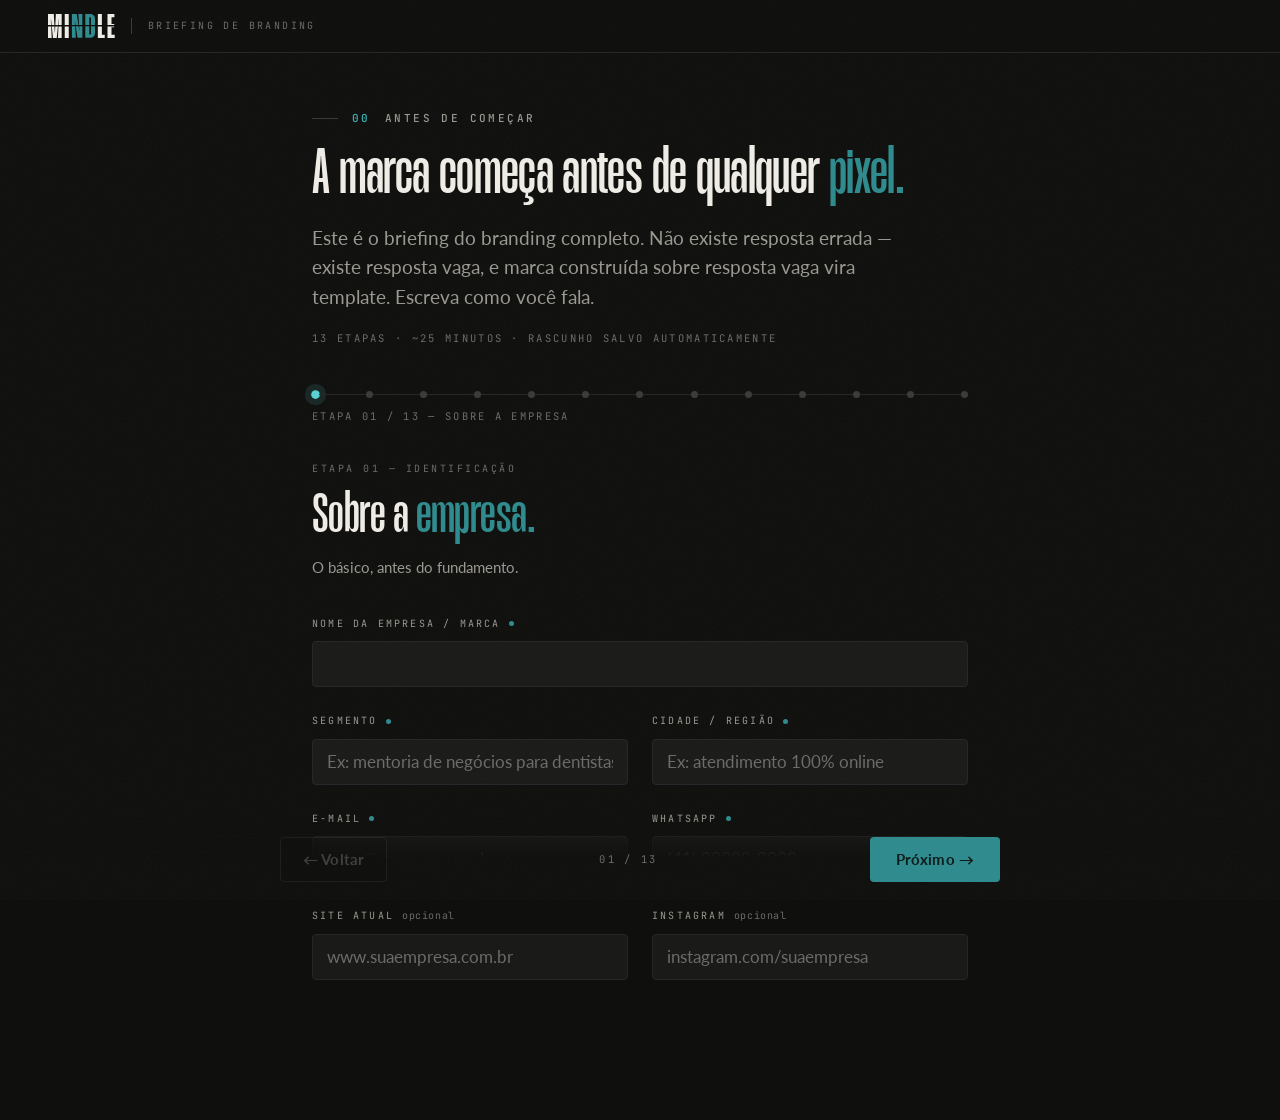
<file: branding.html>
<!DOCTYPE html>
<html lang="pt-BR">
<head>
  <meta charset="UTF-8">
  <meta name="viewport" content="width=device-width, initial-scale=1.0">
  <title>Briefing de branding — Mindle</title>
  <meta name="description" content="Briefing de branding Mindle: a marca começa antes de qualquer pixel.">
  <meta name="robots" content="noindex, nofollow">
  <meta name="theme-color" content="#0F0F0E">
  <meta property="og:title" content="Briefing de Branding — Mindle">
  <meta property="og:description" content="A marca começa antes do pixel. O briefing do branding completo.">
  <meta property="og:image" content="https://mindlebrand.com.br/assets/og-briefing-branding.jpg">
  <meta property="og:image:width" content="1200">
  <meta property="og:image:height" content="630">
  <meta name="twitter:card" content="summary_large_image">
  <meta name="twitter:image" content="https://mindlebrand.com.br/assets/og-briefing-branding.jpg">

  <link rel="icon" type="image/svg+xml" href='data:image/svg+xml,<svg xmlns="http://www.w3.org/2000/svg" viewBox="0 0 64 64"><rect width="64" height="64" rx="9" fill="%230F0F0E"/><rect x="17" y="13" width="30" height="17" fill="%232E8B8E"/><rect x="17" y="34" width="30" height="18" fill="%232E8B8E"/></svg>'>

  <link rel="preconnect" href="https://fonts.googleapis.com">
  <link rel="preconnect" href="https://fonts.gstatic.com" crossorigin>
  <link href="https://fonts.googleapis.com/css2?family=JetBrains+Mono:wght@400;500&family=Lato:wght@400;700&display=swap" rel="stylesheet">

  <link rel="stylesheet" href="css/styles.css">
  <link rel="stylesheet" href="css/briefing.css">

  <script src="config.js"></script>
  <script>
    window.MINDLE_FORM = { table: 'brandings', draftKey: 'mindle_branding_rascunho', prefix: 'branding-' };
  </script>
</head>
<body class="briefing-body">

  <div class="grain" aria-hidden="true"></div>

  <header class="bf-header">
    <a class="brand" href="index.html" aria-label="Mindle — voltar ao site">
      <svg class="brand-mark" viewBox="0 0 540 194" fill="none" xmlns="http://www.w3.org/2000/svg" aria-hidden="true">
        <path d="M30.3271 193.266H0V100.266H25.6182L30.3271 193.266ZM70.5791 193.266H40.5273L30.7168 100.266H52.249L54.8643 148.878H56.2422L58.5869 100.266H80.1006L70.5791 193.266ZM110.556 193.266H80.2285L84.6572 100.266H110.556V193.266ZM167.776 193.266H135.243V100.266H167.776V193.266ZM51.6572 89.2656H29.5566L26.7422 62.584L24.2617 42.458L22.8828 42.7334L23.71 62.584L25.0605 89.2656H0V0.275391H46.8691L51.6572 89.2656ZM110.556 89.2656H85.1807L87.3965 42.7334L86.0186 42.458L81.2266 89.2656H59.1182L63.4111 0.275391H110.556V89.2656ZM167.776 89.2656H135.243V0.275391H167.776V89.2656Z" fill="currentColor"/>
        <path d="M435.569 167.074H458.729V193.266H403.037V100.531H435.569V167.074ZM535.214 106.972H513.434V167.074H539.349V193.266H480.9V100.531H535.214V106.972ZM435.569 89.5312H403.037V0H435.569V89.5312ZM536.867 26.1914H513.434V80.7803H535.214V89.5312H480.9V0H536.867V26.1914Z" fill="currentColor"/>
        <path d="M225.294 192.99H193.037V99.9902H219.349L225.294 192.99ZM277.677 192.99H238.803L224.821 99.9902H247.324L252.863 135.92L254.242 135.645L251.923 99.9902H277.677V192.99ZM379.899 151.084C379.899 165.42 376.223 175.988 368.871 182.789C361.519 189.59 351.686 192.99 339.371 192.99H301.324V99.9902H333.857V166.799H339.371C344.701 166.799 347.366 163.031 347.366 155.495V99.9902H379.899V151.084ZM245.629 88.9902H223.167L220.606 71.958L217.299 52.1074L215.92 52.3828L217.574 72.2334L218.646 88.9902H193.037V0H231.91L245.629 88.9902ZM277.677 88.9902H251.208L245.42 0H277.677V88.9902ZM339.371 0C351.502 5.37728e-06 361.244 3.40058 368.596 10.2012C376.131 16.818 379.899 27.2947 379.899 41.6309V88.9902H347.366V36.9443C347.366 29.5924 344.701 25.916 339.371 25.916H333.857V88.9902H301.324V0H339.371Z" fill="var(--color-accent)"/>
      </svg>
    </a>
    <span class="bf-tag">Briefing de branding</span>
  </header>

  <main class="bf-main">

    <div class="bf-intro" id="bf-intro">
      <p class="eyebrow"><span class="eyebrow-index">00</span>Antes de começar</p>
      <h1 class="bf-title">A marca começa antes de qualquer <span class="tx">pixel.</span></h1>
      <p class="bf-lead">Este é o briefing do branding completo. Não existe resposta errada — existe resposta vaga, e marca construída sobre resposta vaga vira template. Escreva como você fala.</p>
      <p class="micro bf-micro">13 etapas · ~25 minutos · rascunho salvo automaticamente</p>
    </div>

    <div class="bf-progress" id="bf-progress" aria-hidden="true"></div>
    <p class="bf-counter micro"><span id="bf-step-label">Etapa 01 / 13 — Sobre a empresa</span></p>

    <!-- ════════ ETAPAS ════════ -->
    <div class="bf-steps" id="bf-steps">

      <!-- 01 · SOBRE A EMPRESA -->
      <section class="bstep is-active" data-step="1" data-nome="Sobre a empresa">
        <header class="bstep-head">
          <p class="bstep-tag">Etapa 01 — identificação</p>
          <h2 class="bstep-title">Sobre a <span class="tx">empresa.</span></h2>
          <p class="bstep-sub">O básico, antes do fundamento.</p>
        </header>
        <div class="bfields">
          <div class="bfield" data-required>
            <label class="blabel" for="f-empresa">Nome da empresa / marca <span class="req" aria-hidden="true"></span></label>
            <input class="binput" type="text" id="f-empresa" name="empresa_nome">
            <span class="berr">Este campo é obrigatório</span>
          </div>
          <div class="brow">
            <div class="bfield" data-required>
              <label class="blabel" for="f-segmento">Segmento <span class="req" aria-hidden="true"></span></label>
              <input class="binput" type="text" id="f-segmento" name="segmento" placeholder="Ex: mentoria de negócios para dentistas">
              <span class="berr">Este campo é obrigatório</span>
            </div>
            <div class="bfield" data-required>
              <label class="blabel" for="f-cidade">Cidade / região <span class="req" aria-hidden="true"></span></label>
              <input class="binput" type="text" id="f-cidade" name="cidade" placeholder="Ex: atendimento 100% online">
              <span class="berr">Este campo é obrigatório</span>
            </div>
          </div>
          <div class="brow">
            <div class="bfield" data-required>
              <label class="blabel" for="f-email">E-mail <span class="req" aria-hidden="true"></span></label>
              <input class="binput" type="email" id="f-email" name="email" placeholder="voce@empresa.com.br">
              <span class="berr">Este campo é obrigatório</span>
            </div>
            <div class="bfield" data-required>
              <label class="blabel" for="f-whatsapp">WhatsApp <span class="req" aria-hidden="true"></span></label>
              <input class="binput" type="tel" inputmode="numeric" maxlength="16" data-mask="tel" id="f-whatsapp" name="whatsapp" placeholder="(41) 99999-9999">
              <span class="berr">Este campo é obrigatório</span>
            </div>
          </div>
          <div class="brow">
            <div class="bfield">
              <label class="blabel" for="f-site">Site atual <em>opcional</em></label>
              <input class="binput" type="text" id="f-site" name="site" placeholder="www.suaempresa.com.br">
            </div>
            <div class="bfield">
              <label class="blabel" for="f-instagram">Instagram <em>opcional</em></label>
              <input class="binput" type="text" id="f-instagram" name="instagram" placeholder="instagram.com/suaempresa">
            </div>
          </div>
        </div>
      </section>

      <!-- 02 · NEGÓCIO E SERVIÇO -->
      <section class="bstep" data-step="2" data-nome="Negócio e serviço">
        <header class="bstep-head">
          <p class="bstep-tag">Etapa 02 — negócio</p>
          <h2 class="bstep-title">Negócio e <span class="tx">serviço.</span></h2>
          <p class="bstep-sub">O que existe hoje, contado por quem vive isso todo dia.</p>
        </header>
        <div class="bfields">
          <div class="bfield" data-required>
            <label class="blabel" for="f-oque">O que você faz, na prática? <span class="req" aria-hidden="true"></span></label>
            <textarea class="binput btextarea" id="f-oque" name="o_que_faz" placeholder="Esqueça o discurso — descreva o que acontece quando alguém te contrata"></textarea>
            <span class="berr">Este campo é obrigatório</span>
          </div>
          <div class="bfield" data-required>
            <label class="blabel" for="f-como">Como funciona o seu serviço do início ao fim? <span class="req" aria-hidden="true"></span></label>
            <textarea class="binput btextarea" id="f-como" name="como_funciona" placeholder="Do primeiro contato à entrega final"></textarea>
            <span class="berr">Este campo é obrigatório</span>
          </div>
          <div class="bfield">
            <label class="blabel" for="f-acomp">Após a conclusão, o cliente fica sozinho ou há acompanhamento? <em>opcional</em></label>
            <textarea class="binput btextarea" id="f-acomp" name="acompanhamento"></textarea>
          </div>
          <div class="bfield" data-required>
            <label class="blabel" for="f-tempo">Há quanto tempo você atua, qual o volume de clientes e o que motivou este projeto? <span class="req" aria-hidden="true"></span></label>
            <textarea class="binput btextarea" id="f-tempo" name="tempo_volume_motivo"></textarea>
            <span class="berr">Este campo é obrigatório</span>
          </div>
          <div class="bfield" data-required>
            <label class="blabel" for="f-quem">Quem está por trás desta marca? <span class="req" aria-hidden="true"></span></label>
            <textarea class="binput btextarea" id="f-quem" name="quem_por_tras" placeholder="História, origem do nome, o que te trouxe até aqui"></textarea>
            <span class="berr">Este campo é obrigatório</span>
          </div>
          <div class="bfield">
            <label class="blabel" for="f-valor">Valor médio do seu serviço <em>opcional</em></label>
            <input class="binput" type="text" id="f-valor" name="valor" placeholder="Ex: Entre R$ 3.000 e R$ 10.000">
          </div>
        </div>
      </section>

      <!-- 03 · MERCADO E CONCORRÊNCIA -->
      <section class="bstep" data-step="3" data-nome="Mercado e concorrência">
        <header class="bstep-head">
          <p class="bstep-tag">Etapa 03 — mercado</p>
          <h2 class="bstep-title">Mercado e <span class="tx">concorrência.</span></h2>
          <p class="bstep-sub">Posicionamento se define em relação a alguém.</p>
        </header>
        <div class="bfields">
          <div class="bfield" data-required>
            <label class="blabel" for="f-perfis">Se tivesse que dividir seus concorrentes em dois ou três perfis, como os descreveria? <span class="req" aria-hidden="true"></span></label>
            <textarea class="binput btextarea" id="f-perfis" name="perfis_concorrentes" placeholder="Ex: os baratos que entregam rápido, as agências caras que…"></textarea>
            <span class="berr">Este campo é obrigatório</span>
          </div>
          <div class="bfield" data-required>
            <label class="blabel" for="f-incomoda">O que te incomoda na forma como outros profissionais da sua área se posicionam ou entregam? <span class="req" aria-hidden="true"></span></label>
            <textarea class="binput btextarea" id="f-incomoda" name="incomoda_mercado"></textarea>
            <span class="berr">Este campo é obrigatório</span>
          </div>
          <div class="bfield">
            <label class="blabel" for="f-concorrentes">Cite seus 3 concorrentes principais <em>opcional</em></label>
            <input class="binput" type="text" id="f-concorrentes" name="concorrentes" placeholder="Nomes ou @ de quem disputa o mesmo cliente">
          </div>
        </div>
      </section>

      <!-- 04 · PÚBLICO -->
      <section class="bstep" data-step="4" data-nome="Público">
        <header class="bstep-head">
          <p class="bstep-tag">Etapa 04 — público</p>
          <h2 class="bstep-title">O <span class="tx">público.</span></h2>
          <p class="bstep-sub">Marca boa não fala com todo mundo. Fala com alguém.</p>
        </header>
        <div class="bfields">
          <div class="bfield" data-required>
            <label class="blabel" for="f-cliente">Descreva o cliente com quem você mais gosta de trabalhar <span class="req" aria-hidden="true"></span></label>
            <textarea class="binput btextarea" id="f-cliente" name="cliente_ideal" placeholder="Quem é, o que faz, como decide, quanto paga sem negociar"></textarea>
            <span class="berr">Este campo é obrigatório</span>
          </div>
          <div class="brow">
            <div class="bfield">
              <label class="blabel" for="f-idade">Idade média <em>opcional</em></label>
              <input class="binput" type="text" id="f-idade" name="idade" placeholder="Ex: entre 30 e 50 anos">
            </div>
            <div class="bfield">
              <label class="blabel" for="f-genero">Gênero predominante <em>opcional</em></label>
              <input class="binput" type="text" id="f-genero" name="genero" placeholder="Ex: 70% feminino">
            </div>
          </div>
          <div class="bfield" data-required>
            <label class="blabel" for="f-valores">O que esse cliente valoriza? <span class="req" aria-hidden="true"></span></label>
            <input class="binput" type="text" id="f-valores" name="valores" placeholder="Ex: seriedade, resultado comprovado, atendimento próximo">
            <span class="berr">Este campo é obrigatório</span>
          </div>
        </div>
      </section>

      <!-- 05 · DORES E DESEJOS -->
      <section class="bstep" data-step="5" data-nome="Dores e desejos">
        <header class="bstep-head">
          <p class="bstep-tag">Etapa 05 — tensão</p>
          <h2 class="bstep-title">Dores e <span class="tx">desejos.</span></h2>
          <p class="bstep-sub">A dor motiva, o desejo converte. A marca precisa carregar os dois.</p>
        </header>
        <div class="bfields">
          <div class="bfield" data-required>
            <label class="blabel" for="f-problema">Qual é o problema que ele consegue nomear? <span class="req" aria-hidden="true"></span></label>
            <textarea class="binput btextarea" id="f-problema" name="problema_nomeado" placeholder="Nas palavras dele, não nas suas"></textarea>
            <span class="berr">Este campo é obrigatório</span>
          </div>
          <div class="bfield" data-required>
            <label class="blabel" for="f-conquistar">O que ele realmente quer sentir ou conquistar quando o trabalho estiver pronto? <span class="req" aria-hidden="true"></span></label>
            <textarea class="binput btextarea" id="f-conquistar" name="quer_conquistar"></textarea>
            <span class="berr">Este campo é obrigatório</span>
          </div>
          <div class="bfield">
            <label class="blabel" for="f-frases">Você se lembra de frases exatas que ouviu de clientes? <em>opcional</em></label>
            <textarea class="binput btextarea" id="f-frases" name="frases_clientes" placeholder="Cole do jeito que foi dito — essas frases viram matéria-prima"></textarea>
          </div>
          <div class="brow">
            <div class="bfield" data-required>
              <label class="blabel" for="f-medo">Qual é o maior medo dele? <span class="req" aria-hidden="true"></span></label>
              <input class="binput" type="text" id="f-medo" name="medo" placeholder="Ex: pagar caro e não ver diferença">
              <span class="berr">Este campo é obrigatório</span>
            </div>
            <div class="bfield" data-required>
              <label class="blabel" for="f-evitar">O que ele quer evitar? <span class="req" aria-hidden="true"></span></label>
              <input class="binput" type="text" id="f-evitar" name="evitar" placeholder="Ex: parecer mais um no mercado">
              <span class="berr">Este campo é obrigatório</span>
            </div>
          </div>
          <div class="bfield">
            <label class="blabel" for="f-gatilho">O que o faz procurar uma solução? <em>opcional</em></label>
            <input class="binput" type="text" id="f-gatilho" name="gatilho" placeholder="O evento que transforma incômodo em decisão">
          </div>
        </div>
      </section>

      <!-- 06 · DIFERENCIAÇÃO E MÉTODO -->
      <section class="bstep" data-step="6" data-nome="Diferenciação e método">
        <header class="bstep-head">
          <p class="bstep-tag">Etapa 06 — posição</p>
          <h2 class="bstep-title">Diferenciação e <span class="tx">método.</span></h2>
          <p class="bstep-sub">O que te torna inconfundível — na prática, não no discurso.</p>
        </header>
        <div class="bfields">
          <div class="bfield" data-required>
            <label class="blabel" for="f-diferente">O que você já faz de diferente na prática? <span class="req" aria-hidden="true"></span></label>
            <textarea class="binput btextarea" id="f-diferente" name="diferente_pratica"></textarea>
            <span class="berr">Este campo é obrigatório</span>
          </div>
          <div class="bfield">
            <label class="blabel" for="f-recusas">Existe algum tipo de trabalho que você recusa mesmo quando há demanda? <em>opcional</em></label>
            <textarea class="binput btextarea" id="f-recusas" name="recusas" placeholder="Recusa também é posicionamento"></textarea>
          </div>
          <div class="bfield" data-required>
            <label class="blabel" for="f-unicos">Complete: &ldquo;Não somos os melhores em ___. Somos os únicos que ___.&rdquo; <span class="req" aria-hidden="true"></span></label>
            <textarea class="binput btextarea" id="f-unicos" name="unicos"></textarea>
            <span class="berr">Este campo é obrigatório</span>
          </div>
        </div>
      </section>

      <!-- 07 · PERSONALIDADE E VOZ -->
      <section class="bstep" data-step="7" data-nome="Personalidade e voz">
        <header class="bstep-head">
          <p class="bstep-tag">Etapa 07 — voz</p>
          <h2 class="bstep-title">Personalidade e <span class="tx">voz.</span></h2>
          <p class="bstep-sub">Como a marca fala quando você não está na sala.</p>
        </header>
        <div class="bfields">
          <div class="bfield" data-required>
            <label class="blabel" for="f-voz">Se a sua marca fosse uma pessoa, como ela se comunicaria? <span class="req" aria-hidden="true"></span></label>
            <textarea class="binput btextarea" id="f-voz" name="voz_marca" placeholder="Direta? Técnica? Calorosa? Irônica? Descreva o jeito de falar"></textarea>
            <span class="berr">Este campo é obrigatório</span>
          </div>
          <div class="bfield">
            <label class="blabel" for="f-palavras">Quais palavras ou expressões seus concorrentes usam que você quer evitar a qualquer custo? <em>opcional</em></label>
            <textarea class="binput btextarea" id="f-palavras" name="palavras_evitar" placeholder='Ex: "eleve sua marca", "destaque-se no mercado"'></textarea>
          </div>
          <div class="bfield">
            <label class="blabel" for="f-diria">Dê 3 frases que a sua marca diria — e 3 que ela jamais diria <em>opcional</em></label>
            <textarea class="binput btextarea" id="f-diria" name="diria_jamais"></textarea>
          </div>
        </div>
      </section>

      <!-- 08 · IDENTIDADE VISUAL -->
      <section class="bstep" data-step="8" data-nome="Identidade visual">
        <header class="bstep-head">
          <p class="bstep-tag">Etapa 08 — atmosfera</p>
          <h2 class="bstep-title">Identidade <span class="tx">visual.</span></h2>
          <p class="bstep-sub">Sensações antes de cores. A paleta é consequência.</p>
        </header>
        <div class="bfields">
          <div class="bfield" data-required>
            <label class="blabel" for="f-sensacoes">Quando pensa na identidade visual da sua marca, quais sensações e atmosferas vêm à mente? <span class="req" aria-hidden="true"></span></label>
            <textarea class="binput btextarea btextarea--lg" id="f-sensacoes" name="sensacoes_visuais" placeholder="Ex: sóbrio e preciso? Quente e próximo? Minimalista? Descreva livremente"></textarea>
            <span class="berr">Este campo é obrigatório</span>
          </div>
          <div class="bfield">
            <label class="blabel" for="f-marcas">3 marcas que você admira — de qualquer segmento <em>opcional</em></label>
            <input class="binput" type="text" id="f-marcas" name="marcas_referencia" placeholder="Ex: Apple, Stripe, Osklen">
          </div>
        </div>
      </section>

      <!-- 09 · OBJETIVO -->
      <section class="bstep" data-step="9" data-nome="Objetivo">
        <header class="bstep-head">
          <p class="bstep-tag">Etapa 09 — direção</p>
          <h2 class="bstep-title">O <span class="tx">objetivo.</span></h2>
          <p class="bstep-sub">Para onde essa marca precisa levar o negócio.</p>
        </header>
        <div class="bfields">
          <div class="bfield" data-required>
            <label class="blabel" for="f-objetivo">Qual é o objetivo concreto deste projeto? <span class="req" aria-hidden="true"></span></label>
            <textarea class="binput btextarea" id="f-objetivo" name="objetivo_projeto" placeholder="O que muda no seu negócio quando a marca estiver pronta?"></textarea>
            <span class="berr">Este campo é obrigatório</span>
          </div>
          <fieldset class="bfield bgroup">
            <legend class="field-legend">
              <span class="blabel">Ação principal da página integrada <em>opcional</em></span>
            </legend>
            <div class="choices">
              <label class="choice" data-hover>
                <input class="sr-only" type="checkbox" name="objetivo" value="whatsapp">
                <span class="choice-mark choice-mark--sq" aria-hidden="true"></span>
                <span class="choice-text"><strong>WhatsApp</strong><small>Receber mensagens diretas</small></span>
              </label>
              <label class="choice" data-hover>
                <input class="sr-only" type="checkbox" name="objetivo" value="formulario">
                <span class="choice-mark choice-mark--sq" aria-hidden="true"></span>
                <span class="choice-text"><strong>Formulário</strong><small>Captar leads qualificados</small></span>
              </label>
              <label class="choice" data-hover>
                <input class="sr-only" type="checkbox" name="objetivo" value="agendamento">
                <span class="choice-mark choice-mark--sq" aria-hidden="true"></span>
                <span class="choice-text"><strong>Agendamento</strong><small>Agendar avaliação ou call</small></span>
              </label>
              <label class="choice" data-hover>
                <input class="sr-only" type="checkbox" name="objetivo" value="outro" data-toggle="cond-objetivo">
                <span class="choice-mark choice-mark--sq" aria-hidden="true"></span>
                <span class="choice-text"><strong>Outro</strong><small>Descreva abaixo</small></span>
              </label>
            </div>
          </fieldset>
          <div class="bcond" id="cond-objetivo">
            <div class="bfield">
              <label class="blabel" for="f-obj-outro">Descreva a ação</label>
              <input class="binput" type="text" id="f-obj-outro" name="objetivo_outro">
            </div>
          </div>
        </div>
      </section>

      <!-- 10 · AUTORIDADE E PROVA SOCIAL -->
      <section class="bstep" data-step="10" data-nome="Autoridade e prova">
        <header class="bstep-head">
          <p class="bstep-tag">Etapa 10 — credibilidade</p>
          <h2 class="bstep-title">Autoridade e <span class="tx">prova.</span></h2>
          <p class="bstep-sub">O que sustenta a marca quando alguém duvida.</p>
        </header>
        <div class="bfields">
          <div class="brow">
            <div class="bfield">
              <label class="blabel" for="f-formacao">Formação <em>opcional</em></label>
              <input class="binput" type="text" id="f-formacao" name="formacao">
            </div>
            <div class="bfield">
              <label class="blabel" for="f-espec">Especializações <em>opcional</em></label>
              <input class="binput" type="text" id="f-espec" name="especializacoes">
            </div>
          </div>
          <div class="bfield">
            <label class="blabel" for="f-cert">Certificações <em>opcional</em></label>
            <textarea class="binput btextarea" id="f-cert" name="certificacoes"></textarea>
          </div>
          <div class="bfield">
            <label class="blabel" for="f-depoimentos">Depoimentos <em>opcional</em></label>
            <textarea class="binput btextarea" id="f-depoimentos" name="depoimentos" placeholder="Cole aqui comentários de clientes, ou descreva"></textarea>
          </div>
          <div class="brow">
            <div class="bfield">
              <label class="blabel" for="f-avaliacoes">Avaliações <em>opcional</em></label>
              <input class="binput" type="text" id="f-avaliacoes" name="avaliacoes" placeholder="Ex: 4.9 no Google, 200 avaliações">
            </div>
            <div class="bfield">
              <label class="blabel" for="f-result-soc">Resultados obtidos <em>opcional</em></label>
              <input class="binput" type="text" id="f-result-soc" name="resultados_sociais" placeholder="Ex: 300 alunos formados este ano">
            </div>
          </div>
          <div class="bfield">
            <span class="blabel">Upload de provas sociais <em>opcional</em></span>
            <p class="bhint">Prints, imagens ou vídeos de depoimentos. Imagens grandes são otimizadas automaticamente; vídeos até 50MB.</p>
            <div class="uzone" data-zone="prova">
              <input type="file" multiple accept="image/*,video/*,.pdf" aria-label="Enviar provas sociais">
              <span class="uzone-node" aria-hidden="true"></span>
              <p class="uzone-hint">Arraste os arquivos ou <span>clique para selecionar</span></p>
              <p class="uzone-formats">JPG · PNG · MP4 · MOV · PDF · WEBP</p>
            </div>
            <ul class="ufiles" data-list="prova" role="list"></ul>
          </div>
        </div>
      </section>

      <!-- 11 · FAQ E OBJEÇÕES -->
      <section class="bstep" data-step="11" data-nome="FAQ e objeções">
        <header class="bstep-head">
          <p class="bstep-tag">Etapa 11 — dúvidas</p>
          <h2 class="bstep-title">FAQ e <span class="tx">objeções.</span></h2>
          <p class="bstep-sub">O que o seu cliente pergunta — e o que ele pensa mas não pergunta.</p>
        </header>
        <div class="bfields">
          <div class="bfield">
            <label class="blabel" for="f-duvidas">Dúvidas comuns <em>opcional</em></label>
            <textarea class="binput btextarea" id="f-duvidas" name="duvidas"></textarea>
          </div>
          <div class="bfield">
            <label class="blabel" for="f-objecoes">Objeções frequentes <em>opcional</em></label>
            <textarea class="binput btextarea" id="f-objecoes" name="objecoes" placeholder='Ex: "é caro", "já tentei antes e não funcionou"'></textarea>
          </div>
          <div class="bfield">
            <label class="blabel" for="f-faq">Perguntas frequentes <em>opcional</em></label>
            <textarea class="binput btextarea" id="f-faq" name="faq"></textarea>
          </div>
        </div>
      </section>

      <!-- 12 · MATERIAIS E ARQUIVOS -->
      <section class="bstep" data-step="12" data-nome="Materiais e arquivos">
        <header class="bstep-head">
          <p class="bstep-tag">Etapa 12 — materiais</p>
          <h2 class="bstep-title">Materiais e <span class="tx">arquivos.</span></h2>
          <p class="bstep-sub">Envie tudo o que existir — inclusive o que você não gosta. Material ruim também informa o diagnóstico. Fotos grandes são otimizadas; logo e identidade chegam intactos.</p>
        </header>
        <div class="bfields">

          <div class="ucard">
            <div class="ucard-head"><span class="ucard-title">Logo atual (se existir)</span><span class="ucard-count" data-count="logo">0 arquivos</span></div>
            <div class="uzone" data-zone="logo">
              <input type="file" multiple accept="image/*,.svg,.pdf,.ai,.eps" aria-label="Enviar logo">
              <span class="uzone-node" aria-hidden="true"></span>
              <p class="uzone-hint">Arraste ou <span>clique</span></p>
              <p class="uzone-formats">PNG · SVG · PDF · AI · EPS</p>
            </div>
            <ul class="ufiles" data-list="logo" role="list"></ul>
          </div>

          <div class="ucard">
            <div class="ucard-head"><span class="ucard-title">Fotos</span><span class="ucard-count" data-count="fotos">0 arquivos</span></div>
            <div class="uzone" data-zone="fotos">
              <input type="file" multiple accept="image/*" aria-label="Enviar fotos">
              <span class="uzone-node" aria-hidden="true"></span>
              <p class="uzone-hint">Arraste ou <span>clique</span></p>
              <p class="uzone-formats">JPG · PNG · WEBP · HEIC</p>
            </div>
            <ul class="ufiles" data-list="fotos" role="list"></ul>
          </div>

          <div class="ucard">
            <div class="ucard-head"><span class="ucard-title">Depoimentos</span><span class="ucard-count" data-count="depo">0 arquivos</span></div>
            <div class="uzone" data-zone="depo">
              <input type="file" multiple accept="image/*,video/*,.pdf" aria-label="Enviar depoimentos">
              <span class="uzone-node" aria-hidden="true"></span>
              <p class="uzone-hint">Arraste ou <span>clique</span></p>
              <p class="uzone-formats">Prints · Vídeos · PDF</p>
            </div>
            <ul class="ufiles" data-list="depo" role="list"></ul>
          </div>

          <div class="ucard">
            <div class="ucard-head"><span class="ucard-title">Vídeos</span><span class="ucard-count" data-count="videos">0 arquivos</span></div>
            <div class="uzone" data-zone="videos">
              <input type="file" multiple accept="video/*" aria-label="Enviar vídeos">
              <span class="uzone-node" aria-hidden="true"></span>
              <p class="uzone-hint">Arraste ou <span>clique</span></p>
              <p class="uzone-formats">MP4 · MOV · WEBM</p>
            </div>
            <ul class="ufiles" data-list="videos" role="list"></ul>
          </div>

          <div class="ucard">
            <div class="ucard-head"><span class="ucard-title">Identidade atual / referências visuais</span><span class="ucard-count" data-count="paleta">0 arquivos</span></div>
            <div class="uzone" data-zone="paleta">
              <input type="file" multiple accept="image/*,.pdf,.ai,.eps,.fig,.sketch" aria-label="Enviar identidade ou referências">
              <span class="uzone-node" aria-hidden="true"></span>
              <p class="uzone-hint">Arraste ou <span>clique</span></p>
              <p class="uzone-formats">PNG · PDF · AI · Figma · Sketch</p>
            </div>
            <ul class="ufiles" data-list="paleta" role="list"></ul>
          </div>

        </div>
      </section>

      <!-- 13 · INFORMAÇÕES EXTRAS -->
      <section class="bstep" data-step="13" data-nome="Informações extras">
        <header class="bstep-head">
          <p class="bstep-tag">Etapa 13 — fechamento</p>
          <h2 class="bstep-title">Informações <span class="tx">extras.</span></h2>
          <p class="bstep-sub">O que ficou de fora e você sente que importa.</p>
        </header>
        <div class="bfields">
          <div class="bfield">
            <label class="blabel" for="f-promocao">Promoção ou oferta especial em vista <em>opcional</em></label>
            <input class="binput" type="text" id="f-promocao" name="promocao">
          </div>
          <div class="bfield">
            <label class="blabel" for="f-urgencia">Urgência ou prazo <em>opcional</em></label>
            <input class="binput" type="text" id="f-urgencia" name="urgencia" placeholder="Ex: quero lançar a marca em 60 dias">
          </div>
          <div class="bfield">
            <label class="blabel" for="f-obs">Observações finais <em>opcional</em></label>
            <textarea class="binput btextarea btextarea--lg" id="f-obs" name="observacoes"></textarea>
          </div>
        </div>
      </section>

    </div>

    <!-- Sucesso -->
    <div class="bf-success" id="bf-success" hidden>
      <span class="success-node" aria-hidden="true"></span>
      <h2 class="bf-title">Briefing <span class="tx">recebido.</span></h2>
      <p class="bf-lead">Tudo o que você escreveu vira matéria-prima do diagnóstico de marca. Lemos cada resposta antes de qualquer decisão visual — e nada se perde no caminho. <strong>Em breve retornamos com os próximos passos.</strong></p>
      <p class="micro">Mindle — ponto · linha · sistema</p>
    </div>

    <p class="bf-error" id="bf-error" role="alert" hidden></p>

  </main>

  <!-- Navegação fixa -->
  <nav class="bf-nav" id="bf-nav" aria-label="Navegação do briefing">
    <div class="bf-nav-inner">
      <button class="btn bf-btn-back" id="btn-voltar" type="button" disabled>&larr; Voltar</button>
      <span class="micro bf-nav-count" id="bf-nav-count">01 / 13</span>
      <button class="btn btn-primary bf-btn-next" id="btn-avancar" type="button" data-magnetic>Próximo &rarr;</button>
    </div>
  </nav>

  <script src="js/vendor/gsap.min.js" defer></script>
  <script src="js/briefing.js" defer></script>
</body>
</html>
</file>
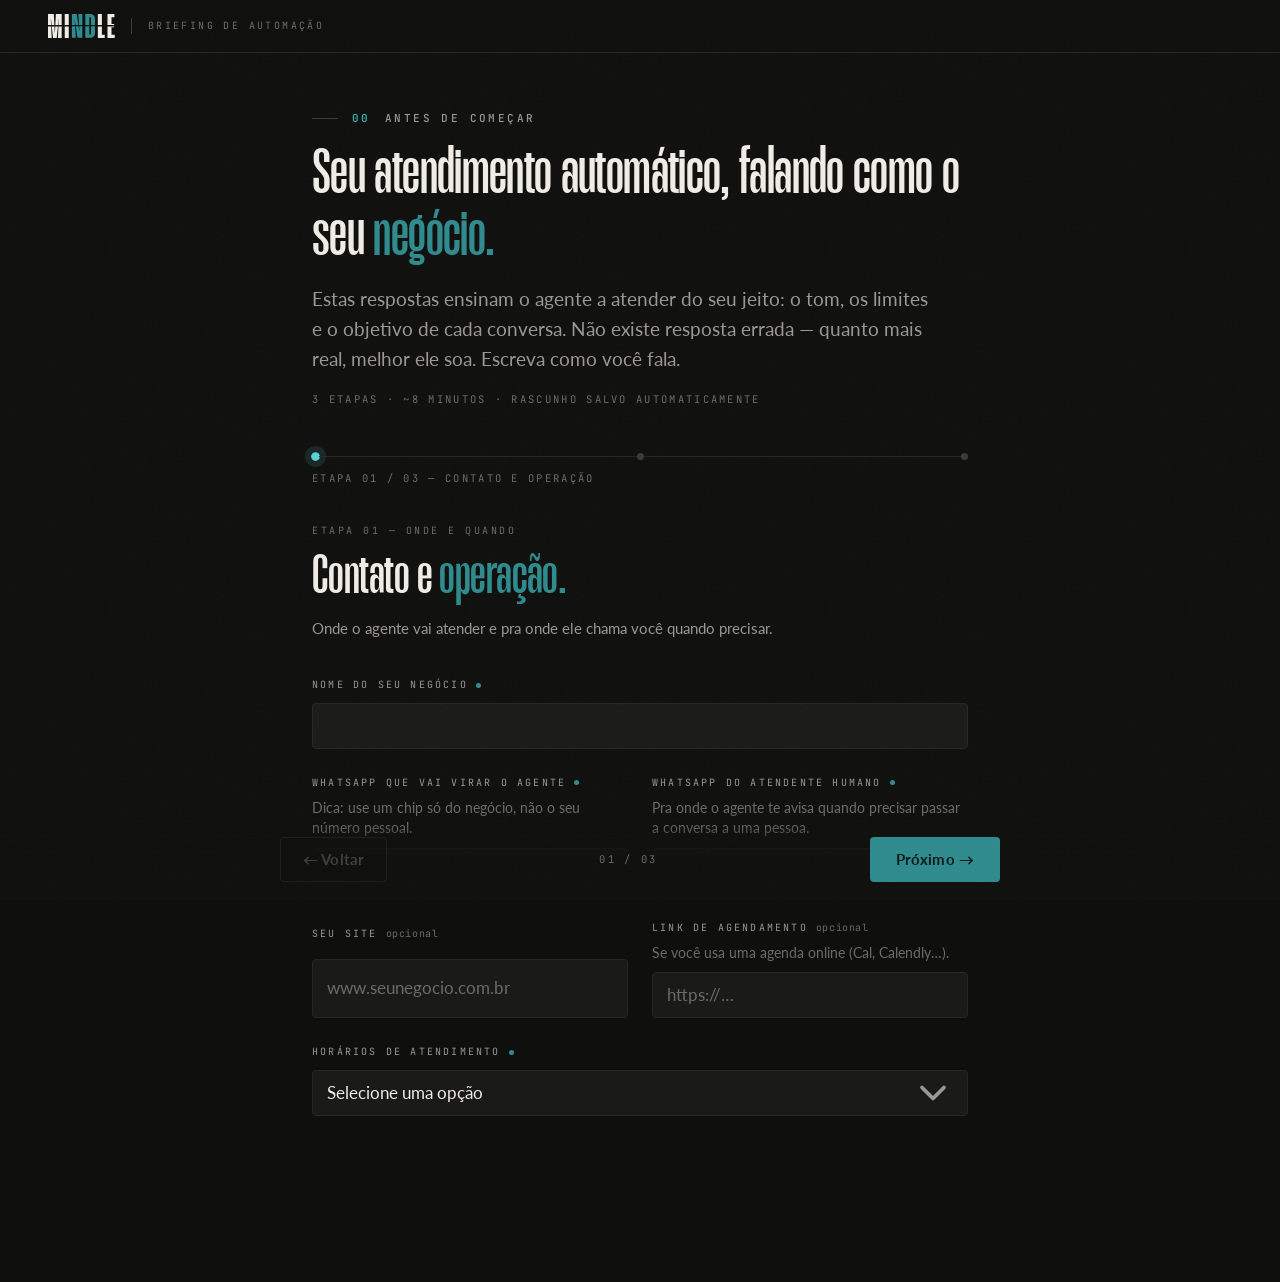
<file: briefing-automacao.html>
<!DOCTYPE html>
<html lang="pt-BR">
<head>
  <meta charset="UTF-8">
  <meta name="viewport" content="width=device-width, initial-scale=1.0">
  <title>Briefing de automação — Mindle</title>
  <meta name="description" content="Briefing de automação Mindle: o atendimento automático que fala como o seu negócio.">
  <meta name="robots" content="noindex, nofollow">
  <meta name="theme-color" content="#0F0F0E">
  <meta property="og:title" content="Briefing de Automação — Mindle">
  <meta property="og:description" content="Seu atendimento, no seu tom. Configure o agente que atende no seu WhatsApp.">
  <meta property="og:image" content="https://mindlebrand.com.br/assets/og-briefing-automacao.jpg">
  <meta property="og:image:width" content="1200">
  <meta property="og:image:height" content="630">
  <meta name="twitter:card" content="summary_large_image">
  <meta name="twitter:image" content="https://mindlebrand.com.br/assets/og-briefing-automacao.jpg">

  <link rel="icon" type="image/svg+xml" href='data:image/svg+xml,<svg xmlns="http://www.w3.org/2000/svg" viewBox="0 0 64 64"><rect width="64" height="64" rx="9" fill="%230F0F0E"/><rect x="17" y="13" width="30" height="17" fill="%232E8B8E"/><rect x="17" y="34" width="30" height="18" fill="%232E8B8E"/></svg>'>

  <link rel="preconnect" href="https://fonts.googleapis.com">
  <link rel="preconnect" href="https://fonts.gstatic.com" crossorigin>
  <link href="https://fonts.googleapis.com/css2?family=JetBrains+Mono:wght@400;500&family=Lato:wght@400;700&display=swap" rel="stylesheet">

  <link rel="stylesheet" href="css/styles.css">
  <link rel="stylesheet" href="css/briefing.css">

  <script src="config.js"></script>
  <script>
    window.MINDLE_FORM = { table: 'automacoes', draftKey: 'mindle_automacao_rascunho', prefix: 'automacao-' };
  </script>
</head>
<body class="briefing-body">

  <div class="grain" aria-hidden="true"></div>

  <header class="bf-header">
    <a class="brand" href="index.html" aria-label="Mindle — voltar ao site">
      <svg class="brand-mark" viewBox="0 0 540 194" fill="none" xmlns="http://www.w3.org/2000/svg" aria-hidden="true">
        <path d="M30.3271 193.266H0V100.266H25.6182L30.3271 193.266ZM70.5791 193.266H40.5273L30.7168 100.266H52.249L54.8643 148.878H56.2422L58.5869 100.266H80.1006L70.5791 193.266ZM110.556 193.266H80.2285L84.6572 100.266H110.556V193.266ZM167.776 193.266H135.243V100.266H167.776V193.266ZM51.6572 89.2656H29.5566L26.7422 62.584L24.2617 42.458L22.8828 42.7334L23.71 62.584L25.0605 89.2656H0V0.275391H46.8691L51.6572 89.2656ZM110.556 89.2656H85.1807L87.3965 42.7334L86.0186 42.458L81.2266 89.2656H59.1182L63.4111 0.275391H110.556V89.2656ZM167.776 89.2656H135.243V0.275391H167.776V89.2656Z" fill="currentColor"/>
        <path d="M435.569 167.074H458.729V193.266H403.037V100.531H435.569V167.074ZM535.214 106.972H513.434V167.074H539.349V193.266H480.9V100.531H535.214V106.972ZM435.569 89.5312H403.037V0H435.569V89.5312ZM536.867 26.1914H513.434V80.7803H535.214V89.5312H480.9V0H536.867V26.1914Z" fill="currentColor"/>
        <path d="M225.294 192.99H193.037V99.9902H219.349L225.294 192.99ZM277.677 192.99H238.803L224.821 99.9902H247.324L252.863 135.92L254.242 135.645L251.923 99.9902H277.677V192.99ZM379.899 151.084C379.899 165.42 376.223 175.988 368.871 182.789C361.519 189.59 351.686 192.99 339.371 192.99H301.324V99.9902H333.857V166.799H339.371C344.701 166.799 347.366 163.031 347.366 155.495V99.9902H379.899V151.084ZM245.629 88.9902H223.167L220.606 71.958L217.299 52.1074L215.92 52.3828L217.574 72.2334L218.646 88.9902H193.037V0H231.91L245.629 88.9902ZM277.677 88.9902H251.208L245.42 0H277.677V88.9902ZM339.371 0C351.502 5.37728e-06 361.244 3.40058 368.596 10.2012C376.131 16.818 379.899 27.2947 379.899 41.6309V88.9902H347.366V36.9443C347.366 29.5924 344.701 25.916 339.371 25.916H333.857V88.9902H301.324V0H339.371Z" fill="var(--color-accent)"/>
      </svg>
    </a>
    <span class="bf-tag">Briefing de automação</span>
  </header>

  <main class="bf-main">

    <div class="bf-intro" id="bf-intro">
      <p class="eyebrow"><span class="eyebrow-index">00</span>Antes de começar</p>
      <h1 class="bf-title">Seu atendimento automático, falando como o seu <span class="tx">negócio.</span></h1>
      <p class="bf-lead">Estas respostas ensinam o agente a atender do seu jeito: o tom, os limites e o objetivo de cada conversa. Não existe resposta errada — quanto mais real, melhor ele soa. Escreva como você fala.</p>
      <p class="micro bf-micro">3 etapas · ~8 minutos · rascunho salvo automaticamente</p>
    </div>

    <div class="bf-progress" id="bf-progress" aria-hidden="true"></div>
    <p class="bf-counter micro"><span id="bf-step-label">Etapa 01 / 3 — Contato e operação</span></p>

    <!-- ════════ ETAPAS ════════ -->
    <div class="bf-steps" id="bf-steps">

      <!-- 01 · CONTATO E OPERAÇÃO -->
      <section class="bstep is-active" data-step="1" data-nome="Contato e operação">
        <header class="bstep-head">
          <p class="bstep-tag">Etapa 01 — onde e quando</p>
          <h2 class="bstep-title">Contato e <span class="tx">operação.</span></h2>
          <p class="bstep-sub">Onde o agente vai atender e pra onde ele chama você quando precisar.</p>
        </header>
        <div class="bfields">
          <div class="bfield" data-required>
            <label class="blabel" for="f-empresa">Nome do seu negócio <span class="req" aria-hidden="true"></span></label>
            <input class="binput" type="text" id="f-empresa" name="empresa_nome">
            <span class="berr">Este campo é obrigatório</span>
          </div>
          <div class="brow">
            <div class="bfield" data-required>
              <label class="blabel" for="f-wpp-agente">WhatsApp que vai virar o agente <span class="req" aria-hidden="true"></span></label>
              <p class="bhint">Dica: use um chip só do negócio, não o seu número pessoal.</p>
              <input class="binput" type="tel" inputmode="numeric" maxlength="16" data-mask="tel" id="f-wpp-agente" name="whatsapp_agente" placeholder="(41) 99999-9999">
              <span class="berr">Este campo é obrigatório</span>
            </div>
            <div class="bfield" data-required>
              <label class="blabel" for="f-wpp-humano">WhatsApp do atendente humano <span class="req" aria-hidden="true"></span></label>
              <p class="bhint">Pra onde o agente te avisa quando precisar passar a conversa a uma pessoa.</p>
              <input class="binput" type="tel" inputmode="numeric" maxlength="16" data-mask="tel" id="f-wpp-humano" name="whatsapp_humano" placeholder="(41) 99999-9999">
              <span class="berr">Este campo é obrigatório</span>
            </div>
          </div>
          <div class="brow">
            <div class="bfield">
              <label class="blabel" for="f-site">Seu site <em>opcional</em></label>
              <input class="binput" type="text" id="f-site" name="site" placeholder="www.seunegocio.com.br">
            </div>
            <div class="bfield">
              <label class="blabel" for="f-agenda">Link de agendamento <em>opcional</em></label>
              <p class="bhint">Se você usa uma agenda online (Cal, Calendly…).</p>
              <input class="binput" type="text" id="f-agenda" name="link_agendamento" placeholder="https://…">
            </div>
          </div>
          <div class="bfield" data-required>
            <label class="blabel" for="f-horarios-opcao">Horários de atendimento <span class="req" aria-hidden="true"></span></label>
            <select class="binput bselect" id="f-horarios-opcao" data-toggle="cond-horarios">
              <option value="">Selecione uma opção</option>
              <option value="Segunda a sexta, 9h às 18h">Segunda a sexta, 9h às 18h</option>
              <option value="Segunda a sexta, 8h às 18h">Segunda a sexta, 8h às 18h</option>
              <option value="Segunda a sábado, 9h às 18h">Segunda a sábado, 9h às 18h</option>
              <option value="Segunda a sábado, 9h às 19h">Segunda a sábado, 9h às 19h</option>
              <option value="Todos os dias, 9h às 20h">Todos os dias, 9h às 20h</option>
              <option value="outro">Outro (escrever manualmente)</option>
            </select>
            <input type="hidden" id="f-horarios" name="horarios">
            <span class="berr">Este campo é obrigatório</span>
          </div>
          <div class="bcond" id="cond-horarios">
            <div class="bfield">
              <label class="blabel" for="f-horarios-custom">Descreva seus horários</label>
              <input class="binput" type="text" id="f-horarios-custom" placeholder="Ex: seg a sex, 9h às 18h, sáb até meio-dia">
            </div>
          </div>
        </div>
      </section>

      <!-- 02 · PERSONA DO AGENTE -->
      <section class="bstep" data-step="2" data-nome="Persona do agente">
        <header class="bstep-head">
          <p class="bstep-tag">Etapa 02 — como ele fala</p>
          <h2 class="bstep-title">A voz do <span class="tx">agente.</span></h2>
          <p class="bstep-sub">Como você quer que ele soe, e o que ele pode ou não dizer.</p>
        </header>
        <div class="bfields">
          <div class="bfield" data-required>
            <label class="blabel" for="f-voz">Ele fala em 1ª pessoa (como você, o dono) ou como um assistente do negócio? <span class="req" aria-hidden="true"></span></label>
            <p class="bhint"><strong>Recomendação Mindle:</strong> 1ª pessoa, soa mais próximo e pessoal.</p>
            <select class="binput bselect" id="f-voz" name="voz">
              <option value="">Selecione uma opção</option>
              <option value="1ª pessoa (como você, o dono)">1ª pessoa (como você, o dono)</option>
              <option value="Como um assistente do negócio">Como um assistente do negócio</option>
            </select>
            <span class="berr">Este campo é obrigatório</span>
          </div>
          <div class="bfield" data-required>
            <label class="blabel" for="f-robo">Se um cliente perguntar "isso é um robô?", como você quer que ele responda? <span class="req" aria-hidden="true"></span></label>
            <p class="bhint"><strong>Recomendação Mindle:</strong> ser honesto, a triagem inicial é automática, mas o atendimento é seu de verdade.</p>
            <textarea class="binput btextarea" id="f-robo" name="resposta_robo"></textarea>
            <span class="berr">Este campo é obrigatório</span>
          </div>
          <div class="bfield" data-required>
            <label class="blabel" for="f-preco-opcao">Sobre preço: o agente pode falar valor, dar uma faixa, ou nunca fala preço no chat? <span class="req" aria-hidden="true"></span></label>
            <p class="bhint"><strong>Recomendação Mindle:</strong> não falar preço no chat, deixar pra proposta / conversa.</p>
            <select class="binput bselect" id="f-preco-opcao" data-toggle="cond-preco" data-toggle-values="valor,faixa">
              <option value="">Selecione uma opção</option>
              <option value="valor">Fala o valor exato</option>
              <option value="faixa">Dá uma faixa de valor</option>
              <option value="nunca">Nunca fala preço no chat</option>
            </select>
            <input type="hidden" id="f-preco" name="politica_preco">
            <span class="berr">Este campo é obrigatório</span>
          </div>
          <div class="bcond" id="cond-preco">
            <div class="bfield">
              <label class="blabel" for="f-preco-numero">Qual valor?</label>
              <input class="binput" type="text" inputmode="numeric" id="f-preco-numero" placeholder="Ex: 350">
            </div>
          </div>
          <div class="bfield">
            <label class="blabel" for="f-estilo">Tem algum estilo que você NÃO quer? <em>opcional</em></label>
            <p class="bhint"><strong>Recomendação Mindle:</strong> sem emoji e sem travessão — texto limpo.</p>
            <input class="binput" type="text" id="f-estilo" name="estilo_proibido" placeholder="Sua resposta">
          </div>
          <div class="bfield" data-required>
            <label class="blabel" for="f-objetivo">Qual o objetivo principal da conversa? <span class="req" aria-hidden="true"></span></label>
            <p class="bhint">Ex: agendar uma conversa, vender direto, ou triar (separar curioso de cliente real).</p>
            <input class="binput" type="text" id="f-objetivo" name="objetivo" placeholder="Sua resposta">
            <span class="berr">Este campo é obrigatório</span>
          </div>
        </div>
      </section>

      <!-- 03 · OBJEÇÕES E FECHAMENTO -->
      <section class="bstep" data-step="3" data-nome="Objeções e fechamento">
        <header class="bstep-head">
          <p class="bstep-tag">Etapa 03 — o que ele precisa saber</p>
          <h2 class="bstep-title">Dúvidas e <span class="tx">objeções.</span></h2>
          <p class="bstep-sub">O que os clientes mais perguntam — e como você responde. É isso que deixa o agente afiado.</p>
        </header>
        <div class="bfields">
          <div class="bfield" data-required>
            <label class="blabel" for="f-objecoes">Quais as dúvidas e objeções mais comuns dos seus clientes, e como você responde cada uma? <span class="req" aria-hidden="true"></span></label>
            <textarea class="binput btextarea btextarea--lg" id="f-objecoes" name="objecoes" placeholder="Ex: &ldquo;é caro&rdquo; → explico que é um sistema, não um site solto; &ldquo;demora?&rdquo; → entrego em X dias…"></textarea>
            <span class="berr">Este campo é obrigatório</span>
          </div>
          <div class="bfield">
            <label class="blabel" for="f-obs">Algo mais que o agente precisa saber sobre o seu negócio? <em>opcional</em></label>
            <textarea class="binput btextarea" id="f-obs" name="observacoes" placeholder="Diferenciais, o que você NÃO faz, promoções, qualquer detalhe importante…"></textarea>
          </div>
        </div>
      </section>

    </div>

    <!-- Sucesso -->
    <div class="bf-success" id="bf-success" hidden>
      <span class="success-node" aria-hidden="true"></span>
      <h2 class="bf-title">Briefing <span class="tx">recebido.</span></h2>
      <p class="bf-lead">Tudo o que você escreveu vira a base do seu agente — o tom, os limites e o objetivo de cada conversa. Lemos cada resposta antes de configurar qualquer coisa. <strong>Em breve retornamos com os próximos passos.</strong></p>
      <p class="micro">Mindle — ponto · linha · sistema</p>
    </div>

    <p class="bf-error" id="bf-error" role="alert" hidden></p>

  </main>

  <!-- Navegação fixa -->
  <nav class="bf-nav" id="bf-nav" aria-label="Navegação do briefing">
    <div class="bf-nav-inner">
      <button class="btn bf-btn-back" id="btn-voltar" type="button" disabled>&larr; Voltar</button>
      <span class="micro bf-nav-count" id="bf-nav-count">01 / 3</span>
      <button class="btn btn-primary bf-btn-next" id="btn-avancar" type="button" data-magnetic>Próximo &rarr;</button>
    </div>
  </nav>

  <script src="js/vendor/gsap.min.js" defer></script>
  <script src="js/briefing.js" defer></script>
  <script>
    // Horários de atendimento: o select é só a interface; quem viaja no
    // formulário (e no rascunho salvo) é o input oculto #f-horarios.
    // Espera o DOMContentLoaded (não defer, roda mesmo em script inline)
    // pra garantir que o briefing.js já restaurou o rascunho antes.
    document.addEventListener('DOMContentLoaded', function () {
      var sel = document.getElementById('f-horarios-opcao');
      var hid = document.getElementById('f-horarios');
      var custom = document.getElementById('f-horarios-custom');
      if (!sel || !hid || !custom) return;

      if (hid.value) {
        var bate = Array.prototype.some.call(sel.options, function (o) { return o.value === hid.value; });
        if (bate) {
          sel.value = hid.value;
        } else {
          sel.value = 'outro';
          custom.value = hid.value;
          var cond = document.getElementById('cond-horarios');
          if (cond) cond.classList.add('is-open');
        }
      }

      function sincronizar() {
        hid.value = sel.value === 'outro' ? custom.value.trim() : sel.value;
      }
      sel.addEventListener('change', sincronizar);
      custom.addEventListener('input', sincronizar);

      // Política de preço: mesma ideia, só que aqui DUAS opções ("Fala o
      // valor exato" e "Dá uma faixa de valor") revelam o campo de número,
      // não só uma ("outro"). O texto final some as duas peças num valor
      // legível só, pra não mudar o formato da coluna politica_preco.
      var selP = document.getElementById('f-preco-opcao');
      var hidP = document.getElementById('f-preco');
      var numP = document.getElementById('f-preco-numero');
      if (selP && hidP && numP) {
        var ROTULOS = { valor: 'Fala o valor exato', faixa: 'Dá uma faixa de valor', nunca: 'Nunca fala preço no chat' };
        if (hidP.value) {
          Object.keys(ROTULOS).some(function (k) {
            if (hidP.value.indexOf(ROTULOS[k]) !== 0) return false;
            selP.value = k;
            if (k !== 'nunca') {
              numP.value = hidP.value.slice(ROTULOS[k].length).replace(/^:\s*/, '');
              var condP = document.getElementById('cond-preco');
              if (condP) condP.classList.add('is-open');
            }
            return true;
          });
        }
        function sincronizarPreco() {
          var k = selP.value;
          if (!k) { hidP.value = ''; return; }
          hidP.value = k === 'nunca'
            ? ROTULOS[k]
            : ROTULOS[k] + (numP.value.trim() ? ': ' + numP.value.trim() : '');
        }
        selP.addEventListener('change', sincronizarPreco);
        numP.addEventListener('input', sincronizarPreco);
      }
    });
  </script>
</body>
</html>
</file>
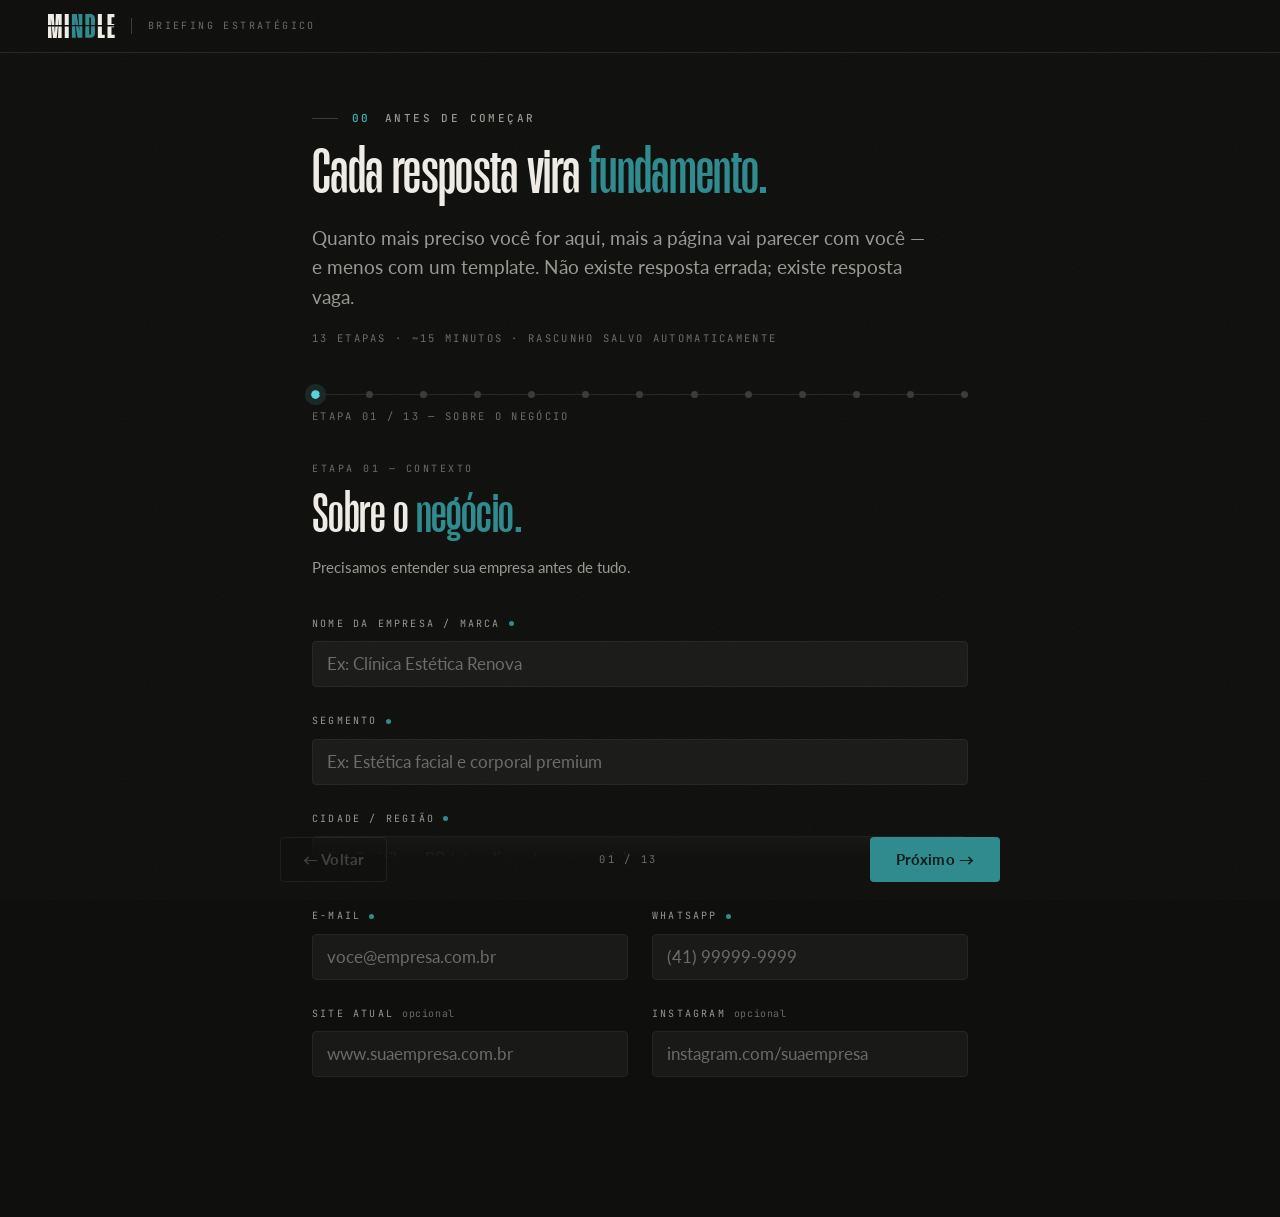
<file: briefing.html>
<!DOCTYPE html>
<html lang="pt-BR">
<head>
  <meta charset="UTF-8">
  <meta name="viewport" content="width=device-width, initial-scale=1.0">
  <title>Briefing estratégico — Mindle</title>
  <meta name="description" content="Briefing estratégico Mindle: cada resposta vira fundamento da sua página.">
  <meta name="robots" content="noindex, nofollow">
  <meta name="theme-color" content="#0F0F0E">
  <meta property="og:title" content="Briefing de Landing Page — Mindle">
  <meta property="og:description" content="Cada resposta vira fundamento. O briefing da sua landing page — escreva como você fala.">
  <meta property="og:image" content="https://mindlebrand.com.br/assets/og-briefing-lp.jpg">
  <meta property="og:image:width" content="1200">
  <meta property="og:image:height" content="630">
  <meta name="twitter:card" content="summary_large_image">
  <meta name="twitter:image" content="https://mindlebrand.com.br/assets/og-briefing-lp.jpg">

  <link rel="icon" type="image/svg+xml" href='data:image/svg+xml,<svg xmlns="http://www.w3.org/2000/svg" viewBox="0 0 64 64"><rect width="64" height="64" rx="9" fill="%230F0F0E"/><rect x="17" y="13" width="30" height="17" fill="%232E8B8E"/><rect x="17" y="34" width="30" height="18" fill="%232E8B8E"/></svg>'>

  <link rel="preconnect" href="https://fonts.googleapis.com">
  <link rel="preconnect" href="https://fonts.gstatic.com" crossorigin>
  <link href="https://fonts.googleapis.com/css2?family=JetBrains+Mono:wght@400;500&family=Lato:wght@400;700&display=swap" rel="stylesheet">

  <link rel="stylesheet" href="css/styles.css">
  <link rel="stylesheet" href="css/briefing.css">

  <script src="config.js"></script>
</head>
<body class="briefing-body">

  <div class="grain" aria-hidden="true"></div>

  <header class="bf-header">
    <a class="brand" href="index.html" aria-label="Mindle — voltar ao site">
      <svg class="brand-mark" viewBox="0 0 540 194" fill="none" xmlns="http://www.w3.org/2000/svg" aria-hidden="true">
        <path d="M30.3271 193.266H0V100.266H25.6182L30.3271 193.266ZM70.5791 193.266H40.5273L30.7168 100.266H52.249L54.8643 148.878H56.2422L58.5869 100.266H80.1006L70.5791 193.266ZM110.556 193.266H80.2285L84.6572 100.266H110.556V193.266ZM167.776 193.266H135.243V100.266H167.776V193.266ZM51.6572 89.2656H29.5566L26.7422 62.584L24.2617 42.458L22.8828 42.7334L23.71 62.584L25.0605 89.2656H0V0.275391H46.8691L51.6572 89.2656ZM110.556 89.2656H85.1807L87.3965 42.7334L86.0186 42.458L81.2266 89.2656H59.1182L63.4111 0.275391H110.556V89.2656ZM167.776 89.2656H135.243V0.275391H167.776V89.2656Z" fill="currentColor"/>
        <path d="M435.569 167.074H458.729V193.266H403.037V100.531H435.569V167.074ZM535.214 106.972H513.434V167.074H539.349V193.266H480.9V100.531H535.214V106.972ZM435.569 89.5312H403.037V0H435.569V89.5312ZM536.867 26.1914H513.434V80.7803H535.214V89.5312H480.9V0H536.867V26.1914Z" fill="currentColor"/>
        <path d="M225.294 192.99H193.037V99.9902H219.349L225.294 192.99ZM277.677 192.99H238.803L224.821 99.9902H247.324L252.863 135.92L254.242 135.645L251.923 99.9902H277.677V192.99ZM379.899 151.084C379.899 165.42 376.223 175.988 368.871 182.789C361.519 189.59 351.686 192.99 339.371 192.99H301.324V99.9902H333.857V166.799H339.371C344.701 166.799 347.366 163.031 347.366 155.495V99.9902H379.899V151.084ZM245.629 88.9902H223.167L220.606 71.958L217.299 52.1074L215.92 52.3828L217.574 72.2334L218.646 88.9902H193.037V0H231.91L245.629 88.9902ZM277.677 88.9902H251.208L245.42 0H277.677V88.9902ZM339.371 0C351.502 5.37728e-06 361.244 3.40058 368.596 10.2012C376.131 16.818 379.899 27.2947 379.899 41.6309V88.9902H347.366V36.9443C347.366 29.5924 344.701 25.916 339.371 25.916H333.857V88.9902H301.324V0H339.371Z" fill="var(--color-accent)"/>
      </svg>
    </a>
    <span class="bf-tag">Briefing estratégico</span>
  </header>

  <main class="bf-main">

    <!-- Intro (visível na etapa 1) -->
    <div class="bf-intro" id="bf-intro">
      <p class="eyebrow"><span class="eyebrow-index">00</span>Antes de começar</p>
      <h1 class="bf-title">Cada resposta vira <span class="tx">fundamento.</span></h1>
      <p class="bf-lead">Quanto mais preciso você for aqui, mais a página vai parecer com você — e menos com um template. Não existe resposta errada; existe resposta vaga.</p>
      <p class="micro bf-micro">13 etapas · ~15 minutos · rascunho salvo automaticamente</p>
    </div>

    <!-- Constelação de progresso: ponto → linha → sistema -->
    <div class="bf-progress" id="bf-progress" aria-hidden="true"></div>
    <p class="bf-counter micro"><span id="bf-step-label">Etapa 01 / 13 — Sobre o negócio</span></p>

    <!-- ════════ ETAPAS ════════ -->
    <div class="bf-steps" id="bf-steps">

      <!-- 01 · SOBRE O NEGÓCIO -->
      <section class="bstep is-active" data-step="1" data-nome="Sobre o negócio">
        <header class="bstep-head">
          <p class="bstep-tag">Etapa 01 — contexto</p>
          <h2 class="bstep-title">Sobre o <span class="tx">negócio.</span></h2>
          <p class="bstep-sub">Precisamos entender sua empresa antes de tudo.</p>
        </header>
        <div class="bfields">
          <div class="bfield" data-required>
            <label class="blabel" for="f-empresa">Nome da empresa / marca <span class="req" aria-hidden="true"></span></label>
            <input class="binput" type="text" id="f-empresa" name="empresa_nome" placeholder="Ex: Clínica Estética Renova">
            <span class="berr">Este campo é obrigatório</span>
          </div>
          <div class="bfield" data-required>
            <label class="blabel" for="f-segmento">Segmento <span class="req" aria-hidden="true"></span></label>
            <input class="binput" type="text" id="f-segmento" name="segmento" placeholder="Ex: Estética facial e corporal premium">
            <span class="berr">Este campo é obrigatório</span>
          </div>
          <div class="bfield" data-required>
            <label class="blabel" for="f-cidade">Cidade / região <span class="req" aria-hidden="true"></span></label>
            <input class="binput" type="text" id="f-cidade" name="cidade" placeholder="Ex: Curitiba - PR (atendimento presencial)">
            <span class="berr">Este campo é obrigatório</span>
          </div>
          <div class="brow">
            <div class="bfield" data-required>
              <label class="blabel" for="f-email">E-mail <span class="req" aria-hidden="true"></span></label>
              <input class="binput" type="email" id="f-email" name="email" placeholder="voce@empresa.com.br">
              <span class="berr">Este campo é obrigatório</span>
            </div>
            <div class="bfield" data-required>
              <label class="blabel" for="f-whatsapp">WhatsApp <span class="req" aria-hidden="true"></span></label>
              <input class="binput" type="tel" inputmode="numeric" maxlength="16" data-mask="tel" id="f-whatsapp" name="whatsapp" placeholder="(41) 99999-9999">
              <span class="berr">Este campo é obrigatório</span>
            </div>
          </div>
          <div class="brow">
            <div class="bfield">
              <label class="blabel" for="f-site">Site atual <em>opcional</em></label>
              <input class="binput" type="text" id="f-site" name="site" placeholder="www.suaempresa.com.br">
            </div>
            <div class="bfield">
              <label class="blabel" for="f-instagram">Instagram <em>opcional</em></label>
              <input class="binput" type="text" id="f-instagram" name="instagram" placeholder="instagram.com/suaempresa">
            </div>
          </div>
        </div>
      </section>

      <!-- 02 · OFERTA PRINCIPAL -->
      <section class="bstep" data-step="2" data-nome="Oferta principal">
        <header class="bstep-head">
          <p class="bstep-tag">Etapa 02 — oferta</p>
          <h2 class="bstep-title">Oferta <span class="tx">principal.</span></h2>
          <p class="bstep-sub">O que você vende? Qual é o valor e o resultado?</p>
        </header>
        <div class="bfields">
          <div class="bfield" data-required>
            <label class="blabel" for="f-servico">Serviço principal <span class="req" aria-hidden="true"></span></label>
            <input class="binput" type="text" id="f-servico" name="servico" placeholder="Ex: Harmonização facial com resultados naturais">
            <span class="berr">Este campo é obrigatório</span>
          </div>
          <div class="bfield">
            <label class="blabel" for="f-valor">Valor médio <em>opcional</em></label>
            <input class="binput" type="text" id="f-valor" name="valor" placeholder="Ex: Entre R$ 800 e R$ 2.500">
          </div>
          <div class="bfield" data-required>
            <label class="blabel" for="f-resultado">Resultado principal <span class="req" aria-hidden="true"></span></label>
            <input class="binput" type="text" id="f-resultado" name="resultado" placeholder="Ex: Rejuvenescimento facial natural sem exageros">
            <span class="berr">Este campo é obrigatório</span>
          </div>
          <div class="bfield" data-required>
            <label class="blabel" for="f-dif-oferta">Diferencial <span class="req" aria-hidden="true"></span></label>
            <input class="binput" type="text" id="f-dif-oferta" name="diferencial_oferta" placeholder="Ex: Técnica exclusiva com foco em naturalidade">
            <span class="berr">Este campo é obrigatório</span>
          </div>
          <div class="bfield" data-required>
            <label class="blabel" for="f-para-quem">Para quem é <span class="req" aria-hidden="true"></span></label>
            <input class="binput" type="text" id="f-para-quem" name="para_quem" placeholder="Ex: Mulheres de 30 a 55 anos que querem melhorar a aparência">
            <span class="berr">Este campo é obrigatório</span>
          </div>
        </div>
      </section>

      <!-- 03 · PÚBLICO-ALVO -->
      <section class="bstep" data-step="3" data-nome="Público-alvo">
        <header class="bstep-head">
          <p class="bstep-tag">Etapa 03 — público</p>
          <h2 class="bstep-title">Público-<span class="tx">alvo.</span></h2>
          <p class="bstep-sub">Quanto mais você conhecer quem compra, melhor será a copy.</p>
        </header>
        <div class="bfields">
          <div class="bfield" data-required>
            <label class="blabel" for="f-cliente-ideal">Cliente ideal <span class="req" aria-hidden="true"></span></label>
            <input class="binput" type="text" id="f-cliente-ideal" name="cliente_ideal" placeholder="Ex: Mulheres que trabalham e investem em estética">
            <span class="berr">Este campo é obrigatório</span>
          </div>
          <div class="brow">
            <div class="bfield">
              <label class="blabel" for="f-idade">Idade média <em>opcional</em></label>
              <input class="binput" type="text" id="f-idade" name="idade" placeholder="Ex: Entre 28 e 45 anos">
            </div>
            <div class="bfield">
              <label class="blabel" for="f-genero">Gênero predominante <em>opcional</em></label>
              <input class="binput" type="text" id="f-genero" name="genero" placeholder="Ex: 90% feminino">
            </div>
          </div>
          <div class="bfield" data-required>
            <label class="blabel" for="f-problema-pub">Problema principal <span class="req" aria-hidden="true"></span></label>
            <input class="binput" type="text" id="f-problema-pub" name="problema_pub" placeholder="Ex: Rugas, flacidez e aparência cansada">
            <span class="berr">Este campo é obrigatório</span>
          </div>
          <div class="bfield" data-required>
            <label class="blabel" for="f-medo">Maior medo <span class="req" aria-hidden="true"></span></label>
            <input class="binput" type="text" id="f-medo" name="medo" placeholder="Ex: Ficar com aparência artificial">
            <span class="berr">Este campo é obrigatório</span>
          </div>
          <div class="bfield" data-required>
            <label class="blabel" for="f-valores">O que valoriza <span class="req" aria-hidden="true"></span></label>
            <input class="binput" type="text" id="f-valores" name="valores" placeholder="Ex: Naturalidade, segurança e qualidade">
            <span class="berr">Este campo é obrigatório</span>
          </div>
        </div>
      </section>

      <!-- 04 · PROBLEMA E DESEJO -->
      <section class="bstep" data-step="4" data-nome="Problema e desejo">
        <header class="bstep-head">
          <p class="bstep-tag">Etapa 04 — tensão</p>
          <h2 class="bstep-title">Problema e <span class="tx">desejo.</span></h2>
          <p class="bstep-sub">A dor motiva, o desejo converte. Precisamos de ambos.</p>
        </header>
        <div class="bfields">
          <div class="bfield" data-required>
            <label class="blabel" for="f-dor">Dor principal <span class="req" aria-hidden="true"></span></label>
            <textarea class="binput btextarea" id="f-dor" name="dor" placeholder="Ex: Autoestima baixa com aparência envelhecida"></textarea>
            <span class="berr">Este campo é obrigatório</span>
          </div>
          <div class="bfield" data-required>
            <label class="blabel" for="f-evitar">O que quer evitar <span class="req" aria-hidden="true"></span></label>
            <input class="binput" type="text" id="f-evitar" name="evitar" placeholder="Ex: Procedimentos exagerados e artificiais">
            <span class="berr">Este campo é obrigatório</span>
          </div>
          <div class="bfield" data-required>
            <label class="blabel" for="f-desejo">O que deseja alcançar <span class="req" aria-hidden="true"></span></label>
            <input class="binput" type="text" id="f-desejo" name="desejo" placeholder="Ex: Aparência mais jovem e natural">
            <span class="berr">Este campo é obrigatório</span>
          </div>
          <div class="bfield">
            <label class="blabel" for="f-gatilho">O que faz procurar <em>opcional</em></label>
            <input class="binput" type="text" id="f-gatilho" name="gatilho" placeholder="Ex: Evento importante ou incômodo com aparência">
          </div>
        </div>
      </section>

      <!-- 05 · DIFERENCIAIS -->
      <section class="bstep" data-step="5" data-nome="Diferenciais">
        <header class="bstep-head">
          <p class="bstep-tag">Etapa 05 — posição</p>
          <h2 class="bstep-title">Os <span class="tx">diferenciais.</span></h2>
          <p class="bstep-sub">Por que você é a melhor escolha? O que te torna único?</p>
        </header>
        <div class="bfields">
          <div class="bfield" data-required>
            <label class="blabel" for="f-por-que">Por que escolher você <span class="req" aria-hidden="true"></span></label>
            <textarea class="binput btextarea" id="f-por-que" name="por_que" placeholder="Ex: Atendimento personalizado e resultados naturais"></textarea>
            <span class="berr">Este campo é obrigatório</span>
          </div>
          <div class="bfield" data-required>
            <label class="blabel" for="f-vs">Diferença da concorrência <span class="req" aria-hidden="true"></span></label>
            <textarea class="binput btextarea" id="f-vs" name="vs_concorrencia" placeholder="Ex: Avaliação facial estratégica antes do procedimento"></textarea>
            <span class="berr">Este campo é obrigatório</span>
          </div>
          <div class="brow">
            <div class="bfield">
              <label class="blabel" for="f-metodo">Método próprio <em>opcional</em></label>
              <input class="binput" type="text" id="f-metodo" name="metodo" placeholder="Ex: Método Renova Natural">
            </div>
            <div class="bfield">
              <label class="blabel" for="f-elogios">O que mais elogiam <em>opcional</em></label>
              <input class="binput" type="text" id="f-elogios" name="elogios" placeholder="Ex: Naturalidade e atendimento humanizado">
            </div>
          </div>
        </div>
      </section>

      <!-- 06 · PROCESSO -->
      <section class="bstep" data-step="6" data-nome="O processo">
        <header class="bstep-head">
          <p class="bstep-tag">Etapa 06 — operação</p>
          <h2 class="bstep-title">O <span class="tx">processo.</span></h2>
          <p class="bstep-sub">Como funciona na prática? Do primeiro contato ao resultado.</p>
        </header>
        <div class="bfields">
          <div class="bfield" data-required>
            <label class="blabel" for="f-como">Como funciona <span class="req" aria-hidden="true"></span></label>
            <textarea class="binput btextarea" id="f-como" name="como_funciona" placeholder="Ex: Avaliação → Planejamento → Procedimento"></textarea>
            <span class="berr">Este campo é obrigatório</span>
          </div>
          <div class="bfield">
            <label class="blabel" for="f-etapas">Etapas <em>opcional</em></label>
            <input class="binput" type="text" id="f-etapas" name="etapas" placeholder="Ex: Avaliação inicial, planejamento e execução">
          </div>
          <div class="brow">
            <div class="bfield">
              <label class="blabel" for="f-tempo">Tempo de atendimento <em>opcional</em></label>
              <input class="binput" type="text" id="f-tempo" name="tempo" placeholder="Ex: Sessões de 40 a 60 minutos">
            </div>
            <div class="bfield">
              <label class="blabel" for="f-avaliacao">Avaliação inicial <em>opcional</em></label>
              <input class="binput" type="text" id="f-avaliacao" name="avaliacao" placeholder="Ex: Avaliação gratuita ou paga">
            </div>
          </div>
        </div>
      </section>

      <!-- 07 · AUTORIDADE -->
      <section class="bstep" data-step="7" data-nome="Autoridade">
        <header class="bstep-head">
          <p class="bstep-tag">Etapa 07 — credibilidade</p>
          <h2 class="bstep-title">A <span class="tx">autoridade.</span></h2>
          <p class="bstep-sub">Sua credibilidade convence quem ainda tem dúvida.</p>
        </header>
        <div class="bfields">
          <div class="brow">
            <div class="bfield">
              <label class="blabel" for="f-exp">Anos de experiência <em>opcional</em></label>
              <input class="binput" type="text" id="f-exp" name="experiencia" placeholder="Ex: 7 anos na área estética">
            </div>
            <div class="bfield">
              <label class="blabel" for="f-clientes">Clientes atendidos <em>opcional</em></label>
              <input class="binput" type="text" id="f-clientes" name="clientes_num" placeholder="Ex: Mais de 1.000 pacientes">
            </div>
          </div>
          <div class="bfield">
            <label class="blabel" for="f-formacao">Formação <em>opcional</em></label>
            <input class="binput" type="text" id="f-formacao" name="formacao" placeholder="Ex: Biomedicina estética">
          </div>
          <div class="bfield">
            <label class="blabel" for="f-cert">Certificações <em>opcional</em></label>
            <textarea class="binput btextarea" id="f-cert" name="certificacoes" placeholder="Ex: Certificação internacional em harmonização"></textarea>
          </div>
          <div class="bfield">
            <label class="blabel" for="f-espec">Especializações <em>opcional</em></label>
            <input class="binput" type="text" id="f-espec" name="especializacoes" placeholder="Ex: Harmonização facial avançada">
          </div>
        </div>
      </section>

      <!-- 08 · PROVA SOCIAL -->
      <section class="bstep" data-step="8" data-nome="Prova social">
        <header class="bstep-head">
          <p class="bstep-tag">Etapa 08 — evidência</p>
          <h2 class="bstep-title">Prova <span class="tx">social.</span></h2>
          <p class="bstep-sub">Resultados reais e depoimentos são o maior gatilho de conversão.</p>
        </header>
        <div class="bfields">
          <div class="bfield">
            <label class="blabel" for="f-depoimentos">Depoimentos <em>opcional</em></label>
            <textarea class="binput btextarea" id="f-depoimentos" name="depoimentos" placeholder="Cole aqui comentários de clientes satisfeitos, ou descreva"></textarea>
          </div>
          <div class="bfield">
            <label class="blabel" for="f-avaliacoes">Avaliações <em>opcional</em></label>
            <input class="binput" type="text" id="f-avaliacoes" name="avaliacoes" placeholder="Ex: 4.9 no Google, 500 avaliações">
          </div>
          <div class="bfield">
            <label class="blabel" for="f-result-soc">Resultados obtidos <em>opcional</em></label>
            <textarea class="binput btextarea" id="f-result-soc" name="resultados_sociais" placeholder="Ex: Mais de 200 procedimentos realizados este ano"></textarea>
          </div>
          <div class="bfield">
            <span class="blabel">Upload de provas sociais <em>opcional</em></span>
            <p class="bhint">Imagens, prints ou vídeos de depoimentos. Imagens grandes são otimizadas automaticamente; vídeos até 50MB.</p>
            <div class="uzone" data-zone="prova">
              <input type="file" multiple accept="image/*,video/*,.pdf" aria-label="Enviar provas sociais">
              <span class="uzone-node" aria-hidden="true"></span>
              <p class="uzone-hint">Arraste os arquivos ou <span>clique para selecionar</span></p>
              <p class="uzone-formats">JPG · PNG · MP4 · MOV · PDF · WEBP</p>
            </div>
            <ul class="ufiles" data-list="prova" role="list"></ul>
          </div>
        </div>
      </section>

      <!-- 09 · FAQ E OBJEÇÕES -->
      <section class="bstep" data-step="9" data-nome="FAQ e objeções">
        <header class="bstep-head">
          <p class="bstep-tag">Etapa 09 — dúvidas</p>
          <h2 class="bstep-title">FAQ e <span class="tx">objeções.</span></h2>
          <p class="bstep-sub">Responder dúvidas comuns antes de surgirem aumenta a conversão.</p>
        </header>
        <div class="bfields">
          <div class="bfield">
            <label class="blabel" for="f-duvidas">Dúvidas comuns <em>opcional</em></label>
            <textarea class="binput btextarea" id="f-duvidas" name="duvidas" placeholder="Ex: Dói? Quanto tempo dura? Tem recuperação?"></textarea>
          </div>
          <div class="bfield">
            <label class="blabel" for="f-objecoes">Objeções frequentes <em>opcional</em></label>
            <textarea class="binput btextarea" id="f-objecoes" name="objecoes" placeholder="Ex: Tenho medo do resultado / É muito caro"></textarea>
          </div>
          <div class="bfield">
            <label class="blabel" for="f-faq">Perguntas frequentes <em>opcional</em></label>
            <textarea class="binput btextarea" id="f-faq" name="faq" placeholder="Ex: Quantas sessões são necessárias? Precisa de indicação?"></textarea>
          </div>
        </div>
      </section>

      <!-- 10 · OBJETIVO DA LANDING PAGE -->
      <section class="bstep" data-step="10" data-nome="Objetivo da página">
        <header class="bstep-head">
          <p class="bstep-tag">Etapa 10 — conversão</p>
          <h2 class="bstep-title">Objetivo da <span class="tx">página.</span></h2>
          <p class="bstep-sub">Qual ação principal você quer que o visitante realize?</p>
        </header>
        <div class="bfields">
          <fieldset class="bfield bgroup" data-required-group>
            <legend class="blabel">Objetivo principal <span class="req" aria-hidden="true"></span></legend>
            <div class="choices">
              <label class="choice" data-hover>
                <input class="sr-only" type="checkbox" name="objetivo" value="whatsapp">
                <span class="choice-mark choice-mark--sq" aria-hidden="true"></span>
                <span class="choice-text"><strong>WhatsApp</strong><small>Receber mensagens diretas</small></span>
              </label>
              <label class="choice" data-hover>
                <input class="sr-only" type="checkbox" name="objetivo" value="formulario">
                <span class="choice-mark choice-mark--sq" aria-hidden="true"></span>
                <span class="choice-text"><strong>Formulário</strong><small>Captar leads qualificados</small></span>
              </label>
              <label class="choice" data-hover>
                <input class="sr-only" type="checkbox" name="objetivo" value="agendamento">
                <span class="choice-mark choice-mark--sq" aria-hidden="true"></span>
                <span class="choice-text"><strong>Agendamento</strong><small>Agendar avaliação</small></span>
              </label>
              <label class="choice" data-hover>
                <input class="sr-only" type="checkbox" name="objetivo" value="outro" data-toggle="cond-objetivo">
                <span class="choice-mark choice-mark--sq" aria-hidden="true"></span>
                <span class="choice-text"><strong>Outro</strong><small>Descreva abaixo</small></span>
              </label>
            </div>
            <span class="berr">Selecione pelo menos um objetivo</span>
          </fieldset>
          <div class="bcond" id="cond-objetivo">
            <div class="bfield">
              <label class="blabel" for="f-obj-outro">Descreva o objetivo</label>
              <input class="binput" type="text" id="f-obj-outro" name="objetivo_outro" placeholder="Descreva outro objetivo para a landing page">
            </div>
          </div>
        </div>
      </section>

      <!-- 11 · BRANDING E REFERÊNCIAS -->
      <section class="bstep" data-step="11" data-nome="Branding e referências">
        <header class="bstep-head">
          <p class="bstep-tag">Etapa 11 — percepção</p>
          <h2 class="bstep-title">Branding e <span class="tx">referências.</span></h2>
          <p class="bstep-sub">Como você quer que sua marca seja percebida?</p>
        </header>
        <div class="bfields">
          <fieldset class="bfield bgroup">
            <legend class="blabel">Personalidade da marca <em>opcional</em></legend>
            <div class="choices choices--compact">
              <label class="choice" data-hover><input class="sr-only" type="checkbox" name="branding" value="premium"><span class="choice-mark choice-mark--sq" aria-hidden="true"></span><span class="choice-text">Premium</span></label>
              <label class="choice" data-hover><input class="sr-only" type="checkbox" name="branding" value="acessivel"><span class="choice-mark choice-mark--sq" aria-hidden="true"></span><span class="choice-text">Acessível</span></label>
              <label class="choice" data-hover><input class="sr-only" type="checkbox" name="branding" value="moderna"><span class="choice-mark choice-mark--sq" aria-hidden="true"></span><span class="choice-text">Moderna</span></label>
              <label class="choice" data-hover><input class="sr-only" type="checkbox" name="branding" value="tradicional"><span class="choice-mark choice-mark--sq" aria-hidden="true"></span><span class="choice-text">Tradicional</span></label>
              <label class="choice" data-hover><input class="sr-only" type="checkbox" name="branding" value="sofisticada"><span class="choice-mark choice-mark--sq" aria-hidden="true"></span><span class="choice-text">Sofisticada</span></label>
              <label class="choice" data-hover><input class="sr-only" type="checkbox" name="branding" value="minimalista"><span class="choice-mark choice-mark--sq" aria-hidden="true"></span><span class="choice-text">Minimalista</span></label>
            </div>
          </fieldset>
          <div class="brow">
            <div class="bfield">
              <label class="blabel" for="f-marcas">3 marcas que admira <em>opcional</em></label>
              <input class="binput" type="text" id="f-marcas" name="marcas_referencia" placeholder="Ex: Apple, Nubank, Tesla">
            </div>
            <div class="bfield">
              <label class="blabel" for="f-concorrentes">3 concorrentes principais <em>opcional</em></label>
              <input class="binput" type="text" id="f-concorrentes" name="concorrentes" placeholder="Ex: Clínica X, Clínica Y, Clínica Z">
            </div>
          </div>
        </div>
      </section>

      <!-- 12 · MATERIAIS E ARQUIVOS -->
      <section class="bstep" data-step="12" data-nome="Materiais e arquivos">
        <header class="bstep-head">
          <p class="bstep-tag">Etapa 12 — materiais</p>
          <h2 class="bstep-title">Materiais e <span class="tx">arquivos.</span></h2>
          <p class="bstep-sub">Envie tudo o que tiver disponível. Cada material enriquece o projeto. Fotos grandes são otimizadas automaticamente; logo e identidade chegam intactos. Vídeos até 50MB.</p>
        </header>
        <div class="bfields">

          <div class="ucard">
            <div class="ucard-head"><span class="ucard-title">Logo</span><span class="ucard-count" data-count="logo">0 arquivos</span></div>
            <div class="uzone" data-zone="logo">
              <input type="file" multiple accept="image/*,.svg,.pdf,.ai,.eps" aria-label="Enviar logo">
              <span class="uzone-node" aria-hidden="true"></span>
              <p class="uzone-hint">Arraste ou <span>clique</span></p>
              <p class="uzone-formats">PNG · SVG · PDF · AI · EPS</p>
            </div>
            <ul class="ufiles" data-list="logo" role="list"></ul>
          </div>

          <div class="ucard">
            <div class="ucard-head"><span class="ucard-title">Fotos</span><span class="ucard-count" data-count="fotos">0 arquivos</span></div>
            <div class="uzone" data-zone="fotos">
              <input type="file" multiple accept="image/*" aria-label="Enviar fotos">
              <span class="uzone-node" aria-hidden="true"></span>
              <p class="uzone-hint">Arraste ou <span>clique</span></p>
              <p class="uzone-formats">JPG · PNG · WEBP · HEIC</p>
            </div>
            <ul class="ufiles" data-list="fotos" role="list"></ul>
          </div>

          <div class="ucard">
            <div class="ucard-head"><span class="ucard-title">Depoimentos</span><span class="ucard-count" data-count="depo">0 arquivos</span></div>
            <div class="uzone" data-zone="depo">
              <input type="file" multiple accept="image/*,video/*,.pdf" aria-label="Enviar depoimentos">
              <span class="uzone-node" aria-hidden="true"></span>
              <p class="uzone-hint">Arraste ou <span>clique</span></p>
              <p class="uzone-formats">Prints · Vídeos · PDF</p>
            </div>
            <ul class="ufiles" data-list="depo" role="list"></ul>
          </div>

          <div class="ucard">
            <div class="ucard-head"><span class="ucard-title">Vídeos</span><span class="ucard-count" data-count="videos">0 arquivos</span></div>
            <div class="uzone" data-zone="videos">
              <input type="file" multiple accept="video/*" aria-label="Enviar vídeos">
              <span class="uzone-node" aria-hidden="true"></span>
              <p class="uzone-hint">Arraste ou <span>clique</span></p>
              <p class="uzone-formats">MP4 · MOV · WEBM</p>
            </div>
            <ul class="ufiles" data-list="videos" role="list"></ul>
          </div>

          <div class="ucard">
            <div class="ucard-head"><span class="ucard-title">Paleta / Identidade</span><span class="ucard-count" data-count="paleta">0 arquivos</span></div>
            <div class="uzone" data-zone="paleta">
              <input type="file" multiple accept="image/*,.pdf,.ai,.eps,.fig,.sketch" aria-label="Enviar paleta ou identidade">
              <span class="uzone-node" aria-hidden="true"></span>
              <p class="uzone-hint">Arraste ou <span>clique</span></p>
              <p class="uzone-formats">PNG · PDF · AI · Figma · Sketch</p>
            </div>
            <ul class="ufiles" data-list="paleta" role="list"></ul>
          </div>

        </div>
      </section>

      <!-- 13 · INFORMAÇÕES EXTRAS -->
      <section class="bstep" data-step="13" data-nome="Informações extras">
        <header class="bstep-head">
          <p class="bstep-tag">Etapa 13 — fechamento</p>
          <h2 class="bstep-title">Informações <span class="tx">extras.</span></h2>
          <p class="bstep-sub">Algum detalhe importante que não foi coberto nas etapas anteriores?</p>
        </header>
        <div class="bfields">
          <div class="bfield">
            <label class="blabel" for="f-promocao">Promoção ou oferta especial <em>opcional</em></label>
            <input class="binput" type="text" id="f-promocao" name="promocao" placeholder="Ex: Avaliação gratuita este mês">
          </div>
          <div class="bfield">
            <label class="blabel" for="f-urgencia">Urgência ou prazo <em>opcional</em></label>
            <input class="binput" type="text" id="f-urgencia" name="urgencia" placeholder="Ex: Quero lançar em 30 dias">
          </div>
          <div class="bfield">
            <label class="blabel" for="f-obs">Observações finais <em>opcional</em></label>
            <textarea class="binput btextarea btextarea--lg" id="f-obs" name="observacoes" placeholder="Qualquer informação adicional importante que queira compartilhar…"></textarea>
          </div>
        </div>
      </section>

    </div>

    <!-- Sucesso -->
    <div class="bf-success" id="bf-success" hidden>
      <span class="success-node" aria-hidden="true"></span>
      <h2 class="bf-title">Briefing <span class="tx">recebido.</span></h2>
      <p class="bf-lead">Tudo o que você enviou vira fundamento da Etapa 01 — o diagnóstico. Lemos cada resposta antes de qualquer pixel, e nada se perde no caminho. <strong>Em breve retornamos com os próximos passos.</strong></p>
      <p class="micro">Mindle — ponto · linha · sistema</p>
    </div>

    <p class="bf-error" id="bf-error" role="alert" hidden></p>

  </main>

  <!-- Navegação fixa -->
  <nav class="bf-nav" id="bf-nav" aria-label="Navegação do briefing">
    <div class="bf-nav-inner">
      <button class="btn bf-btn-back" id="btn-voltar" type="button" disabled>&larr; Voltar</button>
      <span class="micro bf-nav-count" id="bf-nav-count">01 / 13</span>
      <button class="btn btn-primary bf-btn-next" id="btn-avancar" type="button" data-magnetic>Próximo &rarr;</button>
    </div>
  </nav>

  <script src="js/vendor/gsap.min.js" defer></script>
  <script src="js/briefing.js" defer></script>
</body>
</html>
</file>
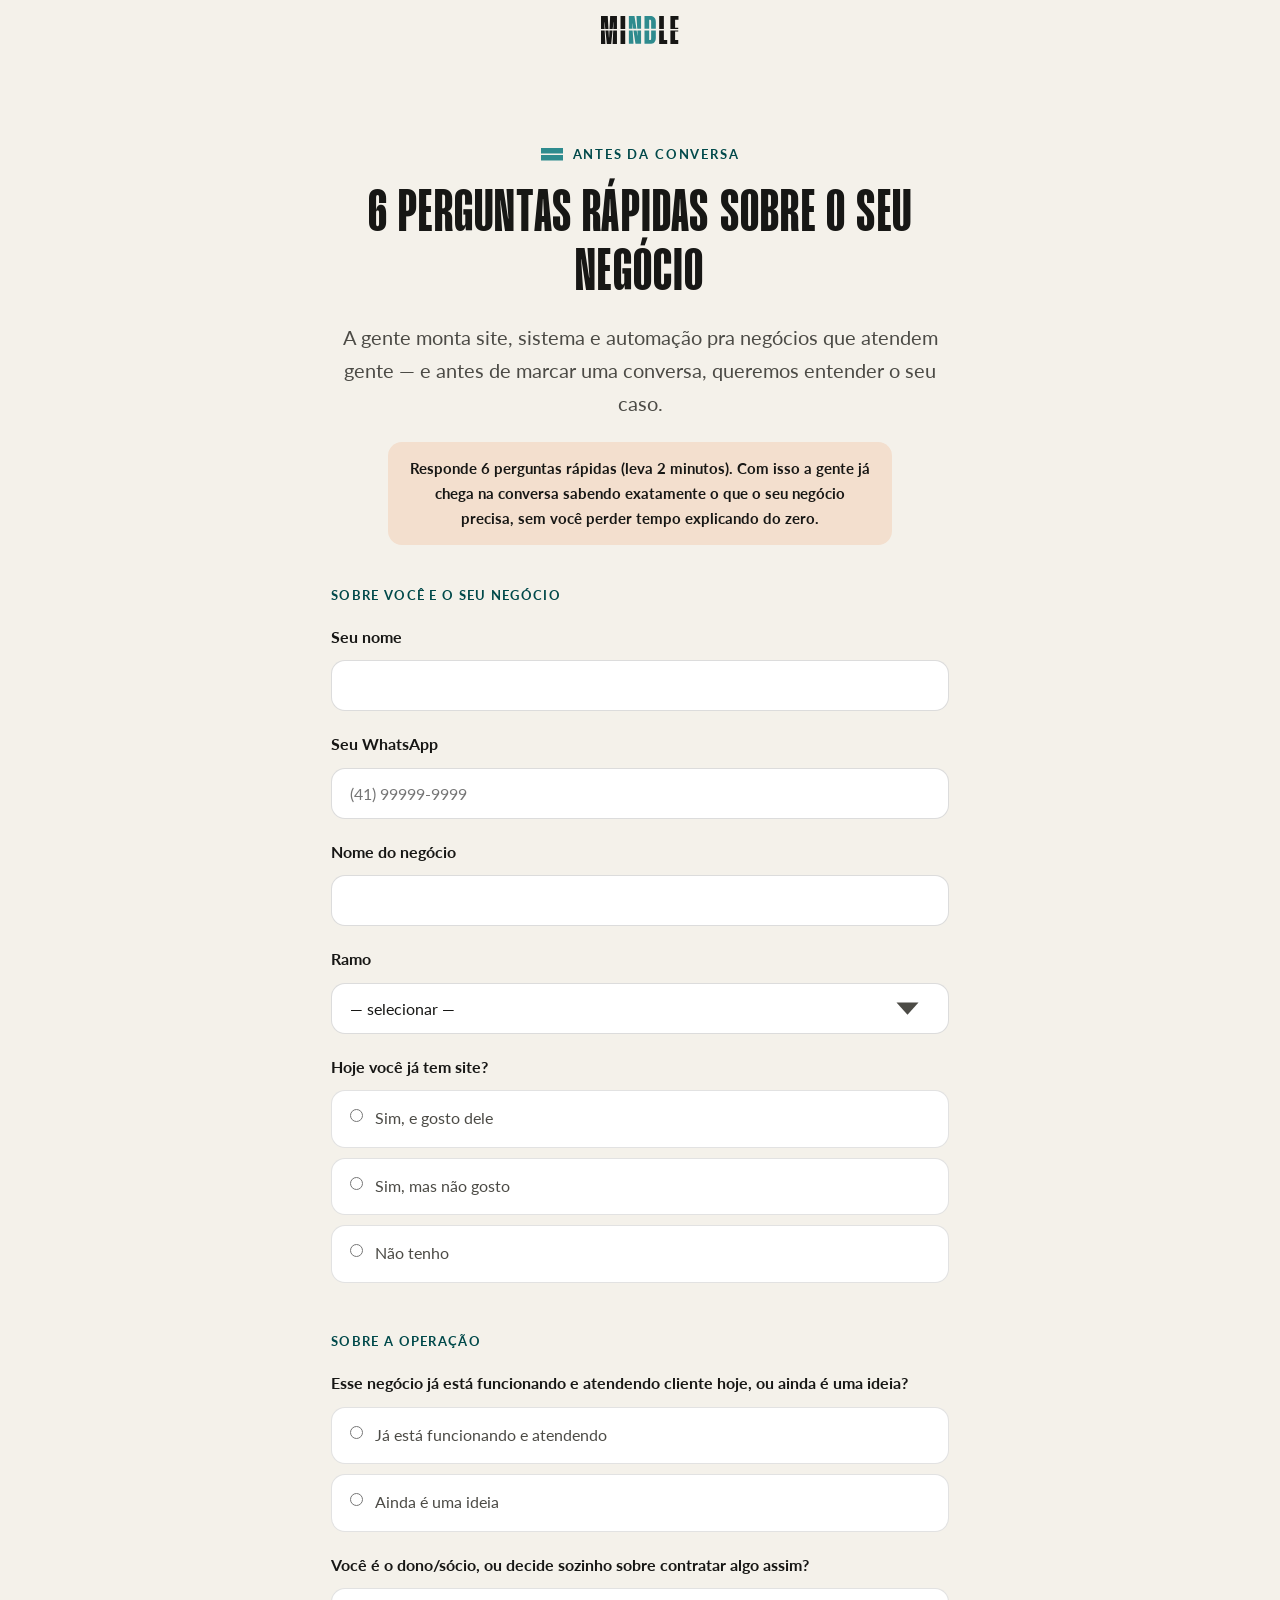
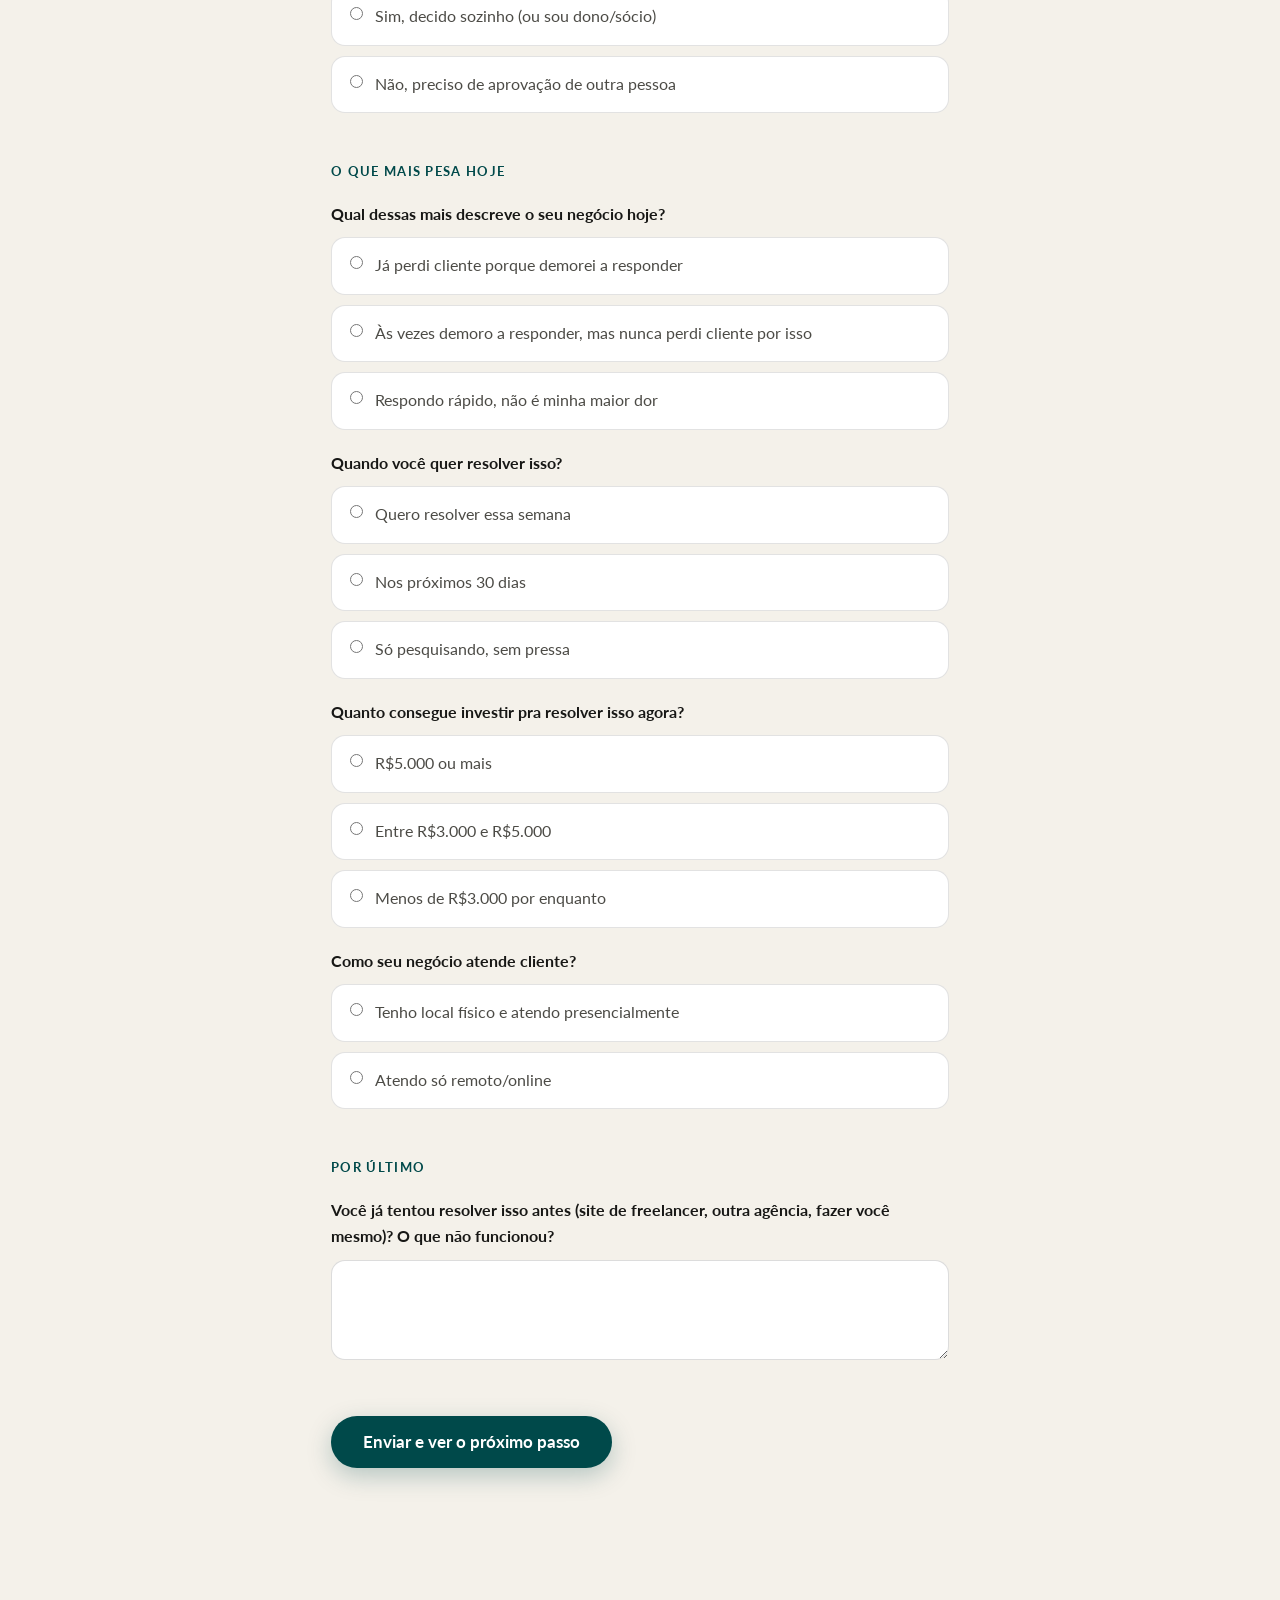
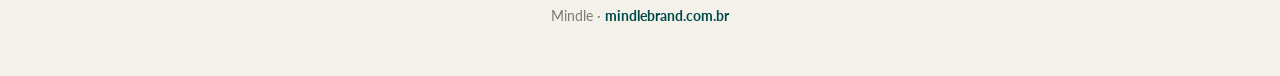
<file: diagnostico.html>
<!DOCTYPE html>
<html lang="pt-BR">
<head>
  <meta charset="UTF-8">
  <meta name="viewport" content="width=device-width, initial-scale=1.0">
  <title>Diagnóstico rápido — Mindle</title>
  <meta name="description" content="6 perguntas rápidas (2 minutos) pra gente já chegar na conversa sabendo exatamente o que o seu negócio precisa.">
  <meta name="robots" content="noindex, nofollow">
  <meta name="theme-color" content="#F4F1EA">

  <link rel="icon" type="image/svg+xml" href='data:image/svg+xml,<svg xmlns="http://www.w3.org/2000/svg" viewBox="0 0 64 64"><rect width="64" height="64" rx="9" fill="%23F4F1EA"/><rect x="17" y="13" width="30" height="17" fill="%232E8B8E"/><rect x="17" y="34" width="30" height="18" fill="%232E8B8E"/></svg>'>

  <link rel="preconnect" href="https://fonts.googleapis.com">
  <link rel="preconnect" href="https://fonts.gstatic.com" crossorigin>
  <link href="https://fonts.googleapis.com/css2?family=Lato:ital,wght@0,400;0,700;1,400&display=swap" rel="stylesheet">

  <style>
    /* ════════════════════════════════════════════════════════
       MINDLE / DIAGNÓSTICO — mesmo sistema visual do index.html.
       ════════════════════════════════════════════════════════ */
    @font-face {
      font-family: 'Mango Grotesque';
      src: url('assets/fonts/MangoGrotesque-Medium.woff2') format('woff2');
      font-weight: 500; font-style: normal; font-display: swap;
    }
    @font-face {
      font-family: 'Mango Grotesque';
      src: url('assets/fonts/MangoGrotesque-Bold.woff2') format('woff2');
      font-weight: 700; font-style: normal; font-display: swap;
    }

    :root {
      --cream:      #F4F1EA;
      --cream-soft: #ECE8DF;
      --card:       #FFFFFF;
      --ink:        #171715;
      --ink-soft:   #4C4B46;
      --muted:      #7B7A73;

      --teal:        #2E8B8E;
      --teal-deep:   #00494A;
      --teal-bright: #3DB4B6;
      --terra:       #C9713D;
      --terra-soft:  #F3DFCE;

      --dark:       #12211F;
      --dark-2:     #1A2E2B;

      --display: 'Mango Grotesque', 'Arial Narrow', sans-serif;
      --body: 'Lato', sans-serif;

      --h1: clamp(36px, 5.4vw, 60px);
      --h2: clamp(28px, 3.6vw, 42px);

      --pad: clamp(20px, 4vw, 64px);
      --radius: 20px;
      --shadow: 0 12px 40px rgba(23, 23, 21, 0.08);
      --ease: cubic-bezier(0.16, 1, 0.3, 1);
    }

    * { margin: 0; padding: 0; box-sizing: border-box; }
    html { scroll-behavior: smooth; }
    body {
      font-family: var(--body);
      background: var(--cream);
      color: var(--ink);
      font-size: 17.5px;
      line-height: 1.65;
      -webkit-font-smoothing: antialiased;
      overflow-x: hidden;
    }
    img { max-width: 100%; display: block; }
    a { color: inherit; }

    .wrap { max-width: 720px; margin: 0 auto; padding: 0 var(--pad); }
    .display { font-family: var(--display); font-weight: 700; line-height: 0.98; letter-spacing: 0.02em; text-transform: uppercase; }
    .h1 { font-size: var(--h1); }
    .h2 { font-size: var(--h2); }

    .eyebrow {
      display: inline-flex; align-items: center; gap: 10px;
      font-size: 13px; font-weight: 700; letter-spacing: 0.14em; text-transform: uppercase;
      color: var(--teal-deep);
    }
    .eyebrow::before {
      content: ''; width: 22px; height: 13px; flex: none;
      background:
        linear-gradient(var(--teal) 0 0) top left / 100% 5.5px no-repeat,
        linear-gradient(var(--teal) 0 0) bottom left / 100% 5.5px no-repeat;
    }
    .lead { font-size: clamp(17px, 1.6vw, 20px); color: var(--ink-soft); }

    /* ── Header ─────────────────────────────────────────── */
    .top {
      position: sticky; top: 0; z-index: 50;
      background: rgba(244, 241, 234, 0.88);
      backdrop-filter: blur(14px); -webkit-backdrop-filter: blur(14px);
    }
    .top-inner { display: flex; align-items: center; justify-content: center; padding: 16px var(--pad); max-width: 1240px; margin: 0 auto; }
    .brand-mark { height: 28px; width: auto; color: var(--ink); }

    .btn {
      display: inline-block; text-decoration: none; font-weight: 700; cursor: pointer;
      border: none; border-radius: 999px; padding: 16px 32px; font-size: 16.5px;
      transition: transform 0.3s var(--ease), box-shadow 0.3s, background 0.3s;
      font-family: var(--body);
    }
    .btn:hover { transform: translateY(-2px); }
    .btn-solid { background: var(--teal-deep); color: #fff; box-shadow: 0 8px 24px rgba(0, 73, 74, 0.25); }
    .btn-solid:hover { background: var(--teal); }
    .btn-solid:disabled { opacity: 0.6; cursor: wait; transform: none; }

    /* ── Intro ──────────────────────────────────────────── */
    .intro { padding: clamp(40px, 6vw, 72px) 0 clamp(24px, 4vw, 40px); text-align: center; }
    .intro .h1 { margin: 16px 0 18px; }
    .intro .lead { max-width: 52ch; margin-inline: auto; }
    .promessa {
      margin-top: 22px; display: inline-block; padding: 14px 22px; border-radius: 14px;
      background: var(--terra-soft); color: var(--ink); font-size: 15px; font-weight: 700;
      max-width: 56ch;
    }

    /* ── Formulário ─────────────────────────────────────── */
    .form-wrap { padding-bottom: clamp(48px, 7vw, 88px); }
    .bloco { margin-bottom: clamp(32px, 4vw, 48px); }
    .bloco-titulo { font-size: 13px; font-weight: 700; letter-spacing: 0.1em; text-transform: uppercase; color: var(--teal-deep); margin-bottom: 18px; }

    .campo { margin-bottom: 20px; }
    .campo label.rotulo { display: block; font-weight: 700; font-size: 16px; margin-bottom: 10px; color: var(--ink); }

    input[type="text"], input[type="tel"], select, textarea {
      width: 100%; padding: 15px 18px; border-radius: 14px;
      border: 1.5px solid rgba(23,23,21,0.15); background: var(--card);
      font-family: var(--body); font-size: 16px; color: var(--ink);
    }
    input:focus, select:focus, textarea:focus {
      outline: none; border-color: var(--teal); box-shadow: 0 0 0 3px rgba(46,139,142,0.15);
    }
    textarea { min-height: 100px; resize: vertical; }
    select { appearance: none; background-image: url("data:image/svg+xml,%3Csvg xmlns='http://www.w3.org/2000/svg' viewBox='0 0 20 20' fill='%234C4B46'%3E%3Cpath d='M5.5 7.5l4.5 5 4.5-5'/%3E%3C/svg%3E"); background-repeat: no-repeat; background-position: right 16px center; padding-right: 44px; }

    .opcoes { display: grid; gap: 10px; }
    .opcoes label {
      display: flex; align-items: flex-start; gap: 12px; padding: 15px 18px;
      border-radius: 14px; border: 1.5px solid rgba(23,23,21,0.12);
      cursor: pointer; background: var(--card); transition: border-color 0.2s, background 0.2s;
      font-size: 15.5px; color: var(--ink-soft);
    }
    .opcoes label:hover { border-color: rgba(46,139,142,0.4); }
    .opcoes input { margin-top: 3px; accent-color: var(--teal-deep); flex: none; }
    .opcoes label:has(input:checked) { border-color: var(--teal); background: rgba(46,139,142,0.06); color: var(--ink); }

    .invalido { border-color: var(--terra) !important; }
    .erro-form {
      display: none; margin-bottom: 20px; padding: 14px 18px; border-radius: 12px;
      background: var(--terra-soft); color: var(--ink); font-size: 14.5px; font-weight: 700;
    }
    .erro-form.is-on { display: block; }

    /* ── Resultado ──────────────────────────────────────── */
    .resultado { display: none; padding: clamp(32px, 5vw, 56px) 0; text-align: center; }
    .resultado.is-on { display: block; }
    .resultado .h2 { margin: 14px 0 16px; }
    .resultado .lead { max-width: 52ch; margin-inline: auto; }
    .cal-slot { margin-top: 28px; min-height: 480px; border-radius: var(--radius); overflow: hidden; box-shadow: var(--shadow); background: var(--card); }
    .cal-fallback { display: block; margin-top: 16px; font-size: 14px; color: var(--teal-deep); font-weight: 700; }

    footer { padding: clamp(32px, 5vw, 48px) 0; text-align: center; }
    footer p { font-size: 14px; color: var(--muted); }
  </style>
</head>
<body>

  <header class="top">
    <div class="top-inner">
      <a href="index.html" aria-label="Mindle, início">
        <svg class="brand-mark" viewBox="0 0 540 194" fill="none" xmlns="http://www.w3.org/2000/svg" aria-hidden="true">
          <path d="M30.3271 193.266H0V100.266H25.6182L30.3271 193.266ZM70.5791 193.266H40.5273L30.7168 100.266H52.249L54.8643 148.878H56.2422L58.5869 100.266H80.1006L70.5791 193.266ZM110.556 193.266H80.2285L84.6572 100.266H110.556V193.266ZM167.776 193.266H135.243V100.266H167.776V193.266ZM51.6572 89.2656H29.5566L26.7422 62.584L24.2617 42.458L22.8828 42.7334L23.71 62.584L25.0605 89.2656H0V0.275391H46.8691L51.6572 89.2656ZM110.556 89.2656H85.1807L87.3965 42.7334L86.0186 42.458L81.2266 89.2656H59.1182L63.4111 0.275391H110.556V89.2656ZM167.776 89.2656H135.243V0.275391H167.776V89.2656Z" fill="currentColor"/>
          <path d="M435.569 167.074H458.729V193.266H403.037V100.531H435.569V167.074ZM535.214 106.972H513.434V167.074H535.214V193.266H480.9V100.531H535.214V106.972ZM435.569 89.5312H403.037V0H435.569V89.5312ZM536.867 26.1914H513.434V80.7803H535.214V89.5312H480.9V0H536.867V26.1914Z" fill="currentColor"/>
          <path d="M225.294 192.99H193.037V99.9902H219.349L225.294 192.99ZM277.677 192.99H238.803L224.821 99.9902H247.324L252.863 135.92L254.242 135.645L251.923 99.9902H277.677V192.99ZM379.899 151.084C379.899 165.42 376.223 175.988 368.871 182.789C361.519 189.59 351.686 192.99 339.371 192.99H301.324V99.9902H333.857V166.799H339.371C344.701 166.799 347.366 163.031 347.366 155.495V99.9902H379.899V151.084ZM245.629 88.9902H223.167L220.606 71.958L217.299 52.1074L215.92 52.3828L217.574 72.2334L218.646 88.9902H193.037V0H231.91L245.629 88.9902ZM277.677 88.9902H251.208L245.42 0H277.677V88.9902ZM339.371 0C351.502 5.37728e-06 361.244 3.40058 368.596 10.2012C376.131 16.818 379.899 27.2947 379.899 41.6309V88.9902H347.366V36.9443C347.366 29.5924 344.701 25.916 339.371 25.916H333.857V88.9902H301.324V0H339.371Z" fill="#2E8B8E"/>
        </svg>
      </a>
    </div>
  </header>

  <main>
    <section class="intro">
      <div class="wrap">
        <p class="eyebrow" style="justify-content:center">Antes da conversa</p>
        <h1 class="display h1">6 perguntas rápidas sobre o seu negócio</h1>
        <p class="lead">A gente monta site, sistema e automação pra negócios que atendem gente — e antes de marcar uma conversa, queremos entender o seu caso.</p>
        <p class="promessa">Responde 6 perguntas rápidas (leva 2 minutos). Com isso a gente já chega na conversa sabendo exatamente o que o seu negócio precisa, sem você perder tempo explicando do zero.</p>
      </div>
    </section>

    <section class="form-wrap">
      <div class="wrap">

        <form id="form-diagnostico" novalidate>
          <p class="erro-form" id="erro-form">Faltou responder alguma pergunta acima — confira e tenta de novo.</p>

          <div class="bloco">
            <p class="bloco-titulo">Sobre você e o seu negócio</p>

            <div class="campo">
              <label class="rotulo" for="c-nome">Seu nome</label>
              <input type="text" id="c-nome" name="nome" required>
            </div>

            <div class="campo">
              <label class="rotulo" for="c-whatsapp">Seu WhatsApp</label>
              <input type="tel" id="c-whatsapp" name="whatsapp" inputmode="numeric" maxlength="16" placeholder="(41) 99999-9999" required>
            </div>

            <div class="campo">
              <label class="rotulo" for="c-negocio">Nome do negócio</label>
              <input type="text" id="c-negocio" name="negocio" required>
            </div>

            <div class="campo">
              <label class="rotulo" for="c-ramo">Ramo</label>
              <select id="c-ramo" name="ramo" required>
                <option value="">— selecionar —</option>
                <option value="Consultório/clínica">Consultório/clínica</option>
                <option value="Advocacia">Advocacia</option>
                <option value="Salão/barbearia">Salão/barbearia</option>
                <option value="Restaurante/café">Restaurante/café</option>
                <option value="Loja">Loja</option>
                <option value="Oficina">Oficina</option>
                <option value="Outro prestador de serviço">Outro prestador de serviço</option>
              </select>
            </div>

            <div class="campo">
              <label class="rotulo">Hoje você já tem site?</label>
              <div class="opcoes">
                <label><input type="radio" name="tem_site" value="gosto" required> Sim, e gosto dele</label>
                <label><input type="radio" name="tem_site" value="nao_gosto"> Sim, mas não gosto</label>
                <label><input type="radio" name="tem_site" value="nao_tenho"> Não tenho</label>
              </div>
            </div>
          </div>

          <div class="bloco">
            <p class="bloco-titulo">Sobre a operação</p>

            <div class="campo">
              <label class="rotulo">Esse negócio já está funcionando e atendendo cliente hoje, ou ainda é uma ideia?</label>
              <div class="opcoes">
                <label><input type="radio" name="funcionando" value="sim" required> Já está funcionando e atendendo</label>
                <label><input type="radio" name="funcionando" value="nao"> Ainda é uma ideia</label>
              </div>
            </div>

            <div class="campo">
              <label class="rotulo">Você é o dono/sócio, ou decide sozinho sobre contratar algo assim?</label>
              <div class="opcoes">
                <label><input type="radio" name="decisor" value="sim" required> Sim, decido sozinho (ou sou dono/sócio)</label>
                <label><input type="radio" name="decisor" value="nao"> Não, preciso de aprovação de outra pessoa</label>
              </div>
            </div>
          </div>

          <div class="bloco">
            <p class="bloco-titulo">O que mais pesa hoje</p>

            <div class="campo">
              <label class="rotulo">Qual dessas mais descreve o seu negócio hoje?</label>
              <div class="opcoes">
                <label><input type="radio" name="dor" value="alta" required> Já perdi cliente porque demorei a responder</label>
                <label><input type="radio" name="dor" value="media"> Às vezes demoro a responder, mas nunca perdi cliente por isso</label>
                <label><input type="radio" name="dor" value="baixa"> Respondo rápido, não é minha maior dor</label>
              </div>
            </div>

            <div class="campo">
              <label class="rotulo">Quando você quer resolver isso?</label>
              <div class="opcoes">
                <label><input type="radio" name="momento" value="semana" required> Quero resolver essa semana</label>
                <label><input type="radio" name="momento" value="mes"> Nos próximos 30 dias</label>
                <label><input type="radio" name="momento" value="sem_pressa"> Só pesquisando, sem pressa</label>
              </div>
            </div>

            <div class="campo">
              <label class="rotulo">Quanto consegue investir pra resolver isso agora?</label>
              <div class="opcoes">
                <label><input type="radio" name="capacidade" value="alta" required> R$5.000 ou mais</label>
                <label><input type="radio" name="capacidade" value="media"> Entre R$3.000 e R$5.000</label>
                <label><input type="radio" name="capacidade" value="baixa"> Menos de R$3.000 por enquanto</label>
              </div>
            </div>

            <div class="campo">
              <label class="rotulo">Como seu negócio atende cliente?</label>
              <div class="opcoes">
                <label><input type="radio" name="perfil" value="fisico" required> Tenho local físico e atendo presencialmente</label>
                <label><input type="radio" name="perfil" value="remoto"> Atendo só remoto/online</label>
              </div>
            </div>
          </div>

          <div class="bloco">
            <p class="bloco-titulo">Por último</p>
            <div class="campo">
              <label class="rotulo" for="c-tentativa">Você já tentou resolver isso antes (site de freelancer, outra agência, fazer você mesmo)? O que não funcionou?</label>
              <textarea id="c-tentativa" name="tentativa"></textarea>
            </div>
          </div>

          <button class="btn btn-solid" id="btn-enviar" type="submit">Enviar e ver o próximo passo</button>
        </form>

        <section class="resultado" id="resultado-ab">
          <p class="eyebrow" style="justify-content:center">Prontinho</p>
          <h2 class="h2 display">Já dá pra marcar a conversa</h2>
          <p class="lead">Escolhe um horário abaixo — chegamos nele já sabendo o essencial do seu caso.</p>
          <div class="cal-slot" id="cal-slot" aria-label="Agenda de horários do diagnóstico"></div>
          <a class="cal-fallback" href="https://cal.com/mindle-diagnostico/branding" target="_blank" rel="noopener">Problema com a agenda? Abrir em nova aba &nearr;</a>
        </section>

        <section class="resultado" id="resultado-cd">
          <p class="eyebrow" style="justify-content:center">Recebemos</p>
          <h2 class="h2 display">Obrigado pelas respostas</h2>
          <p class="lead">Anotamos tudo por aqui. Alguém da Mindle vai olhar o seu caso com calma e entra em contato pelo WhatsApp que você deixou.</p>
        </section>

      </div>
    </section>
  </main>

  <footer>
    <p>Mindle · <a href="index.html" style="color:var(--teal-deep); font-weight:700; text-decoration:none;">mindlebrand.com.br</a></p>
  </footer>

  <script src="config.js"></script>
  <script>
    (function () {
      var form = document.getElementById('form-diagnostico');
      var erro = document.getElementById('erro-form');

      var PESOS = {
        dor:        { alta: 40, media: 20, baixa: 5 },
        momento:    { semana: 25, mes: 15, sem_pressa: 5 },
        capacidade: { alta: 25, media: 18, baixa: 8 },
        perfil:     { fisico: 10, remoto: 6 }
      };
      var TEM_SITE_LABEL = { gosto: 'Sim, e gosto dele', nao_gosto: 'Sim, mas não gosto', nao_tenho: 'Não tenho' };
      var DOR_LABEL = { alta: 'Já perdeu cliente por demora', media: 'Demora às vezes, nunca perdeu cliente', baixa: 'Responde rápido' };
      var MOMENTO_LABEL = { semana: 'Quer resolver essa semana', mes: 'Nos próximos 30 dias', sem_pressa: 'Só pesquisando, sem pressa' };
      var CAPACIDADE_LABEL = { alta: 'R$5.000 ou mais', media: 'Entre R$3.000 e R$5.000', baixa: 'Menos de R$3.000 por enquanto' };
      var PERFIL_LABEL = { fisico: 'Atende presencialmente', remoto: 'Atende só remoto/online' };

      function valorRadio(nome) {
        var el = form.querySelector('input[name="' + nome + '"]:checked');
        return el ? el.value : '';
      }

      function montarCal(nome, leadId) {
        (function (C, A, L) {
          var p = function (a, ar) { a.q.push(ar); };
          var d = C.document;
          C.Cal = C.Cal || function () {
            var cal = C.Cal, ar = arguments;
            if (!cal.loaded) {
              cal.ns = {}; cal.q = cal.q || [];
              d.head.appendChild(d.createElement('script')).src = A;
              cal.loaded = true;
            }
            if (ar[0] === L) {
              var api = function () { p(api, arguments); };
              var namespace = ar[1];
              api.q = api.q || [];
              if (typeof namespace === 'string') {
                cal.ns[namespace] = cal.ns[namespace] || api;
                p(cal.ns[namespace], ar);
                p(cal, ['initNamespace', namespace]);
              } else p(cal, ar);
              return;
            }
            p(cal, ar);
          };
        })(window, 'https://app.cal.com/embed/embed.js', 'init');

        // lead_id vai como parâmetro de URL pra preencher a pergunta oculta
        // "ID interno" do tipo de evento no Cal.com — é assim que a Edge
        // Function registrar-agendamento sabe exatamente qual lead atualizar
        // quando o agendamento é confirmado, sem depender de casar e-mail
        // ou telefone (que o Cal.com nem sempre coleta).
        var link = window.MINDLE_CAL + (leadId ? '?lead_id=' + encodeURIComponent(leadId) : '');

        Cal('init', { origin: 'https://app.cal.com' });
        Cal('inline', {
          elementOrSelector: '#cal-slot',
          calLink: link,
          config: { theme: 'light', name: nome || '', locale: 'pt-BR' }
        });
        Cal('ui', { theme: 'light', styles: { branding: { brandColor: '#2E8B8E' } } });
      }

      async function enviarLead(payload) {
        var cfg = window.MINDLE_SUPABASE;
        if (!cfg || !cfg.url || !cfg.anonKey) return 'demo';
        var res = await fetch(cfg.url + '/rest/v1/' + (cfg.table || 'leads'), {
          method: 'POST',
          headers: {
            'Content-Type': 'application/json',
            apikey: cfg.anonKey,
            Authorization: 'Bearer ' + cfg.anonKey,
            Prefer: 'return=minimal'
          },
          body: JSON.stringify(payload)
        });
        if (!res.ok) {
          var corpo = await res.text().catch(function () { return ''; });
          throw new Error('Supabase HTTP ' + res.status + ' ' + corpo.slice(0, 220));
        }
        return 'ok';
      }

      form.addEventListener('submit', async function (e) {
        e.preventDefault();

        var camposObrigatorios = ['nome', 'whatsapp', 'negocio', 'ramo'];
        var faltando = camposObrigatorios.some(function (n) { return !form[n].value.trim(); });
        var radiosObrigatorios = ['tem_site', 'funcionando', 'decisor', 'dor', 'momento', 'capacidade', 'perfil'];
        faltando = faltando || radiosObrigatorios.some(function (n) { return !valorRadio(n); });

        if (faltando) {
          erro.classList.add('is-on');
          erro.scrollIntoView({ behavior: 'smooth', block: 'center' });
          return;
        }
        erro.classList.remove('is-on');

        var nome = form.nome.value.trim();
        var whatsapp = form.whatsapp.value.trim();
        var negocio = form.negocio.value.trim();
        var ramo = form.ramo.value;
        var temSite = valorRadio('tem_site');
        var funcionando = valorRadio('funcionando');
        var decisor = valorRadio('decisor');
        var dor = valorRadio('dor');
        var momento = valorRadio('momento');
        var capacidade = valorRadio('capacidade');
        var perfil = valorRadio('perfil');
        var tentativa = form.tentativa.value.trim();

        var eliminado = funcionando === 'nao' || decisor === 'nao';
        var pontuacao = eliminado ? 0 : (PESOS.dor[dor] + PESOS.momento[momento] + PESOS.capacidade[capacidade] + PESOS.perfil[perfil]);
        var categoria;
        if (eliminado) categoria = 'D';
        else if (pontuacao >= 75) categoria = 'A';
        else if (pontuacao >= 50) categoria = 'B';
        else if (pontuacao >= 25) categoria = 'C';
        else categoria = 'D';

        var notas =
          'Tem site: ' + (TEM_SITE_LABEL[temSite] || temSite) + '\n' +
          'Já funciona/atende: ' + (funcionando === 'sim' ? 'Sim' : 'Não, ainda é ideia') + '\n' +
          'Decisor: ' + (decisor === 'sim' ? 'Sim' : 'Não, precisa de aprovação') + '\n' +
          'Dor: ' + (DOR_LABEL[dor] || dor) + '\n' +
          'Momento: ' + (MOMENTO_LABEL[momento] || momento) + '\n' +
          'Capacidade: ' + (CAPACIDADE_LABEL[capacidade] || capacidade) + '\n' +
          'Perfil: ' + (PERFIL_LABEL[perfil] || perfil) +
          (tentativa ? '\nJá tentou antes: ' + tentativa : '');

        var btn = document.getElementById('btn-enviar');
        btn.disabled = true; btn.textContent = 'Enviando…';

        // Gera o id no navegador (em vez de pedir de volta do Supabase depois
        // do insert) — assim não depende de permissão de leitura, que o
        // formulário público não tem. Vai como lead_id pro Cal.com casar o
        // agendamento com esse lead exato, sem duplicar.
        var leadId = (window.crypto && window.crypto.randomUUID) ? window.crypto.randomUUID() : null;

        var payload = {
          nome: nome,
          telefone: whatsapp,
          negocio_nome: negocio,
          ramo: ramo,
          canal: 'site',
          status: (categoria === 'A' || categoria === 'B') ? 'aguardando_contato' : 'nutricao',
          pontuacao: pontuacao,
          categoria: categoria,
          notas: notas
        };
        if (leadId) payload.id = leadId;

        try {
          await enviarLead(payload);
        } catch (err) {
          console.error('Falha ao registrar lead:', err);
          btn.disabled = false; btn.textContent = 'Enviar e ver o próximo passo';
          erro.textContent = 'Não conseguimos registrar agora. Tenta de novo em instantes.';
          erro.classList.add('is-on');
          erro.scrollIntoView({ behavior: 'smooth', block: 'center' });
          return;
        }

        form.hidden = true;
        if (categoria === 'A' || categoria === 'B') {
          document.getElementById('resultado-ab').classList.add('is-on');
          montarCal(nome, leadId);
        } else {
          document.getElementById('resultado-cd').classList.add('is-on');
        }
        document.querySelector('.resultado.is-on').scrollIntoView({ behavior: 'smooth', block: 'start' });
      });

      var whats = document.getElementById('c-whatsapp');
      whats.addEventListener('input', function () {
        var d = whats.value.replace(/\D/g, '').slice(0, 11);
        whats.value = d.length <= 2 ? (d ? '(' + d : '')
          : d.length <= 6 ? '(' + d.slice(0, 2) + ') ' + d.slice(2)
          : d.length <= 10 ? '(' + d.slice(0, 2) + ') ' + d.slice(2, 6) + '-' + d.slice(6)
          : '(' + d.slice(0, 2) + ') ' + d.slice(2, 7) + '-' + d.slice(7);
      });
    })();
  </script>
</body>
</html>
</file>
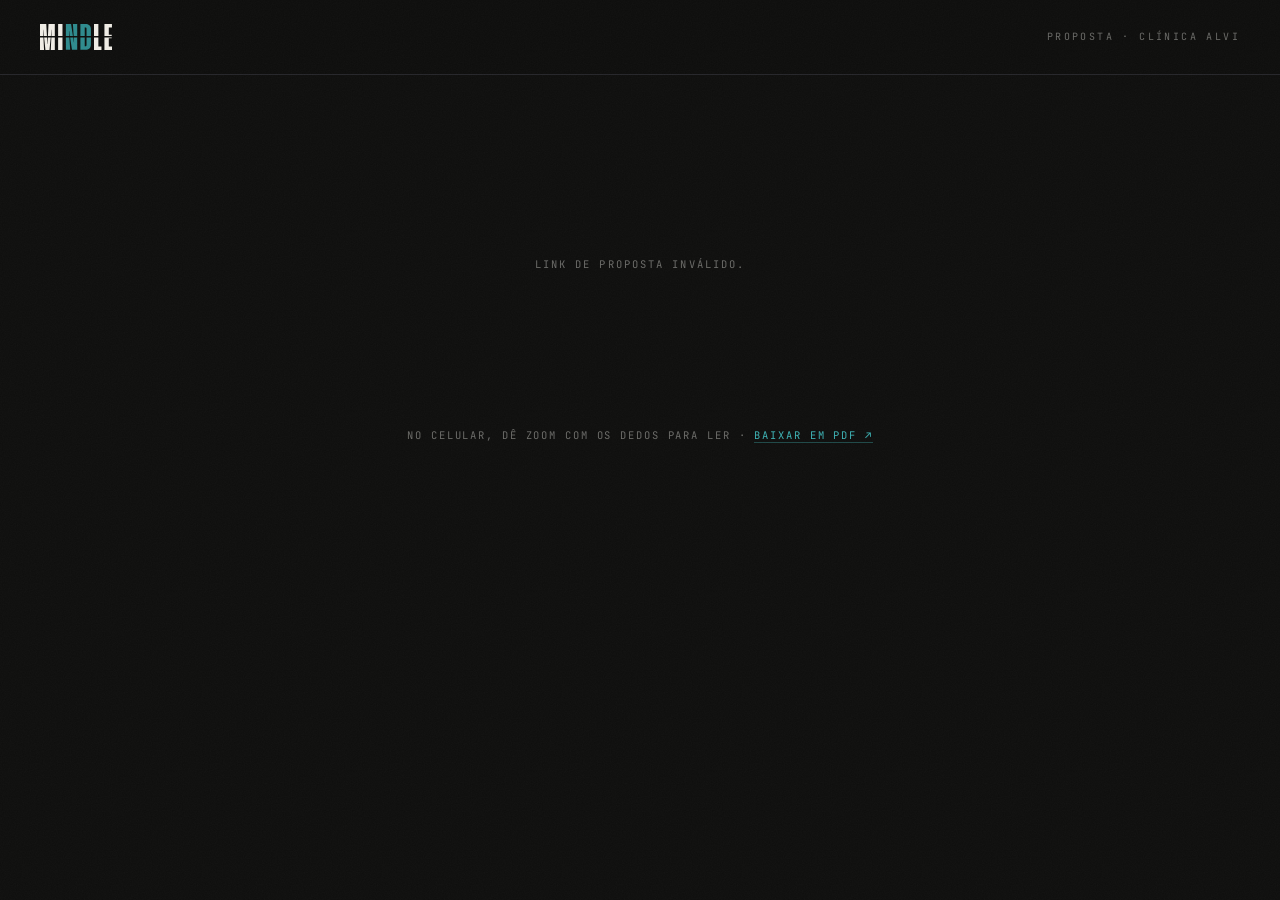
<file: proposta.html>
<!DOCTYPE html>
<html lang="pt-BR">
<head>
  <meta charset="UTF-8">
  <meta name="viewport" content="width=device-width, initial-scale=1.0">
  <title>Proposta — Mindle</title>
  <meta name="description" content="Proposta Mindle — sistema de presença digital.">
  <meta name="robots" content="noindex, nofollow">
  <meta name="theme-color" content="#0F0F0E">

  <link rel="icon" type="image/svg+xml" href='data:image/svg+xml,<svg xmlns="http://www.w3.org/2000/svg" viewBox="0 0 64 64"><rect width="64" height="64" rx="9" fill="%230F0F0E"/><rect x="17" y="13" width="30" height="17" fill="%232E8B8E"/><rect x="17" y="34" width="30" height="18" fill="%232E8B8E"/></svg>'>

  <link rel="preconnect" href="https://fonts.googleapis.com">
  <link rel="preconnect" href="https://fonts.gstatic.com" crossorigin>
  <link href="https://fonts.googleapis.com/css2?family=JetBrains+Mono:wght@400;500&family=Lato:ital,wght@0,400;0,700;1,400&display=swap" rel="stylesheet">

  <link rel="preload" href="assets/fonts/MangoGrotesque-Medium.woff2" as="font" type="font/woff2" crossorigin>
  <link rel="preload" href="assets/fonts/MangoGrotesque-Bold.woff2" as="font" type="font/woff2" crossorigin>

  <link rel="stylesheet" href="css/styles.css">

  <style>
    .prop-header {
      display: flex; justify-content: space-between; align-items: center;
      padding: clamp(16px, 2.6vw, 24px) clamp(20px, 4vw, 40px);
      border-bottom: 1px solid var(--color-border-subtle);
      position: sticky; top: 0; z-index: 5;
      background: rgba(15, 15, 14, 0.82);
      backdrop-filter: blur(10px);
    }
    .prop-header .brand-mark { height: 26px; width: auto; color: var(--color-respiro-base); }
    .prop-header-tag {
      font-family: var(--font-mono); font-size: 10px;
      letter-spacing: 0.24em; text-transform: uppercase;
      color: var(--color-muted-deep);
    }
    .prop-viewer {
      width: min(1000px, calc(100% - 32px));
      margin: clamp(24px, 4vw, 40px) auto 0;
    }
    /* páginas do PDF renderizadas via PDF.js */
    .prop-pages { display: grid; gap: 16px; }
    .prop-page {
      width: 100%;
      border: 1px solid var(--color-border-subtle);
      border-radius: var(--radius-sm);
      background: var(--color-surface-01);
      display: block;
      box-shadow: 0 10px 30px rgba(0,0,0,0.35);
    }
    .prop-page canvas { width: 100%; height: auto; display: block; border-radius: var(--radius-sm); }
    .prop-loading {
      display: grid; place-items: center; min-height: 300px;
      font-family: var(--font-mono); font-size: 10.5px;
      letter-spacing: 0.2em; text-transform: uppercase;
      color: var(--color-muted-deep);
    }
    .prop-viewer-hint {
      text-align: center; margin-top: 12px;
      font-family: var(--font-mono); font-size: 10.5px;
      letter-spacing: 0.18em; text-transform: uppercase;
      color: var(--color-muted-deep);
    }
    .prop-viewer-hint a { color: var(--color-accent-light); border-bottom: 1px solid rgba(61,180,182,.35); }

    .prop-accept {
      width: min(680px, calc(100% - 32px));
      margin: clamp(40px, 7vw, 72px) auto clamp(48px, 8vw, 90px);
      background:
        linear-gradient(180deg, rgba(46,139,142,0.06), transparent 40%),
        var(--color-surface-01);
      border: 1px solid rgba(46, 139, 142, 0.32);
      border-radius: var(--radius-lg);
      padding: clamp(32px, 5vw, 56px);
      text-align: center;
      display: grid; justify-items: center; gap: 16px;
    }
    .prop-accept .eyebrow { justify-content: center; }
    .prop-accept-lead { color: var(--color-muted); max-width: 46ch; }
    .prop-accept .field { width: 100%; max-width: 380px; text-align: left; }
    .prop-check {
      display: flex; gap: 10px; align-items: flex-start;
      max-width: 420px; text-align: left; cursor: pointer;
      font-size: var(--font-body-sm); color: var(--color-muted);
    }
    .prop-check input { margin-top: 3px; accent-color: var(--color-accent); flex: none; }
    .prop-btn { width: 100%; max-width: 380px; }
    .prop-micro { font-family: var(--font-mono); font-size: 10px; letter-spacing: .16em; text-transform: uppercase; color: var(--color-muted-deep); }

    /* Estado aprovado + carimbo */
    .prop-approved { display: none; }
    .prop-approved.is-on { display: grid; justify-items: center; gap: 14px; }
    .stamp {
      --stamp: #2E8B8E;
      display: inline-grid; place-items: center;
      padding: 14px 26px; margin: 6px 0 4px;
      border: 3px solid var(--stamp); border-radius: 10px;
      color: var(--stamp);
      font-family: var(--font-display); font-weight: 700;
      font-size: clamp(30px, 6vw, 46px); letter-spacing: 0.08em;
      transform: rotate(-7deg);
      box-shadow: inset 0 0 0 2px rgba(46,139,142,.25);
      text-transform: uppercase; line-height: 1;
      opacity: 0; animation: stamp-in .5s cubic-bezier(.2,1.3,.4,1) forwards;
    }
    @keyframes stamp-in {
      0%   { opacity: 0; transform: rotate(-7deg) scale(1.8); }
      100% { opacity: .92; transform: rotate(-7deg) scale(1); }
    }
    .stamp-meta { font-family: var(--font-mono); font-size: 11px; letter-spacing: .12em; color: var(--color-muted); text-transform: uppercase; }
    @media (prefers-reduced-motion: reduce) { .stamp { animation: none; opacity: .92; } }
  </style>
</head>
<body>

  <div class="grain" aria-hidden="true"></div>

  <header class="prop-header">
    <a class="brand" href="index.html" aria-label="Mindle">
      <svg class="brand-mark" viewBox="0 0 540 194" fill="none" xmlns="http://www.w3.org/2000/svg" aria-hidden="true">
        <path d="M30.3271 193.266H0V100.266H25.6182L30.3271 193.266ZM70.5791 193.266H40.5273L30.7168 100.266H52.249L54.8643 148.878H56.2422L58.5869 100.266H80.1006L70.5791 193.266ZM110.556 193.266H80.2285L84.6572 100.266H110.556V193.266ZM167.776 193.266H135.243V100.266H167.776V193.266ZM51.6572 89.2656H29.5566L26.7422 62.584L24.2617 42.458L22.8828 42.7334L23.71 62.584L25.0605 89.2656H0V0.275391H46.8691L51.6572 89.2656ZM110.556 89.2656H85.1807L87.3965 42.7334L86.0186 42.458L81.2266 89.2656H59.1182L63.4111 0.275391H110.556V89.2656ZM167.776 89.2656H135.243V0.275391H167.776V89.2656Z" fill="currentColor"/>
        <path d="M435.569 167.074H458.729V193.266H403.037V100.531H435.569V167.074ZM535.214 106.972H513.434V167.074H539.349V193.266H480.9V100.531H535.214V106.972ZM435.569 89.5312H403.037V0H435.569V89.5312ZM536.867 26.1914H513.434V80.7803H535.214V89.5312H480.9V0H536.867V26.1914Z" fill="currentColor"/>
        <path d="M225.294 192.99H193.037V99.9902H219.349L225.294 192.99ZM277.677 192.99H238.803L224.821 99.9902H247.324L252.863 135.92L254.242 135.645L251.923 99.9902H277.677V192.99ZM379.899 151.084C379.899 165.42 376.223 175.988 368.871 182.789C361.519 189.59 351.686 192.99 339.371 192.99H301.324V99.9902H333.857V166.799H339.371C344.701 166.799 347.366 163.031 347.366 155.495V99.9902H379.899V151.084ZM245.629 88.9902H223.167L220.606 71.958L217.299 52.1074L215.92 52.3828L217.574 72.2334L218.646 88.9902H193.037V0H231.91L245.629 88.9902ZM277.677 88.9902H251.208L245.42 0H277.677V88.9902ZM339.371 0C351.502 5.37728e-06 361.244 3.40058 368.596 10.2012C376.131 16.818 379.899 27.2947 379.899 41.6309V88.9902H347.366V36.9443C347.366 29.5924 344.701 25.916 339.371 25.916H333.857V88.9902H301.324V0H339.371Z" fill="var(--color-accent)"/>
      </svg>
    </a>
    <span class="prop-header-tag" id="prop-tag">Proposta · Clínica Alvi</span>
  </header>

  <!-- O PDF do NotebookLM, exibido intacto (renderizado via PDF.js) -->
  <div class="prop-viewer">
    <div class="prop-pages" id="prop-pages"><p class="prop-loading">Carregando a proposta…</p></div>
    <p class="prop-viewer-hint">No celular, dê zoom com os dedos para ler · <a href="propostas/clinicalvi.pdf" target="_blank" rel="noopener" id="prop-download">baixar em PDF &nearr;</a></p>
  </div>

  <!-- Moldura HTML de aceite (o botão que o PDF não pode ter) -->
  <section class="prop-accept" id="prop-accept" aria-label="Aceite da proposta">
    <div id="prop-form" style="display:grid;justify-items:center;gap:16px;">
      <p class="eyebrow"><span class="eyebrow-index">·</span>Aceite da proposta</p>
      <h2 class="h3-lg">Vamos começar?</h2>
      <p class="prop-accept-lead">Ao aceitar, você confirma que leu a proposta acima e concorda com o escopo e o investimento apresentados. Registramos a data e a hora do aceite.</p>

      <div class="field">
        <label class="field-question" for="prop-nome">Seu nome completo</label>
        <input class="field-input" type="text" id="prop-nome" autocomplete="name" placeholder="Nome de quem aprova">
      </div>

      <div class="field">
        <label class="field-question" for="prop-email">Seu e-mail</label>
        <input class="field-input" type="email" id="prop-email" autocomplete="email" placeholder="onde você recebe o comprovante">
      </div>

      <div class="field">
        <label class="field-question" for="prop-doc">CPF ou CNPJ</label>
        <input class="field-input" type="text" id="prop-doc" inputmode="numeric" placeholder="de quem está aprovando">
      </div>

      <label class="prop-check">
        <input type="checkbox" id="prop-li">
        <span>Li a proposta e aceito o escopo e o investimento apresentados.</span>
      </label>

      <button class="btn btn-primary prop-btn" id="prop-aceitar" type="button" data-hover>Aceitar proposta</button>
      <p class="prop-micro">Um comprovante carimbado é enviado por e-mail</p>
      <p class="prop-micro" id="prop-validade" hidden></p>
    </div>

    <div class="prop-approved" id="prop-approved">
      <span class="success-node" aria-hidden="true"></span>
      <span class="stamp">Aprovado</span>
      <p class="stamp-meta" id="stamp-meta">Clínica Alvi · —</p>
      <p class="prop-accept-lead">Aceite registrado. Enviamos um comprovante por e-mail e entramos em contato para os próximos passos. <strong>Bem-vindo à Mindle.</strong></p>
    </div>
  </section>

  <script src="config.js"></script>
  <script src="js/vendor/pdf.min.js"></script>
  <script>
    (function () {
      const cfg = window.MINDLE_SUPABASE || {};
      const FN = cfg.url + '/functions/v1/aceitar-proposta';
      const KEY = cfg.anonKey;
      const codigo = new URLSearchParams(location.search).get('p');

      const cont = document.getElementById('prop-pages');
      const tag = document.getElementById('prop-tag');
      const dl = document.getElementById('prop-download');
      const form = document.getElementById('prop-form');
      const okBox = document.getElementById('prop-approved');
      const meta = document.getElementById('stamp-meta');

      let dados = null;

      // ── carrega a proposta pela Edge Function ──
      if (!codigo) { erroGeral('Link de proposta inválido.'); return; }
      fetch(FN + '?codigo=' + encodeURIComponent(codigo), { headers: { apikey: KEY } })
        .then((r) => r.json())
        .then((d) => {
          if (d.error) { erroGeral(d.error); return; }
          dados = d;
          if (tag) tag.textContent = 'Proposta · ' + (d.cliente || '');
          if (dl && d.pdfUrl) dl.href = d.pdfUrl;
          if (d.validade) {
            const v = document.getElementById('prop-validade');
            v.textContent = 'Proposta válida até ' + d.validade;
            v.hidden = false;
          }
          if (d.status === 'aprovada') { mostrarJaAprovada(); }
          if (d.pdfUrl) renderPdf(d.pdfUrl); else cont.innerHTML = '<p class="prop-loading">PDF indisponível.</p>';
        })
        .catch(() => erroGeral('Não foi possível carregar a proposta.'));

      function erroGeral(msg) {
        cont.innerHTML = '<p class="prop-loading">' + msg + '</p>';
        const sec = document.getElementById('prop-accept');
        if (sec) sec.style.display = 'none';
      }
      function mostrarJaAprovada() {
        document.getElementById('prop-form').style.display = 'none';
        meta.textContent = (dados.cliente || '') + ' · aceite já registrado';
        okBox.querySelector('.prop-accept-lead').textContent = 'Esta proposta já foi aceita. O comprovante foi enviado por e-mail.';
        okBox.classList.add('is-on');
      }

      /* ── Renderiza o PDF com PDF.js (nítido no zoom, recicla páginas) ── */
      function renderPdf(url) {
        if (!window.pdfjsLib) { cont.innerHTML = '<p class="prop-loading">Não foi possível carregar o leitor.</p>'; return; }
        pdfjsLib.GlobalWorkerOptions.workerSrc = 'js/vendor/pdf.worker.min.js';
        const QUALITY = 2.2, MAX_PX = 2600;

        pdfjsLib.getDocument(url).promise.then(async (pdf) => {
          cont.innerHTML = '';
          const maxW = cont.clientWidth || 900;
          const io = new IntersectionObserver((entries) => {
            entries.forEach((e) => { if (e.isIntersecting) renderPage(e.target); else clearPage(e.target); });
          }, { rootMargin: '1200px 0px' });
          for (let n = 1; n <= pdf.numPages; n++) {
            const page = await pdf.getPage(n);
            const vp = page.getViewport({ scale: 1 });
            let s = (maxW / vp.width) * QUALITY;
            if (vp.width * s > MAX_PX) s = MAX_PX / vp.width;
            const wrap = document.createElement('div');
            wrap.className = 'prop-page';
            wrap.style.aspectRatio = (vp.width / vp.height).toFixed(4);
            wrap._page = page; wrap._scale = s; wrap._rendered = false;
            cont.appendChild(wrap); io.observe(wrap);
          }
        }).catch((err) => {
          cont.innerHTML = '<p class="prop-loading">Não foi possível abrir a proposta. <a class="cal-fallback" href="' + url + '" target="_blank" rel="noopener">baixar em PDF</a></p>';
          console.error('PDF.js:', err);
        });

        function renderPage(wrap) {
          if (wrap._rendered) return; wrap._rendered = true;
          const vp = wrap._page.getViewport({ scale: wrap._scale });
          const canvas = document.createElement('canvas');
          canvas.width = vp.width; canvas.height = vp.height;
          wrap.appendChild(canvas);
          wrap._task = wrap._page.render({ canvasContext: canvas.getContext('2d'), viewport: vp });
          wrap._task.promise.catch(() => {});
        }
        function clearPage(wrap) {
          if (!wrap._rendered) return; wrap._rendered = false;
          if (wrap._task) { try { wrap._task.cancel(); } catch (e) {} }
          const c = wrap.querySelector('canvas');
          if (c) { c.width = 0; c.height = 0; c.remove(); }
        }
      }

      /* ── Aceite: chama a Edge Function (grava + carimba + e-mail) ── */
      const btn = document.getElementById('prop-aceitar');
      const nome = document.getElementById('prop-nome');
      const email = document.getElementById('prop-email');
      const docEl = document.getElementById('prop-doc');
      const li = document.getElementById('prop-li');

      const emailOk = (v) => /^[^\s@]+@[^\s@]+\.[^\s@]+$/.test(v);
      const docOk = (v) => { const n = v.replace(/\D/g, ''); return n.length === 11 || n.length === 14; };

      btn.addEventListener('click', async function () {
        [nome, email, docEl].forEach((f) => f.classList.remove('is-invalid'));
        if (!nome.value.trim())    { nome.classList.add('is-invalid'); nome.focus(); return; }
        if (!emailOk(email.value)) { email.classList.add('is-invalid'); email.focus(); return; }
        if (!docOk(docEl.value))   { docEl.classList.add('is-invalid'); docEl.focus(); return; }
        if (!li.checked)           { li.focus(); return; }

        btn.disabled = true; btn.textContent = 'Registrando…';
        try {
          const r = await fetch(FN, {
            method: 'POST',
            headers: { 'Content-Type': 'application/json', apikey: KEY },
            body: JSON.stringify({ codigo, nome: nome.value.trim(), email: email.value.trim(), doc: docEl.value.trim() }),
          });
          const d = await r.json();
          if (!r.ok || d.error) { throw new Error(d.error || 'Falha ao registrar o aceite.'); }

          const data = new Date().toLocaleDateString('pt-BR');
          meta.textContent = (dados && dados.cliente ? dados.cliente + ' · ' : '') + 'aprovado por ' + nome.value.trim() + ' · ' + data;
          document.getElementById('prop-form').style.display = 'none';
          okBox.classList.add('is-on');
          okBox.scrollIntoView({ behavior: 'smooth', block: 'center' });
        } catch (err) {
          btn.disabled = false; btn.textContent = 'Aceitar proposta';
          alert(err.message || 'Não foi possível registrar o aceite. Tente novamente.');
        }
      });
    })();
  </script>
</body>
</html>
</file>
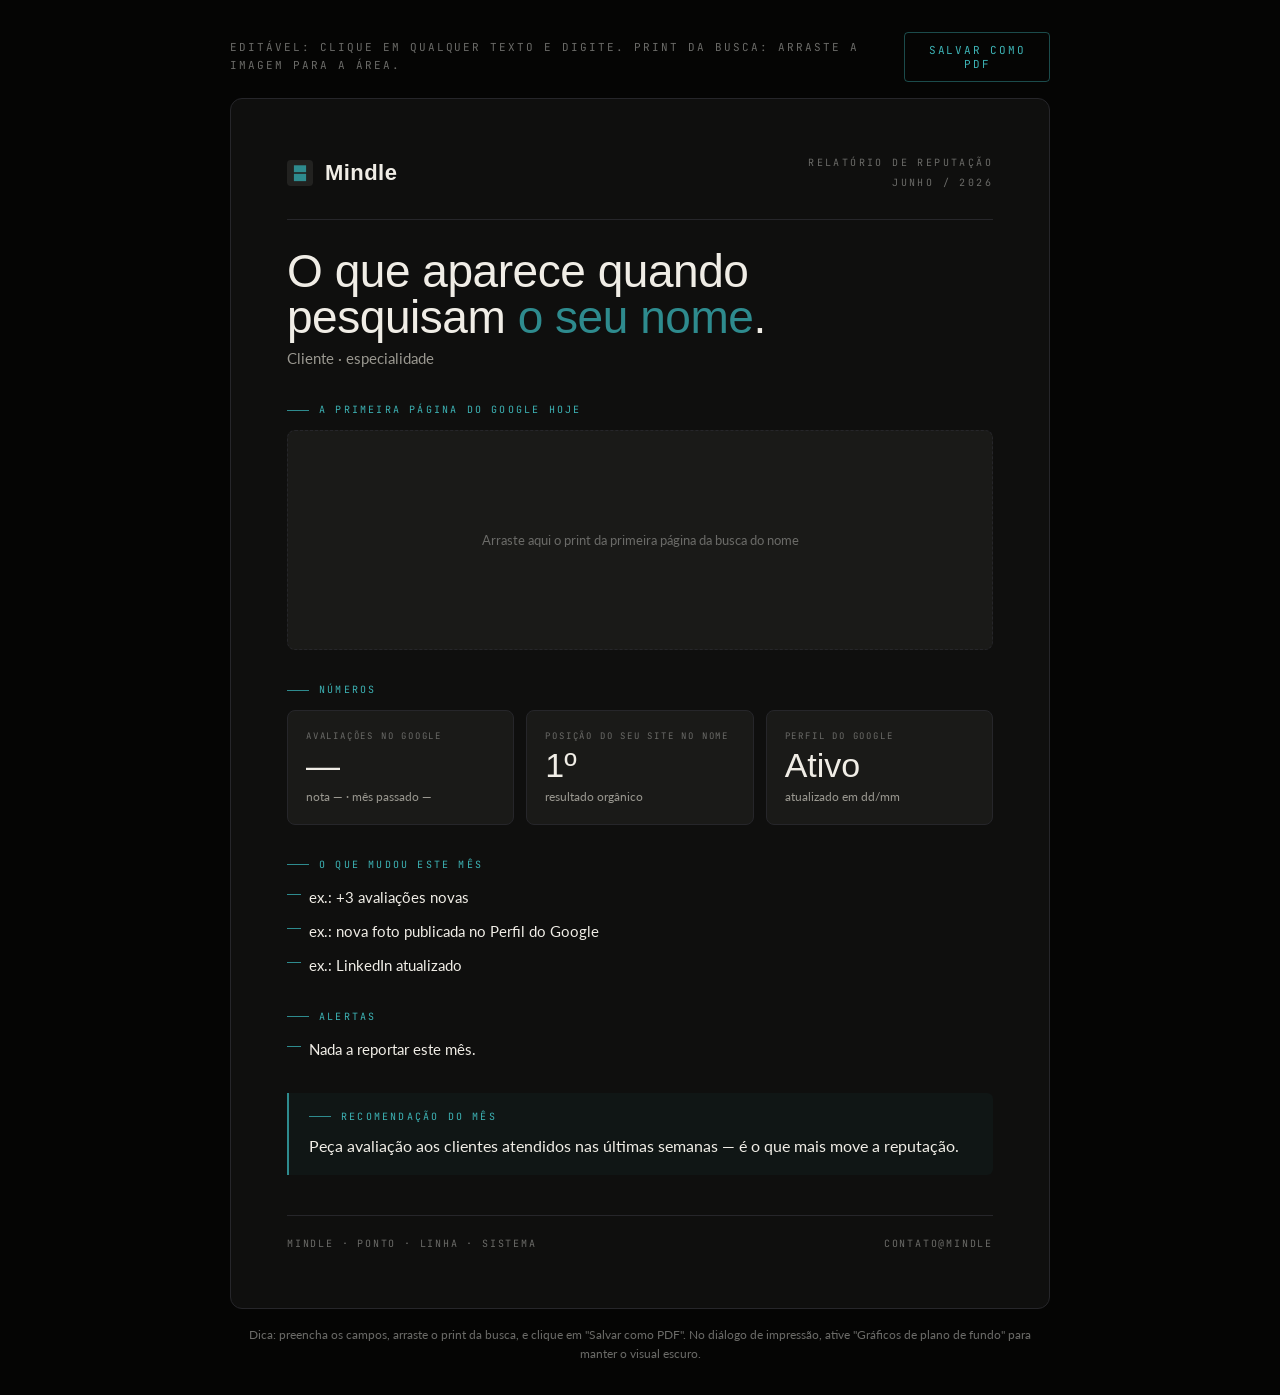
<file: relatorio-reputacao.html>
<!DOCTYPE html>
<html lang="pt-BR">
<head>
  <meta charset="UTF-8">
  <meta name="viewport" content="width=device-width, initial-scale=1.0">
  <title>Relatório de Reputação — Mindle</title>
  <meta name="robots" content="noindex, nofollow">

  <link rel="preconnect" href="https://fonts.googleapis.com">
  <link rel="preconnect" href="https://fonts.gstatic.com" crossorigin>
  <link href="https://fonts.googleapis.com/css2?family=JetBrains+Mono:wght@400;500&family=Lato:wght@400;700&display=swap" rel="stylesheet">

  <style>
    :root {
      --territory: #0F0F0E; --surface: #1A1A18; --surface2: #222220;
      --accent: #2E8B8E; --accent-light: #3DB4B6;
      --respiro: #F0EDE6; --muted: #9A9890; --muted-deep: #6B6B68;
      --border: #26262A;
      --display: 'Mango Grotesque','Archivo Narrow',sans-serif;
      --body: 'Lato',sans-serif; --mono: 'JetBrains Mono',monospace;
    }
    * { box-sizing: border-box; margin: 0; padding: 0; }
    body {
      background: #050504; color: var(--respiro);
      font-family: var(--body); line-height: 1.6;
      -webkit-font-smoothing: antialiased;
      padding: 32px 16px;
    }
    .barra-topo {
      max-width: 820px; margin: 0 auto 16px;
      display: flex; justify-content: space-between; align-items: center;
      gap: 12px;
    }
    .barra-topo p { font-family: var(--mono); font-size: 11px; letter-spacing: 0.18em; text-transform: uppercase; color: var(--muted-deep); }
    .btn-print {
      font-family: var(--mono); font-size: 11px; letter-spacing: 0.16em; text-transform: uppercase;
      color: var(--accent-light); background: transparent;
      border: 1px solid rgba(61,180,182,0.4); border-radius: 4px;
      padding: 10px 18px; cursor: pointer; transition: border-color .25s, color .25s;
    }
    .btn-print:hover { border-color: var(--accent); color: var(--respiro); }

    .folha {
      max-width: 820px; margin: 0 auto;
      background: var(--territory);
      border: 1px solid var(--border);
      border-radius: 12px;
      padding: clamp(28px, 5vw, 56px);
    }

    .cabecalho { display: flex; justify-content: space-between; align-items: flex-start; gap: 20px; padding-bottom: 24px; border-bottom: 1px solid var(--border); flex-wrap: wrap; }
    .marca { display: flex; align-items: center; gap: 12px; }
    .marca-mark { width: 26px; height: 26px; flex: none; }
    .marca-nome { font-family: var(--display); font-weight: 700; font-size: 22px; letter-spacing: 0.02em; }
    .eyebrow { font-family: var(--mono); font-size: 10px; letter-spacing: 0.24em; text-transform: uppercase; color: var(--muted-deep); }
    .cab-info { text-align: right; }
    .cab-info .eyebrow { margin-bottom: 4px; }

    h1 { font-family: var(--display); font-weight: 500; font-size: clamp(30px, 5vw, 46px); line-height: 1.0; letter-spacing: -0.01em; margin: 28px 0 6px; }
    h1 .tx { color: var(--accent); }
    .sub { color: var(--muted); font-size: 15px; }

    section { margin-top: 32px; }
    .sec-tag { font-family: var(--mono); font-size: 10px; letter-spacing: 0.22em; text-transform: uppercase; color: var(--accent-light); display: flex; align-items: center; gap: 10px; margin-bottom: 12px; }
    .sec-tag::before { content: ""; width: 22px; height: 1px; background: var(--accent); }

    .print-area {
      border: 1px dashed var(--border); border-radius: 8px;
      min-height: 220px; display: grid; place-items: center;
      color: var(--muted-deep); font-size: 13px; text-align: center;
      background: var(--surface); padding: 20px;
    }
    .print-area img { max-width: 100%; border-radius: 6px; }

    .numeros { display: grid; grid-template-columns: repeat(3, 1fr); gap: 12px; }
    @media (max-width: 560px) { .numeros { grid-template-columns: 1fr; } }
    .num-card { background: var(--surface); border: 1px solid var(--border); border-radius: 8px; padding: 18px; }
    .num-card .num-label { font-family: var(--mono); font-size: 9px; letter-spacing: 0.2em; text-transform: uppercase; color: var(--muted-deep); }
    .num-card .num-valor { font-family: var(--display); font-weight: 500; font-size: 34px; line-height: 1.1; margin-top: 4px; color: var(--respiro); }
    .num-card .num-nota { font-size: 12px; color: var(--muted); margin-top: 2px; }

    ul.lista { list-style: none; display: grid; gap: 10px; }
    ul.lista li { position: relative; padding-left: 22px; color: var(--respiro); font-size: 15px; }
    ul.lista li::before { content: ""; position: absolute; left: 0; top: 0.6em; width: 14px; height: 1px; background: var(--accent); }

    .destaque { border-left: 2px solid var(--accent); background: rgba(46,139,142,0.06); padding: 16px 20px; border-radius: 0 6px 6px 0; }
    .destaque .sec-tag { margin-bottom: 8px; }

    [contenteditable] { outline: none; border-radius: 4px; transition: background .2s; }
    [contenteditable]:hover { background: rgba(240,237,230,0.03); }
    [contenteditable]:focus { background: rgba(46,139,142,0.08); box-shadow: 0 0 0 1px rgba(61,180,182,0.4); }
    [contenteditable]:empty::before { content: attr(data-vazio); color: var(--muted-deep); }

    .rodape { margin-top: 40px; padding-top: 20px; border-top: 1px solid var(--border); display: flex; justify-content: space-between; flex-wrap: wrap; gap: 8px; font-family: var(--mono); font-size: 10px; letter-spacing: 0.18em; text-transform: uppercase; color: var(--muted-deep); }

    .dica { max-width: 820px; margin: 16px auto 0; font-size: 12px; color: var(--muted-deep); text-align: center; }

    /* ── Impressão / PDF ── */
    @media print {
      @page { size: A4 portrait; margin: 0; }
      html, body { background: var(--territory); }
      body { padding: 0; -webkit-print-color-adjust: exact; print-color-adjust: exact; }
      .barra-topo, .dica { display: none !important; }
      .folha { border: none; border-radius: 0; max-width: 100%; padding: 22px 30px; }
      [contenteditable]:hover, [contenteditable]:focus { background: transparent; box-shadow: none; }

      /* compactar para caber tudo em UMA página */
      .cabecalho { padding-bottom: 14px; }
      h1 { font-size: 30px; margin: 16px 0 4px; }
      .sub { font-size: 13px; }
      section { margin-top: 16px; break-inside: avoid; }
      .sec-tag { margin-bottom: 8px; }
      .print-area { min-height: 110px; }
      .print-area img { max-height: 300px; object-fit: contain; }
      .numeros { gap: 8px; }
      .num-card { padding: 12px; }
      .num-card .num-valor { font-size: 26px; }
      ul.lista { gap: 6px; }
      ul.lista li { font-size: 13px; }
      .destaque { padding: 12px 16px; }
      .rodape { margin-top: 18px; padding-top: 12px; break-inside: avoid; }
    }
  </style>
</head>
<body>

  <div class="barra-topo">
    <p>Editável: clique em qualquer texto e digite. Print da busca: arraste a imagem para a área.</p>
    <button class="btn-print" onclick="window.print()">Salvar como PDF</button>
  </div>

  <div class="folha">

    <header class="cabecalho">
      <div class="marca">
        <svg class="marca-mark" viewBox="0 0 64 64" fill="none" xmlns="http://www.w3.org/2000/svg" aria-hidden="true">
          <rect width="64" height="64" rx="9" fill="var(--surface2)"/>
          <rect x="17" y="13" width="30" height="17" fill="var(--accent)"/>
          <rect x="17" y="34" width="30" height="18" fill="var(--accent)"/>
        </svg>
        <span class="marca-nome">Mindle</span>
      </div>
      <div class="cab-info">
        <p class="eyebrow">Relatório de reputação</p>
        <p class="eyebrow" contenteditable="true" data-vazio="mês / ano">junho / 2026</p>
      </div>
    </header>

    <h1>O que aparece quando<br>pesquisam <span class="tx" id="rep-nome" contenteditable="true" data-vazio="seu nome">o seu nome</span>.</h1>
    <p class="sub" id="rep-sub" contenteditable="true" data-vazio="Cliente · especialidade">Cliente · especialidade</p>

    <section>
      <p class="sec-tag">A primeira página do Google hoje</p>
      <div class="print-area" id="dropzone">
        Arraste aqui o print da primeira página da busca do nome
        <input type="file" accept="image/*" id="fileinput" style="display:none">
      </div>
    </section>

    <section>
      <p class="sec-tag">Números</p>
      <div class="numeros">
        <div class="num-card">
          <p class="num-label">Avaliações no Google</p>
          <p class="num-valor" contenteditable="true" data-vazio="0">—</p>
          <p class="num-nota" contenteditable="true" data-vazio="nota e variação">nota — · mês passado —</p>
        </div>
        <div class="num-card">
          <p class="num-label">Posição do seu site no nome</p>
          <p class="num-valor" contenteditable="true" data-vazio="—">1º</p>
          <p class="num-nota" contenteditable="true" data-vazio="observação">resultado orgânico</p>
        </div>
        <div class="num-card">
          <p class="num-label">Perfil do Google</p>
          <p class="num-valor" contenteditable="true" data-vazio="—">Ativo</p>
          <p class="num-nota" contenteditable="true" data-vazio="atualizado em">atualizado em dd/mm</p>
        </div>
      </div>
    </section>

    <section>
      <p class="sec-tag">O que mudou este mês</p>
      <ul class="lista">
        <li contenteditable="true" data-vazio="ex.: +3 avaliações novas">ex.: +3 avaliações novas</li>
        <li contenteditable="true" data-vazio="ex.: nova foto publicada no Perfil do Google">ex.: nova foto publicada no Perfil do Google</li>
        <li contenteditable="true" data-vazio="ex.: LinkedIn atualizado">ex.: LinkedIn atualizado</li>
      </ul>
    </section>

    <section>
      <p class="sec-tag">Alertas</p>
      <ul class="lista">
        <li contenteditable="true" data-vazio="algo novo apareceu na busca? ameaça? ou nada a reportar">Nada a reportar este mês.</li>
      </ul>
    </section>

    <section class="destaque">
      <p class="sec-tag">Recomendação do mês</p>
      <p contenteditable="true" data-vazio="uma única ação concreta para o próximo mês">Peça avaliação aos clientes atendidos nas últimas semanas — é o que mais move a reputação.</p>
    </section>

    <div class="rodape">
      <span>Mindle · ponto · linha · sistema</span>
      <span contenteditable="true" data-vazio="contato">contato@mindle</span>
    </div>

  </div>

  <p class="dica">Dica: preencha os campos, arraste o print da busca, e clique em "Salvar como PDF". No diálogo de impressão, ative "Gráficos de plano de fundo" para manter o visual escuro.</p>

  <script>
    // Pré-preenche nome do cliente quando aberto pelo painel (?cliente=Nome)
    (function () {
      const nome = new URLSearchParams(location.search).get('cliente');
      if (!nome) return;
      const h = document.getElementById('rep-nome'); if (h) h.textContent = nome;
      const s = document.getElementById('rep-sub'); if (s) s.textContent = nome + ' · ';
    })();

    // Arrastar/clicar para colocar o print da busca
    const dz = document.getElementById('dropzone');
    const fi = document.getElementById('fileinput');
    function mostra(file) {
      if (!file || !file.type.startsWith('image/')) return;
      const url = URL.createObjectURL(file);
      dz.innerHTML = '<img src="' + url + '" alt="Print da busca">';
    }
    dz.addEventListener('click', () => fi.click());
    fi.addEventListener('change', (e) => mostra(e.target.files[0]));
    dz.addEventListener('dragover', (e) => { e.preventDefault(); dz.style.borderColor = 'var(--accent)'; });
    dz.addEventListener('dragleave', () => { dz.style.borderColor = ''; });
    dz.addEventListener('drop', (e) => { e.preventDefault(); dz.style.borderColor = ''; mostra(e.dataTransfer.files[0]); });
  </script>
</body>
</html>
</file>
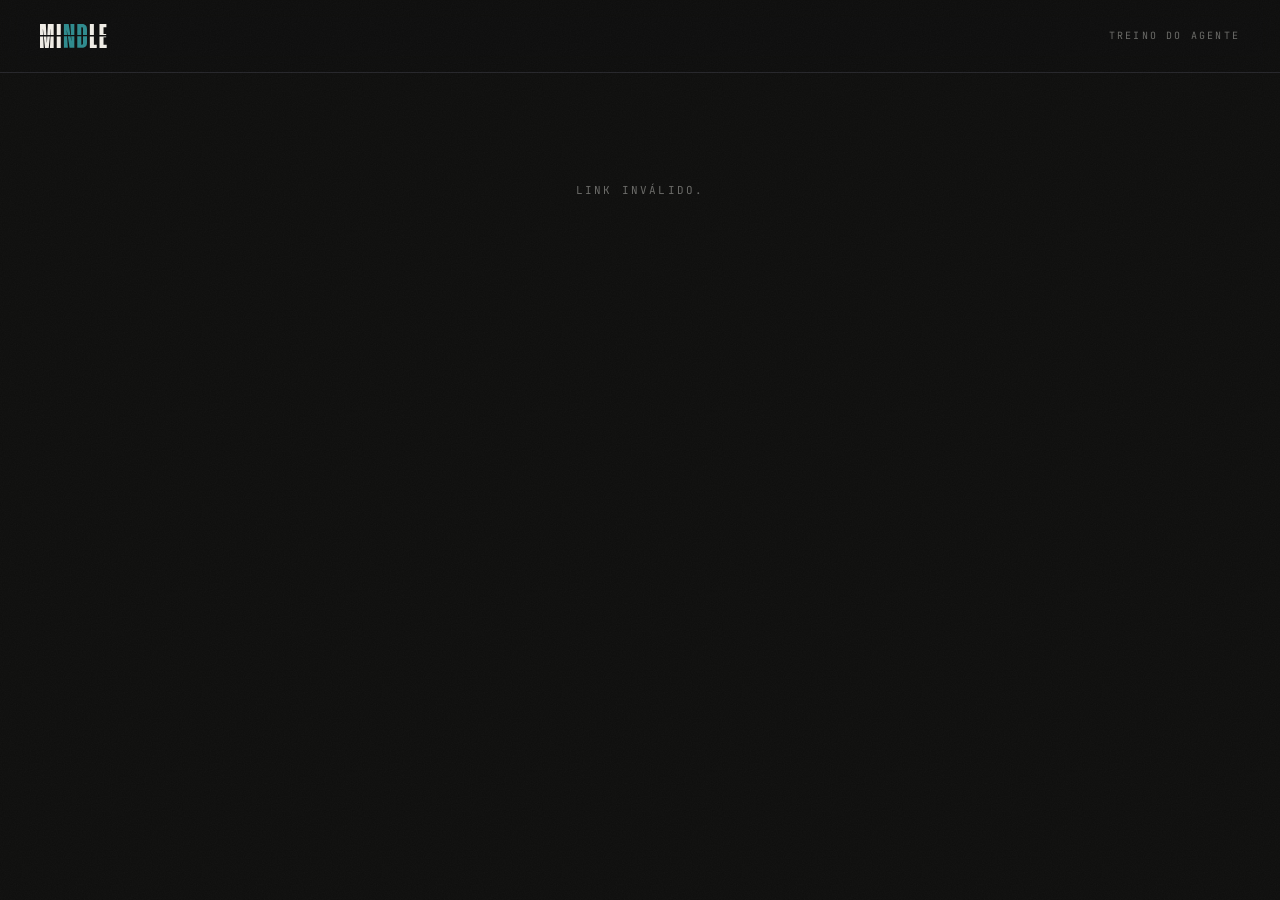
<file: treino.html>
<!DOCTYPE html>
<html lang="pt-BR">
<head>
  <meta charset="UTF-8">
  <meta name="viewport" content="width=device-width, initial-scale=1.0">
  <title>Treino do agente — Mindle</title>
  <meta name="description" content="FAQ e correções do agente de automação.">
  <meta name="robots" content="noindex, nofollow">
  <meta name="theme-color" content="#0F0F0E">

  <link rel="icon" type="image/svg+xml" href='data:image/svg+xml,<svg xmlns="http://www.w3.org/2000/svg" viewBox="0 0 64 64"><rect width="64" height="64" rx="9" fill="%230F0F0E"/><rect x="17" y="13" width="30" height="17" fill="%232E8B8E"/><rect x="17" y="34" width="30" height="18" fill="%232E8B8E"/></svg>'>

  <link rel="preconnect" href="https://fonts.googleapis.com">
  <link rel="preconnect" href="https://fonts.gstatic.com" crossorigin>
  <link href="https://fonts.googleapis.com/css2?family=JetBrains+Mono:wght@400;500&family=Lato:ital,wght@0,400;0,700;1,400&display=swap" rel="stylesheet">
  <link rel="preload" href="assets/fonts/MangoGrotesque-Medium.woff2" as="font" type="font/woff2" crossorigin>
  <link rel="preload" href="assets/fonts/MangoGrotesque-Bold.woff2" as="font" type="font/woff2" crossorigin>

  <link rel="stylesheet" href="css/styles.css">

  <style>
    .tr-header {
      display: flex; justify-content: space-between; align-items: center;
      padding: clamp(16px, 2.6vw, 24px) clamp(20px, 4vw, 40px);
      border-bottom: 1px solid var(--color-border-subtle);
      position: sticky; top: 0; z-index: 5;
      background: rgba(15,15,14,0.86); backdrop-filter: blur(10px);
    }
    .tr-header .brand-mark { height: 24px; width: auto; color: var(--color-respiro-base); }
    .tr-header-tag { font-family: var(--font-mono); font-size: 10px; letter-spacing: 0.22em; text-transform: uppercase; color: var(--color-muted-deep); }

    .tr-main { width: min(1100px, calc(100% - 40px)); margin: clamp(28px,5vw,48px) auto clamp(120px,14vw,160px); }
    .tr-intro { margin-bottom: clamp(2rem,4vw,3rem); }
    .tr-intro .h2 { max-width: 22ch; }
    .tr-lead { color: var(--color-muted); max-width: 60ch; margin-top: 10px; }

    .tr-section { margin-bottom: clamp(2.5rem,5vw,3.5rem); }
    .tr-sec-head { display: flex; align-items: baseline; gap: 12px; margin-bottom: 14px; }
    .tr-sec-title { font-family: var(--font-display); font-weight: 500; font-size: clamp(24px,3vw,32px); color: var(--color-respiro-base); }
    .tr-sec-title .tx { color: var(--color-accent); }
    .tr-sec-sub { color: var(--color-muted); font-size: var(--font-body-sm); max-width: 56ch; margin-bottom: 16px; }

    .tr-head, .tr-row {
      display: grid;
      grid-template-columns: 1.1fr 1.3fr 1fr 0.9fr 34px;
      gap: 10px;
    }
    .tr-head {
      font-family: var(--font-mono); font-size: 9.5px; letter-spacing: 0.18em;
      text-transform: uppercase; color: var(--color-muted-deep);
      padding: 0 12px 8px; align-items: end;
    }
    .tr-rows { display: grid; gap: 10px; }
    .tr-row {
      background: var(--color-surface-01); border: 1px solid var(--color-border-subtle);
      border-radius: var(--radius-md); padding: 12px; align-items: start;
    }
    .tr-row textarea {
      width: 100%; min-height: 62px; resize: vertical;
      background: transparent; border: none;
      border-bottom: 1px solid var(--color-border-default);
      color: var(--color-respiro-base); font-family: var(--font-body);
      font-size: var(--font-body-sm); line-height: 1.5; padding: 4px 2px;
    }
    .tr-row textarea::placeholder { color: var(--color-muted-deep); }
    .tr-row textarea:focus { outline: none; border-bottom-color: var(--color-accent); }
    .tr-del {
      align-self: center; width: 30px; height: 30px; border-radius: 50%;
      border: 1px solid var(--color-border-default); background: transparent;
      color: var(--color-muted); font-size: 16px; line-height: 1; cursor: pointer;
      transition: color .2s, border-color .2s;
    }
    .tr-del:hover { color: var(--color-error); border-color: var(--color-error); }

    .tr-add {
      margin-top: 12px; font-family: var(--font-mono); font-size: 11px;
      letter-spacing: 0.12em; text-transform: uppercase;
      color: var(--color-accent-light); background: transparent;
      border: 1px dashed var(--color-border-default); border-radius: var(--radius-sm);
      padding: 10px 16px; cursor: pointer; transition: border-color .2s, color .2s;
    }
    .tr-add:hover { border-color: var(--color-accent); color: var(--color-accent-bright); }

    .tr-bar {
      position: fixed; left: 0; right: 0; bottom: 0; z-index: 10;
      background: rgba(15,15,14,0.92); backdrop-filter: blur(10px);
      border-top: 1px solid var(--color-border-subtle);
      padding: 14px clamp(20px,4vw,40px);
      display: flex; align-items: center; justify-content: flex-end; gap: 16px;
    }
    .tr-copy-btn { border: 1px solid var(--color-border-default); color: var(--color-accent-light); }
    .tr-copy-btn:hover { border-color: var(--color-accent); color: var(--color-accent-bright); }
    .tr-status { font-family: var(--font-mono); font-size: 11px; letter-spacing: .1em; color: var(--color-muted); margin-right: auto; }
    .tr-status.is-error { color: var(--color-error); }
    .tr-loading { text-align: center; color: var(--color-muted-deep); font-family: var(--font-mono); font-size: 11px; letter-spacing: .2em; text-transform: uppercase; padding: 60px 0; }

    @media (max-width: 760px) {
      .tr-head { display: none; }
      .tr-row { grid-template-columns: 1fr; gap: 8px; }
      .tr-del { justify-self: end; }
    }
  </style>
</head>
<body>

  <div class="grain" aria-hidden="true"></div>

  <header class="tr-header">
    <a class="brand" href="index.html" aria-label="Mindle">
      <svg class="brand-mark" viewBox="0 0 540 194" fill="none" xmlns="http://www.w3.org/2000/svg" aria-hidden="true">
        <path d="M30.3271 193.266H0V100.266H25.6182L30.3271 193.266ZM70.5791 193.266H40.5273L30.7168 100.266H52.249L54.8643 148.878H56.2422L58.5869 100.266H80.1006L70.5791 193.266ZM110.556 193.266H80.2285L84.6572 100.266H110.556V193.266ZM167.776 193.266H135.243V100.266H167.776V193.266ZM51.6572 89.2656H29.5566L26.7422 62.584L24.2617 42.458L22.8828 42.7334L23.71 62.584L25.0605 89.2656H0V0.275391H46.8691L51.6572 89.2656ZM110.556 89.2656H85.1807L87.3965 42.7334L86.0186 42.458L81.2266 89.2656H59.1182L63.4111 0.275391H110.556V89.2656ZM167.776 89.2656H135.243V0.275391H167.776V89.2656Z" fill="currentColor"/>
        <path d="M435.569 167.074H458.729V193.266H403.037V100.531H435.569V167.074ZM535.214 106.972H513.434V167.074H539.349V193.266H480.9V100.531H535.214V106.972ZM435.569 89.5312H403.037V0H435.569V89.5312ZM536.867 26.1914H513.434V80.7803H535.214V89.5312H480.9V0H536.867V26.1914Z" fill="currentColor"/>
        <path d="M225.294 192.99H193.037V99.9902H219.349L225.294 192.99ZM277.677 192.99H238.803L224.821 99.9902H247.324L252.863 135.92L254.242 135.645L251.923 99.9902H277.677V192.99ZM379.899 151.084C379.899 165.42 376.223 175.988 368.871 182.789C361.519 189.59 351.686 192.99 339.371 192.99H301.324V99.9902H333.857V166.799H339.371C344.701 166.799 347.366 163.031 347.366 155.495V99.9902H379.899V151.084ZM245.629 88.9902H223.167L220.606 71.958L217.299 52.1074L215.92 52.3828L217.574 72.2334L218.646 88.9902H193.037V0H231.91L245.629 88.9902ZM277.677 88.9902H251.208L245.42 0H277.677V88.9902ZM339.371 0C351.502 5.37728e-06 361.244 3.40058 368.596 10.2012C376.131 16.818 379.899 27.2947 379.899 41.6309V88.9902H347.366V36.9443C347.366 29.5924 344.701 25.916 339.371 25.916H333.857V88.9902H301.324V0H339.371Z" fill="var(--color-accent)"/>
      </svg>
    </a>
    <span class="tr-header-tag" id="tr-tag">Treino do agente</span>
  </header>

  <main class="tr-main" id="tr-main">
    <div class="tr-loading" id="tr-loading">Carregando…</div>

    <div id="tr-body" hidden>
      <div class="tr-intro">
        <p class="eyebrow"><span class="eyebrow-index">·</span>Treino do agente</p>
        <h1 class="h2">O que ele responde, e o que <span class="tx">não pode dizer.</span></h1>
        <p class="lead tr-lead">Preencha as perguntas mais comuns do dia a dia e como o agente deve responder. Quando notar que ele errou algo, registre em "Correções". Quanto mais real, melhor ele fica.</p>
      </div>

      <!-- FAQ -->
      <section class="tr-section">
        <div class="tr-sec-head">
          <span class="tr-sec-title">FAQ — <span class="tx">o dia a dia</span></span>
        </div>
        <p class="tr-sec-sub">As perguntas que seus clientes mais fazem, com a resposta certa.</p>
        <div class="tr-head" aria-hidden="true">
          <span>Pergunta</span><span>Resposta</span><span>O que NÃO responder</span><span>Observação</span><span></span>
        </div>
        <div class="tr-rows" id="rows-faq"></div>
        <button type="button" class="tr-add" data-add="faq">+ Adicionar pergunta</button>
      </section>

      <!-- Correções -->
      <section class="tr-section">
        <div class="tr-sec-head">
          <span class="tr-sec-title">Correções — <span class="tx">o que ele errou</span></span>
        </div>
        <p class="tr-sec-sub">Viu o agente responder algo errado? Registre aqui a pergunta, a resposta certa e o que ele não deve dizer.</p>
        <div class="tr-head" aria-hidden="true">
          <span>Pergunta</span><span>Resposta certa</span><span>O que NÃO responder</span><span>Observação</span><span></span>
        </div>
        <div class="tr-rows" id="rows-correcao"></div>
        <button type="button" class="tr-add" data-add="correcao">+ Adicionar correção</button>
      </section>
    </div>
  </main>

  <div class="tr-bar" id="tr-bar" hidden>
    <span class="tr-status" id="tr-status"></span>
    <button class="btn tr-copy-btn" id="tr-copiar" type="button" data-hover>Copiar p/ Claude</button>
    <button class="btn btn-primary" id="tr-salvar" type="button" data-hover>Salvar</button>
  </div>

  <template id="tpl-row">
    <div class="tr-row">
      <textarea data-f="pergunta" placeholder="Pergunta"></textarea>
      <textarea data-f="resposta" placeholder="Resposta"></textarea>
      <textarea data-f="nao_responder" placeholder="O que NÃO responder"></textarea>
      <textarea data-f="observacao" placeholder="Observação"></textarea>
      <button type="button" class="tr-del" aria-label="Remover linha">&times;</button>
    </div>
  </template>

  <script src="config.js"></script>
  <script src="js/vendor/supabase.min.js"></script>
  <script>
    (function () {
      const cfg = window.MINDLE_SUPABASE || {};
      const sb = window.supabase.createClient(cfg.url, cfg.anonKey);
      const id = new URLSearchParams(location.search).get('a');
      const tpl = document.getElementById('tpl-row');
      let cliente = '';

      function addRow(tipo, data) {
        const node = tpl.content.firstElementChild.cloneNode(true);
        if (data) node.querySelectorAll('textarea').forEach((t) => { t.value = data[t.dataset.f] || ''; });
        node.querySelector('.tr-del').addEventListener('click', () => node.remove());
        document.getElementById('rows-' + tipo).appendChild(node);
      }
      function coletar(tipo) {
        return [...document.querySelectorAll('#rows-' + tipo + ' .tr-row')].map((row) => {
          const o = { tipo };
          row.querySelectorAll('textarea').forEach((t) => { o[t.dataset.f] = t.value.trim(); });
          return o;
        }).filter((o) => o.pergunta || o.resposta || o.nao_responder || o.observacao);
      }

      if (!id) { document.getElementById('tr-loading').textContent = 'Link inválido.'; return; }

      sb.rpc('treino_listar', { p_id: id }).then(({ data, error }) => {
        if (error || !data || data.erro) {
          document.getElementById('tr-loading').textContent = 'Não foi possível carregar. Confira o link.';
          return;
        }
        cliente = data.cliente || '';
        document.getElementById('tr-tag').textContent = 'Treino · ' + cliente;
        const itens = data.itens || [];
        itens.filter((i) => i.tipo === 'faq').forEach((i) => addRow('faq', i));
        itens.filter((i) => i.tipo === 'correcao').forEach((i) => addRow('correcao', i));
        // sempre deixa ao menos 1 linha em branco em cada seção
        if (!document.querySelector('#rows-faq .tr-row')) addRow('faq');
        if (!document.querySelector('#rows-correcao .tr-row')) addRow('correcao');
        document.getElementById('tr-loading').hidden = true;
        document.getElementById('tr-body').hidden = false;
        document.getElementById('tr-bar').hidden = false;
      });

      document.querySelectorAll('.tr-add').forEach((b) => b.addEventListener('click', () => addRow(b.dataset.add)));

      document.getElementById('tr-salvar').addEventListener('click', async function () {
        const btn = this, status = document.getElementById('tr-status');
        const itens = [...coletar('faq'), ...coletar('correcao')];
        btn.disabled = true; btn.textContent = 'Salvando…'; status.classList.remove('is-error'); status.textContent = '';
        const { data, error } = await sb.rpc('treino_salvar', { p_id: id, p_itens: itens });
        btn.disabled = false; btn.textContent = 'Salvar';
        if (error || (data && data.erro)) { status.textContent = 'Erro ao salvar. Tente de novo.'; status.classList.add('is-error'); return; }
        status.textContent = 'Salvo ✓ ' + ((data && data.total) || 0) + ' item(ns)';
      });

      // ── Exportar em Markdown pro Claude ──
      function exportarClaude() {
        const L = [];
        L.push('# Treino do agente de atendimento — ' + (cliente || ''));
        L.push('');
        L.push('Contexto: estou configurando um agente de atendimento no WhatsApp para este negócio. Abaixo estão as perguntas frequentes (com a resposta desejada e o que ele NÃO deve dizer) e as correções (respostas que o agente errou e como deveria responder). Use isto para escrever ou ajustar o comportamento do agente.');
        const bloco = (titulo, itens, labelResp) => {
          L.push(''); L.push('## ' + titulo);
          if (!itens.length) { L.push(''); L.push('_(nenhum item)_'); return; }
          itens.forEach((it, n) => {
            L.push('');
            L.push('### ' + (n + 1) + '. ' + (it.pergunta || '(sem pergunta)'));
            if (it.resposta) L.push('- ' + labelResp + ': ' + it.resposta);
            if (it.nao_responder) L.push('- NÃO responder: ' + it.nao_responder);
            if (it.observacao) L.push('- Observação: ' + it.observacao);
          });
        };
        bloco('FAQ — perguntas do dia a dia', coletar('faq'), 'Resposta');
        bloco('Correções — o que o agente errou', coletar('correcao'), 'Resposta certa');
        return L.join('\n');
      }

      document.getElementById('tr-copiar').addEventListener('click', async function () {
        const txt = exportarClaude();
        const ok = () => { this.textContent = 'Copiado ✓'; setTimeout(() => { this.textContent = 'Copiar p/ Claude'; }, 1800); };
        try {
          await navigator.clipboard.writeText(txt);
          ok();
        } catch (e) {
          // fallback: seleciona num textarea temporário
          const ta = document.createElement('textarea');
          ta.value = txt; ta.style.position = 'fixed'; ta.style.opacity = '0';
          document.body.appendChild(ta); ta.select();
          try { document.execCommand('copy'); ok(); } catch (_) {}
          ta.remove();
        }
      });
    })();
  </script>
</body>
</html>
</file>
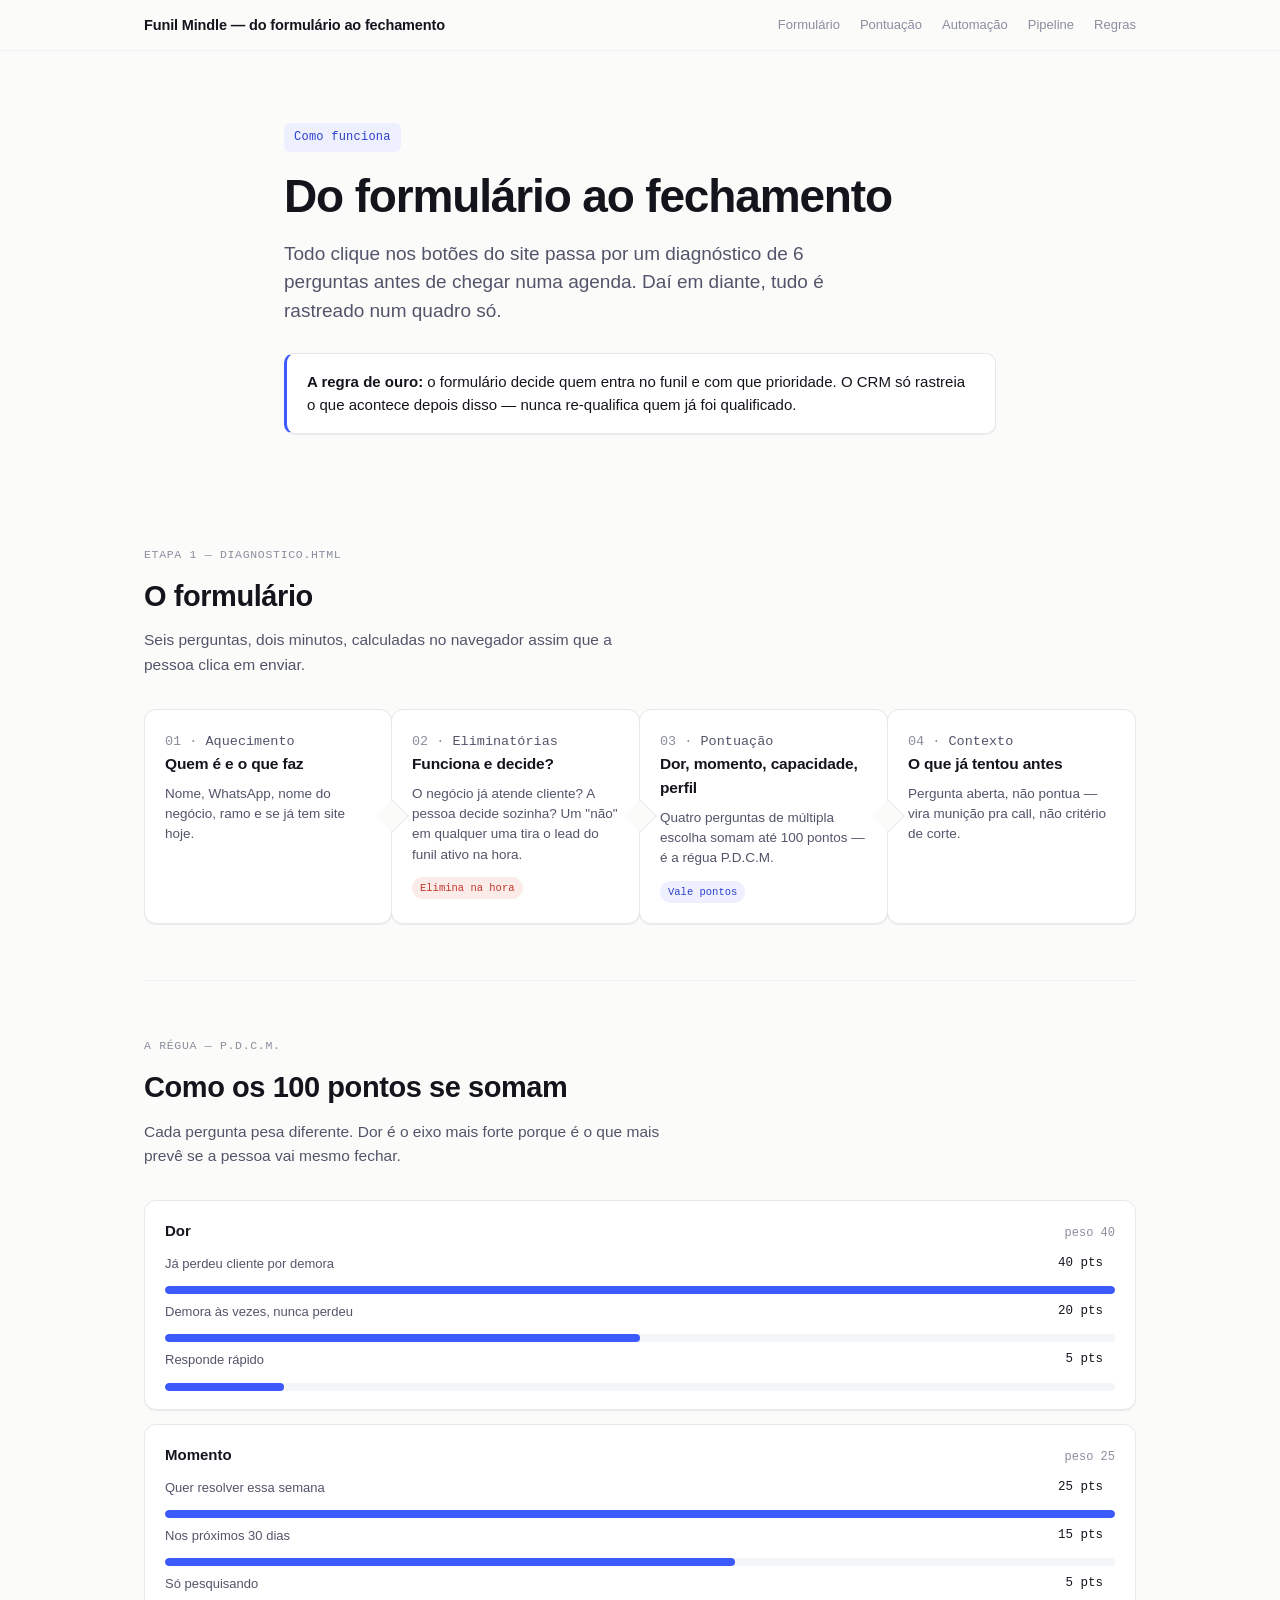
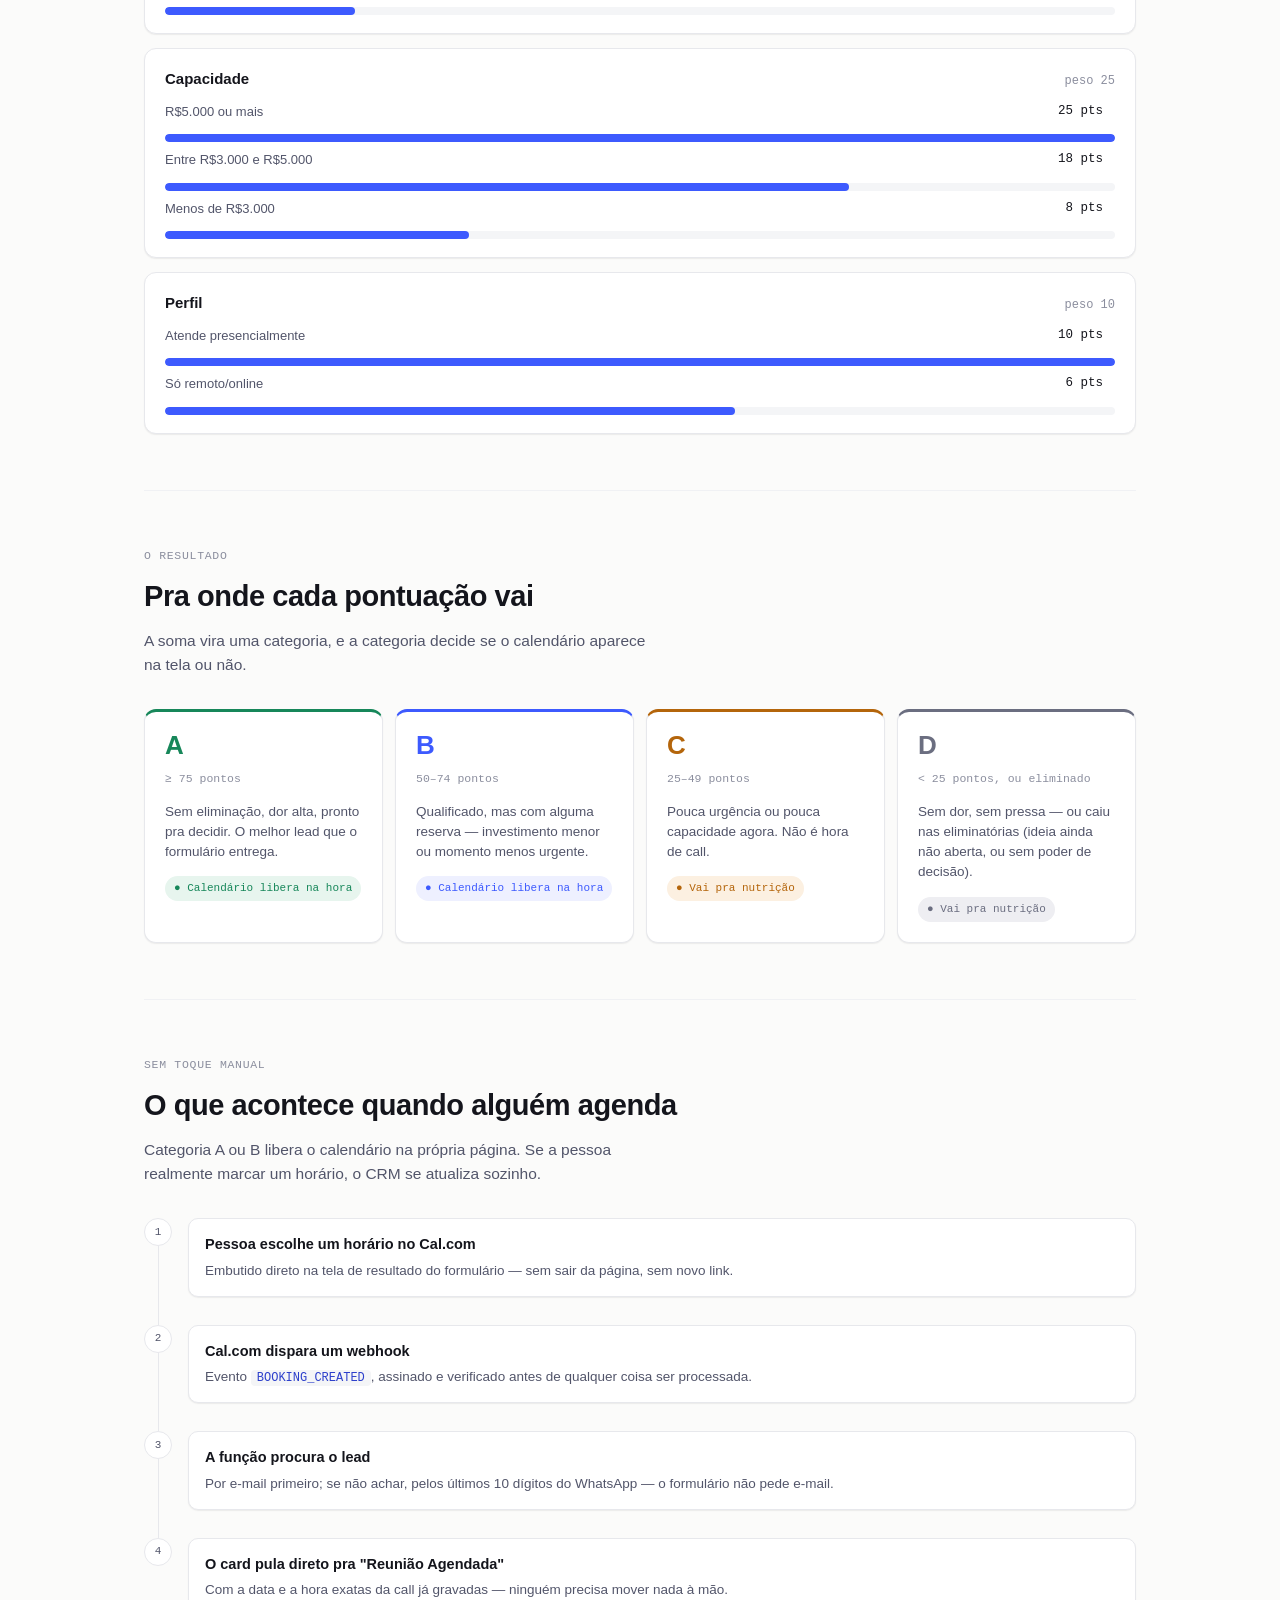
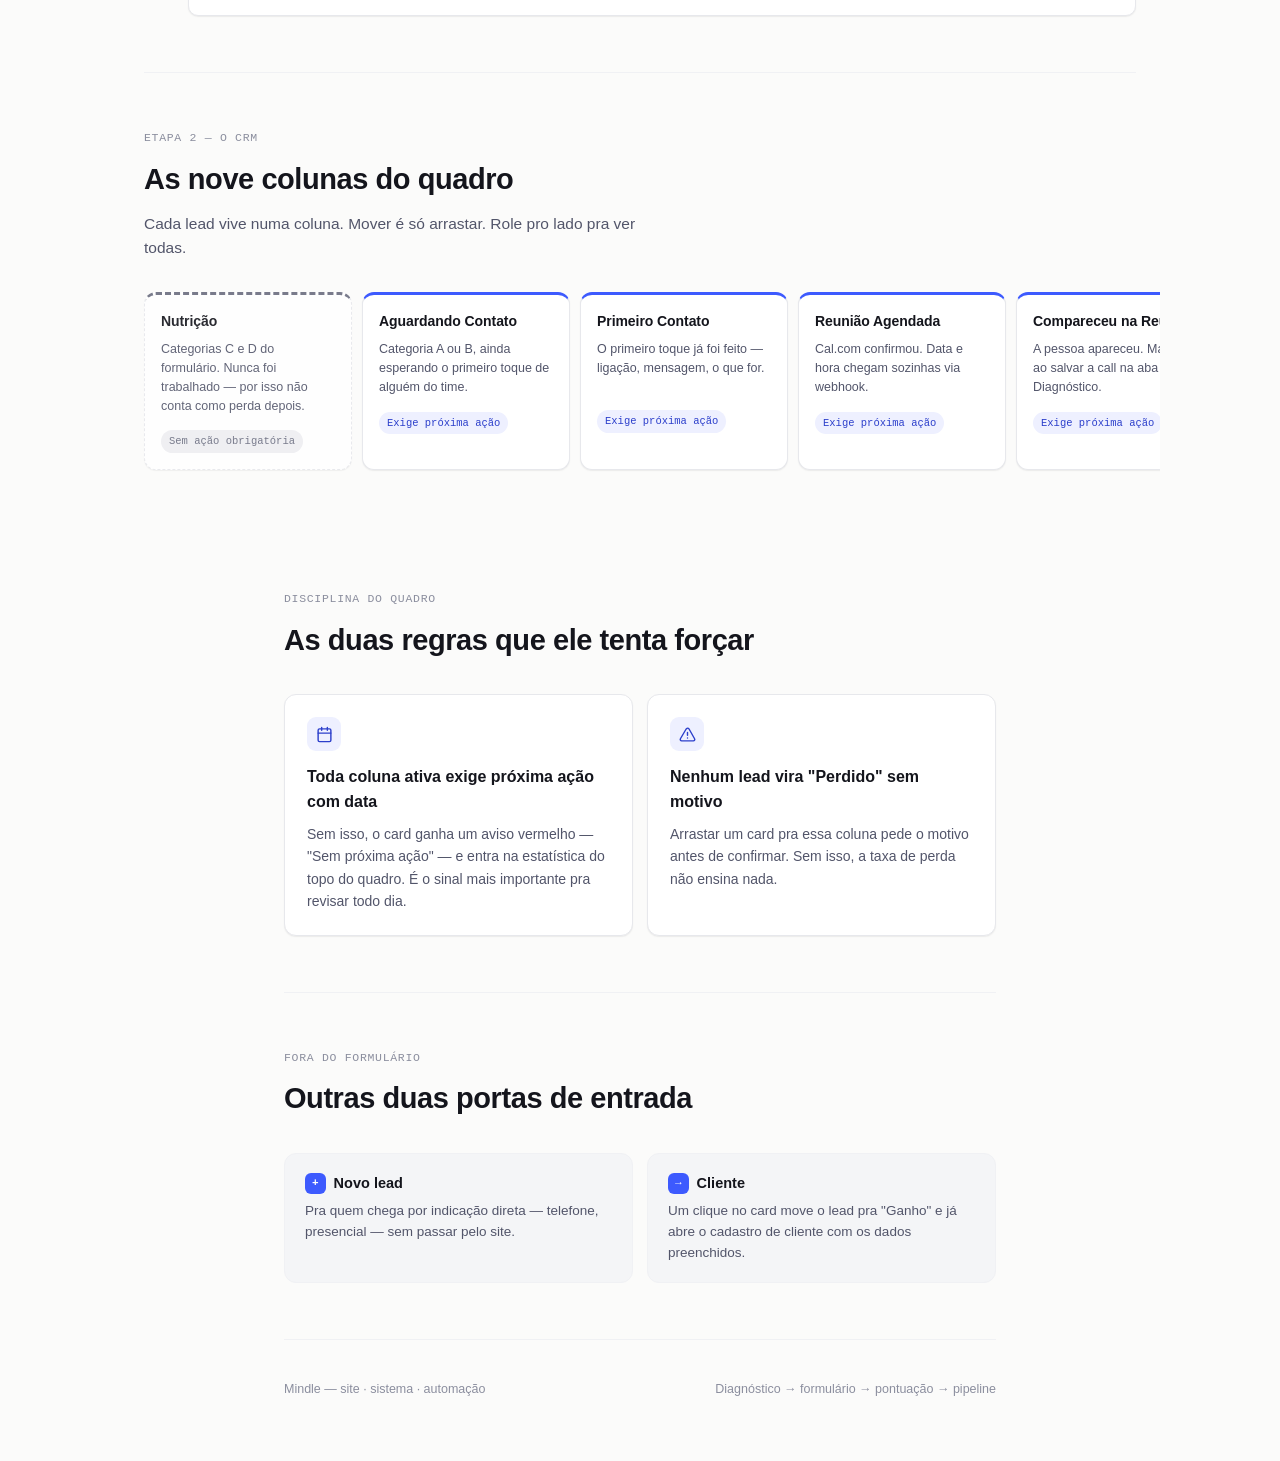
<file: tutorial.html>
<!DOCTYPE html>
<html lang="pt-BR">
<head>
<meta charset="UTF-8">
<meta name="viewport" content="width=device-width, initial-scale=1.0">
<title>Do formulário ao fechamento — como o funil da Mindle funciona</title>
<meta name="description" content="Como o diagnóstico de 6 perguntas qualifica o lead e alimenta o pipeline de vendas em kanban da Mindle.">
<meta name="robots" content="noindex, nofollow">
<meta name="theme-color" content="#FBFBFA">
<link rel="icon" type="image/svg+xml" href='data:image/svg+xml,<svg xmlns="http://www.w3.org/2000/svg" viewBox="0 0 64 64"><rect width="64" height="64" rx="9" fill="%233D5AFE"/><path d="M18 32h10M28 32l-4-4M28 32l-4 4M36 32h10" stroke="white" stroke-width="3" stroke-linecap="round" stroke-linejoin="round" fill="none"/></svg>'>
<style>
  :root {
    --bg: #FBFBFA;
    --surface: #FFFFFF;
    --surface-2: #F4F5F7;
    --border: #E7E8EC;
    --border-soft: #F0F1F4;
    --ink: #14151C;
    --ink-soft: #52556A;
    --muted: #8B8E9E;
    --accent: #3D5AFE;
    --accent-soft: #EEF0FF;
    --accent-ink: #2C3FCB;

    --good: #17875A;
    --good-soft: #E7F5EE;
    --warn: #B4650B;
    --warn-soft: #FCF0E1;
    --bad: #C0362C;
    --bad-soft: #FBECE9;
    --neutral: #6B6E80;
    --neutral-soft: #EEEEF2;

    --font-display: -apple-system, BlinkMacSystemFont, "SF Pro Display", "Segoe UI", "Helvetica Neue", Arial, sans-serif;
    --font-body: -apple-system, BlinkMacSystemFont, "SF Pro Text", "Segoe UI", "Helvetica Neue", Arial, sans-serif;
    --font-mono: ui-monospace, "SF Mono", "Cascadia Code", "Roboto Mono", Menlo, Consolas, monospace;

    --shadow-sm: 0 1px 2px rgba(20, 21, 28, 0.04), 0 1px 1px rgba(20, 21, 28, 0.03);
    --shadow-md: 0 4px 16px rgba(20, 21, 28, 0.06), 0 1px 3px rgba(20, 21, 28, 0.04);
  }

  @media (prefers-color-scheme: dark) {
    :root {
      --bg: #0B0C10;
      --surface: #141519;
      --surface-2: #1B1D23;
      --border: #26282F;
      --border-soft: #1F2026;
      --ink: #F1F1F4;
      --ink-soft: #B7B9C6;
      --muted: #797C8C;
      --accent: #7C8CFF;
      --accent-soft: #1B1F3D;
      --accent-ink: #A9B3FF;

      --good: #3FCB8E;
      --good-soft: #12291F;
      --warn: #E2A23B;
      --warn-soft: #2E2313;
      --bad: #E5695E;
      --bad-soft: #301917;
      --neutral: #9497A6;
      --neutral-soft: #1E1F26;

      --shadow-sm: 0 1px 2px rgba(0, 0, 0, 0.3);
      --shadow-md: 0 8px 24px rgba(0, 0, 0, 0.4);
    }
  }
  :root[data-theme="dark"] {
    --bg: #0B0C10; --surface: #141519; --surface-2: #1B1D23;
    --border: #26282F; --border-soft: #1F2026;
    --ink: #F1F1F4; --ink-soft: #B7B9C6; --muted: #797C8C;
    --accent: #7C8CFF; --accent-soft: #1B1F3D; --accent-ink: #A9B3FF;
    --good: #3FCB8E; --good-soft: #12291F;
    --warn: #E2A23B; --warn-soft: #2E2313;
    --bad: #E5695E; --bad-soft: #301917;
    --neutral: #9497A6; --neutral-soft: #1E1F26;
    --shadow-sm: 0 1px 2px rgba(0, 0, 0, 0.3);
    --shadow-md: 0 8px 24px rgba(0, 0, 0, 0.4);
  }
  :root[data-theme="light"] {
    --bg: #FBFBFA; --surface: #FFFFFF; --surface-2: #F4F5F7;
    --border: #E7E8EC; --border-soft: #F0F1F4;
    --ink: #14151C; --ink-soft: #52556A; --muted: #8B8E9E;
    --accent: #3D5AFE; --accent-soft: #EEF0FF; --accent-ink: #2C3FCB;
    --good: #17875A; --good-soft: #E7F5EE;
    --warn: #B4650B; --warn-soft: #FCF0E1;
    --bad: #C0362C; --bad-soft: #FBECE9;
    --neutral: #6B6E80; --neutral-soft: #EEEEF2;
    --shadow-sm: 0 1px 2px rgba(20, 21, 28, 0.04), 0 1px 1px rgba(20, 21, 28, 0.03);
    --shadow-md: 0 4px 16px rgba(20, 21, 28, 0.06), 0 1px 3px rgba(20, 21, 28, 0.04);
  }

  * { box-sizing: border-box; }
  html, body { margin: 0; padding: 0; background: var(--bg); }

  .page {
    background: var(--bg);
    color: var(--ink);
    font-family: var(--font-body);
    font-size: 16px;
    line-height: 1.55;
    -webkit-font-smoothing: antialiased;
    min-height: 100svh;
  }

  .wrap { max-width: 760px; margin: 0 auto; padding: 0 24px; }
  .wrap-wide { max-width: 1040px; margin: 0 auto; padding: 0 24px; }

  a { color: var(--accent-ink); }
  :focus-visible { outline: 2px solid var(--accent); outline-offset: 2px; }

  /* ── Top bar ─────────────────────────────────────── */
  .topbar {
    position: sticky; top: 0; z-index: 20;
    background: color-mix(in srgb, var(--bg) 86%, transparent);
    backdrop-filter: blur(10px); -webkit-backdrop-filter: blur(10px);
    border-bottom: 1px solid var(--border-soft);
  }
  .topbar-inner {
    max-width: 1040px; margin: 0 auto; padding: 14px 24px;
    display: flex; align-items: center; justify-content: space-between; gap: 16px;
  }
  .topbar-title {
    font-family: var(--font-display); font-weight: 600; font-size: 14.5px;
    color: var(--ink); letter-spacing: -0.01em;
  }
  .topbar-nav { display: flex; gap: 20px; }
  .topbar-nav a {
    font-size: 13px; color: var(--muted); text-decoration: none; font-weight: 500;
  }
  .topbar-nav a:hover { color: var(--ink); }
  @media (max-width: 720px) { .topbar-nav { display: none; } }

  /* ── Hero ────────────────────────────────────────── */
  .hero { padding: 72px 0 56px; }
  .eyebrow {
    display: inline-flex; align-items: center; gap: 8px;
    font-family: var(--font-mono); font-size: 12px; font-weight: 500;
    letter-spacing: 0.02em; color: var(--accent-ink);
    background: var(--accent-soft); border-radius: 6px;
    padding: 5px 10px; margin-bottom: 20px;
  }
  h1 {
    font-family: var(--font-display); font-weight: 650;
    font-size: clamp(34px, 5vw, 46px); line-height: 1.08;
    letter-spacing: -0.025em; margin: 0 0 18px;
    text-wrap: balance;
  }
  .hero-lead {
    font-size: 19px; line-height: 1.5; color: var(--ink-soft);
    max-width: 56ch; margin: 0;
  }
  .hero-thesis {
    margin-top: 28px; padding: 16px 20px;
    background: var(--surface); border: 1px solid var(--border);
    border-left: 3px solid var(--accent);
    border-radius: 10px;
    font-size: 15px; color: var(--ink);
    box-shadow: var(--shadow-sm);
  }
  .hero-thesis strong { font-weight: 650; }

  /* ── Section shell ───────────────────────────────── */
  section { padding: 56px 0; border-top: 1px solid var(--border-soft); }
  section:first-of-type { border-top: none; }
  .section-head { max-width: 640px; margin-bottom: 32px; }
  .section-kicker {
    font-family: var(--font-mono); font-size: 11.5px; font-weight: 500;
    letter-spacing: 0.06em; text-transform: uppercase; color: var(--muted);
    margin: 0 0 10px;
  }
  h2 {
    font-family: var(--font-display); font-weight: 640;
    font-size: clamp(24px, 3vw, 29px); letter-spacing: -0.015em;
    margin: 0 0 10px; text-wrap: balance;
  }
  .section-desc { font-size: 15.5px; color: var(--ink-soft); margin: 0; max-width: 60ch; }

  /* ── Step flow (formulário) ──────────────────────── */
  .flow {
    display: grid; grid-template-columns: repeat(4, 1fr); gap: 0;
    counter-reset: step;
  }
  .flow-step {
    position: relative; padding: 22px 20px 20px;
    background: var(--surface); border: 1px solid var(--border);
    border-radius: 12px; box-shadow: var(--shadow-sm);
  }
  .flow-step + .flow-step { margin-left: -1px; }
  .flow > .flow-step:not(:last-child)::after {
    content: ""; position: absolute; top: 50%; right: -13px; z-index: 2;
    width: 22px; height: 22px; transform: translateY(-50%) rotate(45deg);
    background: var(--bg); border-top: 1px solid var(--border); border-right: 1px solid var(--border);
  }
  .flow-num {
    counter-increment: step; font-family: var(--font-mono); font-size: 12px;
    color: var(--muted); margin-bottom: 10px;
  }
  .flow-num::before { content: counter(step, decimal-leading-zero) " · "; color: var(--muted); }
  .flow-step h3 {
    font-family: var(--font-display); font-weight: 620; font-size: 15.5px;
    margin: 0 0 8px; letter-spacing: -0.01em;
  }
  .flow-step p { font-size: 13.5px; color: var(--ink-soft); margin: 0; line-height: 1.5; }
  .flow-step .tag {
    display: inline-block; margin-top: 12px;
    font-family: var(--font-mono); font-size: 10.5px; font-weight: 500;
    padding: 3px 8px; border-radius: 999px;
  }
  .tag--elim { background: var(--bad-soft); color: var(--bad); }
  .tag--score { background: var(--accent-soft); color: var(--accent-ink); }

  @media (max-width: 860px) {
    .flow { grid-template-columns: 1fr 1fr; gap: 10px; }
    .flow-step { margin-left: 0 !important; }
    .flow > .flow-step::after { display: none; }
  }
  @media (max-width: 520px) { .flow { grid-template-columns: 1fr; } }

  /* ── Scoring bars ────────────────────────────────── */
  .score-grid { display: grid; gap: 14px; }
  .score-row {
    background: var(--surface); border: 1px solid var(--border);
    border-radius: 12px; padding: 18px 20px; box-shadow: var(--shadow-sm);
  }
  .score-row-head {
    display: flex; align-items: baseline; justify-content: space-between;
    margin-bottom: 12px; gap: 12px;
  }
  .score-row-head h4 {
    font-family: var(--font-display); font-weight: 620; font-size: 15px; margin: 0;
  }
  .score-weight {
    font-family: var(--font-mono); font-size: 12px; color: var(--muted);
    font-variant-numeric: tabular-nums;
  }
  .score-bars { display: flex; flex-direction: column; gap: 8px; }
  .score-bar-item { display: grid; grid-template-columns: 1fr auto; align-items: center; gap: 12px; }
  .score-bar-track {
    grid-column: 1 / -1; height: 8px; background: var(--surface-2);
    border-radius: 999px; overflow: hidden; position: relative;
  }
  .score-bar-fill { height: 100%; border-radius: 999px; background: var(--accent); }
  .score-bar-label {
    display: flex; justify-content: space-between; gap: 12px;
    font-size: 13px; color: var(--ink-soft);
  }
  .score-bar-pts {
    font-family: var(--font-mono); font-size: 12.5px; color: var(--ink);
    font-weight: 500; font-variant-numeric: tabular-nums; white-space: nowrap;
  }

  /* ── Category routing ────────────────────────────── */
  .cat-grid { display: grid; grid-template-columns: repeat(4, 1fr); gap: 12px; }
  .cat-card {
    background: var(--surface); border: 1px solid var(--border);
    border-radius: 12px; padding: 20px; box-shadow: var(--shadow-sm);
    border-top: 3px solid var(--cat-color);
  }
  .cat-letter {
    font-family: var(--font-display); font-weight: 700; font-size: 26px;
    color: var(--cat-color); line-height: 1; margin-bottom: 4px;
  }
  .cat-range {
    font-family: var(--font-mono); font-size: 11.5px; color: var(--muted);
    margin-bottom: 14px;
  }
  .cat-dest {
    font-size: 13.5px; color: var(--ink-soft); line-height: 1.5; margin: 0 0 12px;
  }
  .cat-pill {
    display: inline-flex; align-items: center; gap: 6px;
    font-family: var(--font-mono); font-size: 11px; font-weight: 500;
    padding: 4px 9px; border-radius: 999px;
    background: var(--cat-soft); color: var(--cat-color);
  }
  @media (max-width: 760px) { .cat-grid { grid-template-columns: 1fr 1fr; } }
  @media (max-width: 480px) { .cat-grid { grid-template-columns: 1fr; } }

  /* ── Automation chain ────────────────────────────── */
  .chain { display: flex; flex-direction: column; }
  .chain-item {
    display: grid; grid-template-columns: 28px 1fr; gap: 16px;
    position: relative; padding-bottom: 28px;
  }
  .chain-item:last-child { padding-bottom: 0; }
  .chain-dot {
    width: 28px; height: 28px; border-radius: 50%;
    background: var(--surface); border: 1.5px solid var(--border);
    display: flex; align-items: center; justify-content: center;
    font-family: var(--font-mono); font-size: 11px; color: var(--ink-soft);
    z-index: 1; font-variant-numeric: tabular-nums;
  }
  .chain-item::before {
    content: ""; position: absolute; left: 13.5px; top: 28px; bottom: 0;
    width: 1px; background: var(--border);
  }
  .chain-item:last-child::before { display: none; }
  .chain-body {
    background: var(--surface); border: 1px solid var(--border);
    border-radius: 10px; padding: 14px 16px; box-shadow: var(--shadow-sm);
  }
  .chain-body h4 {
    font-family: var(--font-display); font-weight: 620; font-size: 14.5px; margin: 0 0 5px;
  }
  .chain-body p { font-size: 13.5px; color: var(--ink-soft); margin: 0; line-height: 1.55; }
  .chain-body code {
    font-family: var(--font-mono); font-size: 12px;
    background: var(--surface-2); border-radius: 4px; padding: 1px 6px;
    color: var(--accent-ink);
  }

  /* ── Pipeline strip ──────────────────────────────── */
  .pipeline-scroll { overflow-x: auto; margin: 0 -24px; padding: 0 24px 8px; }
  .pipeline { display: flex; gap: 10px; width: max-content; }
  .pipe-card {
    width: 208px; flex: none;
    background: var(--surface); border: 1px solid var(--border);
    border-radius: 12px; padding: 16px; box-shadow: var(--shadow-sm);
    border-top: 3px solid var(--pipe-color, var(--border));
  }
  .pipe-card.is-dashed { border-style: dashed; opacity: 0.9; }
  .pipe-name {
    font-family: var(--font-display); font-weight: 620; font-size: 14px;
    margin: 0 0 8px; letter-spacing: -0.005em;
  }
  .pipe-desc { font-size: 12.5px; color: var(--ink-soft); line-height: 1.5; margin: 0 0 12px; min-height: 55px; }
  .pipe-flag {
    display: inline-flex; align-items: center; gap: 5px;
    font-family: var(--font-mono); font-size: 10.5px; font-weight: 500;
    padding: 3px 8px; border-radius: 999px;
  }
  .pipe-flag--on { background: var(--accent-soft); color: var(--accent-ink); }
  .pipe-flag--off { background: var(--neutral-soft); color: var(--neutral); }

  /* ── Rules callouts ──────────────────────────────── */
  .rules-grid { display: grid; grid-template-columns: 1fr 1fr; gap: 14px; }
  .rule-card {
    background: var(--surface); border: 1px solid var(--border);
    border-radius: 12px; padding: 22px; box-shadow: var(--shadow-sm);
  }
  .rule-icon {
    width: 34px; height: 34px; border-radius: 9px;
    background: var(--accent-soft); color: var(--accent-ink);
    display: flex; align-items: center; justify-content: center;
    margin-bottom: 14px;
  }
  .rule-card h4 {
    font-family: var(--font-display); font-weight: 620; font-size: 16px; margin: 0 0 8px;
  }
  .rule-card p { font-size: 14px; color: var(--ink-soft); line-height: 1.6; margin: 0; }
  @media (max-width: 640px) { .rules-grid { grid-template-columns: 1fr; } }

  /* ── Entry points (footer section) ───────────────── */
  .entry-grid { display: grid; grid-template-columns: 1fr 1fr; gap: 14px; }
  .entry-card {
    background: var(--surface-2); border: 1px solid var(--border-soft);
    border-radius: 12px; padding: 18px 20px;
  }
  .entry-card h4 {
    font-family: var(--font-display); font-weight: 620; font-size: 14.5px; margin: 0 0 6px;
    display: flex; align-items: center; gap: 8px;
  }
  .entry-card p { font-size: 13.5px; color: var(--ink-soft); margin: 0; line-height: 1.55; }
  .entry-badge {
    font-family: var(--font-mono); font-size: 11px; font-weight: 600;
    background: var(--accent); color: #fff; border-radius: 6px; padding: 2px 7px;
  }
  @media (max-width: 640px) { .entry-grid { grid-template-columns: 1fr; } }

  footer.page-foot {
    padding: 40px 0 64px; border-top: 1px solid var(--border-soft);
    display: flex; align-items: center; justify-content: space-between; gap: 16px; flex-wrap: wrap;
  }
  .page-foot p { font-size: 12.5px; color: var(--muted); margin: 0; }
</style>
</head>
<body>
<div class="page">

  <div class="topbar">
    <div class="topbar-inner">
      <span class="topbar-title">Funil Mindle — do formulário ao fechamento</span>
      <nav class="topbar-nav">
        <a href="#formulario">Formulário</a>
        <a href="#pontuacao">Pontuação</a>
        <a href="#automacao">Automação</a>
        <a href="#pipeline">Pipeline</a>
        <a href="#regras">Regras</a>
      </nav>
    </div>
  </div>

  <div class="wrap">
    <header class="hero">
      <span class="eyebrow">Como funciona</span>
      <h1>Do formulário ao fechamento</h1>
      <p class="hero-lead">Todo clique nos botões do site passa por um diagnóstico de 6 perguntas antes de chegar numa agenda. Daí em diante, tudo é rastreado num quadro só.</p>
      <div class="hero-thesis">
        <strong>A regra de ouro:</strong> o formulário decide quem entra no funil e com que prioridade. O CRM só rastreia o que acontece depois disso — nunca re-qualifica quem já foi qualificado.
      </div>
    </header>
  </div>

  <div class="wrap-wide">

    <section id="formulario">
      <div class="section-head">
        <p class="section-kicker">Etapa 1 — diagnostico.html</p>
        <h2>O formulário</h2>
        <p class="section-desc">Seis perguntas, dois minutos, calculadas no navegador assim que a pessoa clica em enviar.</p>
      </div>
      <div class="flow">
        <div class="flow-step">
          <p class="flow-num">Aquecimento</p>
          <h3>Quem é e o que faz</h3>
          <p>Nome, WhatsApp, nome do negócio, ramo e se já tem site hoje.</p>
        </div>
        <div class="flow-step">
          <p class="flow-num">Eliminatórias</p>
          <h3>Funciona e decide?</h3>
          <p>O negócio já atende cliente? A pessoa decide sozinha? Um "não" em qualquer uma tira o lead do funil ativo na hora.</p>
          <span class="tag tag--elim">Elimina na hora</span>
        </div>
        <div class="flow-step">
          <p class="flow-num">Pontuação</p>
          <h3>Dor, momento, capacidade, perfil</h3>
          <p>Quatro perguntas de múltipla escolha somam até 100 pontos — é a régua P.D.C.M.</p>
          <span class="tag tag--score">Vale pontos</span>
        </div>
        <div class="flow-step">
          <p class="flow-num">Contexto</p>
          <h3>O que já tentou antes</h3>
          <p>Pergunta aberta, não pontua — vira munição pra call, não critério de corte.</p>
        </div>
      </div>
    </section>

    <section id="pontuacao">
      <div class="section-head">
        <p class="section-kicker">A régua — P.D.C.M.</p>
        <h2>Como os 100 pontos se somam</h2>
        <p class="section-desc">Cada pergunta pesa diferente. Dor é o eixo mais forte porque é o que mais prevê se a pessoa vai mesmo fechar.</p>
      </div>
      <div class="score-grid">

        <div class="score-row">
          <div class="score-row-head">
            <h4>Dor</h4>
            <span class="score-weight">peso 40</span>
          </div>
          <div class="score-bars">
            <div class="score-bar-item">
              <div class="score-bar-label"><span>Já perdeu cliente por demora</span><span class="score-bar-pts">40 pts</span></div>
              <div class="score-bar-track"><div class="score-bar-fill" style="width:100%"></div></div>
            </div>
            <div class="score-bar-item">
              <div class="score-bar-label"><span>Demora às vezes, nunca perdeu</span><span class="score-bar-pts">20 pts</span></div>
              <div class="score-bar-track"><div class="score-bar-fill" style="width:50%"></div></div>
            </div>
            <div class="score-bar-item">
              <div class="score-bar-label"><span>Responde rápido</span><span class="score-bar-pts">5 pts</span></div>
              <div class="score-bar-track"><div class="score-bar-fill" style="width:12.5%"></div></div>
            </div>
          </div>
        </div>

        <div class="score-row">
          <div class="score-row-head">
            <h4>Momento</h4>
            <span class="score-weight">peso 25</span>
          </div>
          <div class="score-bars">
            <div class="score-bar-item">
              <div class="score-bar-label"><span>Quer resolver essa semana</span><span class="score-bar-pts">25 pts</span></div>
              <div class="score-bar-track"><div class="score-bar-fill" style="width:100%"></div></div>
            </div>
            <div class="score-bar-item">
              <div class="score-bar-label"><span>Nos próximos 30 dias</span><span class="score-bar-pts">15 pts</span></div>
              <div class="score-bar-track"><div class="score-bar-fill" style="width:60%"></div></div>
            </div>
            <div class="score-bar-item">
              <div class="score-bar-label"><span>Só pesquisando</span><span class="score-bar-pts">5 pts</span></div>
              <div class="score-bar-track"><div class="score-bar-fill" style="width:20%"></div></div>
            </div>
          </div>
        </div>

        <div class="score-row">
          <div class="score-row-head">
            <h4>Capacidade</h4>
            <span class="score-weight">peso 25</span>
          </div>
          <div class="score-bars">
            <div class="score-bar-item">
              <div class="score-bar-label"><span>R$5.000 ou mais</span><span class="score-bar-pts">25 pts</span></div>
              <div class="score-bar-track"><div class="score-bar-fill" style="width:100%"></div></div>
            </div>
            <div class="score-bar-item">
              <div class="score-bar-label"><span>Entre R$3.000 e R$5.000</span><span class="score-bar-pts">18 pts</span></div>
              <div class="score-bar-track"><div class="score-bar-fill" style="width:72%"></div></div>
            </div>
            <div class="score-bar-item">
              <div class="score-bar-label"><span>Menos de R$3.000</span><span class="score-bar-pts">8 pts</span></div>
              <div class="score-bar-track"><div class="score-bar-fill" style="width:32%"></div></div>
            </div>
          </div>
        </div>

        <div class="score-row">
          <div class="score-row-head">
            <h4>Perfil</h4>
            <span class="score-weight">peso 10</span>
          </div>
          <div class="score-bars">
            <div class="score-bar-item">
              <div class="score-bar-label"><span>Atende presencialmente</span><span class="score-bar-pts">10 pts</span></div>
              <div class="score-bar-track"><div class="score-bar-fill" style="width:100%"></div></div>
            </div>
            <div class="score-bar-item">
              <div class="score-bar-label"><span>Só remoto/online</span><span class="score-bar-pts">6 pts</span></div>
              <div class="score-bar-track"><div class="score-bar-fill" style="width:60%"></div></div>
            </div>
          </div>
        </div>

      </div>
    </section>

    <section id="categorias">
      <div class="section-head">
        <p class="section-kicker">O resultado</p>
        <h2>Pra onde cada pontuação vai</h2>
        <p class="section-desc">A soma vira uma categoria, e a categoria decide se o calendário aparece na tela ou não.</p>
      </div>
      <div class="cat-grid">
        <div class="cat-card" style="--cat-color: var(--good); --cat-soft: var(--good-soft);">
          <div class="cat-letter">A</div>
          <p class="cat-range">≥ 75 pontos</p>
          <p class="cat-dest">Sem eliminação, dor alta, pronto pra decidir. O melhor lead que o formulário entrega.</p>
          <span class="cat-pill">● Calendário libera na hora</span>
        </div>
        <div class="cat-card" style="--cat-color: var(--accent); --cat-soft: var(--accent-soft);">
          <div class="cat-letter">B</div>
          <p class="cat-range">50–74 pontos</p>
          <p class="cat-dest">Qualificado, mas com alguma reserva — investimento menor ou momento menos urgente.</p>
          <span class="cat-pill">● Calendário libera na hora</span>
        </div>
        <div class="cat-card" style="--cat-color: var(--warn); --cat-soft: var(--warn-soft);">
          <div class="cat-letter">C</div>
          <p class="cat-range">25–49 pontos</p>
          <p class="cat-dest">Pouca urgência ou pouca capacidade agora. Não é hora de call.</p>
          <span class="cat-pill">● Vai pra nutrição</span>
        </div>
        <div class="cat-card" style="--cat-color: var(--neutral); --cat-soft: var(--neutral-soft);">
          <div class="cat-letter">D</div>
          <p class="cat-range">&lt; 25 pontos, ou eliminado</p>
          <p class="cat-dest">Sem dor, sem pressa — ou caiu nas eliminatórias (ideia ainda não aberta, ou sem poder de decisão).</p>
          <span class="cat-pill">● Vai pra nutrição</span>
        </div>
      </div>
    </section>

    <section id="automacao">
      <div class="section-head">
        <p class="section-kicker">Sem toque manual</p>
        <h2>O que acontece quando alguém agenda</h2>
        <p class="section-desc">Categoria A ou B libera o calendário na própria página. Se a pessoa realmente marcar um horário, o CRM se atualiza sozinho.</p>
      </div>
      <div class="chain">
        <div class="chain-item">
          <div class="chain-dot">1</div>
          <div class="chain-body">
            <h4>Pessoa escolhe um horário no Cal.com</h4>
            <p>Embutido direto na tela de resultado do formulário — sem sair da página, sem novo link.</p>
          </div>
        </div>
        <div class="chain-item">
          <div class="chain-dot">2</div>
          <div class="chain-body">
            <h4>Cal.com dispara um webhook</h4>
            <p>Evento <code>BOOKING_CREATED</code>, assinado e verificado antes de qualquer coisa ser processada.</p>
          </div>
        </div>
        <div class="chain-item">
          <div class="chain-dot">3</div>
          <div class="chain-body">
            <h4>A função procura o lead</h4>
            <p>Por e-mail primeiro; se não achar, pelos últimos 10 dígitos do WhatsApp — o formulário não pede e-mail.</p>
          </div>
        </div>
        <div class="chain-item">
          <div class="chain-dot">4</div>
          <div class="chain-body">
            <h4>O card pula direto pra "Reunião Agendada"</h4>
            <p>Com a data e a hora exatas da call já gravadas — ninguém precisa mover nada à mão.</p>
          </div>
        </div>
      </div>
    </section>

    <section id="pipeline">
      <div class="section-head">
        <p class="section-kicker">Etapa 2 — o CRM</p>
        <h2>As nove colunas do quadro</h2>
        <p class="section-desc">Cada lead vive numa coluna. Mover é só arrastar. Role pro lado pra ver todas.</p>
      </div>
      <div class="pipeline-scroll">
        <div class="pipeline">

          <div class="pipe-card is-dashed" style="--pipe-color: var(--neutral);">
            <p class="pipe-name">Nutrição</p>
            <p class="pipe-desc">Categorias C e D do formulário. Nunca foi trabalhado — por isso não conta como perda depois.</p>
            <span class="pipe-flag pipe-flag--off">Sem ação obrigatória</span>
          </div>

          <div class="pipe-card" style="--pipe-color: var(--accent);">
            <p class="pipe-name">Aguardando Contato</p>
            <p class="pipe-desc">Categoria A ou B, ainda esperando o primeiro toque de alguém do time.</p>
            <span class="pipe-flag pipe-flag--on">Exige próxima ação</span>
          </div>

          <div class="pipe-card" style="--pipe-color: var(--accent);">
            <p class="pipe-name">Primeiro Contato</p>
            <p class="pipe-desc">O primeiro toque já foi feito — ligação, mensagem, o que for.</p>
            <span class="pipe-flag pipe-flag--on">Exige próxima ação</span>
          </div>

          <div class="pipe-card" style="--pipe-color: var(--accent);">
            <p class="pipe-name">Reunião Agendada</p>
            <p class="pipe-desc">Cal.com confirmou. Data e hora chegam sozinhas via webhook.</p>
            <span class="pipe-flag pipe-flag--on">Exige próxima ação</span>
          </div>

          <div class="pipe-card" style="--pipe-color: var(--accent);">
            <p class="pipe-name">Compareceu na Reunião</p>
            <p class="pipe-desc">A pessoa apareceu. Marcado ao salvar a call na aba Diagnóstico.</p>
            <span class="pipe-flag pipe-flag--on">Exige próxima ação</span>
          </div>

          <div class="pipe-card" style="--pipe-color: var(--accent);">
            <p class="pipe-name">Proposta</p>
            <p class="pipe-desc">Escopo e investimento já foram enviados por escrito.</p>
            <span class="pipe-flag pipe-flag--on">Exige próxima ação</span>
          </div>

          <div class="pipe-card" style="--pipe-color: var(--accent);">
            <p class="pipe-name">Negociação</p>
            <p class="pipe-desc">Ajustando escopo ou valor antes do sim final.</p>
            <span class="pipe-flag pipe-flag--on">Exige próxima ação</span>
          </div>

          <div class="pipe-card" style="--pipe-color: var(--good);">
            <p class="pipe-name">Ganho</p>
            <p class="pipe-desc">Fechou. Um clique em "→ Cliente" já abre o cadastro pré-preenchido.</p>
            <span class="pipe-flag pipe-flag--off">Etapa final</span>
          </div>

          <div class="pipe-card" style="--pipe-color: var(--bad);">
            <p class="pipe-name">Perdido</p>
            <p class="pipe-desc">Não fechou — mas só chega aqui quem realmente foi trabalhado antes.</p>
            <span class="pipe-flag pipe-flag--off">Motivo obrigatório</span>
          </div>

        </div>
      </div>
    </section>

  </div>

  <div class="wrap">

    <section id="regras">
      <div class="section-head">
        <p class="section-kicker">Disciplina do quadro</p>
        <h2>As duas regras que ele tenta forçar</h2>
      </div>
      <div class="rules-grid">
        <div class="rule-card">
          <div class="rule-icon">
            <svg width="17" height="17" viewBox="0 0 24 24" fill="none" stroke="currentColor" stroke-width="2" stroke-linecap="round" stroke-linejoin="round"><rect x="3" y="4" width="18" height="18" rx="2"/><path d="M16 2v4M8 2v4M3 10h18"/></svg>
          </div>
          <h4>Toda coluna ativa exige próxima ação com data</h4>
          <p>Sem isso, o card ganha um aviso vermelho — "Sem próxima ação" — e entra na estatística do topo do quadro. É o sinal mais importante pra revisar todo dia.</p>
        </div>
        <div class="rule-card">
          <div class="rule-icon">
            <svg width="17" height="17" viewBox="0 0 24 24" fill="none" stroke="currentColor" stroke-width="2" stroke-linecap="round" stroke-linejoin="round"><path d="M12 9v4M12 17h.01M10.3 3.9 2 18a2 2 0 0 0 1.7 3h16.6a2 2 0 0 0 1.7-3L14 3.9a2 2 0 0 0-3.4 0Z"/></svg>
          </div>
          <h4>Nenhum lead vira "Perdido" sem motivo</h4>
          <p>Arrastar um card pra essa coluna pede o motivo antes de confirmar. Sem isso, a taxa de perda não ensina nada.</p>
        </div>
      </div>
    </section>

    <section id="entradas">
      <div class="section-head">
        <p class="section-kicker">Fora do formulário</p>
        <h2>Outras duas portas de entrada</h2>
      </div>
      <div class="entry-grid">
        <div class="entry-card">
          <h4><span class="entry-badge">+</span> Novo lead</h4>
          <p>Pra quem chega por indicação direta — telefone, presencial — sem passar pelo site.</p>
        </div>
        <div class="entry-card">
          <h4><span class="entry-badge">→</span> Cliente</h4>
          <p>Um clique no card move o lead pra "Ganho" e já abre o cadastro de cliente com os dados preenchidos.</p>
        </div>
      </div>
    </section>

    <footer class="page-foot">
      <p>Mindle — site · sistema · automação</p>
      <p>Diagnóstico → formulário → pontuação → pipeline</p>
    </footer>

  </div>

</div>
</body>
</html>
</file>
<file: css/styles.css>
/* ════════════════════════════════════════════════════════════
   MINDLE — Estúdio de branding digital
   Sistema construído sobre o Brand Kit (tokens literais)
   ════════════════════════════════════════════════════════════ */

/* ── Fontes ─────────────────────────────────────────────── */
@font-face {
  font-family: 'Mango Grotesque';
  src: url('../assets/fonts/MangoGrotesque-Medium.woff2') format('woff2');
  font-weight: 500;
  font-style: normal;
  font-display: swap;
}
@font-face {
  font-family: 'Mango Grotesque';
  src: url('../assets/fonts/MangoGrotesque-Bold.woff2') format('woff2');
  font-weight: 700;
  font-style: normal;
  font-display: swap;
}
@font-face {
  font-family: 'Mango Grotesque';
  src: url('../assets/fonts/MangoGrotesque-Black.woff2') format('woff2');
  font-weight: 900;
  font-style: normal;
  font-display: swap;
}

/* ── Tokens ─────────────────────────────────────────────── */
:root {
  /* Território e superfícies */
  --color-territory:    #0F0F0E;
  --color-surface-01:   #1A1A18;
  --color-surface-02:   #222220;
  --color-surface-03:   #2A2A28;

  /* Acento teal */
  --color-accent:       #2E8B8E;
  --color-accent-deep:  #00494A;
  --color-accent-light: #3DB4B6;
  --color-accent-bright:#58D3D5;

  /* Respiro */
  --color-respiro-base: #F0EDE6;
  --color-respiro-soft: #E9E6DF;
  --color-respiro-deep: #DAD8D1;

  /* Muted e bordas */
  --color-muted:          #9A9890;
  --color-muted-deep:     #6B6B68;
  --color-border-subtle:  #26262A;
  --color-border-default: #3A3A3A;

  /* Funcionais */
  --color-error:      #C45B4A;
  --color-error-bg:   rgba(196, 91, 74, 0.08);

  /* Tipografia */
  --font-display: 'Mango Grotesque', 'Archivo Narrow', sans-serif;
  --font-body:    'Lato', sans-serif;
  --font-mono:    'JetBrains Mono', monospace;

  --font-h1: clamp(44px, 7.6vw, 120px);
  --font-h2: clamp(36px, 5.6vw, 82px);
  --font-h3: clamp(22px, 2.6vw, 34px);
  --lh-h1: 0.92;
  --lh-h2: 0.98;
  --lh-h3: 1.10;

  --font-lead:      clamp(17px, 1.5vw, 22px);
  --font-body-lg:   clamp(16px, 1.2vw, 19px);
  --font-body-base: 17px;
  --font-body-sm:   15.5px;

  /* Espaçamento */
  --section-gap:    clamp(4rem, 6vw + 2rem, 6rem);
  --section-gap-lg: clamp(6rem, 8vw + 3rem, 8rem);
  --section-gap-xl: clamp(8rem, 10vw + 4rem, 10rem);

  /* Containers */
  --container-sm: 640px;
  --container-md: 880px;
  --container-lg: 1200px;
  --container-xl: 1440px;
  --pad-x: 24px;

  /* Raio */
  --radius-sm: 4px;
  --radius-md: 8px;
  --radius-lg: 12px;

  /* Eases */
  --ease-expo: cubic-bezier(0.16, 1, 0.3, 1);
  --ease-io:   cubic-bezier(0.55, 0.06, 0.28, 0.99);

  /* Página (morph claro/escuro) */
  --bg-page: var(--color-territory);
}
@media (min-width: 768px)  { :root { --pad-x: 48px; } }
@media (min-width: 1280px) { :root { --pad-x: 96px; } }

html.is-light { --bg-page: var(--color-respiro-deep); }

/* Quando o morph claro (is-light) alcança as seções vizinhas do #posicao
   — o fim do #vao e o topo do #metodo — o texto (claro, feito p/ fundo escuro)
   sumiria no fundo off-white. Aqui ele vira texto escuro enquanto durar o morph. */
.kicker, .silence,
#metodo .eyebrow, #metodo .eyebrow-index, #metodo .h2, #metodo .section-lead {
  transition: color 0.85s var(--ease-io);
}
html.is-light .kicker { color: var(--color-territory); }
html.is-light .kicker strong { color: var(--color-accent-deep); }
html.is-light .silence { color: var(--color-muted-deep); }
html.is-light #metodo .h2 { color: var(--color-territory); }
html.is-light #metodo .h2 .tx { color: var(--color-accent-deep); }
html.is-light #metodo .section-lead { color: var(--color-muted-deep); }
html.is-light #metodo .eyebrow { color: var(--color-muted-deep); }
html.is-light #metodo .eyebrow-index { color: var(--color-accent-deep); }

/* ── Reset / base ───────────────────────────────────────── */
*, *::before, *::after { box-sizing: border-box; margin: 0; padding: 0; }

html { scroll-behavior: auto; }
html.lenis, html.lenis body { height: auto; }
.lenis.lenis-smooth { scroll-behavior: auto !important; }

body {
  background-color: var(--bg-page);
  color: var(--color-respiro-base);
  font-family: var(--font-body);
  font-size: var(--font-body-base);
  line-height: 1.65;
  -webkit-font-smoothing: antialiased;
  text-rendering: optimizeLegibility;
  transition: background-color 0.85s var(--ease-io);
  overflow-x: clip;
}

img, svg { display: block; max-width: 100%; }
[hidden] { display: none !important; }
a { color: inherit; text-decoration: none; }
button { font: inherit; color: inherit; background: none; border: none; cursor: pointer; }
strong { font-weight: 700; }

::selection { background: rgba(46, 139, 142, 0.9); color: var(--color-territory); }

::-webkit-scrollbar { width: 10px; }
::-webkit-scrollbar-track { background: var(--color-territory); }
::-webkit-scrollbar-thumb { background: var(--color-surface-03); border-radius: 6px; }
::-webkit-scrollbar-thumb:hover { background: var(--color-border-default); }

:focus-visible { outline: 1px solid var(--color-accent-light); outline-offset: 3px; }

.skip-link {
  position: fixed; top: -100px; left: 16px; z-index: 200;
  background: var(--color-accent); color: var(--color-territory);
  padding: 10px 16px; border-radius: var(--radius-sm);
  font-weight: 700; font-size: 14px; transition: top 0.3s;
}
.skip-link:focus { top: 16px; }

/* ── Grain (Mago: 3%) ───────────────────────────────────── */
.grain {
  position: fixed; inset: 0; z-index: 90; pointer-events: none;
  opacity: 0.035;
  background-image: url("data:image/svg+xml,%3Csvg xmlns='http://www.w3.org/2000/svg' viewBox='0 0 180 180'%3E%3Cfilter id='n'%3E%3CfeTurbulence type='fractalNoise' baseFrequency='0.85' numOctaves='2' stitchTiles='stitch'/%3E%3CfeColorMatrix type='saturate' values='0'/%3E%3C/filter%3E%3Crect width='100%25' height='100%25' filter='url(%23n)'/%3E%3C/svg%3E");
  background-size: 180px 180px;
}

/* ── Cursor custom ──────────────────────────────────────── */
.cursor { position: fixed; top: 0; left: 0; z-index: 120; pointer-events: none; opacity: 0; transition: opacity 0.4s; }
.cursor.is-ready { opacity: 1; }
.cursor-dot, .cursor-ring {
  position: absolute; top: 0; left: 0; border-radius: 50%;
  transform: translate(-50%, -50%);
}
.cursor-dot { width: 6px; height: 6px; background: var(--color-accent-bright); }
.cursor-ring {
  width: 32px; height: 32px;
  border: 1px solid rgba(88, 211, 213, 0.35);
  transition: width 0.3s var(--ease-expo), height 0.3s var(--ease-expo), border-color 0.3s;
}
.cursor.is-on .cursor-ring { width: 52px; height: 52px; border-color: rgba(88, 211, 213, 0.7); }
html.is-light .cursor-dot { background: var(--color-accent-deep); }
html.is-light .cursor-ring { border-color: rgba(0, 73, 74, 0.4); }
html.js-on.has-fine-pointer body,
html.js-on.has-fine-pointer body a,
html.js-on.has-fine-pointer body button,
html.js-on.has-fine-pointer body select,
html.js-on.has-fine-pointer body input { cursor: none; }
@media (hover: none), (pointer: coarse) { .cursor { display: none; } }

/* ── Containers / utilitários ───────────────────────────── */
.container { width: 100%; margin-inline: auto; padding-inline: var(--pad-x); }
.container-sm { max-width: calc(var(--container-sm) + 2 * var(--pad-x)); }
.container-md { max-width: calc(var(--container-md) + 2 * var(--pad-x)); }
.container-lg { max-width: calc(var(--container-lg) + 2 * var(--pad-x)); }
.container-xl { max-width: calc(var(--container-xl) + 2 * var(--pad-x)); }
.container-fluid { max-width: 1600px; }

.section { padding-block: var(--section-gap-lg); position: relative; }

.eyebrow {
  font-family: var(--font-mono);
  font-size: 11px; font-weight: 500;
  letter-spacing: 0.22em; text-transform: uppercase;
  color: var(--color-muted);
  display: flex; align-items: center; gap: 14px;
}
.eyebrow::before { content: ""; width: 26px; height: 1px; background: var(--color-border-default); flex: none; }
.eyebrow-index { color: var(--color-accent-light); }

.h2 {
  font-family: var(--font-display);
  font-weight: 500;
  font-size: var(--font-h2);
  line-height: var(--lh-h2);
  letter-spacing: -0.01em;
  color: var(--color-respiro-base);
}
.h3 {
  font-family: var(--font-display);
  font-weight: 500;
  font-size: var(--font-h3);
  line-height: var(--lh-h3);
  letter-spacing: -0.005em;
  color: var(--color-respiro-base);
}
.h3-lg {
  font-family: var(--font-display);
  font-weight: 500;
  font-size: clamp(28px, 3.4vw, 46px);
  line-height: 1.04;
  letter-spacing: -0.01em;
  color: var(--color-respiro-base);
}

.tx { color: var(--color-accent); }
.tx-deep { color: var(--color-accent-deep); }

.lead { font-size: var(--font-lead); line-height: 1.55; }
.micro {
  font-family: var(--font-mono);
  font-size: 10.5px; letter-spacing: 0.22em;
  text-transform: uppercase; color: var(--color-muted-deep);
}

.section-head { display: grid; gap: clamp(20px, 2.6vw, 28px); margin-bottom: clamp(3rem, 6vw, 5rem); }
.section-lead { color: var(--color-muted); max-width: 58ch; }
.section-head--center { text-align: center; justify-items: center; }
.section-head--center .eyebrow { justify-content: center; }
.section-head--center .eyebrow::before { display: none; }

/* Palavras divididas para animação */
.w  { display: inline-block; overflow: hidden; vertical-align: top; padding-block: 0.06em 0.12em; margin-block: -0.06em -0.12em; }
.wi { display: inline-block; will-change: transform; }

/* ── Botões e links ─────────────────────────────────────── */
.btn {
  display: inline-flex; align-items: center; justify-content: center; gap: 10px;
  font-family: var(--font-body); font-weight: 700; font-size: 15px;
  letter-spacing: 0.01em; line-height: 1;
  border-radius: var(--radius-sm);
  padding: 17px 30px;
  transition: color 0.35s, border-color 0.35s, background-size 0.5s var(--ease-expo);
}
.btn-primary {
  background-color: var(--color-accent);
  background-image: linear-gradient(var(--color-accent-deep), var(--color-accent-deep));
  background-repeat: no-repeat;
  background-size: 100% 0%;
  background-position: 50% 100%;
  color: #0C1A1A;
}
.btn-primary:hover, .btn-primary:focus-visible { background-size: 100% 100%; color: var(--color-respiro-base); }

.btn-header {
  padding: 11px 18px; font-size: 13.5px;
  border: 1px solid var(--color-border-default);
  color: var(--color-accent-light);
  background: transparent;
  flex: none;
}
.btn-header:hover { border-color: var(--color-accent); color: var(--color-accent-bright); }
html.is-light .btn-header { border-color: rgba(15, 15, 14, 0.3); color: var(--color-accent-deep); }

.link-ghost {
  display: inline-flex; align-items: center; gap: 8px;
  font-size: 14px; font-weight: 700; color: var(--color-muted);
  border-bottom: 1px solid var(--color-border-default);
  padding-bottom: 4px;
  transition: color 0.3s, border-color 0.3s;
}
.link-ghost:hover { color: var(--color-respiro-base); border-color: var(--color-muted); }
.link-ghost .link-arrow { transition: transform 0.3s var(--ease-expo); display: inline-block; }
.link-ghost:hover .link-arrow { transform: translateY(3px); }

.link-underline {
  display: inline-flex; align-items: center; gap: 8px;
  font-weight: 700; font-size: 15px;
  color: var(--color-accent-light);
  border-bottom: 1px solid rgba(61, 180, 182, 0.35);
  padding-bottom: 4px;
  transition: border-color 0.3s, color 0.3s;
}
.link-underline:hover { border-color: var(--color-accent-light); color: var(--color-accent-bright); }
.link-underline .link-arrow { display: inline-block; transition: transform 0.3s var(--ease-expo); }
.link-underline:hover .link-arrow { transform: translateX(4px); }

/* ── Header ─────────────────────────────────────────────── */
.site-header {
  position: fixed; top: 0; left: 0; right: 0; z-index: 80;
  padding-block: 20px;
  transition: padding 0.4s, background-color 0.5s, border-color 0.5s, color 0.5s;
  color: var(--color-respiro-base);
  border-bottom: 1px solid transparent;
}
.site-header.is-scrolled {
  padding-block: 12px;
  background: rgba(15, 15, 14, 0.72);
  -webkit-backdrop-filter: blur(14px);
  backdrop-filter: blur(14px);
  border-bottom-color: var(--color-border-subtle);
}
html.is-light .site-header { color: var(--color-territory); }
html.is-light .site-header.is-scrolled {
  background: rgba(240, 237, 230, 0.72);
  border-bottom-color: rgba(15, 15, 14, 0.08);
}
.header-inner {
  max-width: 1600px; margin-inline: auto;
  padding-inline: clamp(24px, 4vw, 64px);
  display: flex; align-items: center; gap: clamp(24px, 4vw, 48px);
}
.brand { flex: none; }
.brand-mark { height: 24px; width: auto; color: currentColor; }
.site-nav { display: flex; gap: clamp(20px, 3vw, 36px); margin-left: auto; }
.nav-link {
  font-size: 14.5px; font-weight: 400; opacity: 0.78;
  position: relative; padding-block: 4px;
  transition: opacity 0.3s;
}
.nav-link::after {
  content: ""; position: absolute; left: 0; right: 0; bottom: 0;
  height: 1px; background: var(--color-accent);
  transform: scaleX(0); transform-origin: 0 50%;
  transition: transform 0.35s var(--ease-expo);
}
.nav-link:hover { opacity: 1; }
.nav-link:hover::after { transform: scaleX(1); }
@media (max-width: 860px) {
  .site-nav { display: none; }
  .header-inner { justify-content: space-between; }
}

/* ── Hero ───────────────────────────────────────────────── */
.hero {
  position: relative;
  min-height: 100svh;
  display: flex; flex-direction: column; justify-content: flex-end;
  padding-block: clamp(120px, 18svh, 200px) clamp(96px, 14svh, 140px);
  overflow: hidden;
}
.hero-canvas { position: absolute; inset: 0; width: 100%; height: 100%; z-index: 0; }
.hero-glow {
  position: absolute; inset: 0; z-index: 0; pointer-events: none;
  background:
    radial-gradient(circle at 62% 36%, rgba(0, 73, 74, 0.16) 0%, transparent 52%),
    radial-gradient(circle at 24% 78%, rgba(46, 139, 142, 0.07) 0%, transparent 46%);
}
.hero::after {
  content: ""; position: absolute; left: 0; right: 0; bottom: 0; height: 18%;
  background: linear-gradient(180deg, transparent, var(--color-territory));
  z-index: 0; pointer-events: none;
}
.hero-inner { position: relative; z-index: 1; }
.hero-eyebrow { margin-bottom: clamp(20px, 3.5vh, 36px); }
.hero-title {
  font-family: var(--font-display);
  font-weight: 500;
  font-size: var(--font-h1);
  line-height: var(--lh-h1);
  letter-spacing: -0.015em;
}
.hero-foot {
  display: grid;
  grid-template-columns: minmax(0, 1.15fr) auto;
  align-items: end;
  gap: clamp(28px, 5vw, 96px);
  margin-top: clamp(36px, 6.5vh, 72px);
}
.hero-lead { color: var(--color-muted); max-width: 46ch; }
.hero-lead::before {
  content: ""; display: block; width: 56px; height: 1px;
  background: var(--color-border-default); margin-bottom: 20px;
}
.hero-cta { display: flex; flex-direction: column; align-items: flex-start; gap: 14px; }
.hero-cta .link-ghost { margin-top: 10px; }
.hero-cue {
  position: absolute; left: var(--pad-x); bottom: 28px; z-index: 1;
  display: flex; align-items: center; gap: 14px;
}
.cue-line { width: 1px; height: 44px; background: var(--color-border-default); position: relative; overflow: hidden; }
.cue-line::after {
  content: ""; position: absolute; left: 0; top: -100%; width: 100%; height: 100%;
  background: var(--color-muted);
  animation: cue-drop 2.2s var(--ease-io) infinite;
}
@keyframes cue-drop { 0% { top: -100%; } 55% { top: 0; } 100% { top: 100%; } }
.cue-label {
  font-family: var(--font-mono); font-size: 10px;
  letter-spacing: 0.24em; text-transform: uppercase;
  color: var(--color-muted-deep);
}
@media (max-width: 860px) {
  .hero { padding-bottom: 110px; }
  .hero-foot { grid-template-columns: 1fr; align-items: start; gap: 32px; }
  .hero-title { max-width: 100%; }
}
@media (max-width: 480px) {
  .hero-cta { width: 100%; }
  .hero-cta .btn-primary { width: 100%; }
}

/* ── Marquee ────────────────────────────────────────────── */
.marquee {
  border-block: 1px solid var(--color-border-subtle);
  padding-block: 16px;
  overflow: hidden;
  position: relative; z-index: 1;
  background: var(--color-territory);
}
.marquee-track { display: flex; width: max-content; animation: marquee 48s linear infinite; }
.marquee:hover .marquee-track { animation-play-state: paused; }
.marquee-set { display: flex; align-items: center; gap: 36px; padding-right: 36px; flex: none; }
.marquee-set span {
  font-family: var(--font-mono); font-size: 11px;
  letter-spacing: 0.24em; text-transform: uppercase;
  color: var(--color-muted-deep); white-space: nowrap;
}
.marquee-set .mq-claim { color: var(--color-respiro-base); }
.marquee-set .mq-sep { color: var(--color-border-default); }
@keyframes marquee { to { transform: translateX(-50%); } }

/* ── 01 · O vão ─────────────────────────────────────────── */
.vao-grid {
  display: grid; grid-template-columns: repeat(3, 1fr);
  gap: clamp(16px, 2vw, 24px);
}
.piece-card {
  background: var(--color-surface-01);
  border: 1px solid var(--color-border-subtle);
  border-radius: var(--radius-md);
  padding: clamp(24px, 3vw, 32px);
  transition: transform 0.5s var(--ease-expo), border-color 0.4s, background-color 0.4s;
}
.piece-card:hover {
  transform: translateY(-6px);
  border-color: var(--color-border-default);
  background: var(--color-surface-02);
}
.piece-glyph {
  width: 120px; height: 72px; margin-bottom: 24px;
  color: var(--color-muted-deep);
  transition: color 0.4s;
}
.piece-card:hover .piece-glyph { color: var(--color-accent-light); }
.piece-glyph .draw { stroke: currentColor; stroke-width: 1.2; fill: none; }
.piece-glyph .glyph-dot { fill: currentColor; stroke: none; }
.piece-tag {
  font-family: var(--font-mono); font-size: 10px;
  letter-spacing: 0.25em; text-transform: uppercase;
  color: var(--color-muted-deep); margin-bottom: 12px;
}
.piece-card .h3 { margin-bottom: 10px; }
.piece-body { font-size: var(--font-body-sm); line-height: 1.65; color: var(--color-muted); }

.vao-kicker {
  margin-top: clamp(4rem, 8vw, 6.5rem);
  padding-top: clamp(2.5rem, 5vw, 4rem);
  border-top: 1px solid var(--color-border-subtle);
}
.kicker {
  font-family: var(--font-display);
  font-weight: 500;
  font-size: clamp(32px, 4.6vw, 66px);
  line-height: 1.0;
  letter-spacing: -0.01em;
  max-width: 18ch;
}
.kicker strong { font-weight: 700; color: var(--color-accent); }
.silence {
  margin-top: 24px;
  font-size: var(--font-body-lg); line-height: 1.7;
  color: var(--color-muted); max-width: 56ch;
}
@media (max-width: 860px) { .vao-grid { grid-template-columns: 1fr; } }

/* ── 02 · Posição (invertida) ───────────────────────────── */
.posicao { padding-block: var(--section-gap-xl); color: #3F3F3B; }
.posicao .eyebrow { color: var(--color-muted-deep); }
.posicao .eyebrow::before { background: #C9C6BE; }
.posicao .eyebrow-index { color: var(--color-accent-deep); }
.posicao .h2 { color: var(--color-territory); margin-top: clamp(20px, 2.6vw, 28px); }
.manifesto { margin-top: clamp(2.5rem, 5vw, 4rem); display: grid; gap: clamp(20px, 3vw, 28px); }
.manifesto .lead { color: #1C1C1A; }
.manifesto p { max-width: 62ch; }
.manifesto-label { font-weight: 700; color: var(--color-territory); margin-top: 8px; }
.recusas { display: grid; gap: 14px; margin-block: 4px 8px; }
.recusa { list-style: none; }
.recusa-text {
  position: relative; display: inline-block;
  font-size: var(--font-lead); line-height: 1.4;
  color: var(--color-muted-deep);
}
.recusa-text::after {
  content: ""; position: absolute; left: -1%; top: 55%;
  width: 102%; height: 1.5px;
  background: var(--color-accent-deep);
  transform: scaleX(var(--strike, 0));
  transform-origin: 0 50%;
}
.manifesto-close { font-size: var(--font-lead); line-height: 1.5; color: var(--color-territory); margin-top: 8px; }

/* ── 03 · Método ────────────────────────────────────────── */
.rail { position: relative; }
.rail-line {
  position: absolute; left: 4px; top: 8px; bottom: 8px; width: 1px;
  background: var(--color-border-subtle);
}
.rail-progress {
  position: absolute; inset: 0;
  background: var(--color-accent);
  transform: scaleY(0); transform-origin: 0 0;
  display: block;
}
.steps {
  display: grid; gap: clamp(3.5rem, 7vw, 6rem);
  padding-left: clamp(32px, 5vw, 64px);
}
.step {
  list-style: none;
  position: relative;
  display: grid;
  grid-template-columns: clamp(80px, 11vw, 150px) 1fr;
  gap: clamp(20px, 4vw, 56px);
  align-items: start;
}
.node {
  position: absolute;
  left: calc(-1 * clamp(32px, 5vw, 64px));
  top: 12px;
  width: 9px; height: 9px; border-radius: 50%;
  background: var(--color-border-default);
  transition: background-color 0.45s, box-shadow 0.45s;
}
.step.is-active .node {
  background: var(--color-accent);
  box-shadow: 0 0 0 6px rgba(46, 139, 142, 0.14);
}
.step-num {
  font-family: var(--font-display); font-weight: 500;
  font-size: clamp(56px, 8vw, 112px);
  line-height: 0.85;
  color: var(--color-surface-03);
  transition: color 0.6s;
  letter-spacing: -0.01em;
}
.step.is-active .step-num { color: var(--color-accent); }
.step-tag {
  font-family: var(--font-mono); font-size: 10px;
  letter-spacing: 0.25em; text-transform: uppercase;
  color: var(--color-muted-deep); margin-bottom: 12px;
}
.step-body { max-width: 56ch; }
.step-body .h3-lg { margin-bottom: 10px; }
.step-body p:not(.step-tag) { color: var(--color-muted); font-size: var(--font-body-base); }
@media (max-width: 640px) {
  .step { grid-template-columns: 1fr; gap: 12px; }
  .step-num { font-size: 56px; }
}

/* ── 04 · Camadas ───────────────────────────────────────── */
.camadas-grid {
  display: grid; grid-template-columns: repeat(auto-fit, minmax(300px, 1fr));
  gap: clamp(16px, 2vw, 24px);
  align-items: stretch;
}
.layer-cta { margin-top: auto; align-self: start; }
.layer-card {
  background: var(--color-surface-01);
  border: 1px solid var(--color-border-subtle);
  border-radius: var(--radius-lg);
  padding: clamp(28px, 4vw, 48px);
  display: flex; flex-direction: column; gap: 18px;
}
.layer-card--deep {
  border-color: rgba(46, 139, 142, 0.32);
  background:
    linear-gradient(180deg, rgba(46, 139, 142, 0.06), transparent 42%),
    var(--color-surface-01);
}
.layer-tag {
  font-family: var(--font-mono); font-size: 10px;
  letter-spacing: 0.25em; text-transform: uppercase;
  color: var(--color-muted-deep);
}
.layer-card--deep .layer-tag { color: var(--color-accent-light); }
.layer-body { color: var(--color-muted); font-size: var(--font-body-base); max-width: 48ch; }
.specs { margin-top: auto; border-top: 1px solid var(--color-border-subtle); }
.spec {
  display: grid; grid-template-columns: 96px 1fr; gap: 16px;
  padding-block: 13px;
  border-bottom: 1px solid var(--color-border-subtle);
}
.spec dt {
  font-family: var(--font-mono); font-size: 10px;
  letter-spacing: 0.22em; text-transform: uppercase;
  color: var(--color-muted-deep); padding-top: 4px;
}
.spec dd { font-size: 15.5px; color: var(--color-respiro-base); }
.layer-list { display: grid; gap: 10px; margin-top: 4px; }
.layer-list li {
  list-style: none; position: relative; padding-left: 26px;
  color: var(--color-muted); font-size: var(--font-body-sm);
}
.layer-list li::before {
  content: "";
  position: absolute; left: 0; top: 0.32em;
  width: 16px; height: 16px;
  background-color: var(--color-accent);
  -webkit-mask-image: url("data:image/svg+xml,%3Csvg xmlns='http://www.w3.org/2000/svg' viewBox='0 0 14 14' fill='none' stroke='black' stroke-width='1.4' stroke-linecap='round' stroke-linejoin='round'%3E%3Cpath d='M3 7.5L6 10.5L11.5 4'/%3E%3C/svg%3E");
          mask-image: url("data:image/svg+xml,%3Csvg xmlns='http://www.w3.org/2000/svg' viewBox='0 0 14 14' fill='none' stroke='black' stroke-width='1.4' stroke-linecap='round' stroke-linejoin='round'%3E%3Cpath d='M3 7.5L6 10.5L11.5 4'/%3E%3C/svg%3E");
  -webkit-mask-size: contain; mask-size: contain;
  -webkit-mask-repeat: no-repeat; mask-repeat: no-repeat;
}
.bridge {
  margin-top: clamp(3rem, 6vw, 4.5rem);
  padding-top: clamp(2.5rem, 5vw, 3.5rem);
  border-top: 1px solid var(--color-border-subtle);
  text-align: center;
  display: grid; justify-items: center; gap: 20px;
}
.bridge-text { font-size: var(--font-body-lg); color: var(--color-muted); max-width: 56ch; }
.bridge-text strong { color: var(--color-respiro-base); }
/* ── 04 · O Sistema — pilha de 5 camadas ────────────────── */
.stack {
  list-style: none;
  display: grid; gap: 10px;
  margin-top: clamp(2rem, 4vw, 3rem);
}
.stack-layer {
  position: relative;
  display: grid;
  grid-template-columns: clamp(56px, 7vw, 84px) 1fr auto;
  align-items: center;
  gap: clamp(16px, 2.4vw, 32px);
  padding: clamp(18px, 2.4vw, 26px) clamp(20px, 2.8vw, 34px);
  background:
    linear-gradient(90deg, rgba(46, 139, 142, calc(0.03 + var(--i) * 0.018)), transparent 60%),
    var(--color-surface-01);
  border: 1px solid var(--color-border-subtle);
  border-left: 2px solid var(--color-accent);
  border-radius: var(--radius-lg);
  /* recuo escalonado: cada camada se apoia sobre a anterior */
  margin-left: calc(var(--i) * clamp(0px, 1.4vw, 20px));
  transition: border-color 0.5s, background 0.5s, transform 0.5s;
}
.stack-layer:hover {
  border-color: var(--color-border-default);
  border-left-color: var(--color-accent-light);
  transform: translateX(4px);
}
.stack-num {
  font-family: var(--font-display); font-weight: 500;
  font-size: clamp(38px, 5vw, 64px);
  line-height: 0.85;
  color: var(--color-surface-03);
  letter-spacing: -0.01em;
  transition: color 0.5s;
}
.stack-layer:hover .stack-num { color: var(--color-accent); }
.stack-body .h3 { margin-bottom: 6px; }
.stack-desc {
  color: var(--color-muted); font-size: var(--font-body-sm);
  line-height: 1.6; max-width: 62ch;
}
.stack-check {
  flex: none; width: 26px; height: 26px; border-radius: 50%;
  border: 1px solid rgba(46, 139, 142, 0.35);
  position: relative;
}
.stack-check::before {
  content: "";
  position: absolute; inset: 2px;
  background-color: var(--color-accent);
  -webkit-mask-image: url("data:image/svg+xml,%3Csvg xmlns='http://www.w3.org/2000/svg' viewBox='0 0 22 22' fill='none' stroke='black' stroke-width='1.5' stroke-linecap='round' stroke-linejoin='round'%3E%3Cpath d='M6 11.5L9.5 15L16 7.5'/%3E%3C/svg%3E");
          mask-image: url("data:image/svg+xml,%3Csvg xmlns='http://www.w3.org/2000/svg' viewBox='0 0 22 22' fill='none' stroke='black' stroke-width='1.5' stroke-linecap='round' stroke-linejoin='round'%3E%3Cpath d='M6 11.5L9.5 15L16 7.5'/%3E%3C/svg%3E");
  -webkit-mask-size: contain; mask-size: contain;
  -webkit-mask-repeat: no-repeat; mask-repeat: no-repeat;
}
.stack-entry {
  margin-top: clamp(3rem, 6vw, 4.5rem);
  padding-top: clamp(2.5rem, 5vw, 3.5rem);
  border-top: 1px solid var(--color-border-subtle);
  display: grid; gap: 16px; margin-bottom: clamp(1.5rem, 3vw, 2.5rem);
}
@media (max-width: 640px) {
  .stack-layer { grid-template-columns: auto 1fr; margin-left: 0; }
  .stack-check { display: none; }
}
@media (max-width: 960px) { .camadas-grid { grid-template-columns: 1fr; } }

/* ── 05 · Quem entrega ──────────────────────────────────── */
.estudio .h2 { max-width: 16ch; margin-top: clamp(20px, 2.6vw, 28px); }
.duo { margin-block: clamp(3rem, 6vw, 4.5rem) clamp(2rem, 4vw, 3rem); }
.duo-svg { width: 100%; height: auto; }
.duo-line {
  stroke: var(--color-border-default); stroke-width: 1;
  stroke-dasharray: 1; stroke-dashoffset: 1;
}
.duo-dot { fill: var(--color-respiro-base); }
.duo-pulse {
  fill: none; stroke: var(--color-accent); stroke-width: 1;
  opacity: 0;
  transform-origin: center; transform-box: fill-box;
  animation: pulse 3.4s ease-out infinite;
}
.duo-pulse--late { animation-delay: 1.7s; }
@keyframes pulse {
  0%   { transform: scale(0.25); opacity: 0.55; }
  70%  { opacity: 0; }
  100% { transform: scale(1.5); opacity: 0; }
}
.duo-labels {
  display: flex; justify-content: space-between;
  padding-inline: 2%;
  font-family: var(--font-mono); font-size: 10px;
  letter-spacing: 0.25em; text-transform: uppercase;
  color: var(--color-muted);
}
.estudio-body { font-size: var(--font-body-lg); line-height: 1.7; max-width: 58ch; }
.estudio-body strong { color: var(--color-accent-light); }

/* ── 06 · Objeções (FAQ) ────────────────────────────────── */
.faq { border-top: 1px solid var(--color-border-subtle); }
.faq-item { border-bottom: 1px solid var(--color-border-subtle); }
.faq-h { margin: 0; font-size: inherit; }
.faq-q {
  width: 100%; display: flex; align-items: center; justify-content: space-between;
  gap: 24px; padding-block: 22px; text-align: left;
  font-weight: 700; font-size: clamp(16px, 1.4vw, 18px); line-height: 1.4;
  color: var(--color-respiro-base);
  transition: color 0.3s;
}
.faq-q:hover { color: var(--color-accent-light); }
.faq-icon { position: relative; width: 16px; height: 16px; flex: none; }
.faq-icon::before, .faq-icon::after {
  content: ""; position: absolute; top: 50%; left: 0;
  width: 100%; height: 1.5px; background: currentColor;
  transition: transform 0.4s var(--ease-expo);
}
.faq-icon::after { transform: rotate(90deg); }
.faq-item.is-open .faq-icon::after { transform: rotate(0deg); }
.faq-a {
  display: grid; grid-template-rows: 0fr;
  transition: grid-template-rows 0.55s var(--ease-expo);
}
.faq-a-inner { overflow: hidden; }
.faq-a-inner p {
  padding-bottom: 26px; padding-right: 40px;
  color: var(--color-muted); font-size: var(--font-body-sm);
  line-height: 1.7; max-width: 64ch;
}
.faq-item.is-open .faq-a { grid-template-rows: 1fr; }

/* ── 07 · Conversa ──────────────────────────────────────── */
.conversa { padding-block: var(--section-gap-xl); overflow: hidden; }
.conversa-canvas { position: absolute; inset: 0; width: 100%; height: 100%; z-index: 0; opacity: 0.6; }
.conversa::before {
  content: ""; position: absolute; inset: 0; z-index: 1; pointer-events: none;
  background: linear-gradient(180deg, var(--color-territory) 0%, transparent 22%, transparent 78%, var(--color-territory) 100%);
}
.conversa-inner { position: relative; z-index: 2; }

.form {
  max-width: 640px; margin-inline: auto;
  background: rgba(26, 26, 24, 0.88);
  -webkit-backdrop-filter: blur(10px);
  backdrop-filter: blur(10px);
  border: 1px solid var(--color-border-subtle);
  border-radius: var(--radius-lg);
  padding: clamp(28px, 5vw, 48px);
  display: grid; gap: 28px;
}
.field { display: grid; gap: 10px; }
.field-label {
  font-family: var(--font-mono); font-size: 10px;
  letter-spacing: 0.22em; text-transform: uppercase;
  color: var(--color-muted);
}
.field-input {
  width: 100%;
  background: transparent; border: none;
  border-bottom: 1px solid var(--color-border-default);
  border-radius: 0;
  padding: 8px 2px 12px;
  font-family: var(--font-body); font-size: 16.5px;
  color: var(--color-respiro-base);
  caret-color: var(--color-accent-light);
  transition: border-color 0.3s;
}
.field-input:focus { outline: none; border-bottom-color: var(--color-accent-light); }
.field-input::placeholder { color: var(--color-muted-deep); }
.select-wrap { position: relative; }
.field-select { appearance: none; -webkit-appearance: none; padding-right: 28px; }
.field-select:invalid { color: var(--color-muted-deep); }
.field-select option { background: var(--color-surface-02); color: var(--color-respiro-base); }
.select-chevron {
  position: absolute; right: 4px; top: 50%;
  width: 12px; transform: translateY(-50%);
  color: var(--color-muted); pointer-events: none;
}
.form-row { display: grid; grid-template-columns: 1fr 1fr; gap: 24px; }
@media (max-width: 600px) { .form-row { grid-template-columns: 1fr; gap: 28px; } }

.field-num {
  font-family: var(--font-mono); font-size: 10px;
  letter-spacing: 0.22em; text-transform: uppercase;
  color: var(--color-muted-deep);
}
.field-question {
  font-size: 15.5px; font-weight: 700; line-height: 1.45;
  color: var(--color-respiro-base);
}

.field-group { border: none; margin: 0; padding: 0; min-width: 0; }
.field-legend { float: left; width: 100%; display: grid; gap: 8px; padding: 0; margin-bottom: 14px; }
.choices { display: grid; gap: 10px; clear: both; }
.choice {
  display: flex; align-items: flex-start; gap: 12px;
  padding: 14px 16px;
  border: 1px solid var(--color-border-default);
  border-radius: var(--radius-sm);
  background: rgba(34, 34, 32, 0.45);
  cursor: pointer;
  transition: border-color 0.3s, background-color 0.3s;
}
.choice:hover { border-color: var(--color-muted-deep); }
.choice:has(input:checked) { border-color: var(--color-accent); background: rgba(46, 139, 142, 0.07); }
.choice:has(input:focus-visible) { outline: 1px solid var(--color-accent-light); outline-offset: 3px; }
.choice-mark {
  flex: none; width: 16px; height: 16px; margin-top: 2px;
  border-radius: 50%;
  border: 1px solid var(--color-muted-deep);
  position: relative;
  transition: border-color 0.3s;
}
.choice-mark::after {
  content: ""; position: absolute; inset: 3px; border-radius: 50%;
  background: var(--color-accent-light);
  transform: scale(0);
  transition: transform 0.25s var(--ease-expo);
}
.choice input:checked ~ .choice-mark { border-color: var(--color-accent); }
.choice input:checked ~ .choice-mark::after { transform: scale(1); }
.choice-tag {
  flex: none; margin-top: 4px;
  font-family: var(--font-mono); font-size: 10px;
  letter-spacing: 0.18em;
  color: var(--color-muted-deep);
  transition: color 0.3s;
}
.choice:has(input:checked) .choice-tag { color: var(--color-accent-light); }
.choice-text { font-size: 15px; line-height: 1.55; color: var(--color-respiro-base); }

.sr-only {
  position: absolute; width: 1px; height: 1px;
  padding: 0; margin: -1px; overflow: hidden;
  clip: rect(0 0 0 0); white-space: nowrap; border: 0;
}

.field-input.is-invalid { border-bottom-color: var(--color-error); }
.choices.is-invalid .choice { border-color: rgba(196, 91, 74, 0.55); }
.btn-submit[disabled] { opacity: 0.6; pointer-events: none; }

.form-error {
  color: var(--color-error);
  background: var(--color-error-bg);
  border-radius: var(--radius-sm);
  font-size: 14px;
  padding: 10px 14px;
}
.btn-submit { width: 100%; }
.form-micro { text-align: center; }

.form-success {
  max-width: 580px; margin-inline: auto;
  text-align: center;
  background: rgba(26, 26, 24, 0.88);
  border: 1px solid rgba(46, 139, 142, 0.32);
  border-radius: var(--radius-lg);
  padding: clamp(40px, 7vw, 64px) clamp(24px, 5vw, 48px);
  display: grid; justify-items: center; gap: 14px;
}
.success-node {
  width: 10px; height: 10px; border-radius: 50%;
  background: var(--color-accent);
  box-shadow: 0 0 0 9px rgba(46, 139, 142, 0.12);
  margin-bottom: 10px;
}
.form-success p { color: var(--color-muted); max-width: 42ch; }
.form-success strong { color: var(--color-respiro-base); }

/* Sucesso do caminho A com agenda embutida (Cal.com) */
.form-success--agenda { max-width: 900px; }
.cal-slot {
  width: 100%;
  min-height: 560px;
  margin-top: 12px;
  border-radius: var(--radius-md);
  overflow: hidden;
  background: var(--color-surface-02);
}
.cal-slot:empty::before {
  content: "Carregando a agenda…";
  display: grid; place-items: center;
  min-height: 560px;
  font-family: var(--font-mono); font-size: 10.5px;
  letter-spacing: 0.22em; text-transform: uppercase;
  color: var(--color-muted-deep);
}
.cal-micro { margin-top: 4px; }

/* Aviso pós-agendamento — os botões "adicionar ao calendário" ficam dentro
   do iframe do Cal (fora do nosso CSS); este aviso pulsa ao lado, apontando */
.agenda-nudge { display: none; margin-top: 18px; justify-content: center; }
.agenda-nudge.is-on { display: flex; }
.agenda-nudge-pill {
  display: inline-flex; align-items: center; gap: 12px;
  padding: 14px 22px;
  background: rgba(46, 139, 142, 0.10);
  border: 1px solid rgba(46, 139, 142, 0.45);
  border-radius: 999px;
  font-size: var(--font-body-sm);
  color: var(--color-respiro-base);
  animation: nudge-pulse 2.2s ease-in-out infinite;
}
.agenda-nudge-pill strong { color: var(--color-accent-light); }
.agenda-nudge-dot {
  width: 8px; height: 8px; border-radius: 50%;
  background: var(--color-accent);
  box-shadow: 0 0 0 0 rgba(46, 139, 142, 0.55);
  animation: nudge-dot 2.2s ease-out infinite;
  flex: none;
}
@keyframes nudge-pulse {
  0%, 100% { border-color: rgba(46, 139, 142, 0.45); }
  50%      { border-color: rgba(88, 211, 213, 0.9); }
}
@keyframes nudge-dot {
  0%   { box-shadow: 0 0 0 0 rgba(46, 139, 142, 0.55); }
  70%  { box-shadow: 0 0 0 12px rgba(46, 139, 142, 0); }
  100% { box-shadow: 0 0 0 0 rgba(46, 139, 142, 0); }
}
@media (prefers-reduced-motion: reduce) {
  .agenda-nudge-pill, .agenda-nudge-dot { animation: none; }
}
.cal-fallback {
  color: var(--color-accent-light);
  border-bottom: 1px solid rgba(61, 180, 182, 0.35);
  text-transform: none; letter-spacing: 0.08em;
}
.cal-fallback:hover { color: var(--color-accent-bright); }

/* ── Footer ─────────────────────────────────────────────── */
.site-footer {
  border-top: 1px solid var(--color-border-subtle);
  padding-block: clamp(40px, 6vw, 64px) 28px;
  position: relative; z-index: 1;
  background: var(--color-territory);
}
.footer-top {
  display: flex; flex-wrap: wrap; align-items: center;
  justify-content: space-between; gap: 20px;
}
.footer-nav { display: flex; flex-wrap: wrap; gap: clamp(16px, 3vw, 32px); }
.footer-nav a {
  font-family: var(--font-mono); font-size: 11px;
  letter-spacing: 0.22em; text-transform: uppercase;
  color: var(--color-muted);
  transition: color 0.3s;
}
.footer-nav a:hover { color: var(--color-respiro-base); }
.footer-sign {
  font-family: var(--font-mono); font-size: 10px;
  letter-spacing: 0.3em; text-transform: uppercase;
  color: var(--color-muted-deep);
}
.footer-mark { margin-block: clamp(40px, 7vw, 72px) clamp(28px, 5vw, 48px); }
.footer-mark svg { width: 100%; height: auto; }
.footer-bottom {
  display: flex; flex-wrap: wrap; justify-content: space-between; gap: 12px;
  border-top: 1px solid var(--color-border-subtle);
  padding-top: 22px;
  font-size: 13px; color: var(--color-muted-deep);
}

/* ── Movimento reduzido ─────────────────────────────────── */
@media (prefers-reduced-motion: reduce) {
  .marquee-track { animation: none; }
  .duo-pulse { animation: none; opacity: 0; }
  .cue-line::after { animation: none; }
  .duo-line { stroke-dashoffset: 0; }
  .recusa-text::after { transform: scaleX(1); }
  body { transition: none; }
  *, *::before, *::after { transition-duration: 0.01ms !important; }
}
</file>
<file: css/admin.css>
/* ════════════════════════════════════════════════════════════
   MINDLE — Painel de leads (admin)
   Reusa os tokens de styles.css
   ════════════════════════════════════════════════════════════ */

.admin-body { min-height: 100svh; cursor: auto !important; }
.admin-body a, .admin-body button, .admin-body input,
.admin-body select, .admin-body textarea { cursor: auto; }
.admin-body button, .admin-body select { cursor: pointer; }

.admin-header {
  position: sticky; top: 0; z-index: 50;
  display: flex; align-items: center; gap: 16px;
  padding: 14px clamp(20px, 4vw, 48px);
  background: rgba(15, 15, 14, 0.85);
  -webkit-backdrop-filter: blur(12px);
  backdrop-filter: blur(12px);
  border-bottom: 1px solid var(--color-border-subtle);
  color: var(--color-respiro-base);
}
.admin-tag {
  font-family: var(--font-mono); font-size: 10px;
  letter-spacing: 0.24em; text-transform: uppercase;
  color: var(--color-muted-deep);
  border-left: 1px solid var(--color-border-default);
  padding-left: 16px;
}
.admin-sair { margin-left: auto; }

.admin-main {
  /* 9 colunas de 280px + gaps de 10px = ~2600px — o container precisa
     caber isso pra não sobrar scroll horizontal em tela grande. */
  max-width: 2760px; margin-inline: auto;
  padding: clamp(24px, 4vw, 48px) clamp(20px, 4vw, 48px) 96px;
}

.admin-msg {
  font-size: 14.5px; color: var(--color-muted);
  padding: 12px 0;
}
.admin-msg--center { text-align: center; padding: 48px 0; }
.admin-msg.is-error { color: var(--color-error); }

/* ── Login ─────────────────────────────────────── */
.login-view { display: grid; place-items: center; min-height: 60svh; }
.login-card {
  width: min(420px, 100%);
  background: var(--color-surface-01);
  border: 1px solid var(--color-border-subtle);
  border-radius: var(--radius-lg);
  padding: clamp(28px, 5vw, 44px);
  display: grid; gap: 18px;
}
.login-title {
  font-family: var(--font-display); font-weight: 500;
  font-size: clamp(34px, 5vw, 48px); line-height: 1;
  color: var(--color-respiro-base);
}
.login-sub { font-size: 14.5px; color: var(--color-muted); }
.login-card .field { display: grid; gap: 8px; }
.login-btn { width: 100%; margin-top: 4px; }
.login-msg { font-size: 14px; color: var(--color-accent-light); }
.login-msg.is-error { color: var(--color-error); }

/* ── Stats ─────────────────────────────────────── */
.stats {
  display: grid; grid-template-columns: repeat(4, 1fr);
  gap: 12px; margin-bottom: 20px;
}
.stat {
  background: var(--color-surface-01);
  border: 1px solid var(--color-border-subtle);
  border-radius: var(--radius-md);
  padding: 16px 18px;
  display: grid; gap: 4px;
}
.stat-num {
  font-family: var(--font-display); font-weight: 500;
  font-size: clamp(28px, 3.4vw, 40px); line-height: 1;
  color: var(--color-respiro-base);
}
.stat-num.stat-a { color: var(--color-accent-light); }
.stat-label {
  font-family: var(--font-mono); font-size: 9.5px;
  letter-spacing: 0.2em; text-transform: uppercase;
  color: var(--color-muted-deep);
}
@media (max-width: 640px) { .stats { grid-template-columns: repeat(2, 1fr); } }

/* ── Toolbar (fixa no scroll, abaixo das abas) ─── */
.toolbar {
  display: flex; flex-wrap: wrap; align-items: center; gap: 12px;
  position: sticky;
  top: calc(var(--admin-hdr-h, 67px) + var(--admin-tabs-h, 46px));
  z-index: 40;
  background: var(--color-territory);
  padding-block: 14px 14px;
  margin-bottom: 12px;
  border-bottom: 1px solid var(--color-border-subtle);
}
.chips { display: flex; gap: 6px; }
.chip {
  font-family: var(--font-mono); font-size: 10.5px;
  letter-spacing: 0.14em; text-transform: uppercase;
  color: var(--color-muted);
  border: 1px solid var(--color-border-default);
  border-radius: 999px;
  padding: 8px 14px;
  transition: color 0.25s, border-color 0.25s, background-color 0.25s;
}
.chip:hover { color: var(--color-respiro-base); }
.chip.is-on {
  color: var(--color-accent-bright);
  border-color: var(--color-accent);
  background: rgba(46, 139, 142, 0.1);
}
.toolbar-status, .toolbar-busca {
  border: 1px solid var(--color-border-default);
  border-radius: var(--radius-sm);
  padding: 9px 12px;
  font-size: 14px;
  background: var(--color-surface-01);
}
.toolbar-status { width: auto; appearance: auto; -webkit-appearance: auto; }
.toolbar-busca { flex: 1; min-width: 180px; }

/* ── Lista de leads ────────────────────────────── */
.leads { display: grid; gap: 12px; }
.lead-card {
  background: var(--color-surface-01);
  border: 1px solid var(--color-border-subtle);
  border-radius: var(--radius-md);
  padding: 18px 20px;
  display: grid; gap: 12px;
}
.lead-top { display: flex; flex-wrap: wrap; align-items: center; gap: 10px; }
.badge {
  font-family: var(--font-mono); font-size: 9.5px;
  letter-spacing: 0.16em; text-transform: uppercase;
  padding: 4px 9px; border-radius: 3px;
}
.badge-a { color: #0C1A1A; background: var(--color-accent); }
.badge-b { color: var(--color-muted); border: 1px solid var(--color-border-default); }
.badge-status { color: var(--color-muted-deep); border: 1px solid var(--color-border-subtle); }
.badge-sla {
  color: var(--color-error);
  border: 1px solid rgba(196, 91, 74, 0.5);
  background: var(--color-error-bg);
}
.badge-canal {
  color: var(--color-accent-light);
  border: 1px solid rgba(61, 180, 182, 0.4);
  background: rgba(61, 180, 182, 0.08);
}
.lead-card.is-atrasado { border-left: 3px solid var(--color-error); }
.stat-num.is-alerta { color: var(--color-error); }
.lead-ref {
  display: block;
  font-size: 11px; color: var(--color-muted-deep);
  overflow-wrap: anywhere;
  margin-top: 2px;
}
.lead-nome { font-weight: 700; font-size: 16.5px; color: var(--color-respiro-base); }
.lead-data {
  margin-left: auto;
  font-family: var(--font-mono); font-size: 10px;
  letter-spacing: 0.12em; color: var(--color-muted-deep);
}
.lead-grid {
  display: grid; grid-template-columns: repeat(3, 1fr); gap: 10px 20px;
}
@media (max-width: 760px) { .lead-grid { grid-template-columns: 1fr; } }
.lead-field { display: grid; gap: 3px; min-width: 0; }
.lead-field dt {
  font-family: var(--font-mono); font-size: 9px;
  letter-spacing: 0.2em; text-transform: uppercase;
  color: var(--color-muted-deep);
}
.lead-field dd {
  font-size: 14.5px; color: var(--color-respiro-base);
  overflow-wrap: anywhere;
}
.lead-field dd a { color: var(--color-accent-light); border-bottom: 1px solid rgba(61,180,182,.3); }
.lead-field dd a:hover { color: var(--color-accent-bright); }

.lead-foot {
  display: flex; flex-wrap: wrap; align-items: flex-start; gap: 12px;
  border-top: 1px solid var(--color-border-subtle);
  padding-top: 12px;
}
.lead-status {
  border: 1px solid var(--color-border-default);
  border-radius: var(--radius-sm);
  background: var(--color-surface-02);
  color: var(--color-respiro-base);
  font-size: 13.5px; padding: 8px 10px;
  appearance: auto; -webkit-appearance: auto;
}
.lead-notas {
  flex: 1; min-width: 220px; min-height: 38px;
  resize: vertical;
  border: 1px solid var(--color-border-subtle);
  border-radius: var(--radius-sm);
  background: var(--color-surface-02);
  color: var(--color-respiro-base);
  font-family: var(--font-body); font-size: 13.5px; line-height: 1.5;
  padding: 8px 10px;
}
.lead-notas::placeholder { color: var(--color-muted-deep); }
.lead-notas:focus, .lead-status:focus, .toolbar-busca:focus, .toolbar-status:focus {
  outline: none; border-color: var(--color-accent-light);
}
.lead-salvo {
  font-family: var(--font-mono); font-size: 9.5px;
  letter-spacing: 0.16em; text-transform: uppercase;
  color: var(--color-accent-light);
  align-self: center;
  opacity: 0; transition: opacity 0.3s;
}
.lead-salvo.is-on { opacity: 1; }

.empty { text-align: center; color: var(--color-muted-deep); padding: 48px 0; font-size: 15px; }

/* ── Abas (fixas no scroll, abaixo do header) ──── */
/* ── Layout: menu lateral fixo + conteúdo no fluxo normal ─── */
:root { --admin-side-w: 208px; --admin-tabs-h: 0px; }
.admin-shell { display: block; }
.admin-side {
  position: fixed; left: 0; top: var(--admin-hdr-h, 67px); bottom: 0;
  width: var(--admin-side-w); z-index: 45;
  background: var(--color-territory);
  border-right: 1px solid var(--color-border-subtle);
  overflow-y: auto; padding: 12px 8px;
}
.admin-content { min-width: 0; }
/* empurra o conteúdo do painel pra direita do menu fixo */
.app-view { padding-left: var(--admin-side-w); }

.tabs {
  display: flex; flex-direction: column; gap: 2px;
  padding: 8px 0;
  border-right: 1px solid var(--color-border-subtle);
}
.tab-pane { padding-top: 4px; }
.tab {
  font-family: var(--font-mono); font-size: 11px;
  letter-spacing: 0.16em; text-transform: uppercase;
  color: var(--color-muted);
  padding: 11px 14px;
  position: relative; text-align: left;
  display: flex; align-items: center; gap: 8px;
  border-radius: var(--radius-sm);
  transition: color 0.25s, background 0.25s;
}
.tab::after {
  content: ""; position: absolute; left: 0; top: 8px; bottom: 8px;
  width: 2px; background: var(--color-accent);
  transform: scaleY(0); transform-origin: 50% 0;
  transition: transform 0.3s var(--ease-expo);
}
.tab:hover { color: var(--color-respiro-base); background: var(--color-surface-01); }
.tab.is-on { color: var(--color-accent-bright); background: var(--color-surface-01); }
.tab.is-on::after { transform: scaleY(1); }
.tab-count {
  font-size: 9px;
  color: var(--color-accent-light);
  border: 1px solid rgba(61, 180, 182, 0.3);
  border-radius: 999px;
  padding: 2px 7px;
  margin-left: auto;
}

/* Mobile: o menu lateral vira uma barra horizontal rolável no topo */
@media (max-width: 820px) {
  .app-view { padding-left: 0; }
  .admin-side {
    position: sticky; left: auto; bottom: auto;
    top: var(--admin-hdr-h, 67px);
    width: 100%; z-index: 41;
    background: var(--color-territory);
    border-right: none; padding: 0;
    overflow-y: visible;
  }
  .tabs {
    flex-direction: row; overflow-x: auto; gap: 4px;
    padding: 4px 0;
    border-right: none; border-bottom: 1px solid var(--color-border-subtle);
  }
  .tab { white-space: nowrap; border-radius: 0; }
  .tab::after { left: 8px; right: 8px; top: auto; bottom: 0; width: auto; height: 2px; transform: scaleX(0); transform-origin: 0 50%; }
  .tab.is-on::after { transform: scaleX(1); }
  .tab.is-on, .tab:hover { background: transparent; }
  .tab-count { margin-left: 6px; }
}

/* ── Formulário de novo cliente ───────────────── */
.cl-form {
  background: var(--color-surface-01);
  border: 1px solid var(--color-border-subtle);
  border-radius: var(--radius-md);
  padding: 20px;
  display: grid; gap: 16px;
  margin-bottom: 16px;
}
.cl-form-grid { display: grid; grid-template-columns: 1fr 1fr; gap: 14px; }
@media (max-width: 640px) { .cl-form-grid { grid-template-columns: 1fr; } }
.cl-planos { border: none; padding: 0; margin: 0; display: flex; flex-wrap: wrap; gap: 10px; align-items: center; }
.cl-planos legend { float: left; width: 100%; margin-bottom: 8px; }
.cl-form-acoes { display: flex; align-items: center; gap: 12px; flex-wrap: wrap; }
.cl-cancelar { border: 1px solid var(--color-border-subtle); color: var(--color-muted); padding: 13px 20px; }
.cl-cancelar:hover { color: var(--color-respiro-base); }
.cl-excluir {
  font-family: var(--font-mono); font-size: 10px; letter-spacing: 0.14em; text-transform: uppercase;
  color: var(--color-muted-deep); border: 1px solid var(--color-border-subtle); border-radius: var(--radius-sm);
  padding: 8px 11px; align-self: center; transition: color 0.25s, border-color 0.25s;
}
.cl-excluir:hover { color: var(--color-error); border-color: rgba(196, 91, 74, 0.4); }
.cl-row { display: flex; flex-wrap: wrap; gap: 8px; align-items: center; }

/* ── Cards de briefing ─────────────────────────── */
.bcard-meta { font-size: 13px; color: var(--color-muted); }
.bcard-toggle {
  font-family: var(--font-mono); font-size: 10px;
  letter-spacing: 0.16em; text-transform: uppercase;
  color: var(--color-accent-light);
  border: 1px solid rgba(61, 180, 182, 0.3);
  border-radius: var(--radius-sm);
  padding: 9px 14px;
  transition: border-color 0.25s, color 0.25s;
}
.bcard-toggle:hover { border-color: var(--color-accent); color: var(--color-accent-bright); }
.bcard-body {
  display: grid; gap: 18px;
  border-top: 1px solid var(--color-border-subtle);
  padding-top: 16px;
}
.bsec { display: grid; gap: 10px; }
.bsec-t {
  font-family: var(--font-mono); font-size: 9.5px;
  letter-spacing: 0.22em; text-transform: uppercase;
  color: var(--color-accent-light);
  font-weight: 500;
}
.bzona { display: grid; gap: 6px; margin-top: 4px; }
.bzona-t {
  font-family: var(--font-mono); font-size: 9px;
  letter-spacing: 0.18em; text-transform: uppercase;
  color: var(--color-muted-deep);
}
.fchips { display: flex; flex-wrap: wrap; gap: 8px; }
.fchip {
  font-size: 12.5px;
  color: var(--color-respiro-base);
  background: var(--color-surface-02);
  border: 1px solid var(--color-border-default);
  border-radius: 999px;
  padding: 7px 13px;
  max-width: 100%;
  overflow: hidden; text-overflow: ellipsis; white-space: nowrap;
  transition: border-color 0.25s, color 0.25s;
}
.fchip:hover { border-color: var(--color-accent); color: var(--color-accent-bright); }
.fchip[disabled] { opacity: 0.6; }

/* ── Diagnóstico ao vivo ───────────────────────── */
.dg-grid {
  display: grid; grid-template-columns: 360px minmax(0, 1fr) 340px;
  gap: 16px; align-items: start;
}
.dg-main { display: grid; gap: 14px; min-width: 0; }

/* Sticky vai no ITEM da grade (a coluna), não no card interno — só assim o
   containing block é a grade inteira e a coluna fica fixa durante todo o scroll. */
.dg-rail, .dg-side {
  display: grid; gap: 14px; min-width: 0;
  align-self: start;
  position: sticky;
  top: calc(var(--admin-hdr-h, 67px) + var(--admin-tabs-h, 46px) + 16px);
}
.dg-rail {
  max-height: calc(100vh - var(--admin-hdr-h, 67px) - var(--admin-tabs-h, 46px) - 32px);
  overflow-y: auto;
}
.dg-sticky { gap: 14px; }

/* Coluna fixa de Sinais (cockpit do diagnóstico) — compacta para caber */
.dg-rail-card { gap: 10px; }
.dg-rail-card .dg-checks { gap: 6px; }
.dg-rail-card .dg-check { padding: 8px 10px; font-size: 12px; gap: 8px; line-height: 1.4; }
.dg-rail-card .dg-check span { width: 14px; height: 14px; }

@media (max-width: 1100px) {
  .dg-grid { grid-template-columns: 1fr; }
  .dg-rail, .dg-side { position: static; max-height: none; overflow: visible; }
}

.dg-card {
  background: var(--color-surface-01);
  border: 1px solid var(--color-border-subtle);
  border-radius: var(--radius-md);
  padding: 18px 20px;
  display: grid; gap: 14px;
}
.dg-t {
  display: flex; align-items: center; gap: 10px;
  font-family: var(--font-mono); font-size: 10.5px;
  letter-spacing: 0.2em; text-transform: uppercase;
  color: var(--color-respiro-base); font-weight: 500;
}
.dg-num { color: var(--color-accent-light); }
.dg-min {
  margin-left: auto;
  font-size: 9px; letter-spacing: 0.16em;
  color: var(--color-muted-deep); text-transform: uppercase;
}
.dg-hint { font-size: 13.5px; color: var(--color-muted); line-height: 1.6; }
.dg-hint em { color: var(--color-respiro-base); font-style: italic; }
.dg-script {
  border-left: 2px solid var(--color-accent);
  padding: 4px 0 4px 14px;
  font-size: 14.5px; font-style: italic; line-height: 1.6;
  color: var(--color-respiro-base);
}
.dg-perguntas { display: grid; gap: 12px; padding-left: 18px; }
.dg-perguntas li { font-size: 14px; color: var(--color-respiro-base); line-height: 1.5; }
.dg-perguntas li::marker { color: var(--color-accent); }
.dg-pista {
  display: block; margin-top: 3px;
  font-size: 12px; line-height: 1.45;
  color: var(--color-muted-deep);
  border-left: 1px solid var(--color-border-subtle);
  padding-left: 9px;
}
.dg-pista strong { color: var(--color-accent-light); }

.dg-fields { display: grid; gap: 12px; }
.dg-eixo {
  font-family: var(--font-mono); font-size: 8.5px;
  letter-spacing: 0.12em; text-transform: uppercase;
  color: var(--color-accent-light);
  border: 1px solid rgba(61, 180, 182, 0.3);
  border-radius: 999px;
  padding: 2px 7px; margin-left: 6px;
}
.dg-row { display: grid; grid-template-columns: 1fr 1fr; gap: 12px; }
@media (max-width: 640px) { .dg-row { grid-template-columns: 1fr; } }
.dg-field { display: grid; gap: 6px; min-width: 0; }
.dg-field .field-input {
  border: 1px solid var(--color-border-default);
  border-radius: var(--radius-sm);
  background: var(--color-surface-02);
  padding: 9px 11px; font-size: 14px;
}
.dg-ta { min-height: 64px; resize: vertical; line-height: 1.5; font-family: var(--font-body); }
.dg-ta--out { font-size: 12.5px; min-height: 120px; }

.dg-ecos { display: grid; gap: 8px; padding-left: 18px; }
.dg-ecos li { font-size: 14px; font-style: italic; color: var(--color-respiro-base); }
.dg-ecos li::marker { color: var(--color-accent); }
.dg-ecos .dg-eco-vazio { font-style: normal; color: var(--color-muted-deep); list-style: none; margin-left: -18px; }

.dg-grupo {
  font-family: var(--font-mono); font-size: 9.5px;
  letter-spacing: 0.2em; text-transform: uppercase;
}
.dg-grupo--site { color: var(--color-respiro-base); }
.dg-grupo--sistema { color: var(--color-accent-light); }
.dg-grupo--automacao { color: var(--color-accent-bright); }
.dg-grupo--rc { color: var(--color-error); }
.dg-checks { display: grid; gap: 8px; }
.dg-check {
  display: flex; align-items: flex-start; gap: 10px;
  font-size: 13.5px; line-height: 1.5; color: var(--color-muted);
  cursor: pointer;
  padding: 9px 11px;
  border: 1px solid var(--color-border-subtle);
  border-radius: var(--radius-sm);
  transition: border-color 0.25s, color 0.25s, background-color 0.25s;
}
.dg-check:hover { border-color: var(--color-border-default); }
.dg-check input { position: absolute; opacity: 0; width: 0; height: 0; }
.dg-check span {
  flex: none; width: 15px; height: 15px; margin-top: 2px;
  border: 1px solid var(--color-muted-deep); border-radius: 3px;
  position: relative; transition: border-color 0.25s, background-color 0.25s;
}
.dg-check input:checked ~ span { background: var(--color-accent); border-color: var(--color-accent); }
.dg-check input:checked ~ span::after {
  content: ""; position: absolute; left: 4px; top: 1px;
  width: 4px; height: 8px;
  border: solid #0C1A1A; border-width: 0 1.5px 1.5px 0;
  transform: rotate(45deg);
}
.dg-check:has(input:checked) { color: var(--color-respiro-base); border-color: rgba(46, 139, 142, 0.4); background: rgba(46, 139, 142, 0.05); }
.dg-check strong { color: var(--color-accent-light); font-weight: 700; }

.dg-timer { display: flex; align-items: center; justify-content: space-between; gap: 12px; }
.dg-clock {
  font-family: var(--font-display); font-weight: 500;
  font-size: 44px; line-height: 1;
  color: var(--color-respiro-base);
  font-variant-numeric: tabular-nums;
}
.dg-fases { display: grid; gap: 5px; padding: 0; list-style: none; }
.dg-fases li {
  font-family: var(--font-mono); font-size: 10px;
  letter-spacing: 0.14em; text-transform: uppercase;
  color: var(--color-muted-deep);
  padding: 5px 9px; border-radius: 3px;
  border-left: 2px solid transparent;
  transition: color 0.3s, border-color 0.3s, background-color 0.3s;
}
.dg-fases li.is-on {
  color: var(--color-accent-bright);
  border-left-color: var(--color-accent);
  background: rgba(46, 139, 142, 0.08);
}

.dg-veredito {
  border: 1px solid var(--color-border-default);
  border-radius: var(--radius-md);
  padding: 14px 16px;
  display: grid; gap: 8px;
  transition: border-color 0.3s, background-color 0.3s;
}
.dg-veredito-tag {
  font-family: var(--font-mono); font-size: 9px;
  letter-spacing: 0.24em; text-transform: uppercase;
  color: var(--color-muted-deep);
}
.dg-veredito-txt { font-size: 13.5px; line-height: 1.55; color: var(--color-muted); max-height: 40vh; overflow-y: auto; }
.dg-veredito-txt strong { color: var(--color-respiro-base); font-weight: 700; }
.dg-veredito-txt strong {
  display: block;
  font-family: var(--font-display); font-weight: 500;
  font-size: 24px; line-height: 1.05;
  letter-spacing: 0.01em;
  color: var(--color-respiro-base);
  margin-bottom: 4px;
}
.dg-veredito[data-tipo="so-site"], .dg-veredito[data-tipo="so-sistema"], .dg-veredito[data-tipo="so-automacao"] {
  border-color: var(--color-accent); background: rgba(46, 139, 142, 0.07);
}
.dg-veredito[data-tipo="so-site"] strong, .dg-veredito[data-tipo="so-sistema"] strong, .dg-veredito[data-tipo="so-automacao"] strong { color: var(--color-accent-bright); }
.dg-veredito[data-tipo="combo"] { border-color: var(--color-accent-light); background: rgba(61, 180, 182, 0.09); }
.dg-veredito[data-tipo="combo"] strong { color: var(--color-accent-bright); }
.dg-veredito[data-tipo="recusa"], .dg-veredito[data-tipo="reagendar"] {
  border-color: rgba(196, 91, 74, 0.55); background: var(--color-error-bg);
}
.dg-veredito[data-tipo="recusa"] strong, .dg-veredito[data-tipo="reagendar"] strong { color: var(--color-error); }

.dg-acoes { display: grid; gap: 8px; }
.dg-btn { width: 100%; justify-content: center; }
.dg-btn-limpar {
  border: 1px solid var(--color-border-subtle);
  color: var(--color-muted-deep);
  font-size: 12.5px; padding: 10px;
}
.dg-btn-limpar:hover { color: var(--color-error); border-color: rgba(196, 91, 74, 0.4); }
.dg-acts { margin-left: auto; display: inline-flex; gap: 6px; }
.dg-copy {
  margin-left: auto;
  font-family: var(--font-mono); font-size: 9px;
  letter-spacing: 0.14em; text-transform: uppercase;
  color: var(--color-accent-light);
  border: 1px solid rgba(61, 180, 182, 0.3);
  border-radius: 3px; padding: 4px 9px;
  transition: border-color 0.25s;
}
.dg-copy:hover { border-color: var(--color-accent); }
.dg-acts .dg-copy { margin-left: 0; }

/* Botão expandir/recolher textareas */
.ta-expand {
  font-family: var(--font-mono); font-size: 9px;
  letter-spacing: 0.14em; text-transform: uppercase;
  color: var(--color-muted);
  border: 1px solid var(--color-border-default);
  border-radius: 3px; padding: 4px 9px;
  transition: border-color 0.25s, color 0.25s;
  align-self: center;
}
.ta-expand:hover { color: var(--color-respiro-base); border-color: var(--color-muted-deep); }
.ta-tall { min-height: 60vh !important; }

/* Modal do resumo + proposta (Call) */
.modal-body--dg { white-space: normal; display: grid; gap: 24px; }
.dg-saida-bloco { display: grid; gap: 14px; }

/* Botões "Ver e-mail / Ver proposta" no card do lead */
.lead-views { display: flex; flex-wrap: wrap; gap: 8px; }
.lead-view {
  font-family: var(--font-mono); font-size: 10px;
  letter-spacing: 0.12em;
  color: var(--color-accent-light);
  border: 1px solid rgba(61, 180, 182, 0.3);
  border-radius: var(--radius-sm);
  padding: 8px 13px;
  transition: border-color 0.25s, color 0.25s, background-color 0.25s;
}
.lead-view:hover { border-color: var(--color-accent); color: var(--color-accent-bright); background: rgba(46, 139, 142, 0.06); }

/* Modal de leitura */
.modal { position: fixed; inset: 0; z-index: 200; display: grid; place-items: center; padding: 24px; }
.modal[hidden] { display: none; }
.modal-backdrop {
  position: absolute; inset: 0;
  background: rgba(8, 8, 7, 0.78);
  -webkit-backdrop-filter: blur(4px); backdrop-filter: blur(4px);
}
.modal-card {
  position: relative;
  width: min(760px, 100%); max-height: 86vh;
  display: flex; flex-direction: column;
  background: var(--color-surface-01);
  border: 1px solid var(--color-border-default);
  border-radius: var(--radius-lg);
  box-shadow: 0 24px 80px rgba(0, 0, 0, 0.5);
  overflow: hidden;
}
.modal-card.modal-card--wide { width: min(920px, 100%); }
.modal-head {
  display: flex; align-items: center; gap: 12px;
  padding: 16px 18px;
  border-bottom: 1px solid var(--color-border-subtle);
}
.modal-title {
  font-family: var(--font-display); font-weight: 500;
  font-size: clamp(18px, 2.4vw, 24px); line-height: 1.1;
  color: var(--color-respiro-base);
  flex: 1; min-width: 0;
}
.modal-acts { display: flex; align-items: center; gap: 8px; flex: none; }
.modal-x {
  width: 32px; height: 32px; flex: none;
  border: 1px solid var(--color-border-default); border-radius: 50%;
  color: var(--color-muted); font-size: 18px; line-height: 1;
  transition: color 0.25s, border-color 0.25s;
}
.modal-x:hover { color: var(--color-respiro-base); border-color: var(--color-muted-deep); }
.modal-body {
  margin: 0; padding: 20px;
  overflow: auto;
  font-family: var(--font-body);
  font-size: 14.5px; line-height: 1.65;
  color: var(--color-respiro-base);
  white-space: pre-wrap; word-break: break-word;
}
.modal-body--cards { white-space: normal; display: grid; gap: 12px; }
.modal-body--cards .board-card { cursor: default; }
.modal-body--cards .board-card-detalhe { display: grid; }

/* Miniaturas de imagem (URL assinada) */
.fprev { width: 108px; display: grid; gap: 5px; margin: 0; }
.fprev-btn {
  width: 108px; height: 108px; padding: 0;
  border: 1px solid var(--color-border-default);
  border-radius: var(--radius-sm);
  overflow: hidden;
  background: var(--color-surface-02);
  transition: border-color 0.25s, transform 0.25s;
}
.fprev-btn:hover { border-color: var(--color-accent); transform: translateY(-2px); }
.fprev-img {
  width: 100%; height: 100%; object-fit: cover; display: block;
  background:
    repeating-linear-gradient(45deg, var(--color-surface-02) 0 8px, var(--color-surface-03) 8px 16px);
}
.fprev-cap {
  font-family: var(--font-mono); font-size: 8.5px;
  letter-spacing: 0.08em; color: var(--color-muted-deep);
  white-space: nowrap; overflow: hidden; text-overflow: ellipsis;
  text-align: center;
}

/* ── Board (pipeline de vendas — aba Leads) ─────────────────── */
/* Todas as colunas com a MESMA largura fixa (280px — o suficiente pro
   painel de detalhe do card não quebrar campo nem texto), com scroll
   horizontal quando não couberem todas na tela. Forçar 9 colunas
   dentro da viewport deixava cada uma estreita demais pro formulário
   de dentro (data, notas, campos) e o layout ficava torto. */
.board {
  display: flex; gap: 6px; align-items: flex-start;
  overflow-x: auto; padding-bottom: 12px;
  scrollbar-width: thin;
}
.board-col {
  /* cresce pra preencher a tela em monitor grande, encolhe até um
     mínimo ainda legível antes de precisar de scroll horizontal —
     min-width calibrado pra caber as 9 colunas num monitor 1920px */
  flex: 1 1 170px; min-width: 168px; max-width: 260px;
  background: var(--color-surface-01);
  border: 1px solid var(--color-border-subtle);
  border-radius: var(--radius-lg);
  display: flex; flex-direction: column;
  transition: border-color 0.2s, background-color 0.2s;
}
.board-col[data-estagio="nutricao"] { border-style: dashed; opacity: 0.88; }
.board-col.is-over { border-color: var(--color-accent); background: rgba(46, 139, 142, 0.06); opacity: 1; }
.board-col-head {
  display: flex; align-items: center; justify-content: space-between; gap: 6px;
  padding: 10px 10px;
  font-family: var(--font-mono); font-size: 9px;
  letter-spacing: 0.06em; text-transform: uppercase;
  line-height: 1.35;
  color: var(--color-respiro-base);
  border-bottom: 1px solid var(--color-border-subtle);
}
.board-col-count {
  font-family: var(--font-mono); font-size: 9.5px; flex: none;
  color: var(--color-muted-deep);
  background: var(--color-surface-02);
  border-radius: 999px; padding: 2px 7px;
}
.board-col-body {
  display: grid; gap: 8px; padding: 8px;
  min-height: 56px; /* área de drop mesmo com a coluna vazia */
}
.board-col-vazio {
  font-size: 11.5px; color: var(--color-muted-deep);
  text-align: center; padding: 14px 4px;
}

.board-card {
  background: var(--color-surface-02);
  border: 1px solid var(--color-border-subtle);
  border-radius: var(--radius-md);
  transition: border-color 0.2s, opacity 0.2s;
  cursor: grab;
}
.board-card.is-dragging { opacity: 0.45; cursor: grabbing; }
.board-card.is-atrasado { border-color: rgba(196, 91, 74, 0.6); }
.board-card.is-faltando { border-left: 3px solid var(--color-error); }

.board-card-head {
  width: 100%; display: flex; align-items: flex-start; justify-content: space-between; gap: 6px;
  background: none; border: none; padding: 10px 10px 4px; text-align: left; cursor: pointer;
  font-family: inherit;
}
.board-card-nome { font-size: 13px; font-weight: 700; color: var(--color-respiro-base); line-height: 1.3; word-break: break-word; }

.board-card-meta {
  display: flex; flex-wrap: wrap; gap: 5px; align-items: center;
  padding: 0 10px 10px;
}
.board-pa {
  font-family: var(--font-mono); font-size: 9px; letter-spacing: 0.03em;
  border-radius: 999px; padding: 3px 8px;
  border: 1px solid var(--color-border-default); color: var(--color-muted);
  max-width: 100%; overflow: hidden; text-overflow: ellipsis; white-space: nowrap;
}
.board-pa--ok { color: var(--color-accent-light); border-color: rgba(46, 139, 142, 0.4); }
.board-pa--atrasado { color: var(--color-error); border-color: rgba(196, 91, 74, 0.5); background: var(--color-error-bg); }
.board-pa--faltando { color: var(--color-error); border-style: dashed; }
.board-reuniao {
  font-family: var(--font-mono); font-size: 9px; letter-spacing: 0.03em;
  border-radius: 999px; padding: 3px 8px;
  background: rgba(46, 139, 142, 0.14); color: var(--color-accent-bright);
  border: 1px solid rgba(46, 139, 142, 0.4);
  white-space: nowrap;
}

.board-card-detalhe {
  border-top: 1px solid var(--color-border-subtle);
  padding: 10px; display: grid; gap: 10px;
}
/* Dentro do card a coluna é estreita — nunca deixa o .lead-grid
   (3 colunas por padrão) tentar caber lado a lado. */
.board-card-detalhe .lead-grid { grid-template-columns: 1fr; }
.board-campo { display: grid; gap: 6px; }
.board-pa-linha { display: grid; gap: 8px; }

@media (max-width: 640px) {
  .board-col { flex-basis: 84vw; width: 84vw; max-width: 84vw; }
}

/* ── Calendário de reuniões (aba Leads, alternativa ao board) ── */
.cal-mes {
  background: var(--color-surface-01);
  border: 1px solid var(--color-border-subtle);
  border-radius: var(--radius-lg);
  padding: 16px;
  max-width: 640px;
}
.cal-mes-head {
  display: flex; align-items: center; justify-content: space-between;
  margin-bottom: 16px;
}
.cal-mes-titulo {
  font-family: var(--font-display); font-weight: 500; font-size: 18px;
  color: var(--color-respiro-base); text-transform: capitalize;
}
.cal-nav {
  width: 32px; height: 32px;
  border: 1px solid var(--color-border-default); border-radius: 50%;
  color: var(--color-muted); font-size: 15px;
  transition: color 0.25s, border-color 0.25s;
}
.cal-nav:hover { color: var(--color-respiro-base); border-color: var(--color-muted-deep); }
.cal-mes-semana {
  display: grid; grid-template-columns: repeat(7, 1fr);
  font-family: var(--font-mono); font-size: 9.5px; letter-spacing: 0.06em;
  text-transform: uppercase; color: var(--color-muted-deep);
  text-align: center; padding-bottom: 8px;
}
.cal-mes-grid {
  display: grid; grid-template-columns: repeat(7, 1fr); gap: 4px;
}
.cal-dia {
  aspect-ratio: 1; border-radius: var(--radius-sm);
  display: flex; flex-direction: column; align-items: center; justify-content: center;
  gap: 3px; position: relative;
  font-size: 13px; color: var(--color-muted);
  border: 1px solid transparent;
  background: none;
}
.cal-dia.is-vazio { visibility: hidden; }
.cal-dia.is-hoje { border-color: var(--color-border-default); }
.cal-dia.tem-reuniao {
  cursor: pointer; color: var(--color-respiro-base);
  background: rgba(46, 139, 142, 0.14);
  border-color: rgba(46, 139, 142, 0.4);
  transition: background 0.2s, transform 0.2s;
}
.cal-dia.tem-reuniao:hover { background: rgba(46, 139, 142, 0.24); transform: translateY(-1px); }
.cal-dia-count {
  font-family: var(--font-mono); font-size: 9px;
  color: var(--color-accent-light); font-variant-numeric: tabular-nums;
}

/* ── Avisos de reunião próxima (1 dia antes / 2h antes) ─────── */
.reuniao-alertas { display: grid; gap: 8px; margin-bottom: 16px; }
.reuniao-alerta {
  display: flex; align-items: center; gap: 10px; flex-wrap: wrap;
  border-radius: var(--radius-md);
  padding: 11px 16px;
  font-size: 13.5px;
}
.reuniao-alerta-nome { font-weight: 700; color: var(--color-respiro-base); }
.reuniao-alerta-quando {
  font-family: var(--font-mono); font-size: 11.5px;
  margin-left: auto; white-space: nowrap;
}
.reuniao-alerta--dia {
  background: rgba(46, 139, 142, 0.1);
  border: 1px solid rgba(46, 139, 142, 0.35);
  color: var(--color-accent-light);
}
.reuniao-alerta--urgente {
  background: var(--color-error-bg);
  border: 1px solid rgba(196, 91, 74, 0.5);
  color: var(--color-error);
}
.reuniao-alerta--urgente .reuniao-alerta-nome { color: var(--color-respiro-base); }
</file>
<file: css/briefing.css>
/* ════════════════════════════════════════════════════════════
   MINDLE — Briefing estratégico (wizard de 13 etapas)
   Reusa os tokens de styles.css
   ════════════════════════════════════════════════════════════ */

.briefing-body { min-height: 100svh; }
.briefing-body.js-plain, .briefing-body a, .briefing-body button,
.briefing-body input, .briefing-body textarea, .briefing-body label { cursor: auto; }
.briefing-body button, .briefing-body label.choice, .briefing-body .uzone { cursor: pointer; }

/* ── Header ───────────────────────────────────── */
.bf-header {
  position: sticky; top: 0; z-index: 50;
  display: flex; align-items: center; gap: 16px;
  padding: 14px clamp(20px, 4vw, 48px);
  background: rgba(15, 15, 14, 0.85);
  -webkit-backdrop-filter: blur(12px);
  backdrop-filter: blur(12px);
  border-bottom: 1px solid var(--color-border-subtle);
  color: var(--color-respiro-base);
}
.bf-tag {
  font-family: var(--font-mono); font-size: 10px;
  letter-spacing: 0.24em; text-transform: uppercase;
  color: var(--color-muted-deep);
  border-left: 1px solid var(--color-border-default);
  padding-left: 16px;
}

/* ── Main ─────────────────────────────────────── */
.bf-main {
  max-width: 720px; margin-inline: auto;
  padding: clamp(28px, 5vw, 56px) clamp(20px, 4vw, 32px) 140px;
}

.bf-intro { margin-bottom: clamp(28px, 5vw, 44px); }
.bf-title {
  font-family: var(--font-display); font-weight: 500;
  font-size: clamp(40px, 6vw, 64px); line-height: 0.96;
  letter-spacing: -0.01em;
  color: var(--color-respiro-base);
  margin-top: 18px;
}
.bf-lead { color: var(--color-muted); font-size: var(--font-lead); line-height: 1.55; margin-top: 16px; max-width: 56ch; }
.bf-micro { margin-top: 18px; }

/* ── Constelação de progresso ─────────────────── */
.bf-progress {
  display: flex; align-items: center;
  margin-bottom: 10px;
}
.pnode {
  flex: none;
  width: 7px; height: 7px; border-radius: 50%;
  background: var(--color-border-default);
  transition: background-color 0.4s, box-shadow 0.4s, transform 0.4s;
}
.pnode.is-done { background: var(--color-accent); }
.pnode.is-current {
  background: var(--color-accent-bright);
  box-shadow: 0 0 0 5px rgba(88, 211, 213, 0.12);
  transform: scale(1.25);
}
.plink {
  flex: 1; height: 1px;
  background: var(--color-border-subtle);
  position: relative; overflow: hidden;
}
.plink::after {
  content: ""; position: absolute; inset: 0;
  background: var(--color-accent);
  transform: scaleX(0); transform-origin: 0 50%;
  transition: transform 0.5s var(--ease-io);
}
.plink.is-done::after { transform: scaleX(1); }

.bf-counter { margin-bottom: clamp(24px, 4vw, 36px); }

/* ── Etapas ───────────────────────────────────── */
.bf-steps { position: relative; }
.bstep { display: none; }
.bstep.is-active { display: block; }

.bstep-head { margin-bottom: clamp(24px, 4vw, 36px); }
.bstep-tag {
  font-family: var(--font-mono); font-size: 10px;
  letter-spacing: 0.25em; text-transform: uppercase;
  color: var(--color-muted-deep);
  margin-bottom: 12px;
}
.bstep-title {
  font-family: var(--font-display); font-weight: 500;
  font-size: clamp(34px, 5.2vw, 56px); line-height: 0.98;
  letter-spacing: -0.01em;
  color: var(--color-respiro-base);
}
.bstep-sub { color: var(--color-muted); font-size: 15px; margin-top: 10px; max-width: 52ch; }

/* ── Campos ───────────────────────────────────── */
.bfields { display: grid; gap: 26px; }
.brow { display: grid; grid-template-columns: 1fr 1fr; gap: 24px; }
@media (max-width: 560px) { .brow { grid-template-columns: 1fr; gap: 26px; } }

.bfield { display: grid; gap: 9px; min-width: 0; }
.blabel {
  font-family: var(--font-mono); font-size: 10px;
  letter-spacing: 0.22em; text-transform: uppercase;
  color: var(--color-muted);
  display: flex; align-items: center; gap: 8px;
}
.blabel em {
  font-style: normal; text-transform: none;
  letter-spacing: 0.06em; color: var(--color-muted-deep);
}
.req { width: 5px; height: 5px; border-radius: 50%; background: var(--color-accent); flex: none; }

/* Dica visível (recomendação) — quebra linha, não some ao digitar */
.bhint {
  font-family: var(--font-body); font-size: 13.5px; line-height: 1.5;
  color: var(--color-muted); margin-top: -3px;
}
.bhint strong { color: var(--color-accent-light); font-weight: 700; }

.binput {
  width: 100%;
  background: var(--color-surface-01);
  border: 1px solid var(--color-border-subtle);
  border-radius: var(--radius-sm);
  padding: 12px 14px;
  font-family: var(--font-body); font-size: 16.5px;
  color: var(--color-respiro-base);
  caret-color: var(--color-accent-light);
  transition: border-color 0.25s, background 0.25s;
}
.binput:focus { outline: none; border-color: var(--color-accent-light); background: var(--color-surface-02); }
.binput::placeholder { color: var(--color-muted-deep); }

.bselect {
  appearance: none; -webkit-appearance: none;
  cursor: pointer;
  padding-right: 40px;
  background-image: url("data:image/svg+xml,%3Csvg xmlns='http://www.w3.org/2000/svg' viewBox='0 0 20 20' fill='none' stroke='%239A9890' stroke-width='1.7' stroke-linecap='round' stroke-linejoin='round'%3E%3Cpath d='m5 7.5 5 5 5-5'/%3E%3C/svg%3E");
  background-repeat: no-repeat;
  background-position: right 12px center;
}
.bselect option { background: var(--color-surface-01); color: var(--color-respiro-base); }
.bfield.has-error .bselect { border-color: var(--color-error); }

.btextarea {
  border: 1px solid var(--color-border-subtle);
  border-radius: var(--radius-sm);
  background: var(--color-surface-01);
  padding: 12px 14px;
  min-height: 96px;
  resize: vertical;
  line-height: 1.6;
}
.btextarea:focus { border-color: var(--color-accent-light); }
.btextarea--lg { min-height: 140px; }

.berr { display: none; font-size: 13px; color: var(--color-error); }
.bfield.has-error .binput { border-color: var(--color-error); }
.bfield.has-error .berr, .bgroup.has-error .berr { display: block; }
.bgroup.has-error .choice { border-color: rgba(196, 91, 74, 0.55); }

/* Grupos de escolha (reusa .choice de styles.css) */
.bgroup { border: none; margin: 0; padding: 0; min-width: 0; }
.bgroup legend { float: left; width: 100%; padding: 0; margin-bottom: 12px; }
.bgroup .choices { clear: both; }
.choices--compact { grid-template-columns: repeat(3, 1fr); }
@media (max-width: 640px) { .choices--compact { grid-template-columns: 1fr 1fr; } }
.choice-text strong { display: block; font-size: 15px; color: var(--color-respiro-base); }
.choice-text small { display: block; font-size: 12.5px; color: var(--color-muted-deep); margin-top: 2px; }

/* Checkbox: marca quadrada */
.choice-mark--sq { border-radius: 3px; }
.choice-mark--sq::after { border-radius: 1px; inset: 3px; }

/* Campo condicional */
.bcond {
  display: grid; grid-template-rows: 0fr;
  transition: grid-template-rows 0.45s var(--ease-expo);
}
.bcond > .bfield { overflow: hidden; }
.bcond.is-open { grid-template-rows: 1fr; }

/* ── Upload ───────────────────────────────────── */
.bhint { font-size: 13.5px; color: var(--color-muted-deep); margin-top: -2px; }
.uzone {
  position: relative;
  border: 1px dashed var(--color-border-default);
  border-radius: var(--radius-md);
  background: var(--color-surface-01);
  padding: 26px 18px;
  text-align: center;
  transition: border-color 0.3s, background-color 0.3s;
}
.uzone:hover, .uzone.is-drag {
  border-color: var(--color-accent);
  background: rgba(46, 139, 142, 0.05);
}
.uzone input[type="file"] {
  position: absolute; inset: 0; opacity: 0;
  width: 100%; height: 100%; cursor: pointer;
}
.uzone-node {
  display: block; width: 8px; height: 8px; border-radius: 50%;
  background: var(--color-accent);
  margin: 0 auto 12px;
  box-shadow: 0 0 0 6px rgba(46, 139, 142, 0.12);
}
.uzone-hint { font-size: 14.5px; font-weight: 700; color: var(--color-respiro-base); }
.uzone-hint span { color: var(--color-accent-light); border-bottom: 1px solid rgba(61, 180, 182, 0.35); }
.uzone-formats {
  font-family: var(--font-mono); font-size: 9.5px;
  letter-spacing: 0.18em; text-transform: uppercase;
  color: var(--color-muted-deep);
  margin-top: 8px;
}

.ufiles { display: grid; gap: 8px; margin-top: 10px; }
.ufile {
  list-style: none;
  display: flex; align-items: center; gap: 12px;
  background: var(--color-surface-02);
  border: 1px solid var(--color-border-subtle);
  border-radius: var(--radius-sm);
  padding: 10px 12px;
}
.ufile-ext {
  flex: none; min-width: 42px; text-align: center;
  font-family: var(--font-mono); font-size: 9.5px;
  letter-spacing: 0.12em;
  color: var(--color-accent-light);
  border: 1px solid rgba(61, 180, 182, 0.3);
  border-radius: 3px;
  padding: 6px 6px;
}
.ufile-thumb {
  flex: none; width: 38px; height: 38px;
  border-radius: 4px; object-fit: cover;
  background: var(--color-surface-03);
}
.ufile-info { flex: 1; min-width: 0; }
.ufile-name {
  font-size: 13.5px; color: var(--color-respiro-base);
  white-space: nowrap; overflow: hidden; text-overflow: ellipsis;
}
.ufile-size { font-family: var(--font-mono); font-size: 9.5px; letter-spacing: 0.1em; color: var(--color-muted-deep); margin-top: 2px; }
.ufile-otim { color: var(--color-accent-light); margin-left: 8px; }
.uzone.is-busy { opacity: 0.55; pointer-events: none; }
.ufile-remove {
  flex: none; width: 26px; height: 26px;
  border: 1px solid var(--color-border-subtle);
  border-radius: 50%;
  color: var(--color-muted);
  font-size: 14px; line-height: 1;
  transition: border-color 0.25s, color 0.25s;
}
.ufile-remove:hover { border-color: var(--color-error); color: var(--color-error); }

.ucard {
  border: 1px solid var(--color-border-subtle);
  border-radius: var(--radius-md);
  padding: 16px;
  display: grid; gap: 12px;
  background: rgba(26, 26, 24, 0.5);
}
.ucard-head { display: flex; align-items: center; justify-content: space-between; }
.ucard-title {
  font-family: var(--font-mono); font-size: 10.5px;
  letter-spacing: 0.22em; text-transform: uppercase;
  color: var(--color-respiro-base);
}
.ucard-count {
  font-family: var(--font-mono); font-size: 9.5px;
  letter-spacing: 0.14em; color: var(--color-muted-deep);
}
.ucard .uzone { padding: 20px 16px; }

/* ── Navegação fixa ───────────────────────────── */
.bf-nav {
  position: fixed; left: 0; right: 0; bottom: 0; z-index: 60;
  padding: 14px clamp(20px, 4vw, 32px) 18px;
  background: linear-gradient(to top, var(--color-territory) 55%, transparent);
  pointer-events: none;
}
.bf-nav-inner {
  max-width: 720px; margin-inline: auto;
  display: flex; align-items: center; justify-content: space-between; gap: 16px;
  pointer-events: auto;
}
.bf-btn-back {
  border: 1px solid var(--color-border-default);
  color: var(--color-muted);
  background: var(--color-territory);
  padding: 14px 22px;
}
.bf-btn-back:hover:not(:disabled) { color: var(--color-respiro-base); border-color: var(--color-muted-deep); }
.bf-btn-back:disabled { opacity: 0.35; cursor: not-allowed; }
.bf-btn-next { padding: 15px 26px; }
.bf-btn-next:disabled { opacity: 0.6; pointer-events: none; }
.bf-nav-count { flex: none; }
@media (max-width: 480px) {
  .bf-nav-count { display: none; }
  .bf-btn-back, .bf-btn-next { flex: 1; }
}

/* ── Sucesso e erro ───────────────────────────── */
.bf-success {
  text-align: center;
  padding: clamp(48px, 10vh, 96px) 16px;
  display: grid; justify-items: center; gap: 18px;
}
.bf-success .bf-lead { margin-inline: auto; max-width: 46ch; }
.bf-success strong { color: var(--color-respiro-base); }

.bf-error {
  margin-top: 20px;
  color: var(--color-error);
  background: var(--color-error-bg);
  border-radius: var(--radius-sm);
  font-size: 14px;
  padding: 12px 16px;
}

/* ── Movimento reduzido ───────────────────────── */
@media (prefers-reduced-motion: reduce) {
  .plink::after, .pnode { transition: none; }
}
</file>
